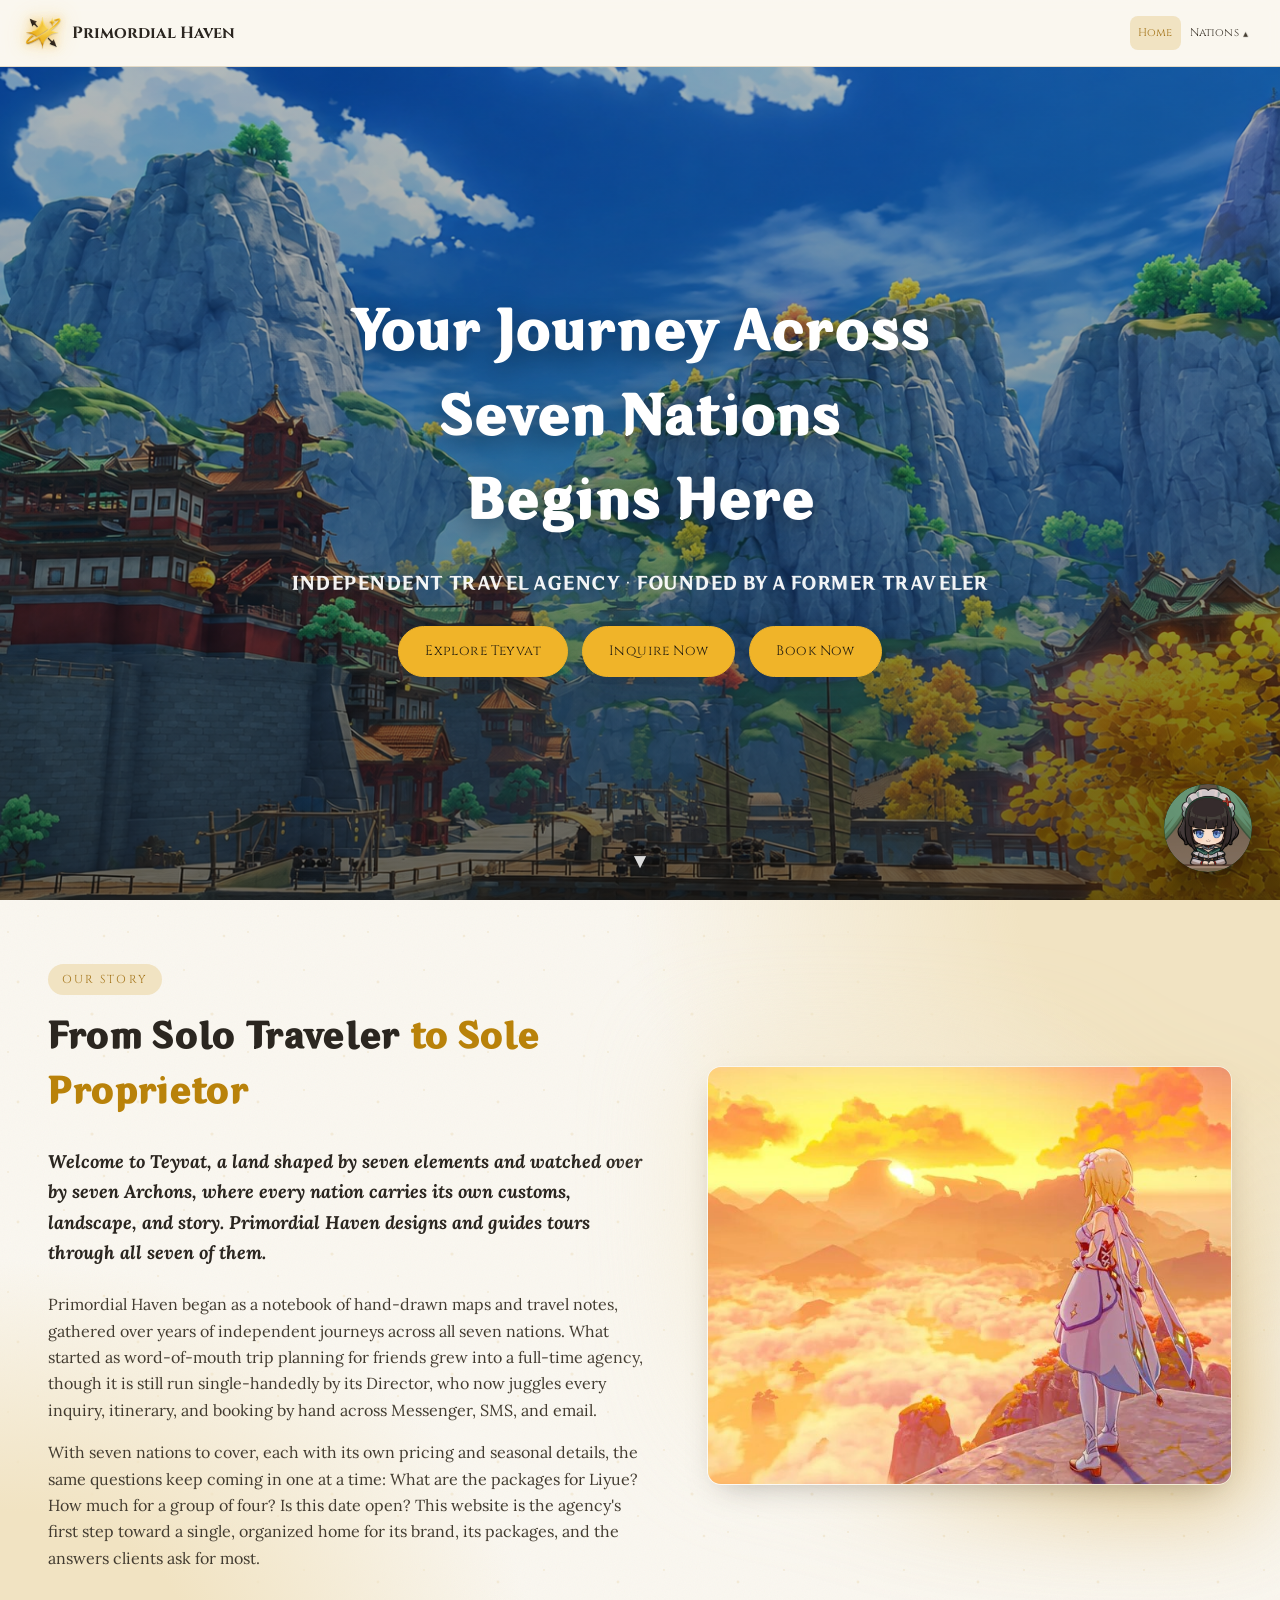
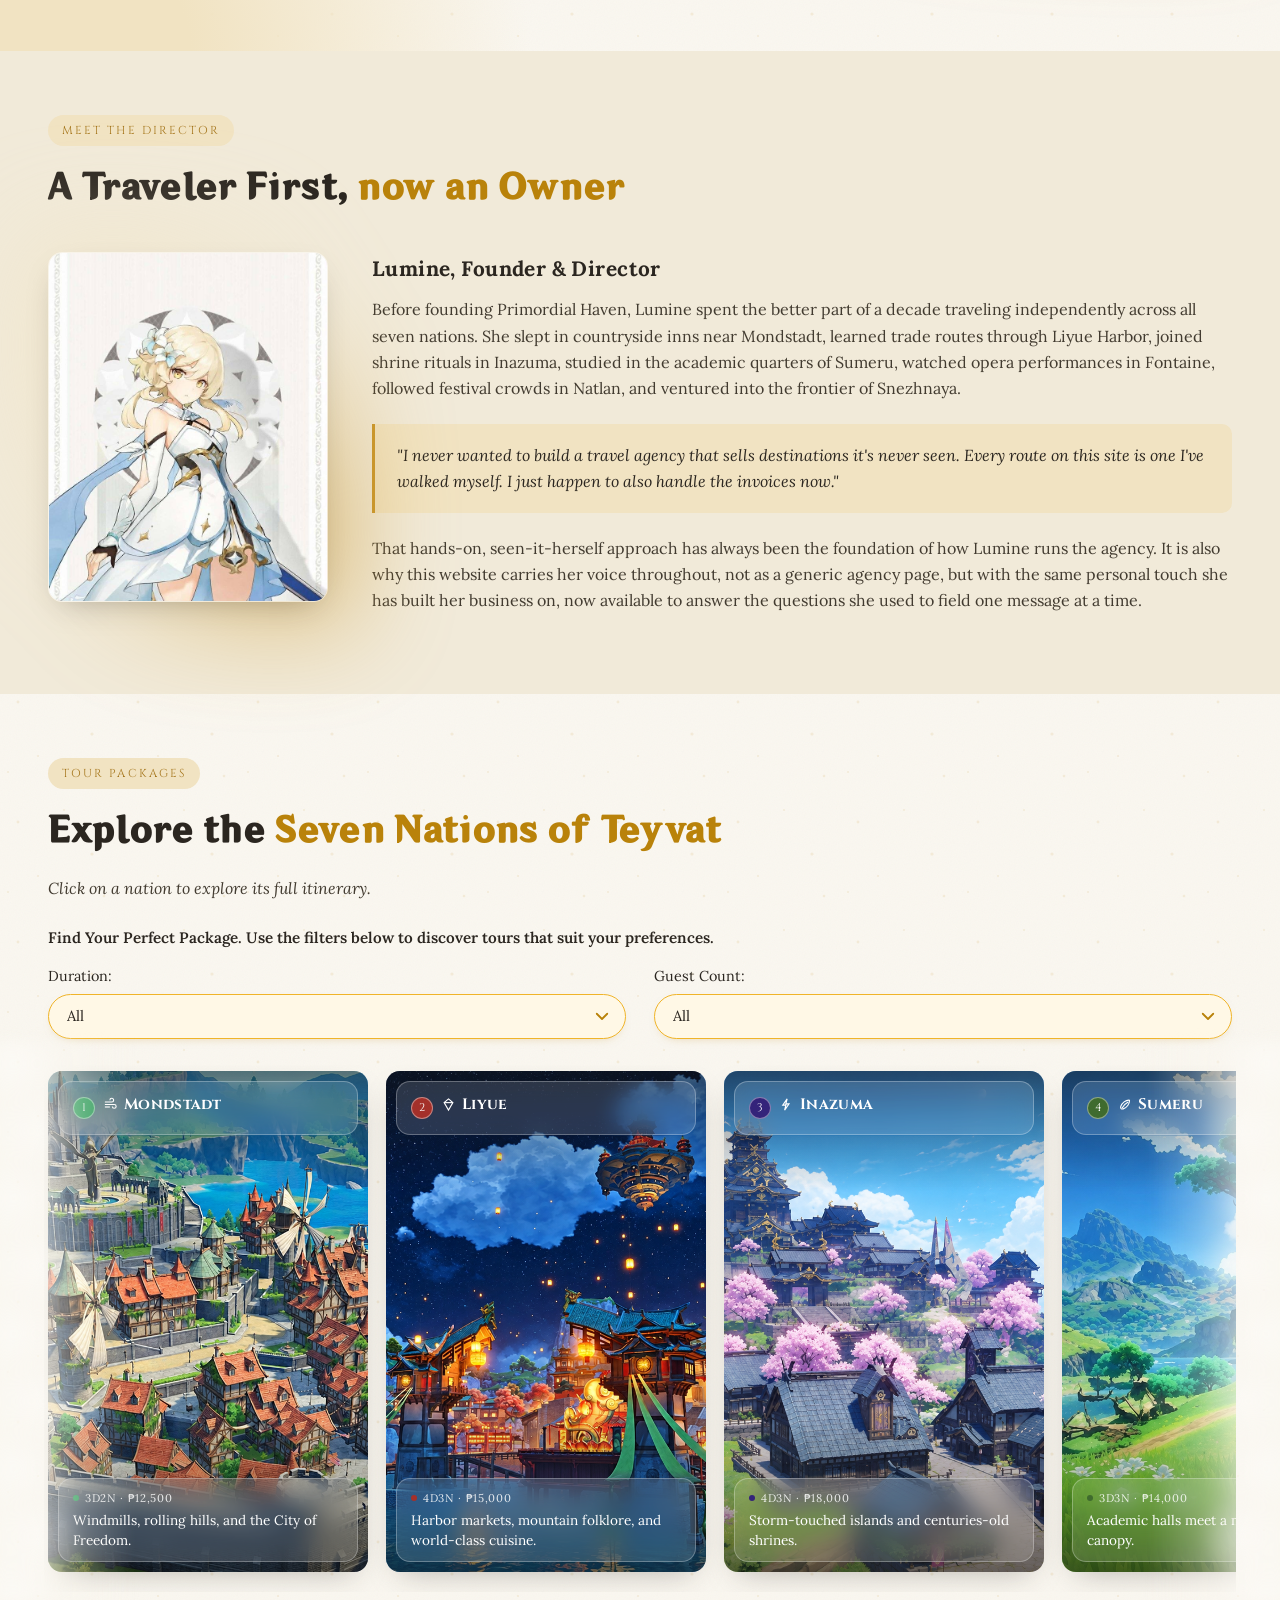
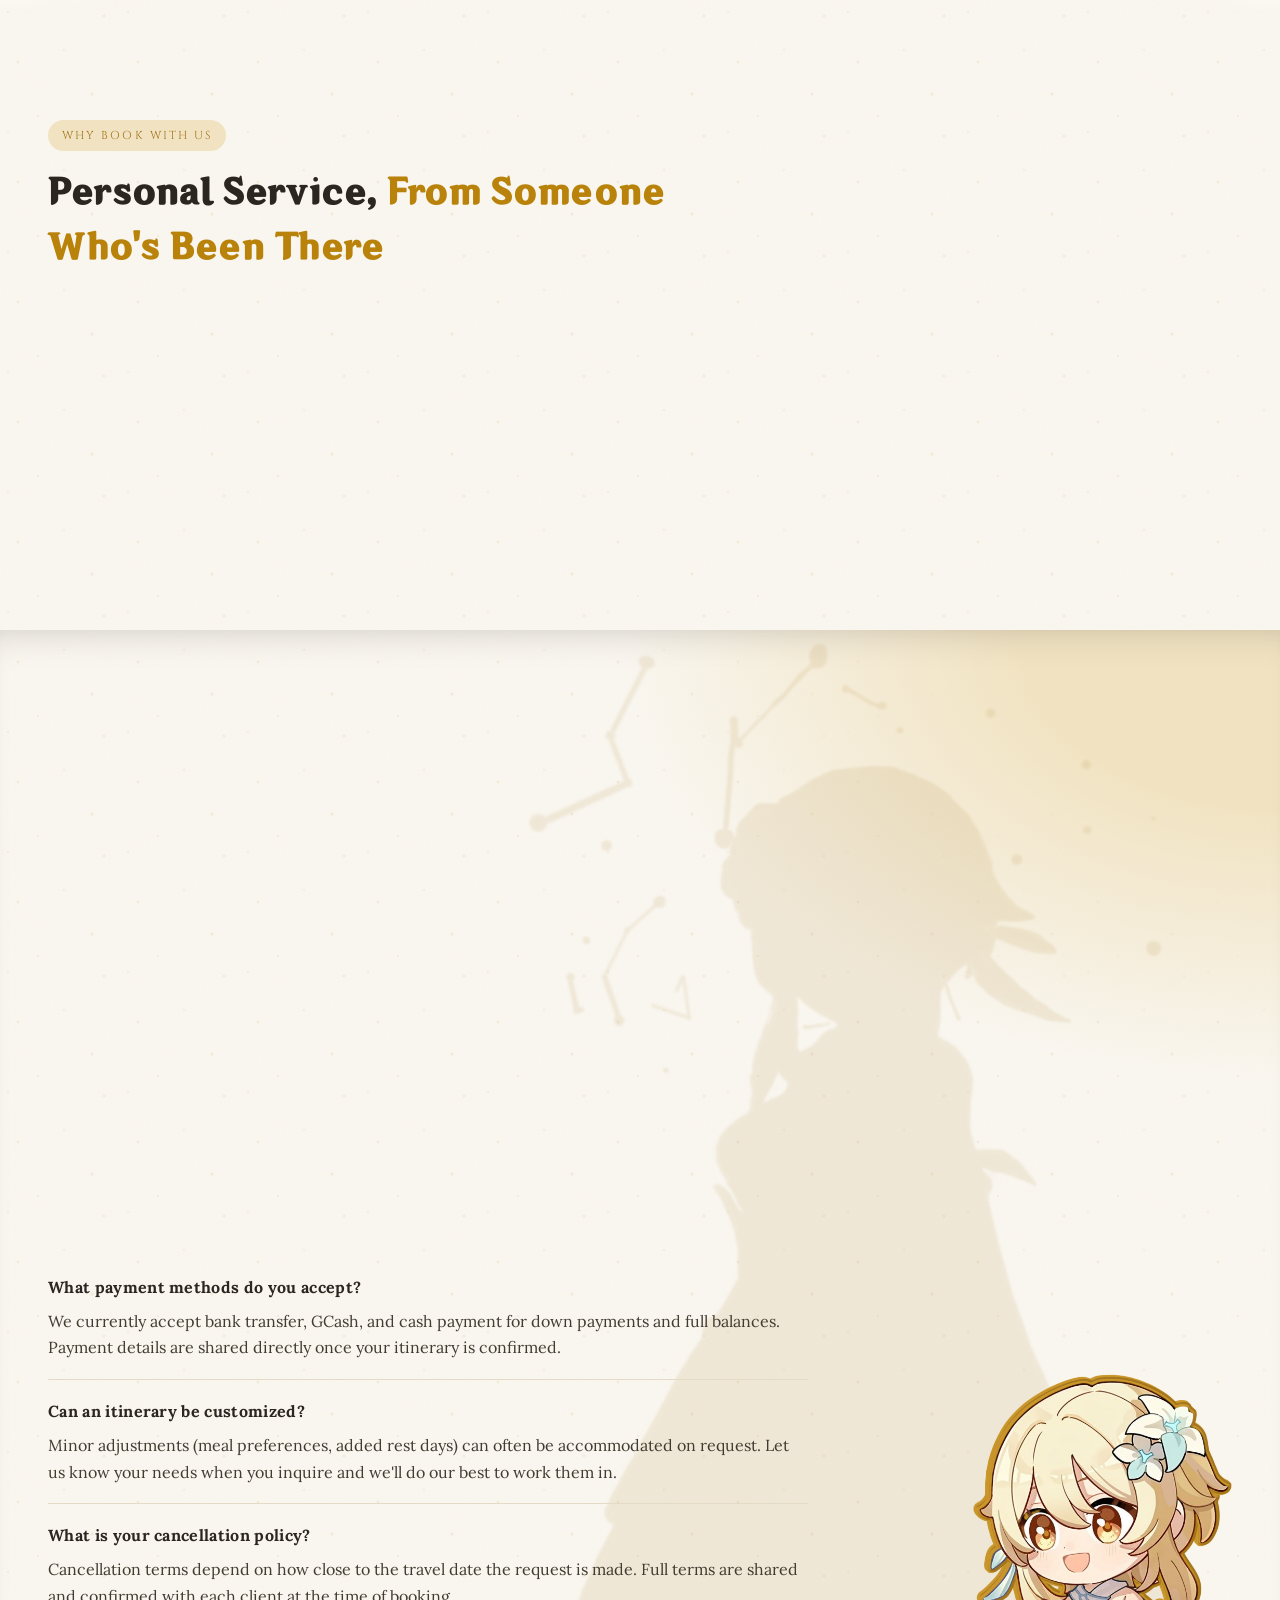
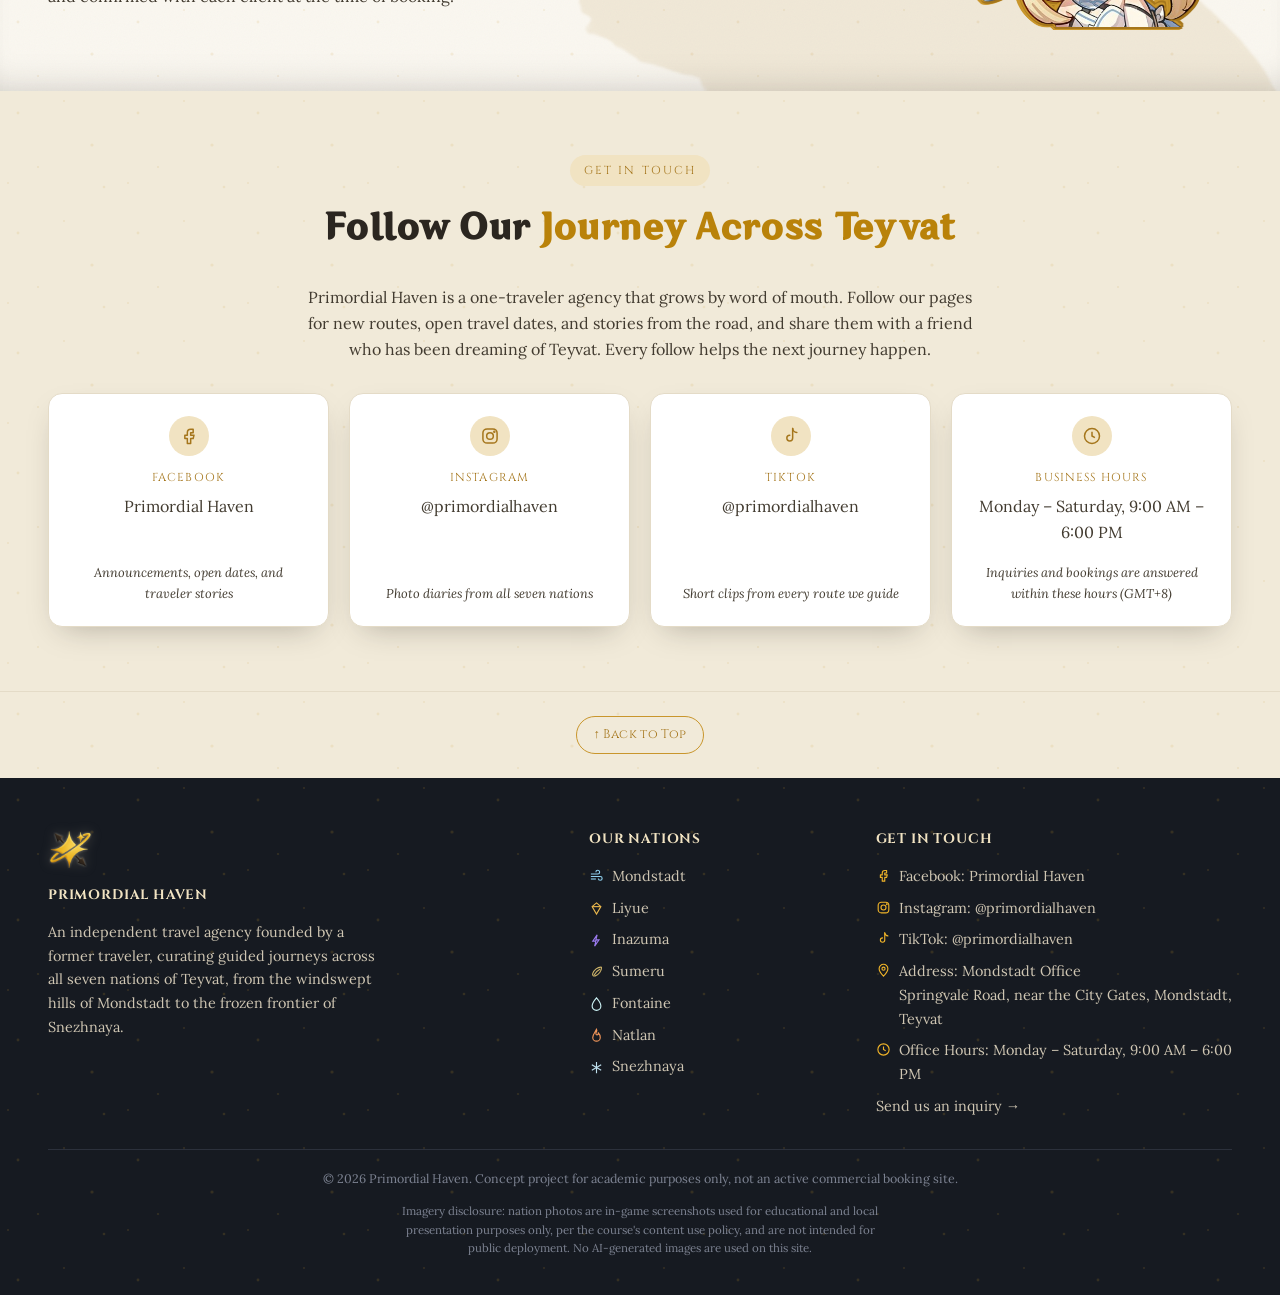
<file: index.html>
<!DOCTYPE html>
<html lang="en">
<head>
<meta charset="UTF-8">
<meta name="viewport" content="width=device-width, initial-scale=1.0">
<title>Home | Primordial Haven</title>
<meta name="description" content="Primordial Haven is an independent travel agency founded by a former traveler, offering guided tours across all seven nations of Teyvat.">
<meta property="og:type" content="website">
<meta property="og:title" content="Home | Primordial Haven">
<meta property="og:description" content="Primordial Haven is an independent travel agency founded by a former traveler, offering guided tours across all seven nations of Teyvat.">
<meta property="og:image" content="assets/img/home-hero.png">
<link rel="icon" type="image/png" href="assets/img/logo-shadow-transparent.png">
<link rel="preconnect" href="https://fonts.googleapis.com">
<link
  href="https://fonts.googleapis.com/css2?family=Cinzel:wght@500;600;700&family=Lora:ital,wght@0,400;0,500;0,600;1,400&display=swap"
  rel="stylesheet">
<link rel="stylesheet" href="assets/css/style.css">
<link rel="stylesheet" href="assets/css/forms.css">
</head>
<body id="top" class="home-page">

  <!-- Logo + navigation bar, same on every page -->
  <header class="site-header">
    <div class="nav-wrap">
      <a href="index.html" class="logo" title="Return to Home">
        <img class="logo-mark" src="assets/img/logo-shadow-transparent.png" alt="Primordial Haven">Primordial Haven</a>
      <nav class="primary-nav">
      <a href="index.html" class="active">Home</a>
      <div class="nav-dropdown">
        <button type="button" class="nav-dropdown-toggle">Nations</button>
        <div class="nav-dropdown-menu">
          <a href="mondstadt.html"><svg class="nation-icon nation-icon-mondstadt" viewBox="0 0 24 24" fill="none" stroke="currentColor" stroke-width="1.8" aria-hidden="true"><title>Anemo (Wind)</title><path d="M3 8h11a3 3 0 1 0-3-3"/><path d="M3 12h15a3 3 0 1 1-3 3"/><path d="M3 16h8"/></svg>Mondstadt</a>
          <a href="liyue.html"><svg class="nation-icon nation-icon-liyue" viewBox="0 0 24 24" fill="none" stroke="currentColor" stroke-width="1.8" aria-hidden="true"><title>Geo (Rock)</title><path d="M12 3l7 6-7 12-7-12z"/><path d="M5 9h14"/></svg>Liyue</a>
          <a href="inazuma.html"><svg class="nation-icon nation-icon-inazuma" viewBox="0 0 24 24" fill="none" stroke="currentColor" stroke-width="1.8" aria-hidden="true"><title>Electro (Lightning)</title><path d="M13 3 6 13h5l-2 8 7-10h-5l2-8z"/></svg>Inazuma</a>
          <a href="sumeru.html"><svg class="nation-icon nation-icon-sumeru" viewBox="0 0 24 24" fill="none" stroke="currentColor" stroke-width="1.8" aria-hidden="true"><title>Dendro (Nature)</title><path d="M19 5C14 5 8 9 6 15c-1 3 1 5 4 4 6-2 10-8 10-13 0-.5-.5-1-1-1Z"/><path d="M8 18c2-4 6-8 10-10"/></svg>Sumeru</a>
          <a href="fontaine.html"><svg class="nation-icon nation-icon-fontaine" viewBox="0 0 24 24" fill="none" stroke="currentColor" stroke-width="1.8" aria-hidden="true"><title>Hydro (Water)</title><path d="M12 3s7 8 7 13a7 7 0 0 1-14 0c0-5 7-13 7-13Z"/></svg>Fontaine</a>
          <a href="natlan.html"><svg class="nation-icon nation-icon-natlan" viewBox="0 0 24 24" fill="none" stroke="currentColor" stroke-width="1.8" aria-hidden="true"><title>Pyro (Fire)</title><path d="M12 2c2 3-1 4-1 7 0 1.5 1 2 2 2 1.5 0 2-1.5 2-3 2 2 3 5 3 7a6 6 0 0 1-12 0c0-5 4-8 6-13Z"/></svg>Natlan</a>
          <a href="snezhnaya.html"><svg class="nation-icon nation-icon-snezhnaya" viewBox="0 0 24 24" fill="none" stroke="currentColor" stroke-width="1.8" aria-hidden="true"><title>Cryo (Ice)</title><path d="M12 3v18M4.5 7.5l15 9M19.5 7.5l-15 9"/></svg>Snezhnaya</a>
        </div>
      </div>
      </nav>
    </div>
  </header>

  <main>
  <!-- Hero: full-width photo with the main headline and two buttons -->
  <section class="hero hero-full">
    <div class="hero-media animate-pan">
      <img src="assets/img/home-hero.png" alt="Scenic view of Teyvat">
    </div>
    <div class="hero-content-full">
      <h1>Your Journey Across Seven Nations Begins Here</h1>
      <p class="lede">Independent Travel Agency &middot; Founded by a Former Traveler</p>
      <div class="btn-row">
        <a href="#nations" class="btn">Explore Teyvat</a>
        <a href="#contact" class="btn btn-outline" data-open-form="inquiry">Inquire Now</a>
        <a href="#book" class="btn btn-book" data-open-form="booking">Book Now</a>
      </div>
    </div>
    <a href="#about" class="scroll-cue" aria-label="Scroll down to learn more">&#9660;</a>
  </section>

   <!-- Our Story: how the agency started and why this site exists -->
  <section class="block story-section" id="about">
    <div class="container story-layout">
      <div class="story-text">
        <div class="section-head">
          <span class="eyebrow">Our Story</span>
          <h2>From Solo Traveler <span class="accent-gold">to Sole Proprietor</span></h2>
        </div>
        <p class="lede-center">Welcome to Teyvat, a land shaped by seven elements and watched
        over by seven Archons, where every nation carries its own customs, landscape, and story.
        Primordial Haven designs and guides tours through all seven of them.</p>
        <div class="story-body">
          <p>Primordial Haven began as a notebook of hand-drawn maps and travel notes,
          gathered over years of independent journeys across all seven nations. What started as
          word-of-mouth trip planning for friends grew into a full-time agency, though it is still
          run single-handedly by its Director, who now juggles every inquiry, itinerary, and
          booking by hand across Messenger, SMS, and email.</p>
          <p>With seven nations to cover, each with its own pricing and seasonal details, the same
          questions keep coming in one at a time: What are the packages for Liyue? How much for a
          group of four? Is this date open? This website is the agency's first step toward a
          single, organized home for its brand, its packages, and the answers clients ask for
          most.</p>
        </div>
      </div>
      <div class="photo-frame-wrap story-photo">
        <div class="photo-frame">
          <img src="assets/img/lumine-horizon.jpg" alt="Lumine looking out over a sea of clouds at sunset" loading="lazy">
        </div>
      </div>
    </div>
  </section>

  <!-- Meet the Director: Lumine's photo and bio -->
  <section class="block alt" id="director">
    <div class="container">
      <div class="section-head">
        <span class="eyebrow">Meet the Director</span>
        <h2 class="nowrap-heading">A Traveler First, <span class="accent-gold">now an Owner</span></h2>
      </div>
      <div class="profile-wrap">
        <div class="photo-frame-wrap">
          <div class="photo-frame portrait">
            <img src="assets/img/founder-portrait.jpg" alt="Lumine, Founder and Director of Primordial Haven" style="object-position:50% 8%;">
          </div>
        </div>
        <div>
          <h3 style="font-family:'Lora',serif;font-size:1.3rem;">Lumine, Founder &amp; Director</h3>
          <p>Before founding Primordial Haven, Lumine spent the better part of a decade
          traveling independently across all seven nations. She slept in countryside inns
          near Mondstadt, learned trade routes through Liyue Harbor, joined shrine rituals in
          Inazuma, studied in the academic quarters of Sumeru, watched opera performances in
          Fontaine, followed festival crowds in Natlan, and ventured into the frontier of
          Snezhnaya.</p>
          <blockquote>"I never wanted to build a travel agency that sells destinations it's never
          seen. Every route on this site is one I've walked myself. I just happen to also
          handle the invoices now."</blockquote>
          <p>That hands-on, seen-it-herself approach has always been the foundation of how Lumine
          runs the agency. It is also why this website carries her voice throughout, not as a
          generic agency page, but with the same personal touch she has built her business on, now
          available to answer the questions she used to field one message at a time.</p>
        </div>
      </div>
    </div>
  </section>

  <!-- Explore the Seven Nations: one card per nation -->
  <section class="block" id="nations">
    <div class="container">
      <div class="section-head">
        <span class="eyebrow">Tour Packages</span>
        <h2 class="nowrap-heading">Explore the <span class="accent-gold">Seven Nations of Teyvat</span></h2>
        <p class="nations-caption">Click on a nation to explore its full itinerary.</p>
      </div>
      <!-- Package filters: narrow the nation cards by duration and group size -->
      <div class="package-filter">
        <p class="package-filter-intro">Find Your Perfect Package. Use the filters below to discover tours that suit your preferences.</p>
        <div class="package-filter-row">
          <div class="filter-field">
            <label for="filter-duration">Duration:</label>
            <select id="filter-duration">
              <option value="all">All</option>
              <option value="3 Days, 2 Nights">3 Days, 2 Nights</option>
              <option value="3 Days, 3 Nights">3 Days, 3 Nights</option>
              <option value="4 Days, 3 Nights">4 Days, 3 Nights</option>
              <option value="5 Days, 4 Nights">5 Days, 4 Nights</option>
            </select>
          </div>
          <div class="filter-field">
            <label for="filter-guests">Guest Count:</label>
            <select id="filter-guests">
              <option value="all">All</option>
              <option value="1-2">1&ndash;2 Guests (Solo or Pair)</option>
              <option value="3-5">3&ndash;5 Guests (Small Group)</option>
              <option value="6-8">6&ndash;8 Guests (Group)</option>
              <option value="9-10">9&ndash;10 Guests (Large Group)</option>
            </select>
          </div>
        </div>
        <p class="package-filter-empty" id="filter-empty" role="status" aria-live="polite" hidden>
          No packages match those filters yet. Try a different duration or guest count, or
          <button type="button" class="filter-reset" id="filter-reset">show all packages</button>.
        </p>
      </div>
      <div class="nations-carousel">
        <div class="nations-track">
          <a id="slide-mondstadt" class="nation-slide" href="mondstadt.html" data-duration="3 Days, 2 Nights" data-min-guests="1" data-max-guests="6" style="background-image:url('assets/img/mondstadt-hero.png');--nc:#2f9e5c;">
            <div class="nation-slide-top">
              <span class="nation-slide-num">1</span>
              <h3><svg class="nation-icon" viewBox="0 0 24 24" fill="none" stroke="currentColor" stroke-width="1.8" aria-hidden="true"><title>Anemo (Wind)</title><path d="M3 8h11a3 3 0 1 0-3-3"/><path d="M3 12h15a3 3 0 1 1-3 3"/><path d="M3 16h8"/></svg>Mondstadt</h3>
            </div>
            <div class="nation-slide-bottom">
              <span class="region">3D2N &middot; &#8369;12,500</span>
              <p>Windmills, rolling hills, and the City of Freedom.</p>
            </div>
          </a>
          <a id="slide-liyue" class="nation-slide" href="liyue.html" data-duration="4 Days, 3 Nights" data-min-guests="4" data-max-guests="8" style="background-image:url('assets/img/liyue-hero.png');--nc:#a4302a;">
            <div class="nation-slide-top">
              <span class="nation-slide-num">2</span>
              <h3><svg class="nation-icon" viewBox="0 0 24 24" fill="none" stroke="currentColor" stroke-width="1.8" aria-hidden="true"><title>Geo (Rock)</title><path d="M12 3l7 6-7 12-7-12z"/><path d="M5 9h14"/></svg>Liyue</h3>
            </div>
            <div class="nation-slide-bottom">
              <span class="region">4D3N &middot; &#8369;15,000</span>
              <p>Harbor markets, mountain folklore, and world-class cuisine.</p>
            </div>
          </a>
          <a id="slide-inazuma" class="nation-slide" href="inazuma.html" data-duration="4 Days, 3 Nights" data-min-guests="4" data-max-guests="6" style="background-image:url('assets/img/inazuma-hero.png');--nc:#34237a;">
            <div class="nation-slide-top">
              <span class="nation-slide-num">3</span>
              <h3><svg class="nation-icon" viewBox="0 0 24 24" fill="none" stroke="currentColor" stroke-width="1.8" aria-hidden="true"><title>Electro (Lightning)</title><path d="M13 3 6 13h5l-2 8 7-10h-5l2-8z"/></svg>Inazuma</h3>
            </div>
            <div class="nation-slide-bottom">
              <span class="region">4D3N &middot; &#8369;18,000</span>
              <p>Storm-touched islands and centuries-old shrines.</p>
            </div>
          </a>
          <a id="slide-sumeru" class="nation-slide" href="sumeru.html" data-duration="3 Days, 3 Nights" data-min-guests="1" data-max-guests="5" style="background-image:url('assets/img/sumeru-hero.png');--nc:#3f6b2e;">
            <div class="nation-slide-top">
              <span class="nation-slide-num">4</span>
              <h3><svg class="nation-icon" viewBox="0 0 24 24" fill="none" stroke="currentColor" stroke-width="1.8" aria-hidden="true"><title>Dendro (Nature)</title><path d="M19 5C14 5 8 9 6 15c-1 3 1 5 4 4 6-2 10-8 10-13 0-.5-.5-1-1-1Z"/><path d="M8 18c2-4 6-8 10-10"/></svg>Sumeru</h3>
            </div>
            <div class="nation-slide-bottom">
              <span class="region">3D3N &middot; &#8369;14,000</span>
              <p>Academic halls meet a mystical rainforest canopy.</p>
            </div>
          </a>
          <a id="slide-fontaine" class="nation-slide" href="fontaine.html" data-duration="5 Days, 4 Nights" data-min-guests="2" data-max-guests="6" style="background-image:url('assets/img/fontaine-hero.png');--nc:#1f9db5;">
            <div class="nation-slide-top">
              <span class="nation-slide-num">5</span>
              <h3><svg class="nation-icon" viewBox="0 0 24 24" fill="none" stroke="currentColor" stroke-width="1.8" aria-hidden="true"><title>Hydro (Water)</title><path d="M12 3s7 8 7 13a7 7 0 0 1-14 0c0-5 7-13 7-13Z"/></svg>Fontaine</h3>
            </div>
            <div class="nation-slide-bottom">
              <span class="region">5D4N &middot; &#8369;20,000</span>
              <p>Canals, courtrooms, and clockwork elegance.</p>
            </div>
          </a>
          <a id="slide-natlan" class="nation-slide" href="natlan.html" data-duration="4 Days, 3 Nights" data-min-guests="4" data-max-guests="10" style="background-image:url('assets/img/natlan-hero.png');--nc:#a8391c;">
            <div class="nation-slide-top">
              <span class="nation-slide-num">6</span>
              <h3><svg class="nation-icon" viewBox="0 0 24 24" fill="none" stroke="currentColor" stroke-width="1.8" aria-hidden="true"><title>Pyro (Fire)</title><path d="M12 2c2 3-1 4-1 7 0 1.5 1 2 2 2 1.5 0 2-1.5 2-3 2 2 3 5 3 7a6 6 0 0 1-12 0c0-5 4-8 6-13Z"/></svg>Natlan</h3>
            </div>
            <div class="nation-slide-bottom">
              <span class="region">4D3N &middot; &#8369;16,500</span>
              <p>Volcanic ridgelines, hot springs, and tribal festivals.</p>
            </div>
          </a>
          <a id="slide-snezhnaya" class="nation-slide" href="snezhnaya.html" data-duration="5 Days, 4 Nights" data-min-guests="2" data-max-guests="6" style="background-image:url('assets/img/snezhnaya-hero.png');--nc:#5b7480;">
            <div class="nation-slide-top">
              <span class="nation-slide-num">7</span>
              <h3><svg class="nation-icon" viewBox="0 0 24 24" fill="none" stroke="currentColor" stroke-width="1.8" aria-hidden="true"><title>Cryo (Ice)</title><path d="M12 3v18M4.5 7.5l15 9M19.5 7.5l-15 9"/></svg>Snezhnaya</h3>
            </div>
            <div class="nation-slide-bottom">
              <span class="region">5D4N &middot; &#8369;22,000</span>
              <p>Frost-bound valleys beneath the aurora.</p>
            </div>
          </a>
        </div>
      </div>
    </div>
  </section>

  <!-- Why Book With Us: 3 plain cards, same style as every other card -->
  <section class="block">
    <div class="container">
      <div class="section-head">
        <span class="eyebrow">Why Book With Us</span>
        <h2>Personal Service, <span class="accent-gold">From Someone Who's Been There</span></h2>
      </div>
      <div class="grid grid-3">
        <div class="card">
          <span class="tag">Firsthand Routes</span>
          <h3>Traveler-Tested Itineraries</h3>
          <p>Every stop on every package has been personally visited and vetted by the Director,
          with no third-party guesswork.</p>
        </div>
        <div class="card">
          <span class="tag">One Point of Contact</span>
          <h3>No Middlemen, No Hand-Offs</h3>
          <p>You work directly with the person planning your trip from your first inquiry to your
          final payment follow-up.</p>
        </div>
        <div class="card">
          <span class="tag">Seven Nations, One Agency</span>
          <h3>Full Coverage of Teyvat</h3>
          <p>Whether it's a weekend in Mondstadt or a five-day expedition to Snezhnaya, every
          region is planned with the same level of care.</p>
        </div>
      </div>
    </div>
  </section>

  <!-- FAQ: general booking questions -->
  <section class="block faq-section" id="faq">
    <div class="container faq-layout">
      <div class="faq-content">
        <div class="section-head">
          <span class="eyebrow">Frequently Asked Questions</span>
          <h2>General <span class="accent-gold">Booking Questions</span></h2>
        </div>
        <div class="faq-item">
          <h4>How do I book a tour?</h4>
          <p>Tap Katheryne in the corner of any page and choose &ldquo;Book a trip&rdquo;, or use the Book This
          Journey button on a nation&rsquo;s page. Enter your dates, group size, and package, and we&rsquo;ll
          confirm availability and next steps, typically within 24 hours.</p>
        </div>
        <div class="faq-item">
          <h4>How much would a package cost for a group of 4?</h4>
          <p>All package prices are listed per person on each nation's page. Multiply the base price
          by your group size for an estimate. For example, the Liyue package (&#8369;15,000 per person)
          would total &#8369;60,000 for a group of 4. Let us know your group size when you inquire and
          we will confirm the exact total.</p>
        </div>
        <div class="faq-item">
          <h4>Is my preferred date available?</h4>
          <p>Availability is confirmed per batch and per nation. Send your preferred travel dates through
          the booking form and we will personally confirm whether a slot is open.</p>
        </div>
        <div class="faq-item">
          <h4>What payment methods do you accept?</h4>
          <p>We currently accept bank transfer, GCash, and cash payment for down payments and full
          balances. Payment details are shared directly once your itinerary is confirmed.</p>
        </div>
        <div class="faq-item">
          <h4>Can an itinerary be customized?</h4>
          <p>Minor adjustments (meal preferences, added rest days) can often be accommodated on
          request. Let us know your needs when you inquire and we'll do our best to work them in.</p>
        </div>
        <div class="faq-item">
          <h4>What is your cancellation policy?</h4>
          <p>Cancellation terms depend on how close to the travel date the request is made. Full
          terms are shared and confirmed with each client at the time of booking.</p>
        </div>
      </div>
      <img class="faq-chibi" src="assets/img/chibis/lumine-home.png"
           alt="Lumine, thinking" loading="lazy">
    </div>
  </section>

  <!-- Get in Touch: follow and support the agency's social pages -->
  <section class="block alt" id="contact">
    <div class="container">
      <div class="section-head">
        <span class="eyebrow">Get In Touch</span>
        <h2>Follow Our <span class="accent-gold">Journey Across Teyvat</span></h2>
      </div>
      <p class="contact-lede">Primordial Haven is a one-traveler agency that grows by word of mouth. Follow our pages
      for new routes, open travel dates, and stories from the road, and share them with a friend who
      has been dreaming of Teyvat. Every follow helps the next journey happen.</p>
      <div class="contact-grid">
        <div class="contact-item">
          <div class="contact-icon" aria-hidden="true">
            <svg viewBox="0 0 24 24" fill="none" stroke="currentColor" stroke-width="1.8" stroke-linecap="round" stroke-linejoin="round"><path d="M14 8h3V4h-3a4 4 0 0 0-4 4v3H7v4h3v6h4v-6h3l1-4h-4V8a0 0 0 0 1 0 0Z"/></svg>
          </div>
          <span class="label">Facebook</span>
          <p>Primordial Haven</p>
          <span class="hint">Announcements, open dates, and traveler stories</span>
        </div>
        <div class="contact-item">
          <div class="contact-icon" aria-hidden="true">
            <svg viewBox="0 0 24 24" fill="none" stroke="currentColor" stroke-width="1.8" stroke-linecap="round" stroke-linejoin="round"><rect x="3.5" y="3.5" width="17" height="17" rx="5"/><circle cx="12" cy="12" r="4"/><circle cx="17.2" cy="6.8" r="0.6" fill="currentColor"/></svg>
          </div>
          <span class="label">Instagram</span>
          <p>@primordialhaven</p>
          <span class="hint">Photo diaries from all seven nations</span>
        </div>
        <div class="contact-item">
          <div class="contact-icon" aria-hidden="true">
            <svg viewBox="0 0 24 24" fill="none" stroke="currentColor" stroke-width="1.8" stroke-linecap="round" stroke-linejoin="round"><path d="M14 3v11.5a3.5 3.5 0 1 1-3.5-3.5"/><path d="M14 3c.4 2.8 2.3 4.6 5 4.8"/></svg>
          </div>
          <span class="label">TikTok</span>
          <p>@primordialhaven</p>
          <span class="hint">Short clips from every route we guide</span>
        </div>
        <div class="contact-item">
          <div class="contact-icon" aria-hidden="true">
            <svg viewBox="0 0 24 24" fill="none" stroke="currentColor" stroke-width="1.8"><circle cx="12" cy="12" r="9"/><path d="M12 7v5l3.5 2"/></svg>
          </div>
          <span class="label">Business Hours</span>
          <p>Monday &ndash; Saturday, 9:00 AM &ndash; 6:00 PM</p>
          <span class="hint">Inquiries and bookings are answered within these hours (GMT+8)</span>
        </div>
      </div>
    </div>
  </section>

  <!-- Bottom of page: back to the top -->
  <nav class="page-nav-section" aria-label="Page navigation">
    <div class="container page-nav page-nav-single">
      <span class="page-nav-home"><a href="#top" class="page-nav-top">&uarr; Back to Top</a></span>
    </div>
  </nav>
  </main>

  <!-- Footer: same on every page -->
  <footer class="site-footer">
    <div class="container">
      <div class="footer-grid">
        <div>
          <img class="footer-logo" src="assets/img/logo-shadow-transparent.png" alt="Primordial Haven">
          <h4>Primordial Haven</h4>
          <p style="color:#cfc6b3;font-size:0.9rem;max-width:38ch;">
            An independent travel agency founded by a former traveler, curating
            guided journeys across all seven nations of Teyvat, from the
            windswept hills of Mondstadt to the frozen frontier of Snezhnaya.
          </p>
        </div>
        <div>
          <h4>Our Nations</h4>
          <ul>
            <li><a href="mondstadt.html"><svg class="nation-icon nation-icon-mondstadt" viewBox="0 0 24 24" fill="none" stroke="currentColor" stroke-width="1.8" aria-hidden="true"><title>Anemo (Wind)</title><path d="M3 8h11a3 3 0 1 0-3-3"/><path d="M3 12h15a3 3 0 1 1-3 3"/><path d="M3 16h8"/></svg>Mondstadt</a></li>
            <li><a href="liyue.html"><svg class="nation-icon nation-icon-liyue" viewBox="0 0 24 24" fill="none" stroke="currentColor" stroke-width="1.8" aria-hidden="true"><title>Geo (Rock)</title><path d="M12 3l7 6-7 12-7-12z"/><path d="M5 9h14"/></svg>Liyue</a></li>
            <li><a href="inazuma.html"><svg class="nation-icon nation-icon-inazuma" viewBox="0 0 24 24" fill="none" stroke="currentColor" stroke-width="1.8" aria-hidden="true"><title>Electro (Lightning)</title><path d="M13 3 6 13h5l-2 8 7-10h-5l2-8z"/></svg>Inazuma</a></li>
            <li><a href="sumeru.html"><svg class="nation-icon nation-icon-sumeru" viewBox="0 0 24 24" fill="none" stroke="currentColor" stroke-width="1.8" aria-hidden="true"><title>Dendro (Nature)</title><path d="M19 5C14 5 8 9 6 15c-1 3 1 5 4 4 6-2 10-8 10-13 0-.5-.5-1-1-1Z"/><path d="M8 18c2-4 6-8 10-10"/></svg>Sumeru</a></li>
            <li><a href="fontaine.html"><svg class="nation-icon nation-icon-fontaine" viewBox="0 0 24 24" fill="none" stroke="currentColor" stroke-width="1.8" aria-hidden="true"><title>Hydro (Water)</title><path d="M12 3s7 8 7 13a7 7 0 0 1-14 0c0-5 7-13 7-13Z"/></svg>Fontaine</a></li>
            <li><a href="natlan.html"><svg class="nation-icon nation-icon-natlan" viewBox="0 0 24 24" fill="none" stroke="currentColor" stroke-width="1.8" aria-hidden="true"><title>Pyro (Fire)</title><path d="M12 2c2 3-1 4-1 7 0 1.5 1 2 2 2 1.5 0 2-1.5 2-3 2 2 3 5 3 7a6 6 0 0 1-12 0c0-5 4-8 6-13Z"/></svg>Natlan</a></li>
            <li><a href="snezhnaya.html"><svg class="nation-icon nation-icon-snezhnaya" viewBox="0 0 24 24" fill="none" stroke="currentColor" stroke-width="1.8" aria-hidden="true"><title>Cryo (Ice)</title><path d="M12 3v18M4.5 7.5l15 9M19.5 7.5l-15 9"/></svg>Snezhnaya</a></li>
          </ul>
        </div>
        <div>
          <h4>Get In Touch</h4>
          <ul>
            <li><a class="footer-contact-link" href="https://www.facebook.com/PrimordialHaven" target="_blank" rel="noopener noreferrer" aria-label="Facebook: Primordial Haven (opens in a new tab)">
              <span class="footer-icon" aria-hidden="true">
                <svg viewBox="0 0 24 24" fill="none" stroke="currentColor" stroke-width="1.8" stroke-linecap="round" stroke-linejoin="round"><path d="M14 8h3V4h-3a4 4 0 0 0-4 4v3H7v4h3v6h4v-6h3l1-4h-4V8a0 0 0 0 1 0 0Z"/></svg>
              </span><span>Facebook: Primordial Haven</span></a></li>
            <li><a class="footer-contact-link" href="https://www.instagram.com/primordialhaven/" target="_blank" rel="noopener noreferrer" aria-label="Instagram: @primordialhaven (opens in a new tab)">
              <span class="footer-icon" aria-hidden="true">
                <svg viewBox="0 0 24 24" fill="none" stroke="currentColor" stroke-width="1.8" stroke-linecap="round" stroke-linejoin="round"><rect x="3.5" y="3.5" width="17" height="17" rx="5"/><circle cx="12" cy="12" r="4"/><circle cx="17.2" cy="6.8" r="0.6" fill="currentColor"/></svg>
              </span><span>Instagram: @primordialhaven</span></a></li>
            <li><a class="footer-contact-link" href="https://www.tiktok.com/@primordialhaven" target="_blank" rel="noopener noreferrer" aria-label="TikTok: @primordialhaven (opens in a new tab)">
              <span class="footer-icon" aria-hidden="true">
                <svg viewBox="0 0 24 24" fill="none" stroke="currentColor" stroke-width="1.8" stroke-linecap="round" stroke-linejoin="round"><path d="M14 3v11.5a3.5 3.5 0 1 1-3.5-3.5"/><path d="M14 3c.4 2.8 2.3 4.6 5 4.8"/></svg>
              </span><span>TikTok: @primordialhaven</span></a></li>
            <li><a class="footer-contact-link" href="index.html#contact">
              <span class="footer-icon" aria-hidden="true">
                <svg viewBox="0 0 24 24" fill="none" stroke="currentColor" stroke-width="1.8"><path d="M12 21s7-7.5 7-12a7 7 0 1 0-14 0c0 4.5 7 12 7 12Z"/><circle cx="12" cy="9" r="2.5"/></svg>
              </span><span>Address: Mondstadt Office<br>Springvale Road, near the City Gates, Mondstadt, Teyvat</span></a></li>
            <li><a class="footer-contact-link" href="index.html#contact">
              <span class="footer-icon" aria-hidden="true">
                <svg viewBox="0 0 24 24" fill="none" stroke="currentColor" stroke-width="1.8"><circle cx="12" cy="12" r="9"/><path d="M12 7v5l3.5 2"/></svg>
              </span><span>Office Hours: Monday &ndash; Saturday, 9:00 AM &ndash; 6:00 PM</span></a></li>
            <li><a href="#inquire" data-open-form="inquiry">Send us an inquiry &rarr;</a></li>
          </ul>
        </div>
      </div>
      <div class="footer-note">
        <span>&copy; 2026 Primordial Haven. Concept project for academic purposes only, not an active commercial booking site.</span>
      </div>
      <p class="disclosure" style="margin-top:14px;">
        Imagery disclosure: nation photos are in-game screenshots used for educational and local
        presentation purposes only, per the course's content use policy, and are not intended for
        public deployment. No AI-generated images are used on this site.
      </p>
    </div>
  </footer>
<script src="assets/js/package-filter.js" defer></script>
<script src="assets/js/packages.js" defer></script>
<script src="assets/js/form-utils.js" defer></script>
<script src="assets/js/form-modal.js" defer></script>
<script src="assets/js/booking-form.js" defer></script>
<script src="assets/js/inquiry-form.js" defer></script>
<script src="assets/js/katheryne.js" defer></script>
<script src="assets/js/motion.js" defer></script>
</body>
</html>
</file>
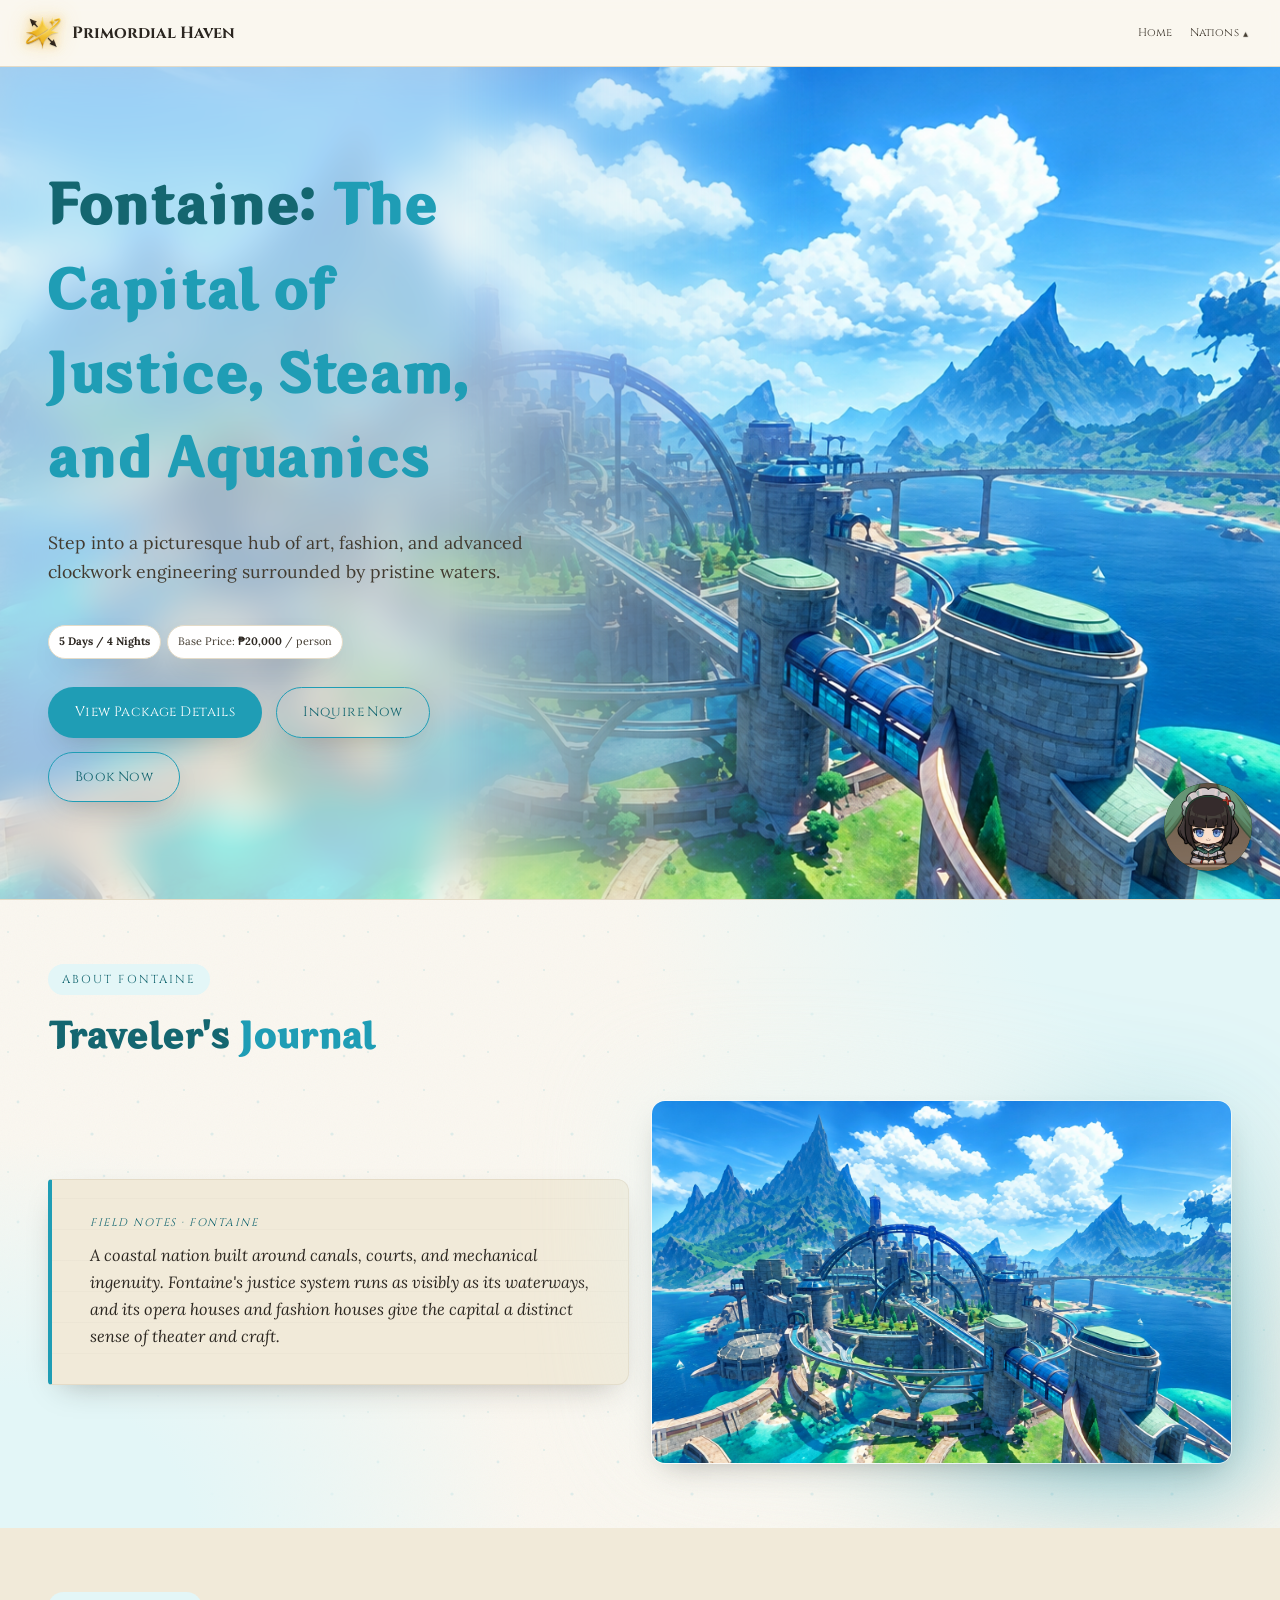
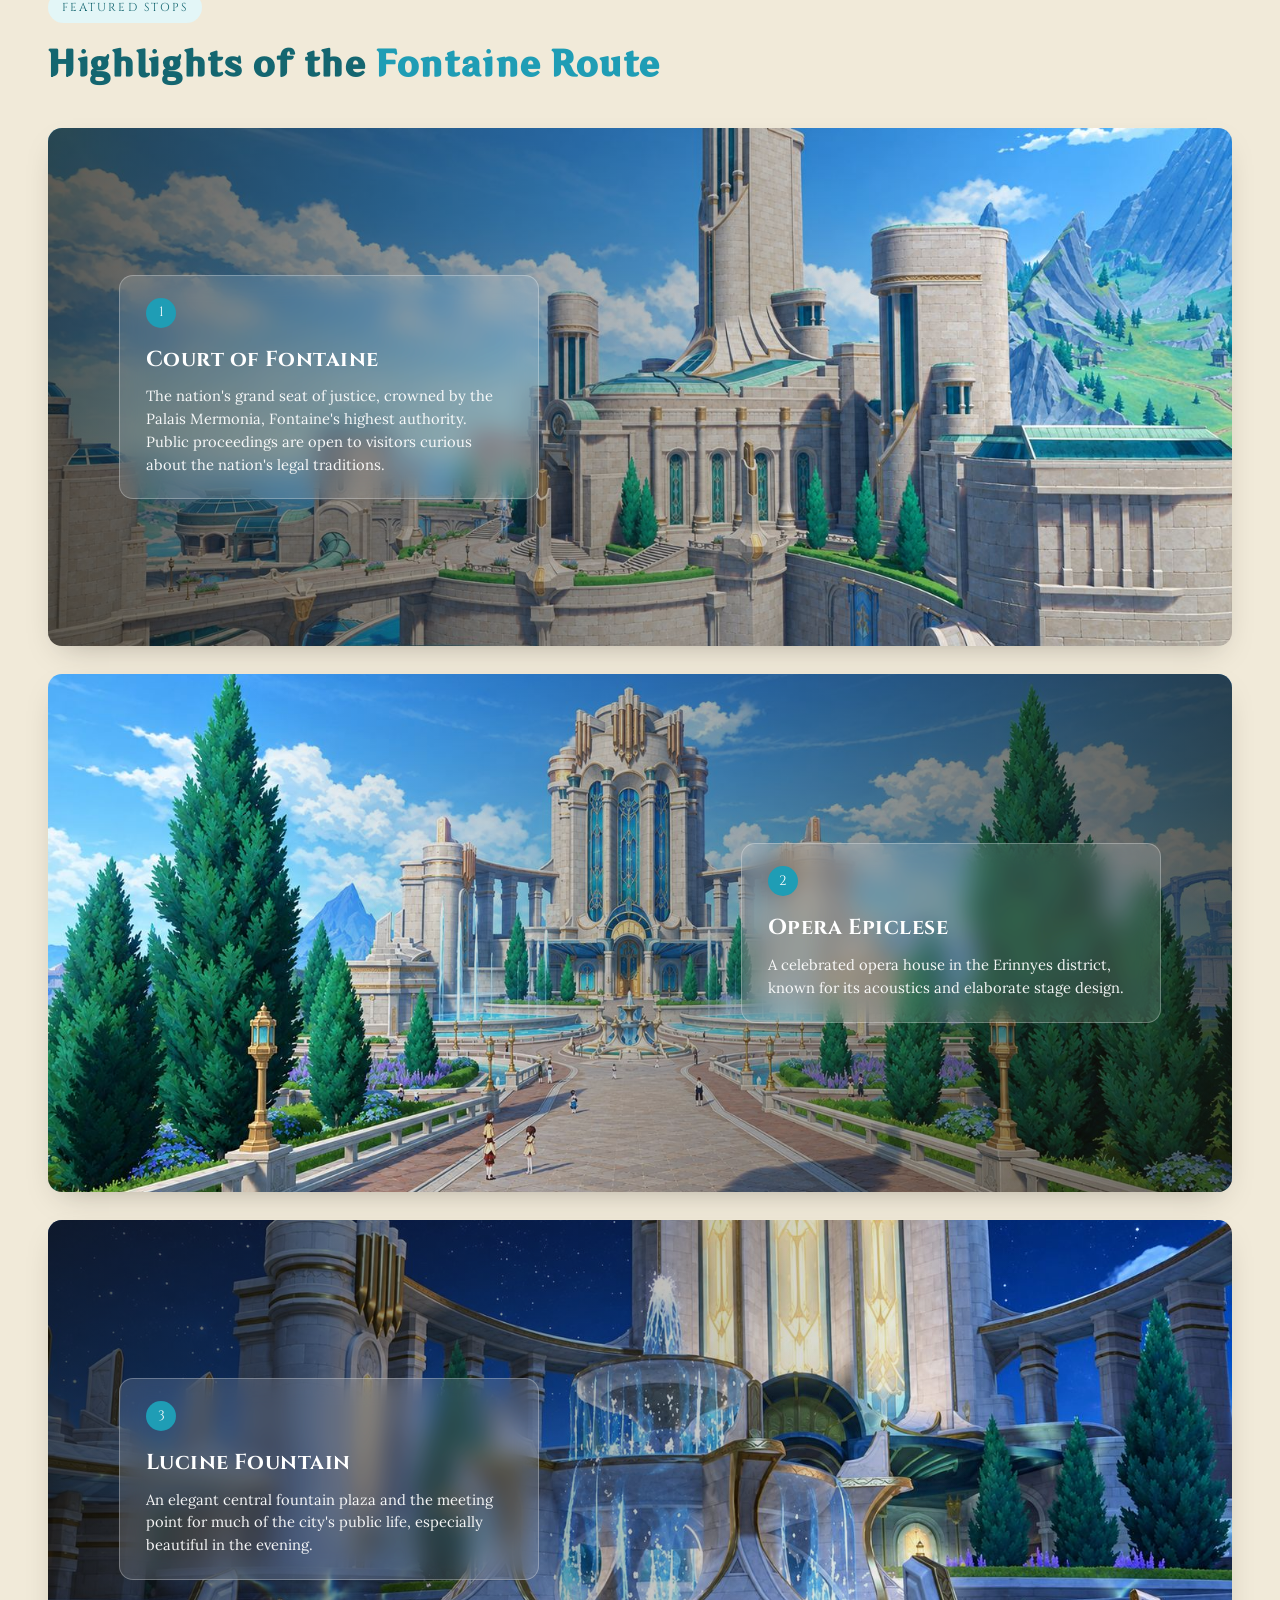
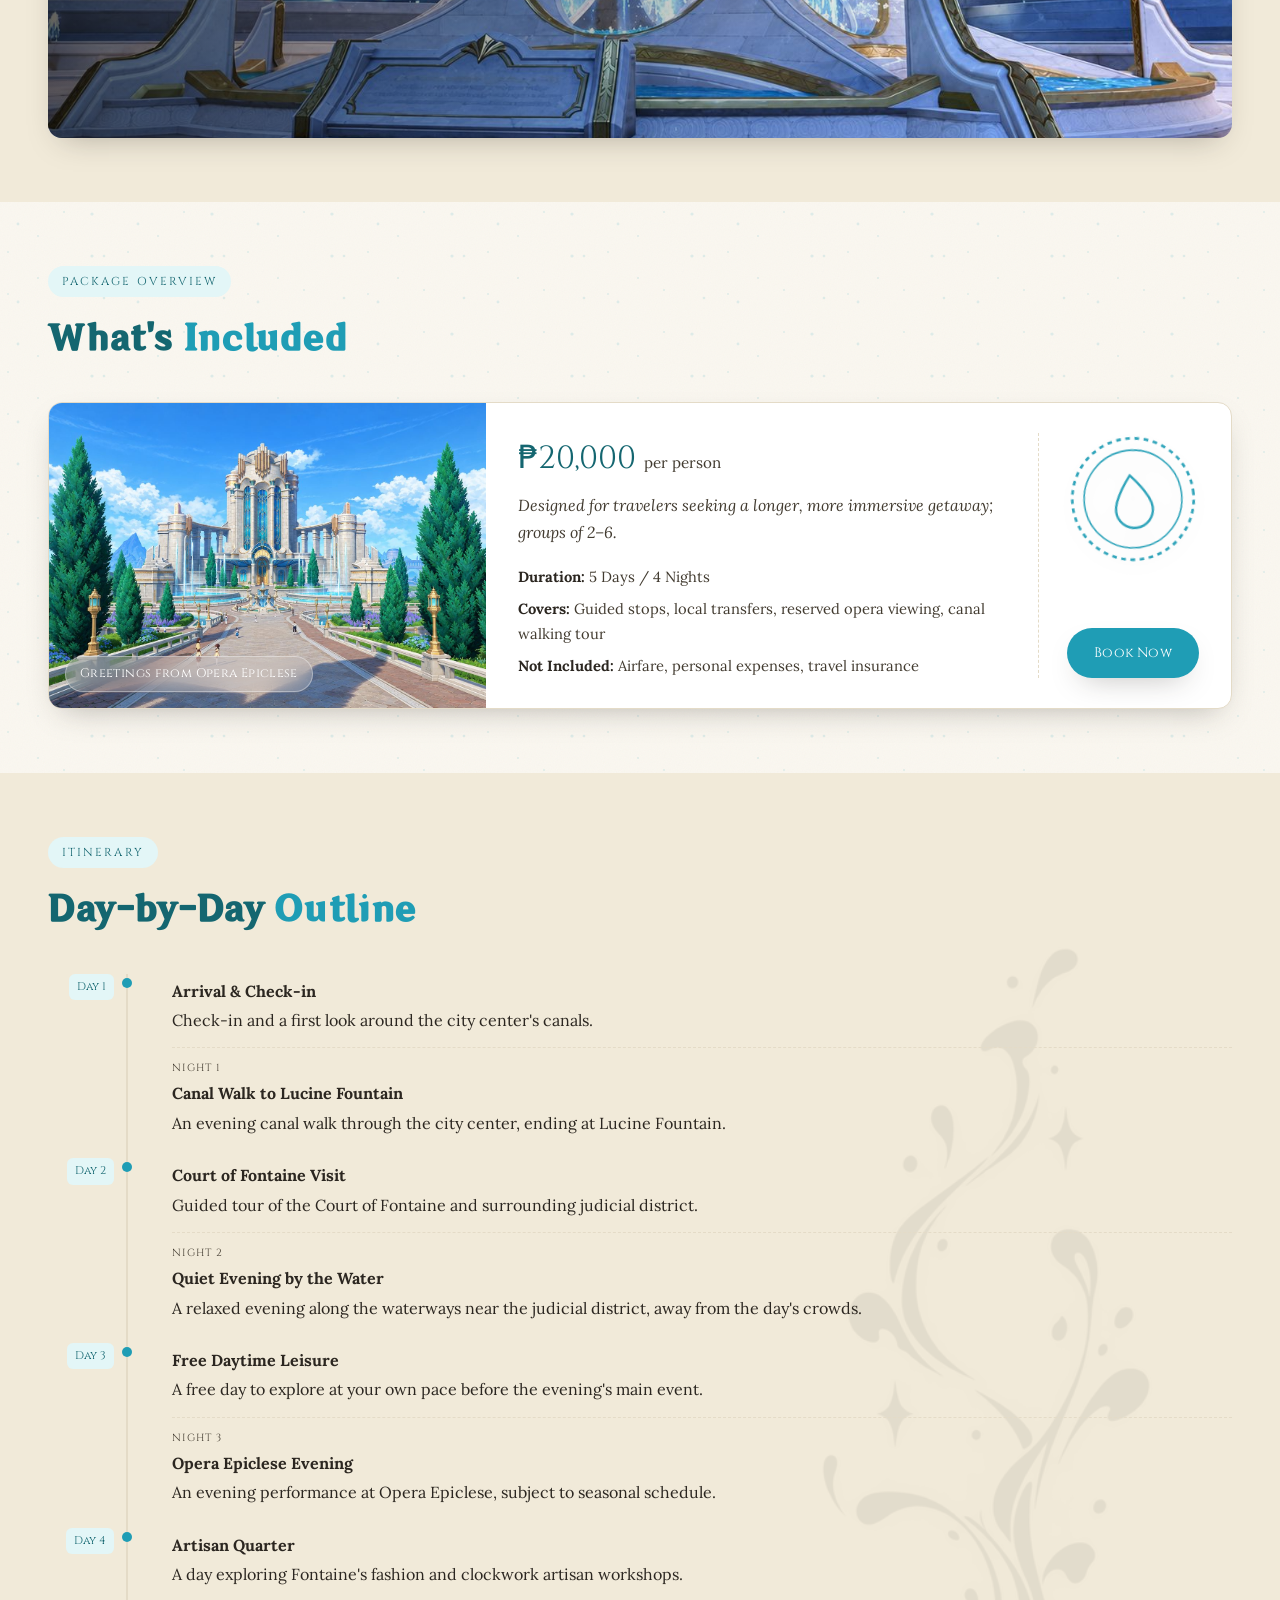
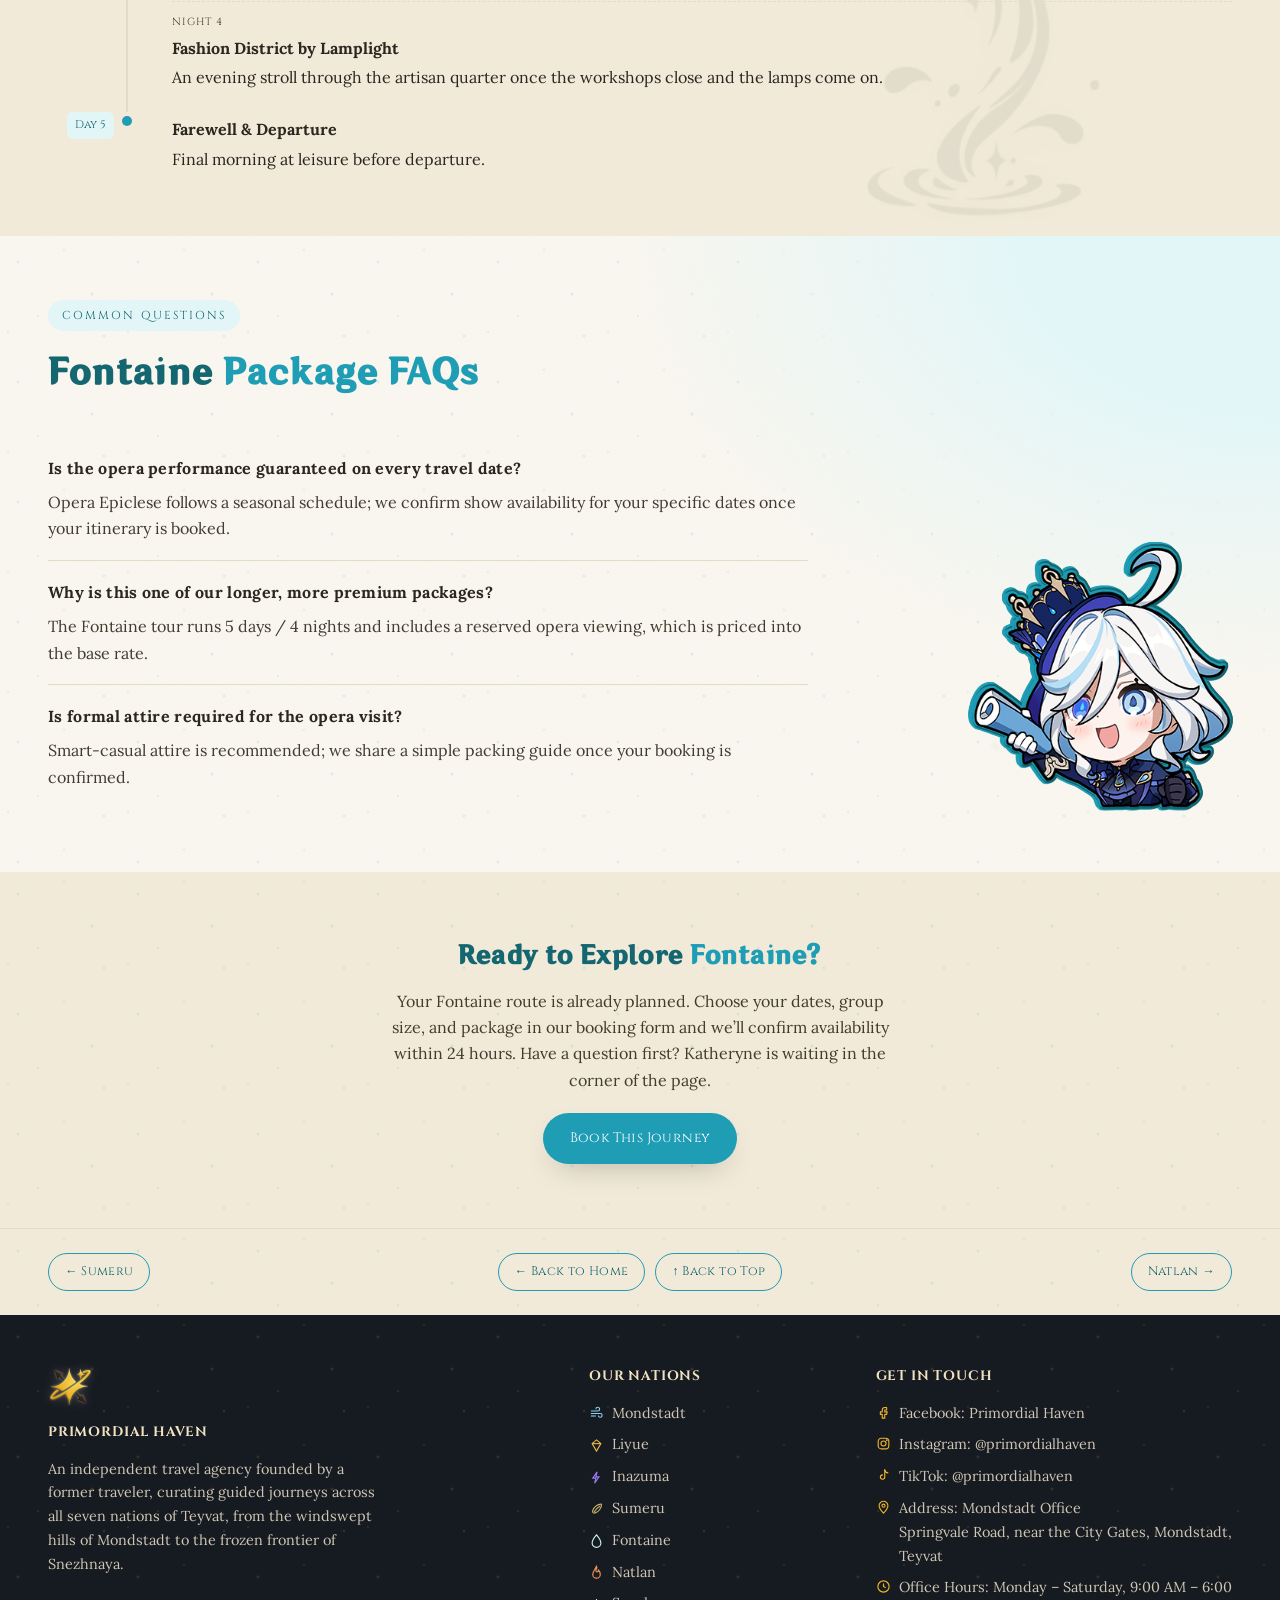
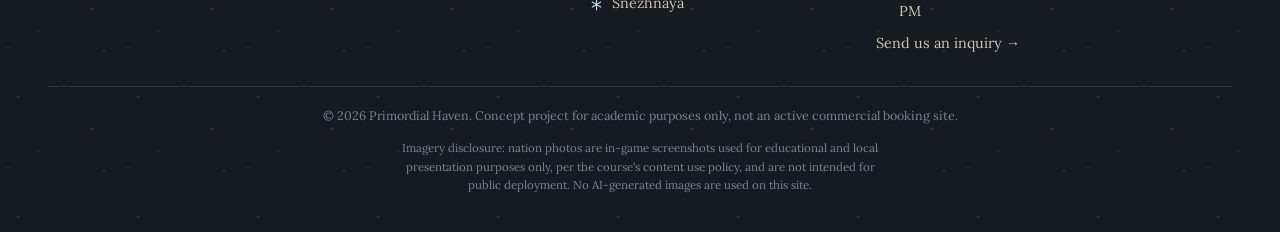
<file: fontaine.html>
<!DOCTYPE html>
<html lang="en">
<head>
<meta charset="UTF-8">
<meta name="viewport" content="width=device-width, initial-scale=1.0">
<title>Fontaine Tour Package | Primordial Haven</title>
<meta name="description" content="Fontaine tour package by Primordial Haven: The Capital of Justice, Steam, and Aquanics. 5 Days / 4 Nights, starting at PHP 20,000 per person.">
<meta property="og:type" content="website">
<meta property="og:title" content="Fontaine Tour Package | Primordial Haven">
<meta property="og:description" content="Fontaine tour package by Primordial Haven: The Capital of Justice, Steam, and Aquanics. 5 Days / 4 Nights, starting at PHP 20,000 per person.">
<meta property="og:image" content="assets/img/fontaine-hero.png">
<link rel="icon" type="image/png" href="assets/img/logo-shadow-transparent.png">
<link rel="preconnect" href="https://fonts.googleapis.com">
<link
  href="https://fonts.googleapis.com/css2?family=Cinzel:wght@500;600;700&family=Lora:ital,wght@0,400;0,500;0,600;1,400&display=swap"
  rel="stylesheet">
<link rel="stylesheet" href="assets/css/style.css">
<link rel="stylesheet" href="assets/css/forms.css">
</head>
<body id="top" data-theme="fontaine">
  <header class="site-header">
    <div class="nav-wrap">
      <a href="index.html" class="logo" title="Return to Home">
        <img class="logo-mark" src="assets/img/logo-shadow-transparent.png" alt="Primordial Haven">Primordial Haven</a>
      <nav class="primary-nav">
      <a href="index.html">Home</a>
      <div class="nav-dropdown">
        <button type="button" class="nav-dropdown-toggle" class="active">Nations</button>
        <div class="nav-dropdown-menu">
          <a href="mondstadt.html"><svg class="nation-icon nation-icon-mondstadt" viewBox="0 0 24 24" fill="none" stroke="currentColor" stroke-width="1.8" aria-hidden="true"><title>Anemo (Wind)</title><path d="M3 8h11a3 3 0 1 0-3-3"/><path d="M3 12h15a3 3 0 1 1-3 3"/><path d="M3 16h8"/></svg>Mondstadt</a>
          <a href="liyue.html"><svg class="nation-icon nation-icon-liyue" viewBox="0 0 24 24" fill="none" stroke="currentColor" stroke-width="1.8" aria-hidden="true"><title>Geo (Rock)</title><path d="M12 3l7 6-7 12-7-12z"/><path d="M5 9h14"/></svg>Liyue</a>
          <a href="inazuma.html"><svg class="nation-icon nation-icon-inazuma" viewBox="0 0 24 24" fill="none" stroke="currentColor" stroke-width="1.8" aria-hidden="true"><title>Electro (Lightning)</title><path d="M13 3 6 13h5l-2 8 7-10h-5l2-8z"/></svg>Inazuma</a>
          <a href="sumeru.html"><svg class="nation-icon nation-icon-sumeru" viewBox="0 0 24 24" fill="none" stroke="currentColor" stroke-width="1.8" aria-hidden="true"><title>Dendro (Nature)</title><path d="M19 5C14 5 8 9 6 15c-1 3 1 5 4 4 6-2 10-8 10-13 0-.5-.5-1-1-1Z"/><path d="M8 18c2-4 6-8 10-10"/></svg>Sumeru</a>
          <a href="fontaine.html" class="active"><svg class="nation-icon nation-icon-fontaine" viewBox="0 0 24 24" fill="none" stroke="currentColor" stroke-width="1.8" aria-hidden="true"><title>Hydro (Water)</title><path d="M12 3s7 8 7 13a7 7 0 0 1-14 0c0-5 7-13 7-13Z"/></svg>Fontaine</a>
          <a href="natlan.html"><svg class="nation-icon nation-icon-natlan" viewBox="0 0 24 24" fill="none" stroke="currentColor" stroke-width="1.8" aria-hidden="true"><title>Pyro (Fire)</title><path d="M12 2c2 3-1 4-1 7 0 1.5 1 2 2 2 1.5 0 2-1.5 2-3 2 2 3 5 3 7a6 6 0 0 1-12 0c0-5 4-8 6-13Z"/></svg>Natlan</a>
          <a href="snezhnaya.html"><svg class="nation-icon nation-icon-snezhnaya" viewBox="0 0 24 24" fill="none" stroke="currentColor" stroke-width="1.8" aria-hidden="true"><title>Cryo (Ice)</title><path d="M12 3v18M4.5 7.5l15 9M19.5 7.5l-15 9"/></svg>Snezhnaya</a>
        </div>
      </div>
      </nav>
    </div>
  </header>

<main>

  <!-- Hero: photo + big heading, first thing you see on the page -->
  <section class="hero hero-split">
    <div class="hero-content">
      <h1>
        <span class="nation-title-a">Fontaine:</span>
        <span class="nation-title-b">The Capital of Justice, Steam, and Aquanics</span>
      </h1>
      <p class="lede">Step into a picturesque hub of art, fashion, and advanced clockwork engineering surrounded
      by pristine waters.</p>
      <div class="hero-meta">
        <span class="pill"><strong>5 Days / 4 Nights</strong></span>
        <span class="pill">Base Price: <strong>&#8369;20,000</strong> / person</span>
      </div>
      <div class="btn-row">
        <a href="#package" class="btn">View Package Details</a>
        <a href="index.html#contact" class="btn btn-outline" data-open-form="inquiry" data-package="fontaine">Inquire Now</a>
        <a href="#book" class="btn btn-outline btn-book" data-open-form="booking" data-package="fontaine">Book Now</a>
      </div>
    </div>
    <div class="hero-media">
      <img class="media-sharp" src="assets/img/fontaine-hero.png" alt="Scenic view of Fontaine, Teyvat">
    </div>
  </section>

  <!-- Traveler's Journal: short lore paragraph next to a photo -->
  <section class="block journal-section">
    <div class="container">
      <div class="section-head">
        <span class="eyebrow">About Fontaine</span>
        <h2>
          <span class="nation-title-a">Traveler's</span>
          <span class="nation-title-b">Journal</span>
        </h2>
      </div>
      <div class="grid grid-2" style="align-items:center;">
        <div class="lore-block">
          <span class="lore-label">Field Notes &middot; Fontaine</span>
          <p>A coastal nation built around canals, courts, and mechanical ingenuity. Fontaine's justice
          system runs as visibly as its waterways, and its opera houses and fashion houses give the
          capital a distinct sense of theater and craft.</p>
        </div>
        <div class="photo-frame-wrap">
          <div class="photo-frame">
            <img src="assets/img/fontaine-hero.png" alt="Scenic view of Fontaine, Teyvat" loading="lazy">
          </div>
        </div>
      </div>
    </div>
  </section>

  <!-- Featured Stops: 3 large cinematic landscape banners, alternating text side -->
  <section class="block alt" id="stops">
    <div class="container">
      <div class="section-head">
        <span class="eyebrow">Featured Stops</span>
        <h2 class="nowrap-heading">
          <span class="nation-title-a">Highlights of the</span>
          <span class="nation-title-b">Fontaine Route</span>
        </h2>
      </div>
      <div class="stop-banner-stack">
        <div class="stop-banner stop-left">
          <img class="stop-banner-img"
               src="assets/img/stops/court-of-fontaine.jpg" alt="Court of Fontaine, Fontaine, Teyvat" loading="lazy">
          <div class="stop-banner-overlay">
            <div class="stop-banner-text">
              <span class="stop-number">1</span>
              <h3>Court of Fontaine</h3>
              <p>The nation's grand seat of justice, crowned by the Palais Mermonia, Fontaine's highest
              authority. Public proceedings are open to visitors curious about the nation's legal
              traditions.</p>
            </div>
          </div>
        </div>
        <div class="stop-banner stop-right">
          <img class="stop-banner-img"
               src="assets/img/stops/opera-epiclese.jpg" alt="Opera Epiclese, Fontaine, Teyvat" loading="lazy">
          <div class="stop-banner-overlay">
            <div class="stop-banner-text">
              <span class="stop-number">2</span>
              <h3>Opera Epiclese</h3>
              <p>A celebrated opera house in the Erinnyes district, known for its acoustics and elaborate
              stage design.</p>
            </div>
          </div>
        </div>
        <div class="stop-banner stop-left">
          <img class="stop-banner-img"
               src="assets/img/stops/lucine-fountain.jpg" alt="Lucine Fountain, Fontaine, Teyvat" loading="lazy">
          <div class="stop-banner-overlay">
            <div class="stop-banner-text">
              <span class="stop-number">3</span>
              <h3>Lucine Fountain</h3>
              <p>An elegant central fountain plaza and the meeting point for much of the city's public life,
              especially beautiful in the evening.</p>
            </div>
          </div>
        </div>
      </div>
    </div>
  </section>

  <!-- Package Overview: what "View Package Details" scrolls to -->
  <section class="block" id="package">
    <div class="container">
      <div class="section-head">
        <span class="eyebrow">Package Overview</span>
        <h2>
          <span class="nation-title-a">What's</span>
          <span class="nation-title-b">Included</span>
        </h2>
      </div>
      <!-- Postcard: a featured-stop photo on the left, the package details as the
           message, and the nation's stamp with Book Now on the right -->
      <div class="price-panel postcard">
        <figure class="postcard-photo">
          <img src="assets/img/stops/opera-epiclese.jpg" alt="Opera Epiclese, Fontaine, Teyvat" loading="lazy">
          <figcaption>Greetings from Opera Epiclese</figcaption>
        </figure>
        <div class="postcard-body">
          <div class="price-info">
            <div>
              <div class="amount">&#8369;20,000 <span>per person</span></div>
              <p>Designed for travelers seeking a longer, more immersive getaway; groups of 2&ndash;6.</p>
            </div>
            <ul class="spec-list">
              <li><strong>Duration:</strong> 5 Days / 4 Nights</li>
              <li><strong>Covers:</strong> Guided stops, local transfers, reserved opera viewing, canal walking tour</li>
              <li><strong>Not Included:</strong> Airfare, personal expenses, travel insurance</li>
            </ul>
          </div>
          <div class="postcard-side">
            <svg class="nation-stamp" viewBox="0 0 100 100" fill="none" stroke="currentColor" aria-hidden="true"><circle cx="50" cy="50" r="46" stroke-width="2" stroke-dasharray="3.5 3.5"/><circle cx="50" cy="50" r="37" stroke-width="1.2"/><g transform="translate(26,26) scale(2)" stroke-width="0.9"><path d="M12 3s7 8 7 13a7 7 0 0 1-14 0c0-5 7-13 7-13Z"/></g></svg>
            <a href="#book=fontaine" class="btn postcard-book" data-open-form="booking" data-package="fontaine">Book Now</a>
          </div>
        </div>
      </div>
    </div>
  </section>

  <!-- Itinerary: day-by-day timeline -->
  <section class="block alt itinerary-section">
      <img class="itinerary-decor itinerary-decor-sm" src="assets/img/bg-elements/fountain-fontaine.webp" alt="" aria-hidden="true" loading="lazy">
    <div class="container">
      <div class="section-head">
        <span class="eyebrow">Itinerary</span>
        <h2>
          <span class="nation-title-a">Day-by-Day</span>
          <span class="nation-title-b">Outline</span>
        </h2>
      </div>
      <ul class="itinerary">
        <li>
          <strong>Arrival &amp; Check-in</strong>
          <span>Check-in and a first look around the city center's canals.</span>
          <div class="night-activity">
            <span class="time-label">Night 1</span>
            <strong>Canal Walk to Lucine Fountain</strong>
            <span>An evening canal walk through the city center, ending at Lucine Fountain.</span>
          </div>
        </li>
        <li>
          <strong>Court of Fontaine Visit</strong>
          <span>Guided tour of the Court of Fontaine and surrounding judicial district.</span>
          <div class="night-activity">
            <span class="time-label">Night 2</span>
            <strong>Quiet Evening by the Water</strong>
            <span>A relaxed evening along the waterways near the judicial district, away from the day's
            crowds.</span>
          </div>
        </li>
        <li>
          <strong>Free Daytime Leisure</strong>
          <span>A free day to explore at your own pace before the evening's main event.</span>
          <div class="night-activity">
            <span class="time-label">Night 3</span>
            <strong>Opera Epiclese Evening</strong>
            <span>An evening performance at Opera Epiclese, subject to seasonal schedule.</span>
          </div>
        </li>
        <li>
          <strong>Artisan Quarter</strong>
          <span>A day exploring Fontaine's fashion and clockwork artisan workshops.</span>
          <div class="night-activity">
            <span class="time-label">Night 4</span>
            <strong>Fashion District by Lamplight</strong>
            <span>An evening stroll through the artisan quarter once the workshops close and the lamps come
            on.</span>
          </div>
        </li>
        <li>
          <strong>Farewell &amp; Departure</strong>
          <span>Final morning at leisure before departure.</span>
        </li>
      </ul>
    </div>
  </section>

  <!-- Common Questions: this nation's own FAQ list -->
  <section class="block faq-section">
    <div class="container faq-layout">
      <div class="faq-content">
        <div class="section-head">
          <span class="eyebrow">Common Questions</span>
          <h2>
            <span class="nation-title-a">Fontaine</span>
            <span class="nation-title-b">Package FAQs</span>
          </h2>
        </div>
        <div class="faq-item">
          <h4>Is the opera performance guaranteed on every travel date?</h4>
          <p>Opera Epiclese follows a seasonal schedule; we confirm show availability for your specific
          dates once your itinerary is booked.</p>
        </div>
        <div class="faq-item">
          <h4>Why is this one of our longer, more premium packages?</h4>
          <p>The Fontaine tour runs 5 days / 4 nights and includes a reserved opera viewing, which is
          priced into the base rate.</p>
        </div>
        <div class="faq-item">
          <h4>Is formal attire required for the opera visit?</h4>
          <p>Smart-casual attire is recommended; we share a simple packing guide once your booking is
          confirmed.</p>
        </div>
      </div>
      <img class="faq-chibi" src="assets/img/chibis/furina-fontaine.png"
           alt="Furina, thinking" loading="lazy">
    </div>
  </section>

  <!-- Closing call-to-action -->
  <section class="block alt">
    <div class="container" style="text-align:center;">
      <h2>
        <span class="nation-title-a">Ready to Explore</span>
        <span class="nation-title-b">Fontaine?</span>
      </h2>
      <p style="max-width:52ch;margin:0 auto 20px;">
        Your Fontaine route is already planned. Choose your dates, group size, and package in our
        booking form and we&rsquo;ll confirm availability within 24 hours. Have a question first? Katheryne
        is waiting in the corner of the page.
      </p>
      <a href="#book=fontaine" class="btn" data-open-form="booking" data-package="fontaine">Book This Journey</a>
    </div>
  </section>

  <!-- Page navigation: back to home, plus the previous/next nation -->
  <nav class="page-nav-section" aria-label="Nation pages">
    <div class="container page-nav">
      <span class="page-nav-prev"><a href="sumeru.html" class="page-nav-link">&larr; Sumeru</a></span>
      <span class="page-nav-home"><a href="index.html">&larr; Back to Home</a><a href="#top" class="page-nav-top">&uarr; Back to Top</a></span>
      <span class="page-nav-next"><a href="natlan.html" class="page-nav-link">Natlan &rarr;</a></span>
    </div>
  </nav>

</main>
  <footer class="site-footer">
    <div class="container">
      <div class="footer-grid">
        <div>
          <img class="footer-logo" src="assets/img/logo-shadow-transparent.png" alt="Primordial Haven">
          <h4>Primordial Haven</h4>
          <p style="color:#cfc6b3;font-size:0.9rem;max-width:38ch;">
            An independent travel agency founded by a former traveler, curating
            guided journeys across all seven nations of Teyvat, from the
            windswept hills of Mondstadt to the frozen frontier of Snezhnaya.
          </p>
        </div>
        <div>
          <h4>Our Nations</h4>
          <ul>
            <li><a href="mondstadt.html"><svg class="nation-icon nation-icon-mondstadt" viewBox="0 0 24 24" fill="none" stroke="currentColor" stroke-width="1.8" aria-hidden="true"><title>Anemo (Wind)</title><path d="M3 8h11a3 3 0 1 0-3-3"/><path d="M3 12h15a3 3 0 1 1-3 3"/><path d="M3 16h8"/></svg>Mondstadt</a></li>
            <li><a href="liyue.html"><svg class="nation-icon nation-icon-liyue" viewBox="0 0 24 24" fill="none" stroke="currentColor" stroke-width="1.8" aria-hidden="true"><title>Geo (Rock)</title><path d="M12 3l7 6-7 12-7-12z"/><path d="M5 9h14"/></svg>Liyue</a></li>
            <li><a href="inazuma.html"><svg class="nation-icon nation-icon-inazuma" viewBox="0 0 24 24" fill="none" stroke="currentColor" stroke-width="1.8" aria-hidden="true"><title>Electro (Lightning)</title><path d="M13 3 6 13h5l-2 8 7-10h-5l2-8z"/></svg>Inazuma</a></li>
            <li><a href="sumeru.html"><svg class="nation-icon nation-icon-sumeru" viewBox="0 0 24 24" fill="none" stroke="currentColor" stroke-width="1.8" aria-hidden="true"><title>Dendro (Nature)</title><path d="M19 5C14 5 8 9 6 15c-1 3 1 5 4 4 6-2 10-8 10-13 0-.5-.5-1-1-1Z"/><path d="M8 18c2-4 6-8 10-10"/></svg>Sumeru</a></li>
            <li><a href="fontaine.html"><svg class="nation-icon nation-icon-fontaine" viewBox="0 0 24 24" fill="none" stroke="currentColor" stroke-width="1.8" aria-hidden="true"><title>Hydro (Water)</title><path d="M12 3s7 8 7 13a7 7 0 0 1-14 0c0-5 7-13 7-13Z"/></svg>Fontaine</a></li>
            <li><a href="natlan.html"><svg class="nation-icon nation-icon-natlan" viewBox="0 0 24 24" fill="none" stroke="currentColor" stroke-width="1.8" aria-hidden="true"><title>Pyro (Fire)</title><path d="M12 2c2 3-1 4-1 7 0 1.5 1 2 2 2 1.5 0 2-1.5 2-3 2 2 3 5 3 7a6 6 0 0 1-12 0c0-5 4-8 6-13Z"/></svg>Natlan</a></li>
            <li><a href="snezhnaya.html"><svg class="nation-icon nation-icon-snezhnaya" viewBox="0 0 24 24" fill="none" stroke="currentColor" stroke-width="1.8" aria-hidden="true"><title>Cryo (Ice)</title><path d="M12 3v18M4.5 7.5l15 9M19.5 7.5l-15 9"/></svg>Snezhnaya</a></li>
          </ul>
        </div>
        <div>
          <h4>Get In Touch</h4>
          <ul>
            <li><a class="footer-contact-link" href="https://www.facebook.com/PrimordialHaven" target="_blank" rel="noopener noreferrer" aria-label="Facebook: Primordial Haven (opens in a new tab)">
              <span class="footer-icon" aria-hidden="true">
                <svg viewBox="0 0 24 24" fill="none" stroke="currentColor" stroke-width="1.8" stroke-linecap="round" stroke-linejoin="round"><path d="M14 8h3V4h-3a4 4 0 0 0-4 4v3H7v4h3v6h4v-6h3l1-4h-4V8a0 0 0 0 1 0 0Z"/></svg>
              </span><span>Facebook: Primordial Haven</span></a></li>
            <li><a class="footer-contact-link" href="https://www.instagram.com/primordialhaven/" target="_blank" rel="noopener noreferrer" aria-label="Instagram: @primordialhaven (opens in a new tab)">
              <span class="footer-icon" aria-hidden="true">
                <svg viewBox="0 0 24 24" fill="none" stroke="currentColor" stroke-width="1.8" stroke-linecap="round" stroke-linejoin="round"><rect x="3.5" y="3.5" width="17" height="17" rx="5"/><circle cx="12" cy="12" r="4"/><circle cx="17.2" cy="6.8" r="0.6" fill="currentColor"/></svg>
              </span><span>Instagram: @primordialhaven</span></a></li>
            <li><a class="footer-contact-link" href="https://www.tiktok.com/@primordialhaven" target="_blank" rel="noopener noreferrer" aria-label="TikTok: @primordialhaven (opens in a new tab)">
              <span class="footer-icon" aria-hidden="true">
                <svg viewBox="0 0 24 24" fill="none" stroke="currentColor" stroke-width="1.8" stroke-linecap="round" stroke-linejoin="round"><path d="M14 3v11.5a3.5 3.5 0 1 1-3.5-3.5"/><path d="M14 3c.4 2.8 2.3 4.6 5 4.8"/></svg>
              </span><span>TikTok: @primordialhaven</span></a></li>
            <li><a class="footer-contact-link" href="index.html#contact">
              <span class="footer-icon" aria-hidden="true">
                <svg viewBox="0 0 24 24" fill="none" stroke="currentColor" stroke-width="1.8"><path d="M12 21s7-7.5 7-12a7 7 0 1 0-14 0c0 4.5 7 12 7 12Z"/><circle cx="12" cy="9" r="2.5"/></svg>
              </span><span>Address: Mondstadt Office<br>Springvale Road, near the City Gates, Mondstadt, Teyvat</span></a></li>
            <li><a class="footer-contact-link" href="index.html#contact">
              <span class="footer-icon" aria-hidden="true">
                <svg viewBox="0 0 24 24" fill="none" stroke="currentColor" stroke-width="1.8"><circle cx="12" cy="12" r="9"/><path d="M12 7v5l3.5 2"/></svg>
              </span><span>Office Hours: Monday &ndash; Saturday, 9:00 AM &ndash; 6:00 PM</span></a></li>
            <li><a href="#inquire" data-open-form="inquiry">Send us an inquiry &rarr;</a></li>
          </ul>
        </div>
      </div>
      <div class="footer-note">
        <span>&copy; 2026 Primordial Haven. Concept project for academic purposes only, not an active commercial booking site.</span>
      </div>
      <p class="disclosure" style="margin-top:14px;">
        Imagery disclosure: nation photos are in-game screenshots used for educational and local
        presentation purposes only, per the course's content use policy, and are not intended for
        public deployment. No AI-generated images are used on this site.
      </p>
    </div>
  </footer>

<script src="assets/js/packages.js" defer></script>
<script src="assets/js/form-utils.js" defer></script>
<script src="assets/js/form-modal.js" defer></script>
<script src="assets/js/booking-form.js" defer></script>
<script src="assets/js/inquiry-form.js" defer></script>
<script src="assets/js/katheryne.js" defer></script>
<script src="assets/js/motion.js" defer></script>
</body>
</html>
</file>
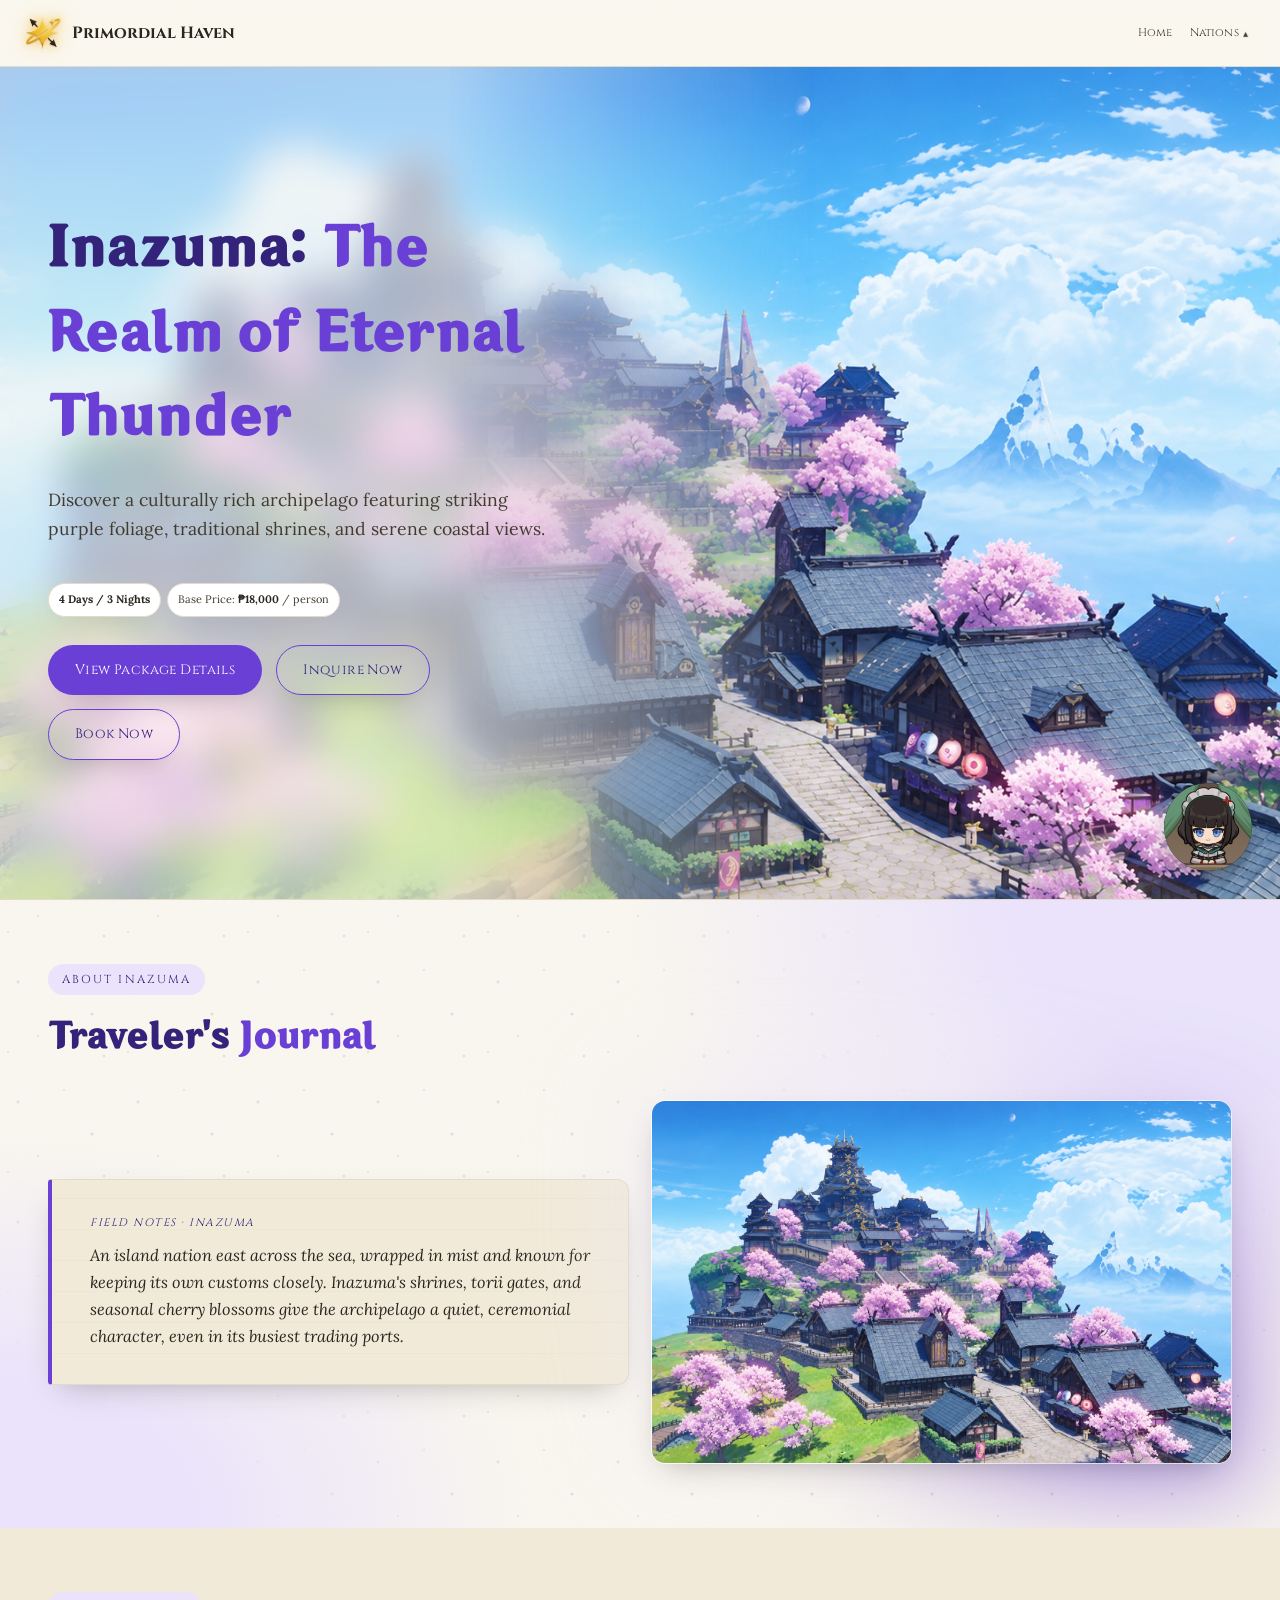
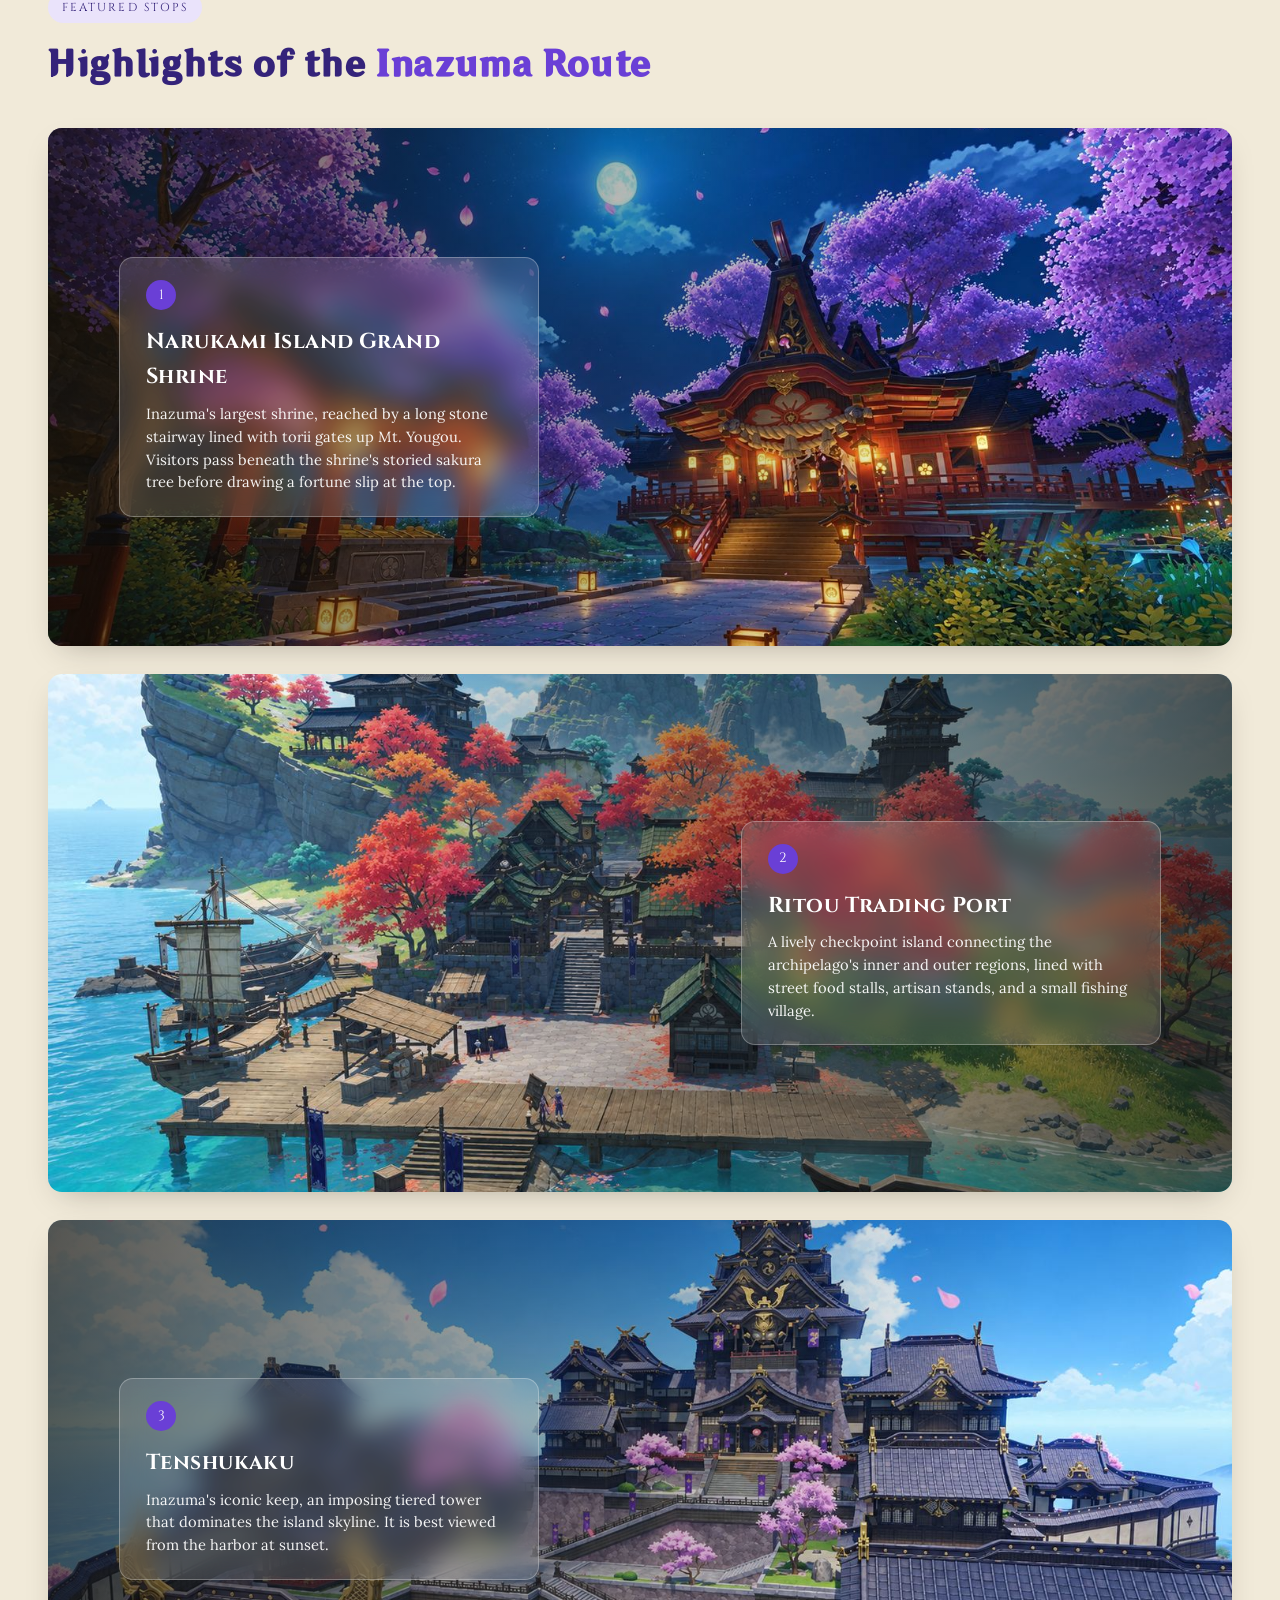
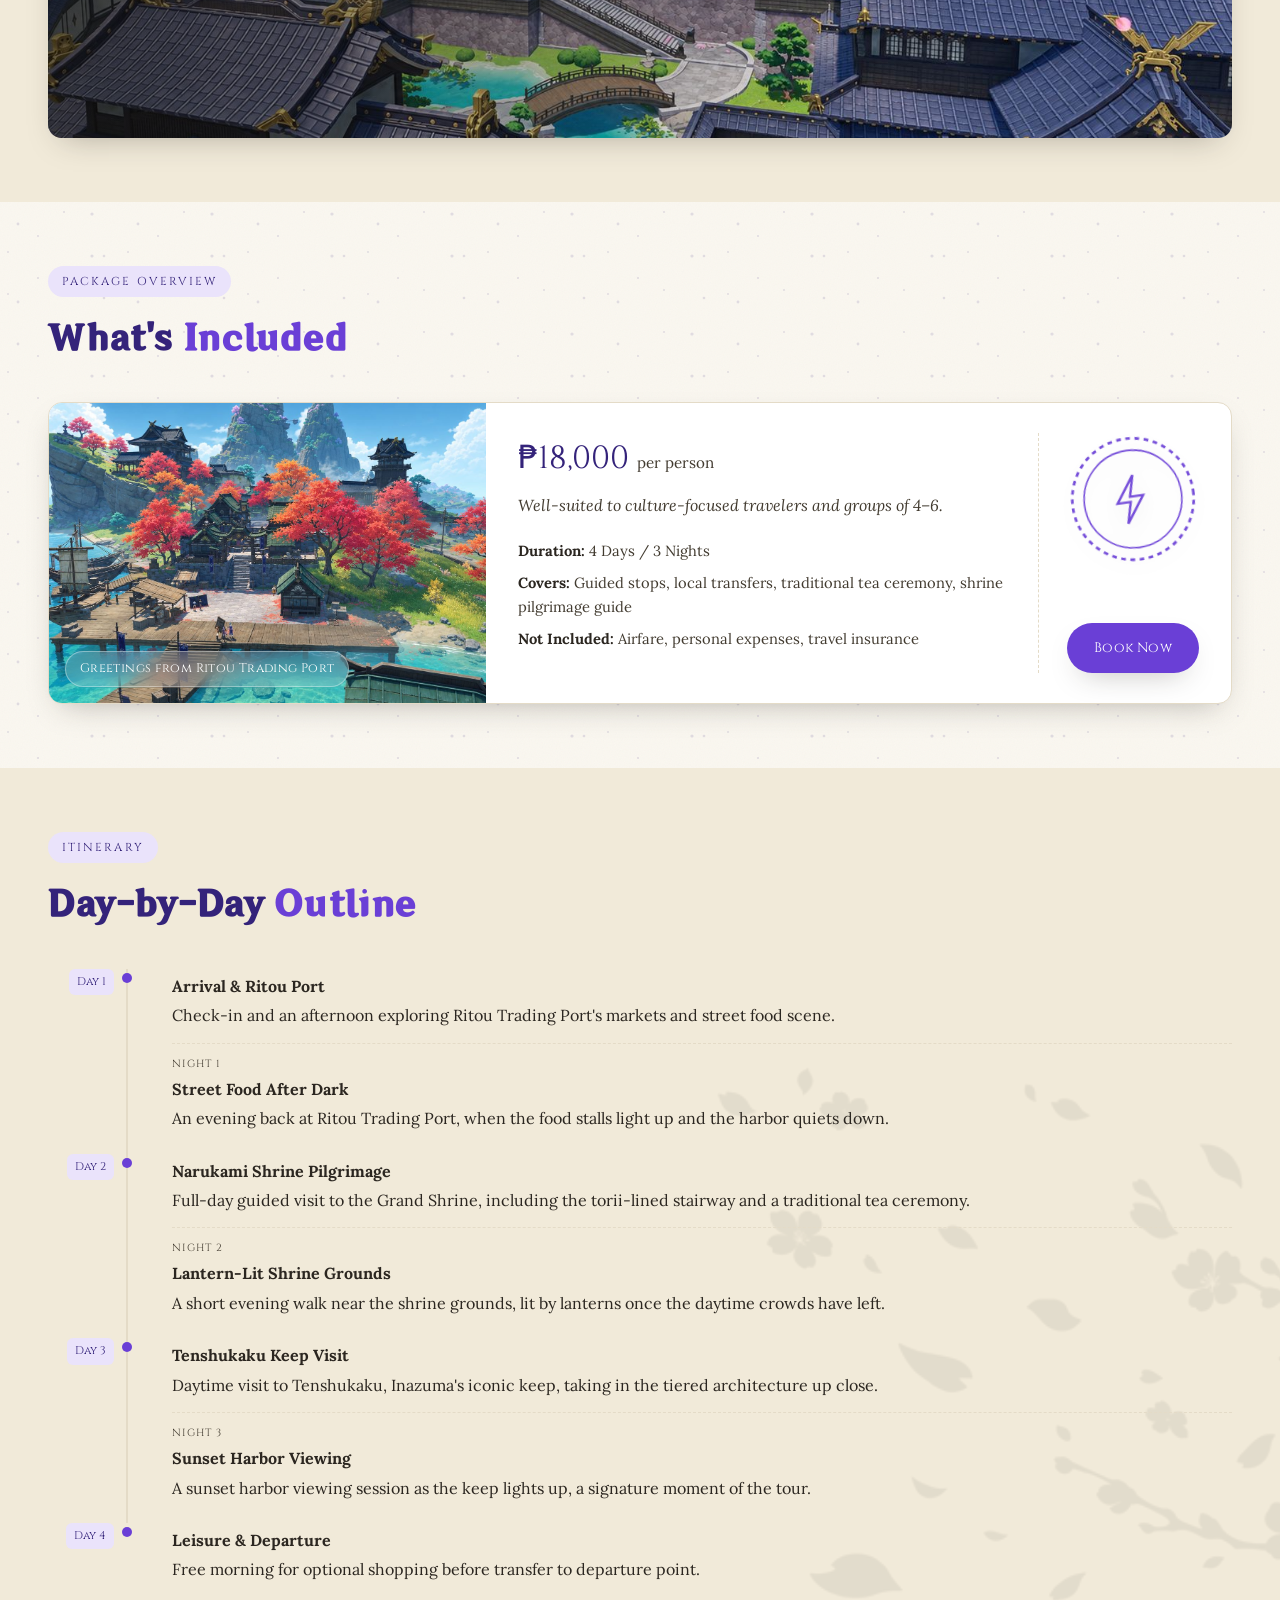
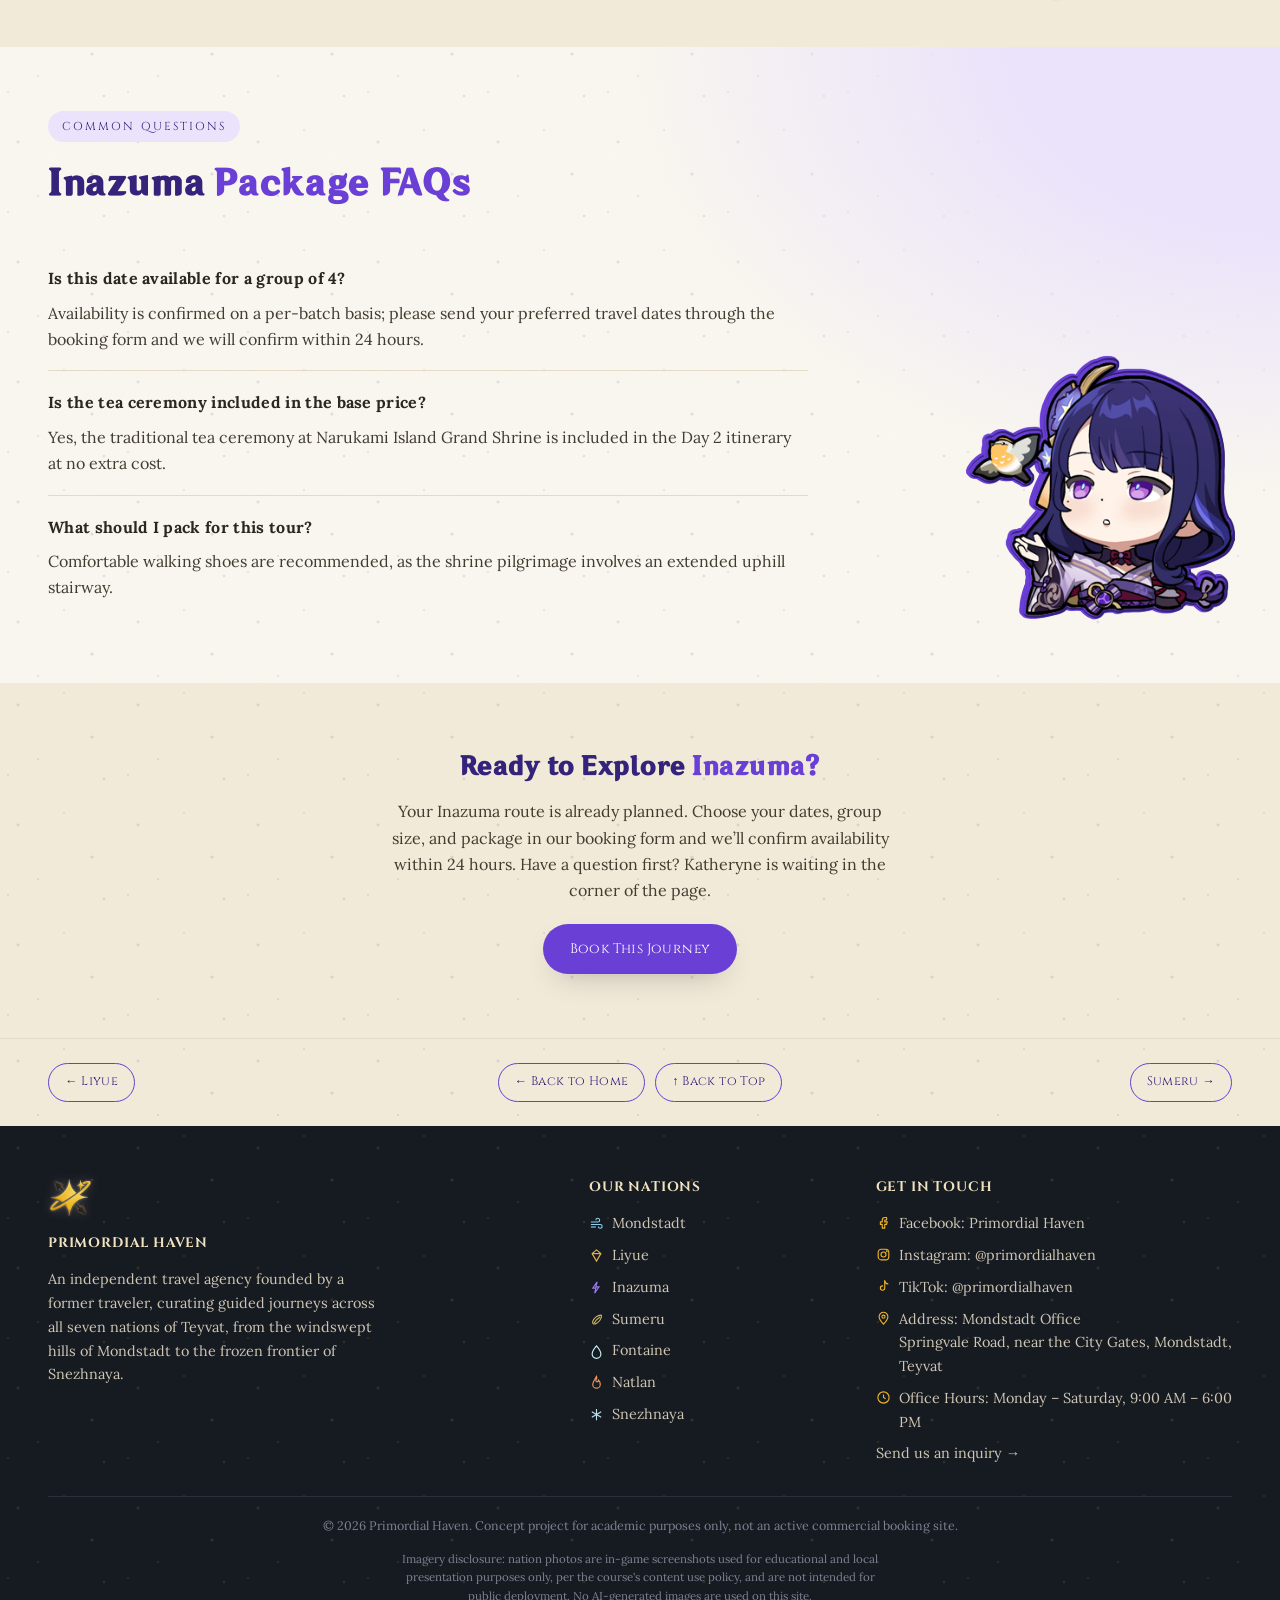
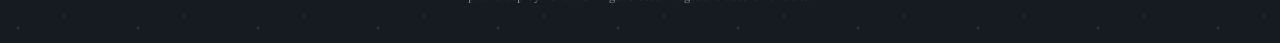
<file: inazuma.html>
<!DOCTYPE html>
<html lang="en">
<head>
<meta charset="UTF-8">
<meta name="viewport" content="width=device-width, initial-scale=1.0">
<title>Inazuma Tour Package | Primordial Haven</title>
<meta name="description" content="Inazuma tour package by Primordial Haven: The Realm of Eternal Thunder. 4 Days / 3 Nights, starting at PHP 18,000 per person.">
<meta property="og:type" content="website">
<meta property="og:title" content="Inazuma Tour Package | Primordial Haven">
<meta property="og:description" content="Inazuma tour package by Primordial Haven: The Realm of Eternal Thunder. 4 Days / 3 Nights, starting at PHP 18,000 per person.">
<meta property="og:image" content="assets/img/inazuma-hero.png">
<link rel="icon" type="image/png" href="assets/img/logo-shadow-transparent.png">
<link rel="preconnect" href="https://fonts.googleapis.com">
<link
  href="https://fonts.googleapis.com/css2?family=Cinzel:wght@500;600;700&family=Lora:ital,wght@0,400;0,500;0,600;1,400&display=swap"
  rel="stylesheet">
<link rel="stylesheet" href="assets/css/style.css">
<link rel="stylesheet" href="assets/css/forms.css">
</head>
<body id="top" data-theme="inazuma">
  <header class="site-header">
    <div class="nav-wrap">
      <a href="index.html" class="logo" title="Return to Home">
        <img class="logo-mark" src="assets/img/logo-shadow-transparent.png" alt="Primordial Haven">Primordial Haven</a>
      <nav class="primary-nav">
      <a href="index.html">Home</a>
      <div class="nav-dropdown">
        <button type="button" class="nav-dropdown-toggle" class="active">Nations</button>
        <div class="nav-dropdown-menu">
          <a href="mondstadt.html"><svg class="nation-icon nation-icon-mondstadt" viewBox="0 0 24 24" fill="none" stroke="currentColor" stroke-width="1.8" aria-hidden="true"><title>Anemo (Wind)</title><path d="M3 8h11a3 3 0 1 0-3-3"/><path d="M3 12h15a3 3 0 1 1-3 3"/><path d="M3 16h8"/></svg>Mondstadt</a>
          <a href="liyue.html"><svg class="nation-icon nation-icon-liyue" viewBox="0 0 24 24" fill="none" stroke="currentColor" stroke-width="1.8" aria-hidden="true"><title>Geo (Rock)</title><path d="M12 3l7 6-7 12-7-12z"/><path d="M5 9h14"/></svg>Liyue</a>
          <a href="inazuma.html" class="active"><svg class="nation-icon nation-icon-inazuma" viewBox="0 0 24 24" fill="none" stroke="currentColor" stroke-width="1.8" aria-hidden="true"><title>Electro (Lightning)</title><path d="M13 3 6 13h5l-2 8 7-10h-5l2-8z"/></svg>Inazuma</a>
          <a href="sumeru.html"><svg class="nation-icon nation-icon-sumeru" viewBox="0 0 24 24" fill="none" stroke="currentColor" stroke-width="1.8" aria-hidden="true"><title>Dendro (Nature)</title><path d="M19 5C14 5 8 9 6 15c-1 3 1 5 4 4 6-2 10-8 10-13 0-.5-.5-1-1-1Z"/><path d="M8 18c2-4 6-8 10-10"/></svg>Sumeru</a>
          <a href="fontaine.html"><svg class="nation-icon nation-icon-fontaine" viewBox="0 0 24 24" fill="none" stroke="currentColor" stroke-width="1.8" aria-hidden="true"><title>Hydro (Water)</title><path d="M12 3s7 8 7 13a7 7 0 0 1-14 0c0-5 7-13 7-13Z"/></svg>Fontaine</a>
          <a href="natlan.html"><svg class="nation-icon nation-icon-natlan" viewBox="0 0 24 24" fill="none" stroke="currentColor" stroke-width="1.8" aria-hidden="true"><title>Pyro (Fire)</title><path d="M12 2c2 3-1 4-1 7 0 1.5 1 2 2 2 1.5 0 2-1.5 2-3 2 2 3 5 3 7a6 6 0 0 1-12 0c0-5 4-8 6-13Z"/></svg>Natlan</a>
          <a href="snezhnaya.html"><svg class="nation-icon nation-icon-snezhnaya" viewBox="0 0 24 24" fill="none" stroke="currentColor" stroke-width="1.8" aria-hidden="true"><title>Cryo (Ice)</title><path d="M12 3v18M4.5 7.5l15 9M19.5 7.5l-15 9"/></svg>Snezhnaya</a>
        </div>
      </div>
      </nav>
    </div>
  </header>

<main>

  <!-- Hero: photo + big heading, first thing you see on the page -->
  <section class="hero hero-split">
    <div class="hero-content">
      <h1>
        <span class="nation-title-a">Inazuma:</span>
        <span class="nation-title-b">The Realm of Eternal Thunder</span>
      </h1>
      <p class="lede">Discover a culturally rich archipelago featuring striking purple foliage, traditional
      shrines, and serene coastal views.</p>
      <div class="hero-meta">
        <span class="pill"><strong>4 Days / 3 Nights</strong></span>
        <span class="pill">Base Price: <strong>&#8369;18,000</strong> / person</span>
      </div>
      <div class="btn-row">
        <a href="#package" class="btn">View Package Details</a>
        <a href="index.html#contact" class="btn btn-outline" data-open-form="inquiry" data-package="inazuma">Inquire Now</a>
        <a href="#book" class="btn btn-outline btn-book" data-open-form="booking" data-package="inazuma">Book Now</a>
      </div>
    </div>
    <div class="hero-media">
      <img class="media-sharp" src="assets/img/inazuma-hero.png" alt="Scenic view of Inazuma, Teyvat">
    </div>
  </section>

  <!-- Traveler's Journal: short lore paragraph next to a photo -->
  <section class="block journal-section">
    <div class="container">
      <div class="section-head">
        <span class="eyebrow">About Inazuma</span>
        <h2>
          <span class="nation-title-a">Traveler's</span>
          <span class="nation-title-b">Journal</span>
        </h2>
      </div>
      <div class="grid grid-2" style="align-items:center;">
        <div class="lore-block">
          <span class="lore-label">Field Notes &middot; Inazuma</span>
          <p>An island nation east across the sea, wrapped in mist and known for keeping its own customs
          closely. Inazuma's shrines, torii gates, and seasonal cherry blossoms give the archipelago a
          quiet, ceremonial character, even in its busiest trading ports.</p>
        </div>
        <div class="photo-frame-wrap">
          <div class="photo-frame">
            <img src="assets/img/inazuma-hero.png" alt="Scenic view of Inazuma, Teyvat" loading="lazy">
          </div>
        </div>
      </div>
    </div>
  </section>

  <!-- Featured Stops: 3 large cinematic landscape banners, alternating text side -->
  <section class="block alt" id="stops">
    <div class="container">
      <div class="section-head">
        <span class="eyebrow">Featured Stops</span>
        <h2 class="nowrap-heading">
          <span class="nation-title-a">Highlights of the</span>
          <span class="nation-title-b">Inazuma Route</span>
        </h2>
      </div>
      <div class="stop-banner-stack">
        <div class="stop-banner stop-left">
          <img class="stop-banner-img"
               src="assets/img/stops/narukami-island.jpg" alt="Narukami Island Grand Shrine, Inazuma, Teyvat" loading="lazy">
          <div class="stop-banner-overlay">
            <div class="stop-banner-text">
              <span class="stop-number">1</span>
              <h3>Narukami Island Grand Shrine</h3>
              <p>Inazuma's largest shrine, reached by a long stone stairway lined with torii gates up Mt.
              Yougou. Visitors pass beneath the shrine's storied sakura tree before drawing a fortune slip
              at the top.</p>
            </div>
          </div>
        </div>
        <div class="stop-banner stop-right">
          <img class="stop-banner-img"
               src="assets/img/stops/ritou-port.jpg" alt="Ritou Trading Port, Inazuma, Teyvat" loading="lazy">
          <div class="stop-banner-overlay">
            <div class="stop-banner-text">
              <span class="stop-number">2</span>
              <h3>Ritou Trading Port</h3>
              <p>A lively checkpoint island connecting the archipelago's inner and outer regions, lined with
              street food stalls, artisan stands, and a small fishing village.</p>
            </div>
          </div>
        </div>
        <div class="stop-banner stop-left">
          <img class="stop-banner-img"
               src="assets/img/stops/tenshukaku.jpg" alt="Tenshukaku, Inazuma, Teyvat" loading="lazy">
          <div class="stop-banner-overlay">
            <div class="stop-banner-text">
              <span class="stop-number">3</span>
              <h3>Tenshukaku</h3>
              <p>Inazuma's iconic keep, an imposing tiered tower that dominates the island skyline. It is
              best viewed from the harbor at sunset.</p>
            </div>
          </div>
        </div>
      </div>
    </div>
  </section>

  <!-- Package Overview: what "View Package Details" scrolls to -->
  <section class="block" id="package">
    <div class="container">
      <div class="section-head">
        <span class="eyebrow">Package Overview</span>
        <h2>
          <span class="nation-title-a">What's</span>
          <span class="nation-title-b">Included</span>
        </h2>
      </div>
      <!-- Postcard: a featured-stop photo on the left, the package details as the
           message, and the nation's stamp with Book Now on the right -->
      <div class="price-panel postcard">
        <figure class="postcard-photo">
          <img src="assets/img/stops/ritou-port.jpg" alt="Ritou Trading Port, Inazuma, Teyvat" loading="lazy">
          <figcaption>Greetings from Ritou Trading Port</figcaption>
        </figure>
        <div class="postcard-body">
          <div class="price-info">
            <div>
              <div class="amount">&#8369;18,000 <span>per person</span></div>
              <p>Well-suited to culture-focused travelers and groups of 4&ndash;6.</p>
            </div>
            <ul class="spec-list">
              <li><strong>Duration:</strong> 4 Days / 3 Nights</li>
              <li><strong>Covers:</strong> Guided stops, local transfers, traditional tea ceremony, shrine pilgrimage guide</li>
              <li><strong>Not Included:</strong> Airfare, personal expenses, travel insurance</li>
            </ul>
          </div>
          <div class="postcard-side">
            <svg class="nation-stamp" viewBox="0 0 100 100" fill="none" stroke="currentColor" aria-hidden="true"><circle cx="50" cy="50" r="46" stroke-width="2" stroke-dasharray="3.5 3.5"/><circle cx="50" cy="50" r="37" stroke-width="1.2"/><g transform="translate(26,26) scale(2)" stroke-width="0.9"><path d="M13 3 6 13h5l-2 8 7-10h-5l2-8z"/></g></svg>
            <a href="#book=inazuma" class="btn postcard-book" data-open-form="booking" data-package="inazuma">Book Now</a>
          </div>
        </div>
      </div>
    </div>
  </section>

  <!-- Itinerary: day-by-day timeline -->
  <section class="block alt itinerary-section">
      <img class="itinerary-decor" src="assets/img/bg-elements/sakura-inazuma.webp" alt="" aria-hidden="true" loading="lazy">
    <div class="container">
      <div class="section-head">
        <span class="eyebrow">Itinerary</span>
        <h2>
          <span class="nation-title-a">Day-by-Day</span>
          <span class="nation-title-b">Outline</span>
        </h2>
      </div>
      <ul class="itinerary">
        <li>
          <strong>Arrival &amp; Ritou Port</strong>
          <span>Check-in and an afternoon exploring Ritou Trading Port's markets and street food scene.</span>
          <div class="night-activity">
            <span class="time-label">Night 1</span>
            <strong>Street Food After Dark</strong>
            <span>An evening back at Ritou Trading Port, when the food stalls light up and the harbor quiets
            down.</span>
          </div>
        </li>
        <li>
          <strong>Narukami Shrine Pilgrimage</strong>
          <span>Full-day guided visit to the Grand Shrine, including the torii-lined stairway and a
          traditional tea ceremony.</span>
          <div class="night-activity">
            <span class="time-label">Night 2</span>
            <strong>Lantern-Lit Shrine Grounds</strong>
            <span>A short evening walk near the shrine grounds, lit by lanterns once the daytime crowds have
            left.</span>
          </div>
        </li>
        <li>
          <strong>Tenshukaku Keep Visit</strong>
          <span>Daytime visit to Tenshukaku, Inazuma's iconic keep, taking in the tiered architecture up
          close.</span>
          <div class="night-activity">
            <span class="time-label">Night 3</span>
            <strong>Sunset Harbor Viewing</strong>
            <span>A sunset harbor viewing session as the keep lights up, a signature moment of the tour.</span>
          </div>
        </li>
        <li>
          <strong>Leisure &amp; Departure</strong>
          <span>Free morning for optional shopping before transfer to departure point.</span>
        </li>
      </ul>
    </div>
  </section>

  <!-- Common Questions: this nation's own FAQ list -->
  <section class="block faq-section">
    <div class="container faq-layout">
      <div class="faq-content">
        <div class="section-head">
          <span class="eyebrow">Common Questions</span>
          <h2>
            <span class="nation-title-a">Inazuma</span>
            <span class="nation-title-b">Package FAQs</span>
          </h2>
        </div>
        <div class="faq-item">
          <h4>Is this date available for a group of 4?</h4>
          <p>Availability is confirmed on a per-batch basis; please send your preferred travel dates
          through the booking form and we will confirm within 24 hours.</p>
        </div>
        <div class="faq-item">
          <h4>Is the tea ceremony included in the base price?</h4>
          <p>Yes, the traditional tea ceremony at Narukami Island Grand Shrine is included in the Day 2
          itinerary at no extra cost.</p>
        </div>
        <div class="faq-item">
          <h4>What should I pack for this tour?</h4>
          <p>Comfortable walking shoes are recommended, as the shrine pilgrimage involves an extended
          uphill stairway.</p>
        </div>
      </div>
      <img class="faq-chibi" src="assets/img/chibis/raiden-inazuma.png"
           alt="the Raiden Shogun, thinking" loading="lazy">
    </div>
  </section>

  <!-- Closing call-to-action -->
  <section class="block alt">
    <div class="container" style="text-align:center;">
      <h2>
        <span class="nation-title-a">Ready to Explore</span>
        <span class="nation-title-b">Inazuma?</span>
      </h2>
      <p style="max-width:52ch;margin:0 auto 20px;">
        Your Inazuma route is already planned. Choose your dates, group size, and package in our
        booking form and we&rsquo;ll confirm availability within 24 hours. Have a question first? Katheryne
        is waiting in the corner of the page.
      </p>
      <a href="#book=inazuma" class="btn" data-open-form="booking" data-package="inazuma">Book This Journey</a>
    </div>
  </section>

  <!-- Page navigation: back to home, plus the previous/next nation -->
  <nav class="page-nav-section" aria-label="Nation pages">
    <div class="container page-nav">
      <span class="page-nav-prev"><a href="liyue.html" class="page-nav-link">&larr; Liyue</a></span>
      <span class="page-nav-home"><a href="index.html">&larr; Back to Home</a><a href="#top" class="page-nav-top">&uarr; Back to Top</a></span>
      <span class="page-nav-next"><a href="sumeru.html" class="page-nav-link">Sumeru &rarr;</a></span>
    </div>
  </nav>

</main>
  <footer class="site-footer">
    <div class="container">
      <div class="footer-grid">
        <div>
          <img class="footer-logo" src="assets/img/logo-shadow-transparent.png" alt="Primordial Haven">
          <h4>Primordial Haven</h4>
          <p style="color:#cfc6b3;font-size:0.9rem;max-width:38ch;">
            An independent travel agency founded by a former traveler, curating
            guided journeys across all seven nations of Teyvat, from the
            windswept hills of Mondstadt to the frozen frontier of Snezhnaya.
          </p>
        </div>
        <div>
          <h4>Our Nations</h4>
          <ul>
            <li><a href="mondstadt.html"><svg class="nation-icon nation-icon-mondstadt" viewBox="0 0 24 24" fill="none" stroke="currentColor" stroke-width="1.8" aria-hidden="true"><title>Anemo (Wind)</title><path d="M3 8h11a3 3 0 1 0-3-3"/><path d="M3 12h15a3 3 0 1 1-3 3"/><path d="M3 16h8"/></svg>Mondstadt</a></li>
            <li><a href="liyue.html"><svg class="nation-icon nation-icon-liyue" viewBox="0 0 24 24" fill="none" stroke="currentColor" stroke-width="1.8" aria-hidden="true"><title>Geo (Rock)</title><path d="M12 3l7 6-7 12-7-12z"/><path d="M5 9h14"/></svg>Liyue</a></li>
            <li><a href="inazuma.html"><svg class="nation-icon nation-icon-inazuma" viewBox="0 0 24 24" fill="none" stroke="currentColor" stroke-width="1.8" aria-hidden="true"><title>Electro (Lightning)</title><path d="M13 3 6 13h5l-2 8 7-10h-5l2-8z"/></svg>Inazuma</a></li>
            <li><a href="sumeru.html"><svg class="nation-icon nation-icon-sumeru" viewBox="0 0 24 24" fill="none" stroke="currentColor" stroke-width="1.8" aria-hidden="true"><title>Dendro (Nature)</title><path d="M19 5C14 5 8 9 6 15c-1 3 1 5 4 4 6-2 10-8 10-13 0-.5-.5-1-1-1Z"/><path d="M8 18c2-4 6-8 10-10"/></svg>Sumeru</a></li>
            <li><a href="fontaine.html"><svg class="nation-icon nation-icon-fontaine" viewBox="0 0 24 24" fill="none" stroke="currentColor" stroke-width="1.8" aria-hidden="true"><title>Hydro (Water)</title><path d="M12 3s7 8 7 13a7 7 0 0 1-14 0c0-5 7-13 7-13Z"/></svg>Fontaine</a></li>
            <li><a href="natlan.html"><svg class="nation-icon nation-icon-natlan" viewBox="0 0 24 24" fill="none" stroke="currentColor" stroke-width="1.8" aria-hidden="true"><title>Pyro (Fire)</title><path d="M12 2c2 3-1 4-1 7 0 1.5 1 2 2 2 1.5 0 2-1.5 2-3 2 2 3 5 3 7a6 6 0 0 1-12 0c0-5 4-8 6-13Z"/></svg>Natlan</a></li>
            <li><a href="snezhnaya.html"><svg class="nation-icon nation-icon-snezhnaya" viewBox="0 0 24 24" fill="none" stroke="currentColor" stroke-width="1.8" aria-hidden="true"><title>Cryo (Ice)</title><path d="M12 3v18M4.5 7.5l15 9M19.5 7.5l-15 9"/></svg>Snezhnaya</a></li>
          </ul>
        </div>
        <div>
          <h4>Get In Touch</h4>
          <ul>
            <li><a class="footer-contact-link" href="https://www.facebook.com/PrimordialHaven" target="_blank" rel="noopener noreferrer" aria-label="Facebook: Primordial Haven (opens in a new tab)">
              <span class="footer-icon" aria-hidden="true">
                <svg viewBox="0 0 24 24" fill="none" stroke="currentColor" stroke-width="1.8" stroke-linecap="round" stroke-linejoin="round"><path d="M14 8h3V4h-3a4 4 0 0 0-4 4v3H7v4h3v6h4v-6h3l1-4h-4V8a0 0 0 0 1 0 0Z"/></svg>
              </span><span>Facebook: Primordial Haven</span></a></li>
            <li><a class="footer-contact-link" href="https://www.instagram.com/primordialhaven/" target="_blank" rel="noopener noreferrer" aria-label="Instagram: @primordialhaven (opens in a new tab)">
              <span class="footer-icon" aria-hidden="true">
                <svg viewBox="0 0 24 24" fill="none" stroke="currentColor" stroke-width="1.8" stroke-linecap="round" stroke-linejoin="round"><rect x="3.5" y="3.5" width="17" height="17" rx="5"/><circle cx="12" cy="12" r="4"/><circle cx="17.2" cy="6.8" r="0.6" fill="currentColor"/></svg>
              </span><span>Instagram: @primordialhaven</span></a></li>
            <li><a class="footer-contact-link" href="https://www.tiktok.com/@primordialhaven" target="_blank" rel="noopener noreferrer" aria-label="TikTok: @primordialhaven (opens in a new tab)">
              <span class="footer-icon" aria-hidden="true">
                <svg viewBox="0 0 24 24" fill="none" stroke="currentColor" stroke-width="1.8" stroke-linecap="round" stroke-linejoin="round"><path d="M14 3v11.5a3.5 3.5 0 1 1-3.5-3.5"/><path d="M14 3c.4 2.8 2.3 4.6 5 4.8"/></svg>
              </span><span>TikTok: @primordialhaven</span></a></li>
            <li><a class="footer-contact-link" href="index.html#contact">
              <span class="footer-icon" aria-hidden="true">
                <svg viewBox="0 0 24 24" fill="none" stroke="currentColor" stroke-width="1.8"><path d="M12 21s7-7.5 7-12a7 7 0 1 0-14 0c0 4.5 7 12 7 12Z"/><circle cx="12" cy="9" r="2.5"/></svg>
              </span><span>Address: Mondstadt Office<br>Springvale Road, near the City Gates, Mondstadt, Teyvat</span></a></li>
            <li><a class="footer-contact-link" href="index.html#contact">
              <span class="footer-icon" aria-hidden="true">
                <svg viewBox="0 0 24 24" fill="none" stroke="currentColor" stroke-width="1.8"><circle cx="12" cy="12" r="9"/><path d="M12 7v5l3.5 2"/></svg>
              </span><span>Office Hours: Monday &ndash; Saturday, 9:00 AM &ndash; 6:00 PM</span></a></li>
            <li><a href="#inquire" data-open-form="inquiry">Send us an inquiry &rarr;</a></li>
          </ul>
        </div>
      </div>
      <div class="footer-note">
        <span>&copy; 2026 Primordial Haven. Concept project for academic purposes only, not an active commercial booking site.</span>
      </div>
      <p class="disclosure" style="margin-top:14px;">
        Imagery disclosure: nation photos are in-game screenshots used for educational and local
        presentation purposes only, per the course's content use policy, and are not intended for
        public deployment. No AI-generated images are used on this site.
      </p>
    </div>
  </footer>

<script src="assets/js/packages.js" defer></script>
<script src="assets/js/form-utils.js" defer></script>
<script src="assets/js/form-modal.js" defer></script>
<script src="assets/js/booking-form.js" defer></script>
<script src="assets/js/inquiry-form.js" defer></script>
<script src="assets/js/katheryne.js" defer></script>
<script src="assets/js/motion.js" defer></script>
</body>
</html>
</file>
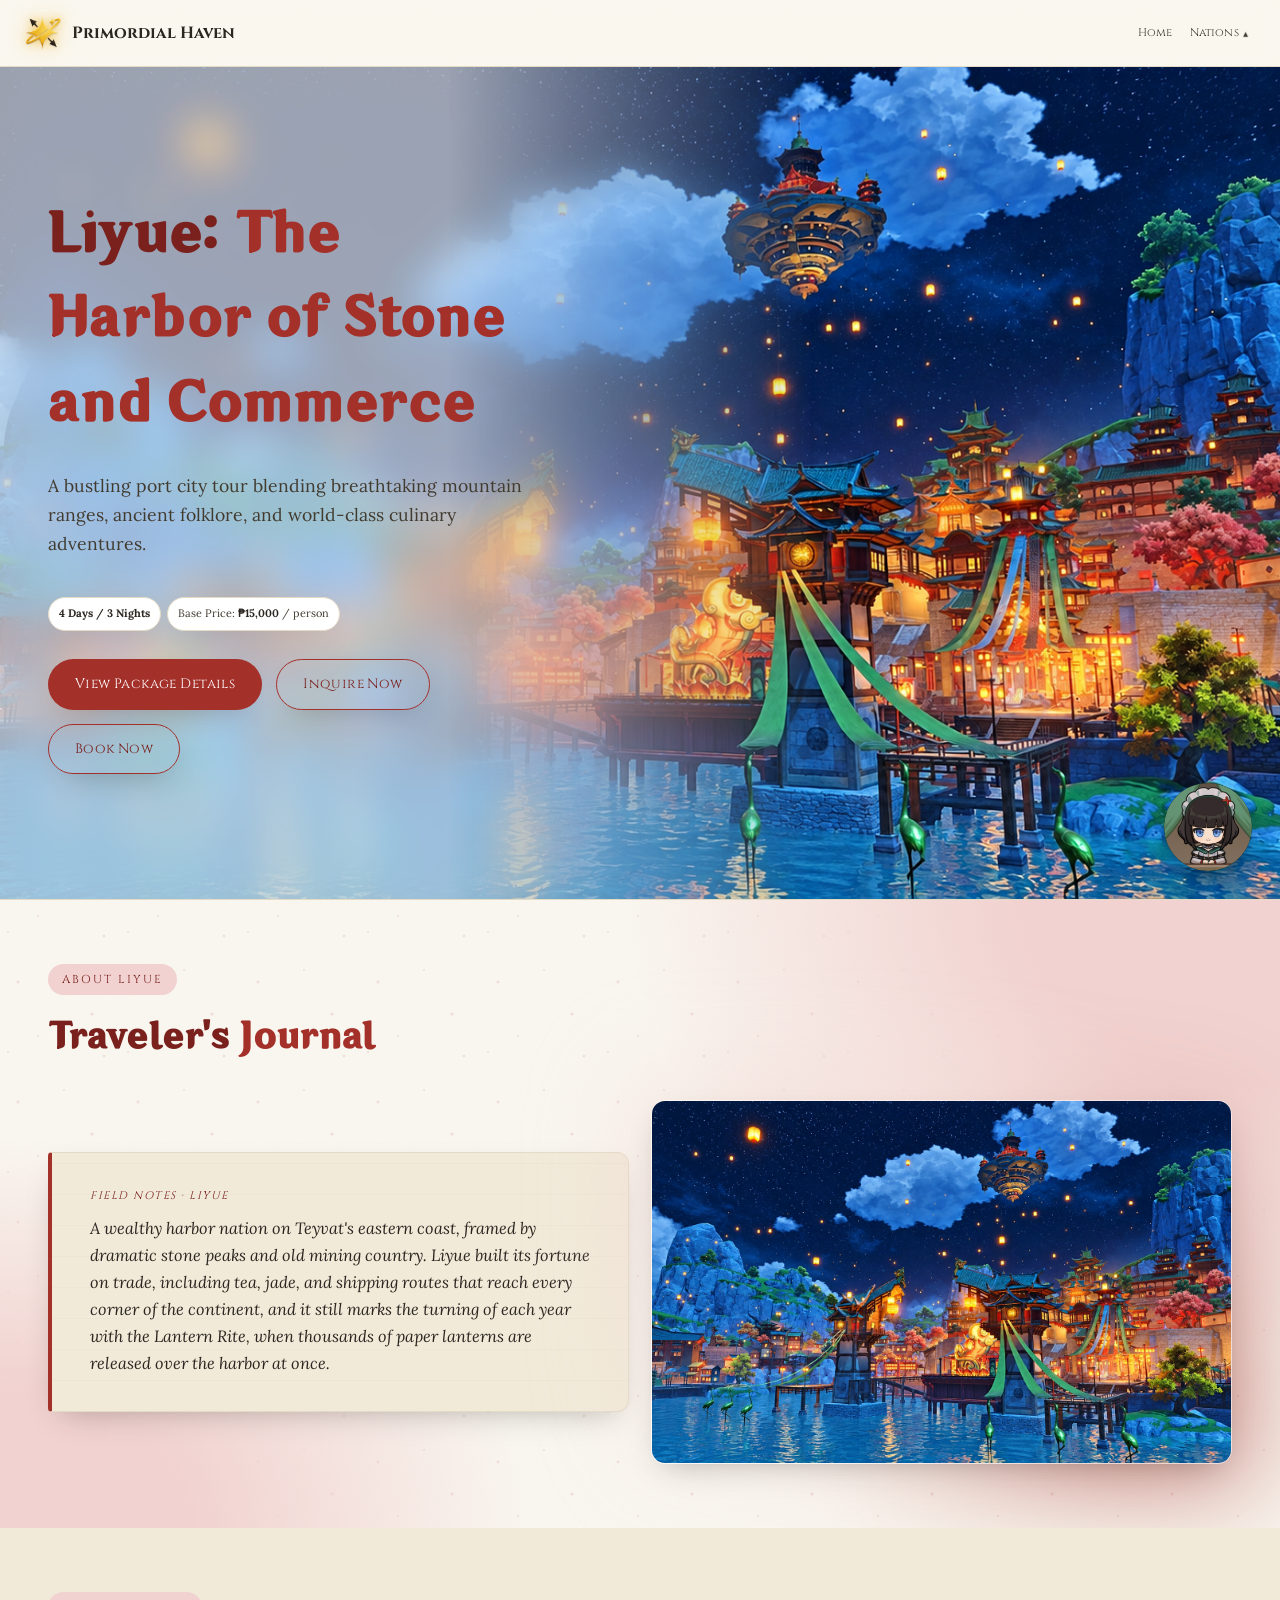
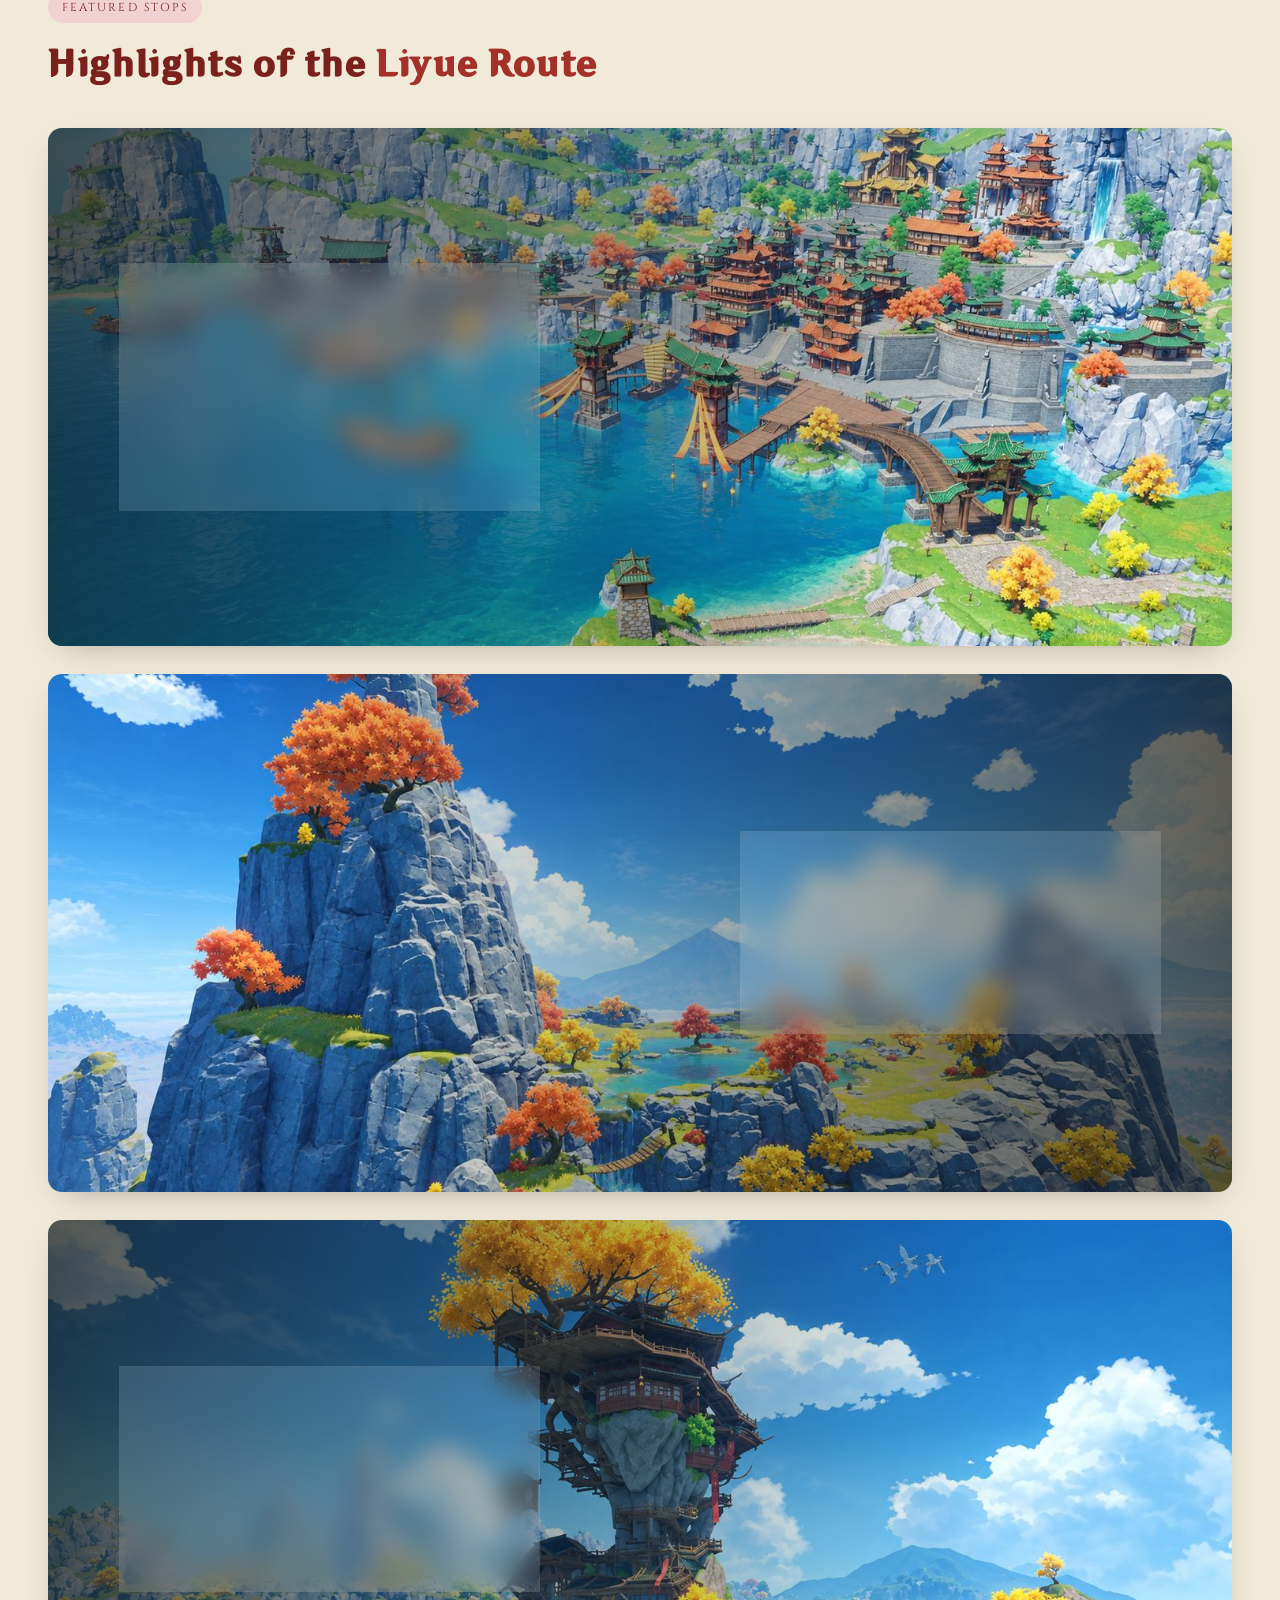
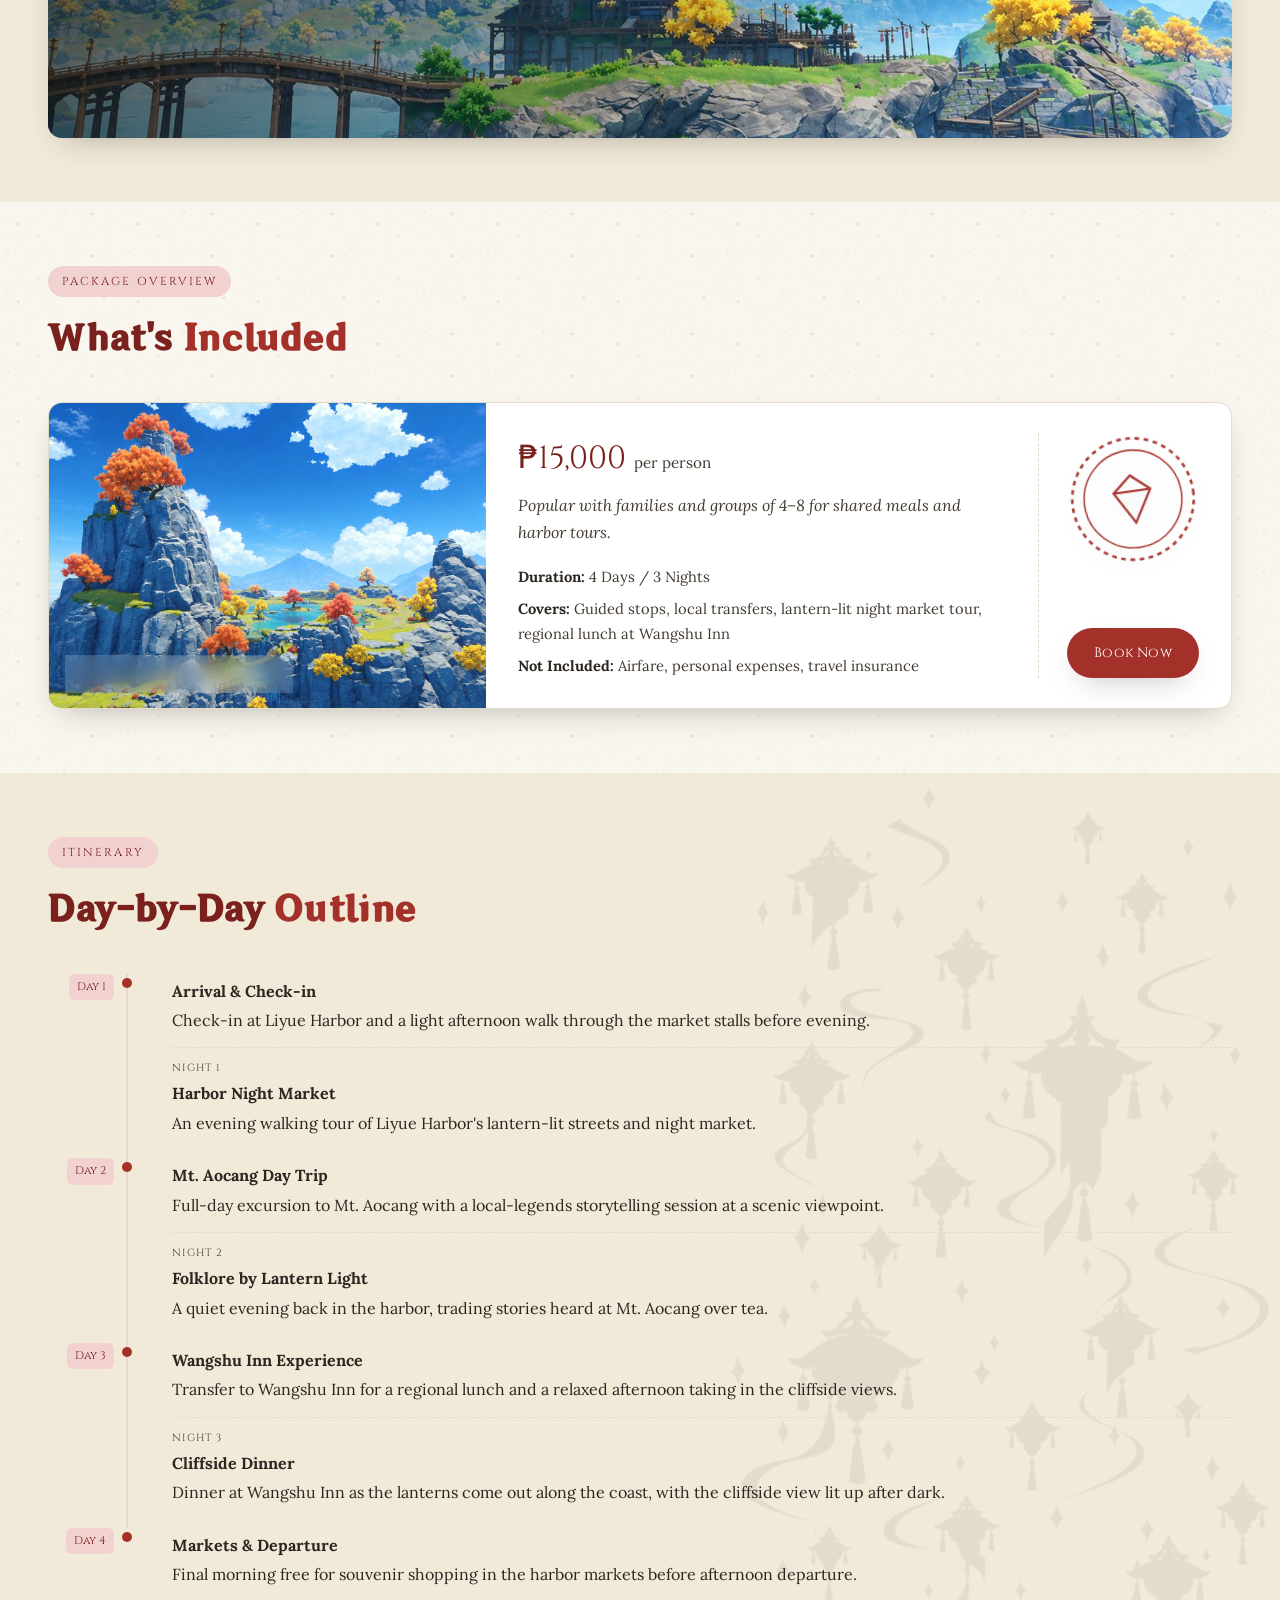
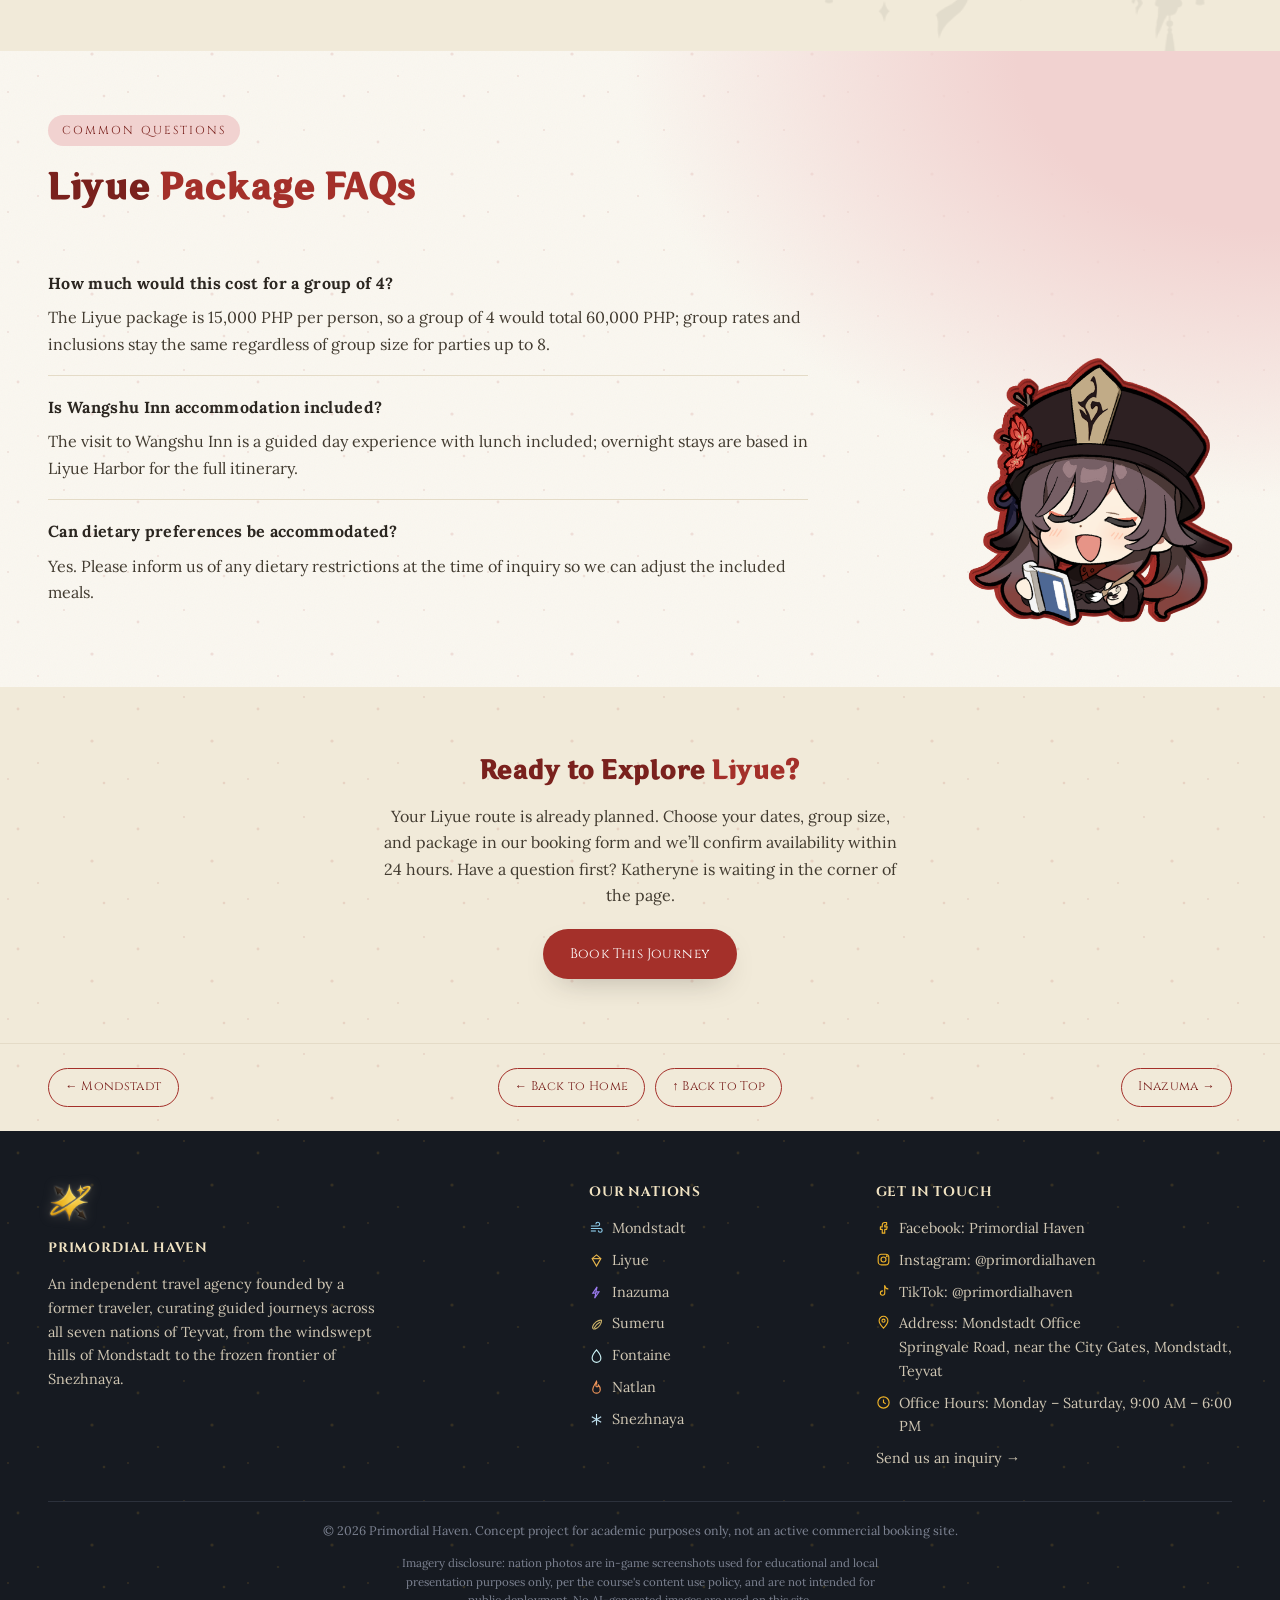
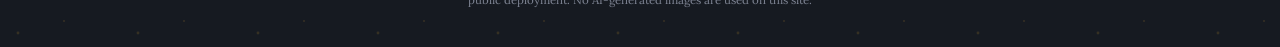
<file: liyue.html>
<!DOCTYPE html>
<html lang="en">
<head>
<meta charset="UTF-8">
<meta name="viewport" content="width=device-width, initial-scale=1.0">
<title>Liyue Tour Package | Primordial Haven</title>
<meta name="description" content="Liyue tour package by Primordial Haven: The Harbor of Stone and Commerce. 4 Days / 3 Nights, starting at PHP 15,000 per person.">
<meta property="og:type" content="website">
<meta property="og:title" content="Liyue Tour Package | Primordial Haven">
<meta property="og:description" content="Liyue tour package by Primordial Haven: The Harbor of Stone and Commerce. 4 Days / 3 Nights, starting at PHP 15,000 per person.">
<meta property="og:image" content="assets/img/liyue-hero.png">
<link rel="icon" type="image/png" href="assets/img/logo-shadow-transparent.png">
<link rel="preconnect" href="https://fonts.googleapis.com">
<link
  href="https://fonts.googleapis.com/css2?family=Cinzel:wght@500;600;700&family=Lora:ital,wght@0,400;0,500;0,600;1,400&display=swap"
  rel="stylesheet">
<link rel="stylesheet" href="assets/css/style.css">
<link rel="stylesheet" href="assets/css/forms.css">
</head>
<body id="top" data-theme="liyue">
  <header class="site-header">
    <div class="nav-wrap">
      <a href="index.html" class="logo" title="Return to Home">
        <img class="logo-mark" src="assets/img/logo-shadow-transparent.png" alt="Primordial Haven">Primordial Haven</a>
      <nav class="primary-nav">
      <a href="index.html">Home</a>
      <div class="nav-dropdown">
        <button type="button" class="nav-dropdown-toggle" class="active">Nations</button>
        <div class="nav-dropdown-menu">
          <a href="mondstadt.html"><svg class="nation-icon nation-icon-mondstadt" viewBox="0 0 24 24" fill="none" stroke="currentColor" stroke-width="1.8" aria-hidden="true"><title>Anemo (Wind)</title><path d="M3 8h11a3 3 0 1 0-3-3"/><path d="M3 12h15a3 3 0 1 1-3 3"/><path d="M3 16h8"/></svg>Mondstadt</a>
          <a href="liyue.html" class="active"><svg class="nation-icon nation-icon-liyue" viewBox="0 0 24 24" fill="none" stroke="currentColor" stroke-width="1.8" aria-hidden="true"><title>Geo (Rock)</title><path d="M12 3l7 6-7 12-7-12z"/><path d="M5 9h14"/></svg>Liyue</a>
          <a href="inazuma.html"><svg class="nation-icon nation-icon-inazuma" viewBox="0 0 24 24" fill="none" stroke="currentColor" stroke-width="1.8" aria-hidden="true"><title>Electro (Lightning)</title><path d="M13 3 6 13h5l-2 8 7-10h-5l2-8z"/></svg>Inazuma</a>
          <a href="sumeru.html"><svg class="nation-icon nation-icon-sumeru" viewBox="0 0 24 24" fill="none" stroke="currentColor" stroke-width="1.8" aria-hidden="true"><title>Dendro (Nature)</title><path d="M19 5C14 5 8 9 6 15c-1 3 1 5 4 4 6-2 10-8 10-13 0-.5-.5-1-1-1Z"/><path d="M8 18c2-4 6-8 10-10"/></svg>Sumeru</a>
          <a href="fontaine.html"><svg class="nation-icon nation-icon-fontaine" viewBox="0 0 24 24" fill="none" stroke="currentColor" stroke-width="1.8" aria-hidden="true"><title>Hydro (Water)</title><path d="M12 3s7 8 7 13a7 7 0 0 1-14 0c0-5 7-13 7-13Z"/></svg>Fontaine</a>
          <a href="natlan.html"><svg class="nation-icon nation-icon-natlan" viewBox="0 0 24 24" fill="none" stroke="currentColor" stroke-width="1.8" aria-hidden="true"><title>Pyro (Fire)</title><path d="M12 2c2 3-1 4-1 7 0 1.5 1 2 2 2 1.5 0 2-1.5 2-3 2 2 3 5 3 7a6 6 0 0 1-12 0c0-5 4-8 6-13Z"/></svg>Natlan</a>
          <a href="snezhnaya.html"><svg class="nation-icon nation-icon-snezhnaya" viewBox="0 0 24 24" fill="none" stroke="currentColor" stroke-width="1.8" aria-hidden="true"><title>Cryo (Ice)</title><path d="M12 3v18M4.5 7.5l15 9M19.5 7.5l-15 9"/></svg>Snezhnaya</a>
        </div>
      </div>
      </nav>
    </div>
  </header>

<main>

  <!-- Hero: photo + big heading, first thing you see on the page -->
  <section class="hero hero-split">
    <div class="hero-content">
      <h1>
        <span class="nation-title-a">Liyue:</span>
        <span class="nation-title-b">The Harbor of Stone and Commerce</span>
      </h1>
      <p class="lede">A bustling port city tour blending breathtaking mountain ranges, ancient folklore, and
      world-class culinary adventures.</p>
      <div class="hero-meta">
        <span class="pill"><strong>4 Days / 3 Nights</strong></span>
        <span class="pill">Base Price: <strong>&#8369;15,000</strong> / person</span>
      </div>
      <div class="btn-row">
        <a href="#package" class="btn">View Package Details</a>
        <a href="index.html#contact" class="btn btn-outline" data-open-form="inquiry" data-package="liyue">Inquire Now</a>
        <a href="#book" class="btn btn-outline btn-book" data-open-form="booking" data-package="liyue">Book Now</a>
      </div>
    </div>
    <div class="hero-media">
      <img class="media-sharp" src="assets/img/liyue-hero.png" alt="Scenic view of Liyue, Teyvat">
    </div>
  </section>

  <!-- Traveler's Journal: short lore paragraph next to a photo -->
  <section class="block journal-section">
    <div class="container">
      <div class="section-head">
        <span class="eyebrow">About Liyue</span>
        <h2>
          <span class="nation-title-a">Traveler's</span>
          <span class="nation-title-b">Journal</span>
        </h2>
      </div>
      <div class="grid grid-2" style="align-items:center;">
        <div class="lore-block">
          <span class="lore-label">Field Notes &middot; Liyue</span>
          <p>A wealthy harbor nation on Teyvat's eastern coast, framed by dramatic stone peaks and old
          mining country. Liyue built its fortune on trade, including tea, jade, and shipping routes
          that reach every corner of the continent, and it still marks the turning of each year with
          the Lantern Rite, when thousands of paper lanterns are released over the harbor at once.</p>
        </div>
        <div class="photo-frame-wrap">
          <div class="photo-frame">
            <img src="assets/img/liyue-hero.png" alt="Scenic view of Liyue, Teyvat" loading="lazy">
          </div>
        </div>
      </div>
    </div>
  </section>

  <!-- Featured Stops: 3 large cinematic landscape banners, alternating text side -->
  <section class="block alt" id="stops">
    <div class="container">
      <div class="section-head">
        <span class="eyebrow">Featured Stops</span>
        <h2 class="nowrap-heading">
          <span class="nation-title-a">Highlights of the</span>
          <span class="nation-title-b">Liyue Route</span>
        </h2>
      </div>
      <div class="stop-banner-stack">
        <div class="stop-banner stop-left">
          <img class="stop-banner-img"
               src="assets/img/stops/liyue-harbor.jpg" alt="Liyue Harbor, Liyue, Teyvat" loading="lazy">
          <div class="stop-banner-overlay">
            <div class="stop-banner-text">
              <span class="stop-number">1</span>
              <h3>Liyue Harbor</h3>
              <p>Teyvat's largest trading harbor, lined with terraced rooftops, lantern-lit streets, and
              stalls selling everything from tea to carved jade. Time your visit with the annual Lantern
              Rite to see thousands of lanterns released over the water at once.</p>
            </div>
          </div>
        </div>
        <div class="stop-banner stop-right">
          <img class="stop-banner-img"
               src="assets/img/stops/mt-aocang.jpg" alt="Mt. Aocang, Liyue, Teyvat" loading="lazy">
          <div class="stop-banner-overlay">
            <div class="stop-banner-text">
              <span class="stop-number">2</span>
              <h3>Mt. Aocang</h3>
              <p>A dramatic mountain range on the city's outskirts, known for scenic overlooks and local
              folklore passed down through generations of traders.</p>
            </div>
          </div>
        </div>
        <div class="stop-banner stop-left">
          <img class="stop-banner-img"
               src="assets/img/stops/wangshu-inn.jpg" alt="Wangshu Inn, Liyue, Teyvat" loading="lazy">
          <div class="stop-banner-overlay">
            <div class="stop-banner-text">
              <span class="stop-number">3</span>
              <h3>Wangshu Inn</h3>
              <p>A multi-tiered inn built atop a stone outcrop in Dihua Marsh, long favored by traveling
              merchants for its cliffside views stretching toward Mt. Qingce and the Jueyun Karst.</p>
            </div>
          </div>
        </div>
      </div>
    </div>
  </section>

  <!-- Package Overview: what "View Package Details" scrolls to -->
  <section class="block" id="package">
    <div class="container">
      <div class="section-head">
        <span class="eyebrow">Package Overview</span>
        <h2>
          <span class="nation-title-a">What's</span>
          <span class="nation-title-b">Included</span>
        </h2>
      </div>
      <!-- Postcard: a featured-stop photo on the left, the package details as the
           message, and the nation's stamp with Book Now on the right -->
      <div class="price-panel postcard">
        <figure class="postcard-photo">
          <img src="assets/img/stops/mt-aocang.jpg" alt="Mt. Aocang, Liyue, Teyvat" loading="lazy">
          <figcaption>Greetings from Mt. Aocang</figcaption>
        </figure>
        <div class="postcard-body">
          <div class="price-info">
            <div>
              <div class="amount">&#8369;15,000 <span>per person</span></div>
              <p>Popular with families and groups of 4&ndash;8 for shared meals and harbor tours.</p>
            </div>
            <ul class="spec-list">
              <li><strong>Duration:</strong> 4 Days / 3 Nights</li>
              <li><strong>Covers:</strong> Guided stops, local transfers, lantern-lit night market tour, regional lunch at Wangshu Inn</li>
              <li><strong>Not Included:</strong> Airfare, personal expenses, travel insurance</li>
            </ul>
          </div>
          <div class="postcard-side">
            <svg class="nation-stamp" viewBox="0 0 100 100" fill="none" stroke="currentColor" aria-hidden="true"><circle cx="50" cy="50" r="46" stroke-width="2" stroke-dasharray="3.5 3.5"/><circle cx="50" cy="50" r="37" stroke-width="1.2"/><g transform="translate(26,26) scale(2)" stroke-width="0.9"><path d="M12 3l7 6-7 12-7-12z"/><path d="M5 9h14"/></g></svg>
            <a href="#book=liyue" class="btn postcard-book" data-open-form="booking" data-package="liyue">Book Now</a>
          </div>
        </div>
      </div>
    </div>
  </section>

  <!-- Itinerary: day-by-day timeline -->
  <section class="block alt itinerary-section">
      <img class="itinerary-decor" src="assets/img/bg-elements/lanterns-liyue.webp" alt="" aria-hidden="true" loading="lazy">
    <div class="container">
      <div class="section-head">
        <span class="eyebrow">Itinerary</span>
        <h2>
          <span class="nation-title-a">Day-by-Day</span>
          <span class="nation-title-b">Outline</span>
        </h2>
      </div>
      <ul class="itinerary">
        <li>
          <strong>Arrival &amp; Check-in</strong>
          <span>Check-in at Liyue Harbor and a light afternoon walk through the market stalls before
          evening.</span>
          <div class="night-activity">
            <span class="time-label">Night 1</span>
            <strong>Harbor Night Market</strong>
            <span>An evening walking tour of Liyue Harbor's lantern-lit streets and night market.</span>
          </div>
        </li>
        <li>
          <strong>Mt. Aocang Day Trip</strong>
          <span>Full-day excursion to Mt. Aocang with a local-legends storytelling session at a scenic
          viewpoint.</span>
          <div class="night-activity">
            <span class="time-label">Night 2</span>
            <strong>Folklore by Lantern Light</strong>
            <span>A quiet evening back in the harbor, trading stories heard at Mt. Aocang over tea.</span>
          </div>
        </li>
        <li>
          <strong>Wangshu Inn Experience</strong>
          <span>Transfer to Wangshu Inn for a regional lunch and a relaxed afternoon taking in the cliffside
          views.</span>
          <div class="night-activity">
            <span class="time-label">Night 3</span>
            <strong>Cliffside Dinner</strong>
            <span>Dinner at Wangshu Inn as the lanterns come out along the coast, with the cliffside view lit
            up after dark.</span>
          </div>
        </li>
        <li>
          <strong>Markets &amp; Departure</strong>
          <span>Final morning free for souvenir shopping in the harbor markets before afternoon departure.</span>
        </li>
      </ul>
    </div>
  </section>

  <!-- Common Questions: this nation's own FAQ list -->
  <section class="block faq-section">
    <div class="container faq-layout">
      <div class="faq-content">
        <div class="section-head">
          <span class="eyebrow">Common Questions</span>
          <h2>
            <span class="nation-title-a">Liyue</span>
            <span class="nation-title-b">Package FAQs</span>
          </h2>
        </div>
        <div class="faq-item">
          <h4>How much would this cost for a group of 4?</h4>
          <p>The Liyue package is 15,000 PHP per person, so a group of 4 would total 60,000 PHP; group
          rates and inclusions stay the same regardless of group size for parties up to 8.</p>
        </div>
        <div class="faq-item">
          <h4>Is Wangshu Inn accommodation included?</h4>
          <p>The visit to Wangshu Inn is a guided day experience with lunch included; overnight stays are
          based in Liyue Harbor for the full itinerary.</p>
        </div>
        <div class="faq-item">
          <h4>Can dietary preferences be accommodated?</h4>
          <p>Yes. Please inform us of any dietary restrictions at the time of inquiry so we can adjust
          the included meals.</p>
        </div>
      </div>
      <img class="faq-chibi" src="assets/img/chibis/hutao-liyue.png"
           alt="Hu Tao, thinking" loading="lazy">
    </div>
  </section>

  <!-- Closing call-to-action -->
  <section class="block alt">
    <div class="container" style="text-align:center;">
      <h2>
        <span class="nation-title-a">Ready to Explore</span>
        <span class="nation-title-b">Liyue?</span>
      </h2>
      <p style="max-width:52ch;margin:0 auto 20px;">
        Your Liyue route is already planned. Choose your dates, group size, and package in our
        booking form and we&rsquo;ll confirm availability within 24 hours. Have a question first? Katheryne
        is waiting in the corner of the page.
      </p>
      <a href="#book=liyue" class="btn" data-open-form="booking" data-package="liyue">Book This Journey</a>
    </div>
  </section>

  <!-- Page navigation: back to home, plus the previous/next nation -->
  <nav class="page-nav-section" aria-label="Nation pages">
    <div class="container page-nav">
      <span class="page-nav-prev"><a href="mondstadt.html" class="page-nav-link">&larr; Mondstadt</a></span>
      <span class="page-nav-home"><a href="index.html">&larr; Back to Home</a><a href="#top" class="page-nav-top">&uarr; Back to Top</a></span>
      <span class="page-nav-next"><a href="inazuma.html" class="page-nav-link">Inazuma &rarr;</a></span>
    </div>
  </nav>

</main>
  <footer class="site-footer">
    <div class="container">
      <div class="footer-grid">
        <div>
          <img class="footer-logo" src="assets/img/logo-shadow-transparent.png" alt="Primordial Haven">
          <h4>Primordial Haven</h4>
          <p style="color:#cfc6b3;font-size:0.9rem;max-width:38ch;">
            An independent travel agency founded by a former traveler, curating
            guided journeys across all seven nations of Teyvat, from the
            windswept hills of Mondstadt to the frozen frontier of Snezhnaya.
          </p>
        </div>
        <div>
          <h4>Our Nations</h4>
          <ul>
            <li><a href="mondstadt.html"><svg class="nation-icon nation-icon-mondstadt" viewBox="0 0 24 24" fill="none" stroke="currentColor" stroke-width="1.8" aria-hidden="true"><title>Anemo (Wind)</title><path d="M3 8h11a3 3 0 1 0-3-3"/><path d="M3 12h15a3 3 0 1 1-3 3"/><path d="M3 16h8"/></svg>Mondstadt</a></li>
            <li><a href="liyue.html"><svg class="nation-icon nation-icon-liyue" viewBox="0 0 24 24" fill="none" stroke="currentColor" stroke-width="1.8" aria-hidden="true"><title>Geo (Rock)</title><path d="M12 3l7 6-7 12-7-12z"/><path d="M5 9h14"/></svg>Liyue</a></li>
            <li><a href="inazuma.html"><svg class="nation-icon nation-icon-inazuma" viewBox="0 0 24 24" fill="none" stroke="currentColor" stroke-width="1.8" aria-hidden="true"><title>Electro (Lightning)</title><path d="M13 3 6 13h5l-2 8 7-10h-5l2-8z"/></svg>Inazuma</a></li>
            <li><a href="sumeru.html"><svg class="nation-icon nation-icon-sumeru" viewBox="0 0 24 24" fill="none" stroke="currentColor" stroke-width="1.8" aria-hidden="true"><title>Dendro (Nature)</title><path d="M19 5C14 5 8 9 6 15c-1 3 1 5 4 4 6-2 10-8 10-13 0-.5-.5-1-1-1Z"/><path d="M8 18c2-4 6-8 10-10"/></svg>Sumeru</a></li>
            <li><a href="fontaine.html"><svg class="nation-icon nation-icon-fontaine" viewBox="0 0 24 24" fill="none" stroke="currentColor" stroke-width="1.8" aria-hidden="true"><title>Hydro (Water)</title><path d="M12 3s7 8 7 13a7 7 0 0 1-14 0c0-5 7-13 7-13Z"/></svg>Fontaine</a></li>
            <li><a href="natlan.html"><svg class="nation-icon nation-icon-natlan" viewBox="0 0 24 24" fill="none" stroke="currentColor" stroke-width="1.8" aria-hidden="true"><title>Pyro (Fire)</title><path d="M12 2c2 3-1 4-1 7 0 1.5 1 2 2 2 1.5 0 2-1.5 2-3 2 2 3 5 3 7a6 6 0 0 1-12 0c0-5 4-8 6-13Z"/></svg>Natlan</a></li>
            <li><a href="snezhnaya.html"><svg class="nation-icon nation-icon-snezhnaya" viewBox="0 0 24 24" fill="none" stroke="currentColor" stroke-width="1.8" aria-hidden="true"><title>Cryo (Ice)</title><path d="M12 3v18M4.5 7.5l15 9M19.5 7.5l-15 9"/></svg>Snezhnaya</a></li>
          </ul>
        </div>
        <div>
          <h4>Get In Touch</h4>
          <ul>
            <li><a class="footer-contact-link" href="https://www.facebook.com/PrimordialHaven" target="_blank" rel="noopener noreferrer" aria-label="Facebook: Primordial Haven (opens in a new tab)">
              <span class="footer-icon" aria-hidden="true">
                <svg viewBox="0 0 24 24" fill="none" stroke="currentColor" stroke-width="1.8" stroke-linecap="round" stroke-linejoin="round"><path d="M14 8h3V4h-3a4 4 0 0 0-4 4v3H7v4h3v6h4v-6h3l1-4h-4V8a0 0 0 0 1 0 0Z"/></svg>
              </span><span>Facebook: Primordial Haven</span></a></li>
            <li><a class="footer-contact-link" href="https://www.instagram.com/primordialhaven/" target="_blank" rel="noopener noreferrer" aria-label="Instagram: @primordialhaven (opens in a new tab)">
              <span class="footer-icon" aria-hidden="true">
                <svg viewBox="0 0 24 24" fill="none" stroke="currentColor" stroke-width="1.8" stroke-linecap="round" stroke-linejoin="round"><rect x="3.5" y="3.5" width="17" height="17" rx="5"/><circle cx="12" cy="12" r="4"/><circle cx="17.2" cy="6.8" r="0.6" fill="currentColor"/></svg>
              </span><span>Instagram: @primordialhaven</span></a></li>
            <li><a class="footer-contact-link" href="https://www.tiktok.com/@primordialhaven" target="_blank" rel="noopener noreferrer" aria-label="TikTok: @primordialhaven (opens in a new tab)">
              <span class="footer-icon" aria-hidden="true">
                <svg viewBox="0 0 24 24" fill="none" stroke="currentColor" stroke-width="1.8" stroke-linecap="round" stroke-linejoin="round"><path d="M14 3v11.5a3.5 3.5 0 1 1-3.5-3.5"/><path d="M14 3c.4 2.8 2.3 4.6 5 4.8"/></svg>
              </span><span>TikTok: @primordialhaven</span></a></li>
            <li><a class="footer-contact-link" href="index.html#contact">
              <span class="footer-icon" aria-hidden="true">
                <svg viewBox="0 0 24 24" fill="none" stroke="currentColor" stroke-width="1.8"><path d="M12 21s7-7.5 7-12a7 7 0 1 0-14 0c0 4.5 7 12 7 12Z"/><circle cx="12" cy="9" r="2.5"/></svg>
              </span><span>Address: Mondstadt Office<br>Springvale Road, near the City Gates, Mondstadt, Teyvat</span></a></li>
            <li><a class="footer-contact-link" href="index.html#contact">
              <span class="footer-icon" aria-hidden="true">
                <svg viewBox="0 0 24 24" fill="none" stroke="currentColor" stroke-width="1.8"><circle cx="12" cy="12" r="9"/><path d="M12 7v5l3.5 2"/></svg>
              </span><span>Office Hours: Monday &ndash; Saturday, 9:00 AM &ndash; 6:00 PM</span></a></li>
            <li><a href="#inquire" data-open-form="inquiry">Send us an inquiry &rarr;</a></li>
          </ul>
        </div>
      </div>
      <div class="footer-note">
        <span>&copy; 2026 Primordial Haven. Concept project for academic purposes only, not an active commercial booking site.</span>
      </div>
      <p class="disclosure" style="margin-top:14px;">
        Imagery disclosure: nation photos are in-game screenshots used for educational and local
        presentation purposes only, per the course's content use policy, and are not intended for
        public deployment. No AI-generated images are used on this site.
      </p>
    </div>
  </footer>

<script src="assets/js/packages.js" defer></script>
<script src="assets/js/form-utils.js" defer></script>
<script src="assets/js/form-modal.js" defer></script>
<script src="assets/js/booking-form.js" defer></script>
<script src="assets/js/inquiry-form.js" defer></script>
<script src="assets/js/katheryne.js" defer></script>
<script src="assets/js/motion.js" defer></script>
</body>
</html>
</file>
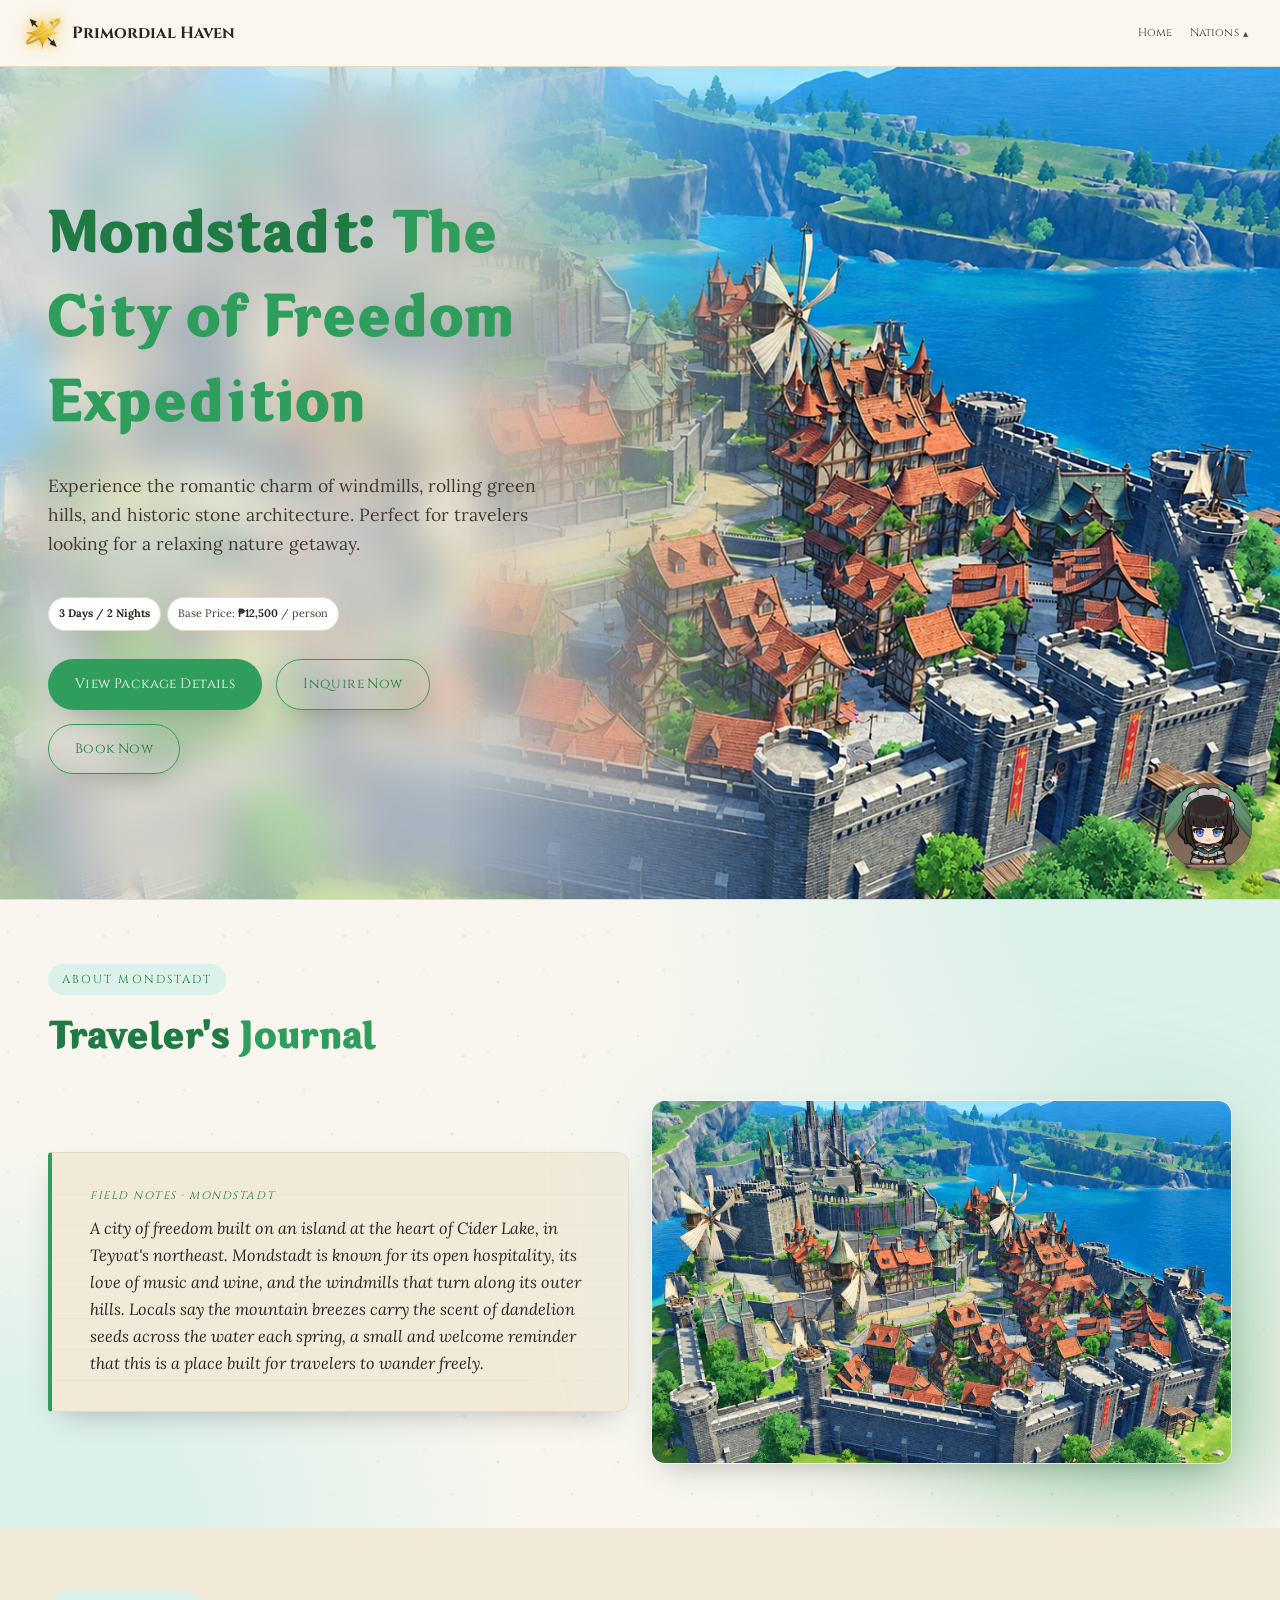
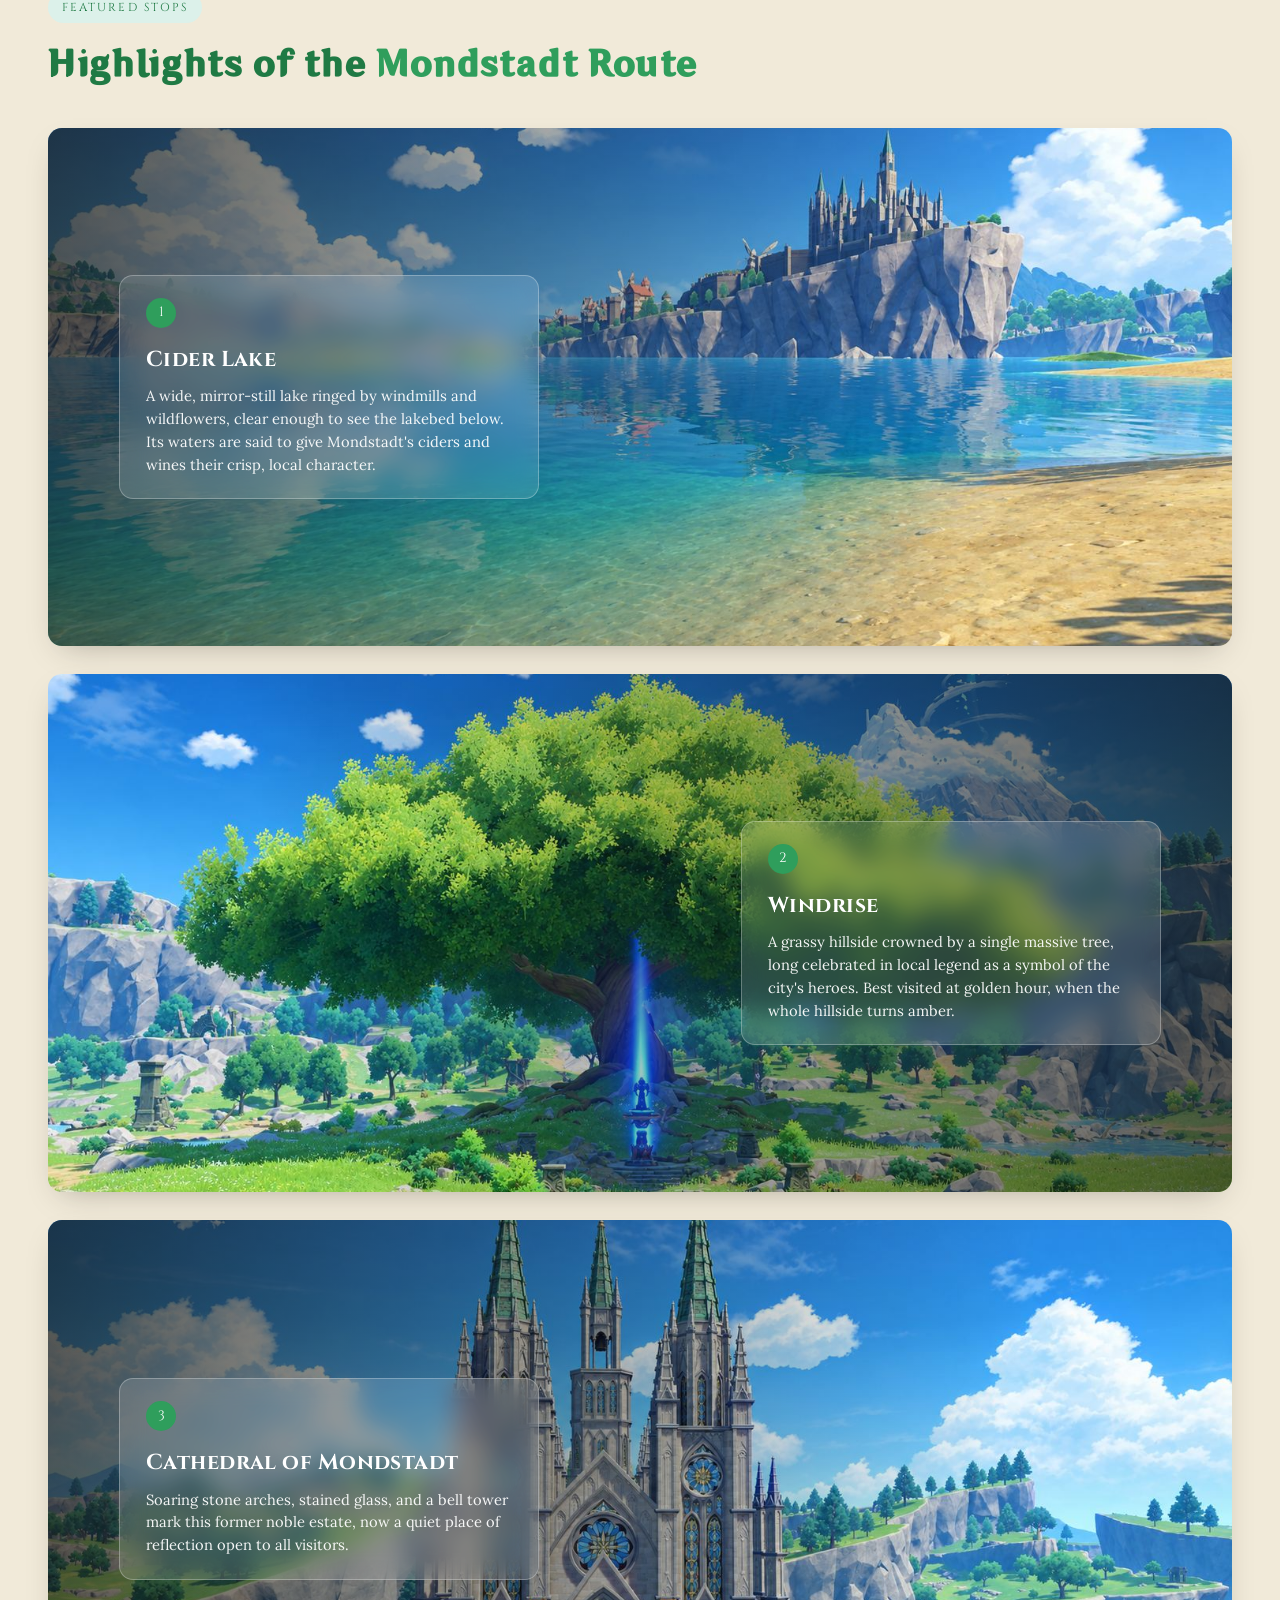
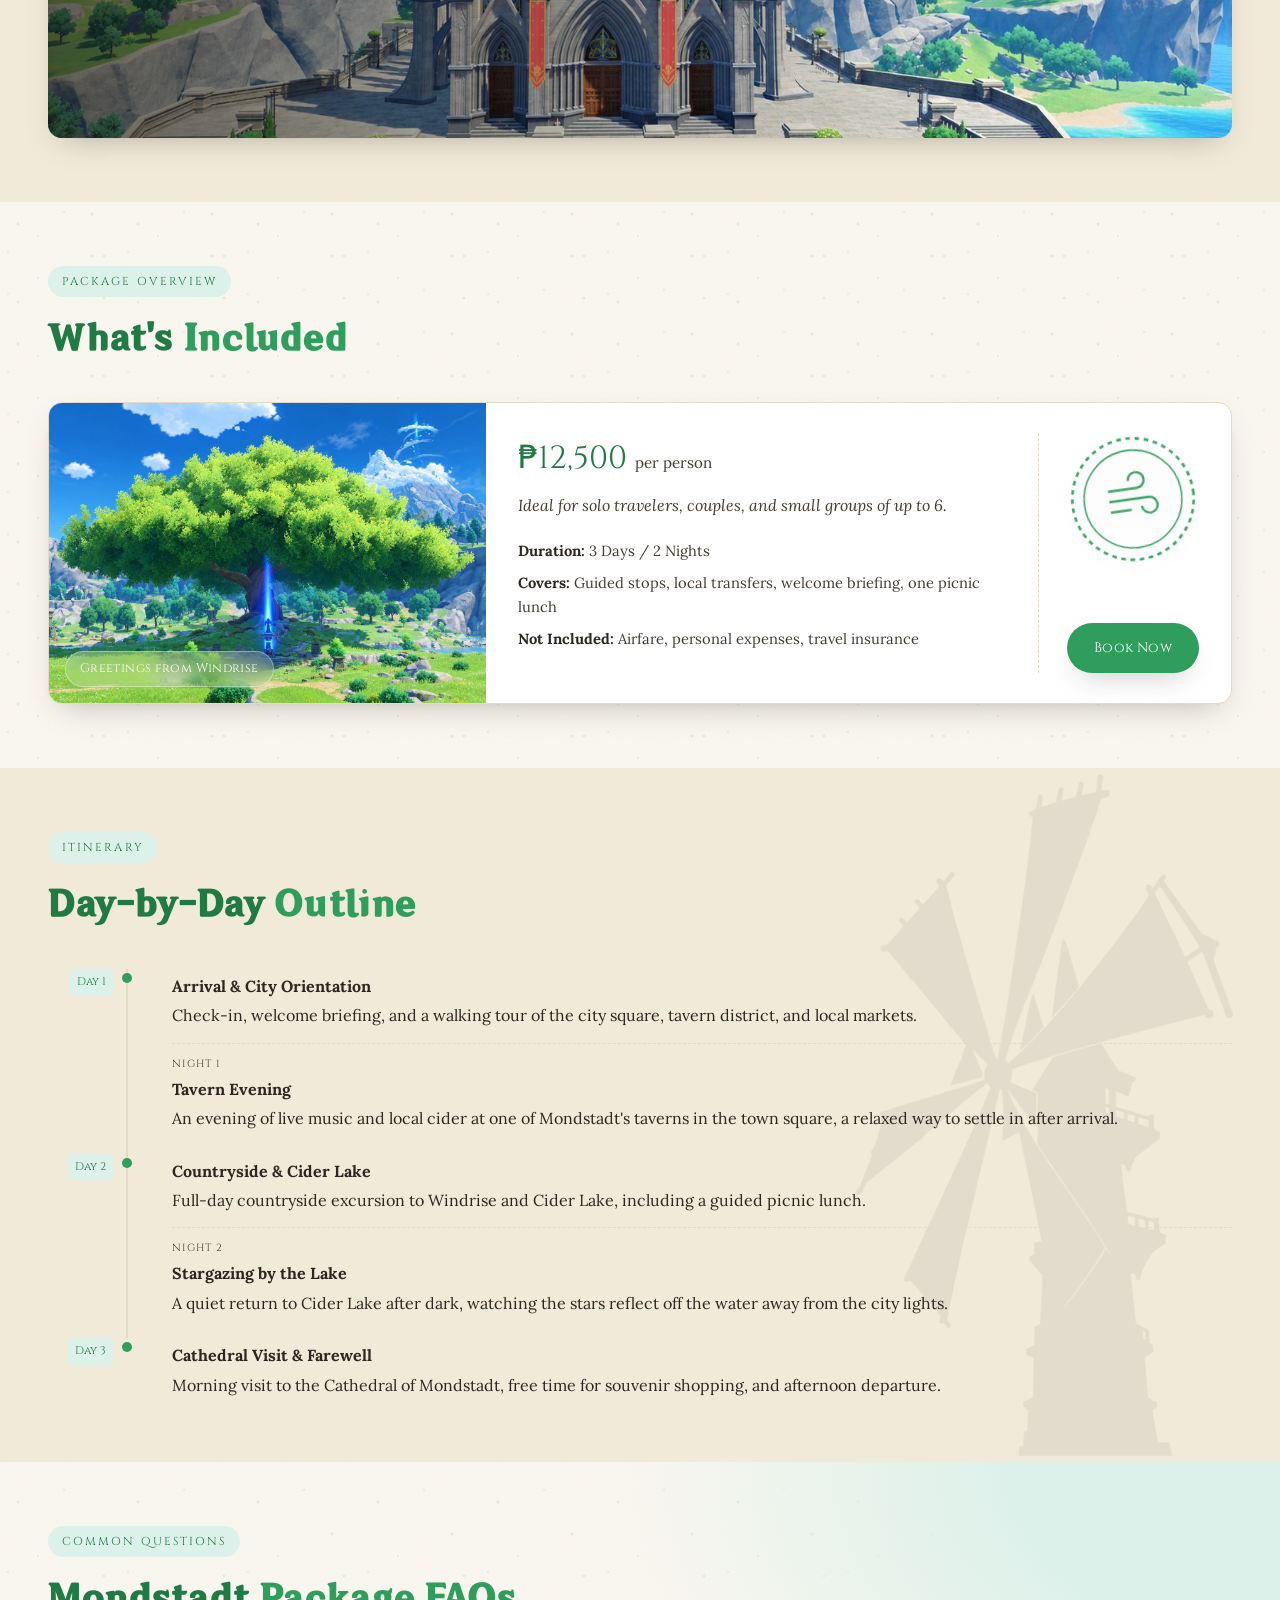
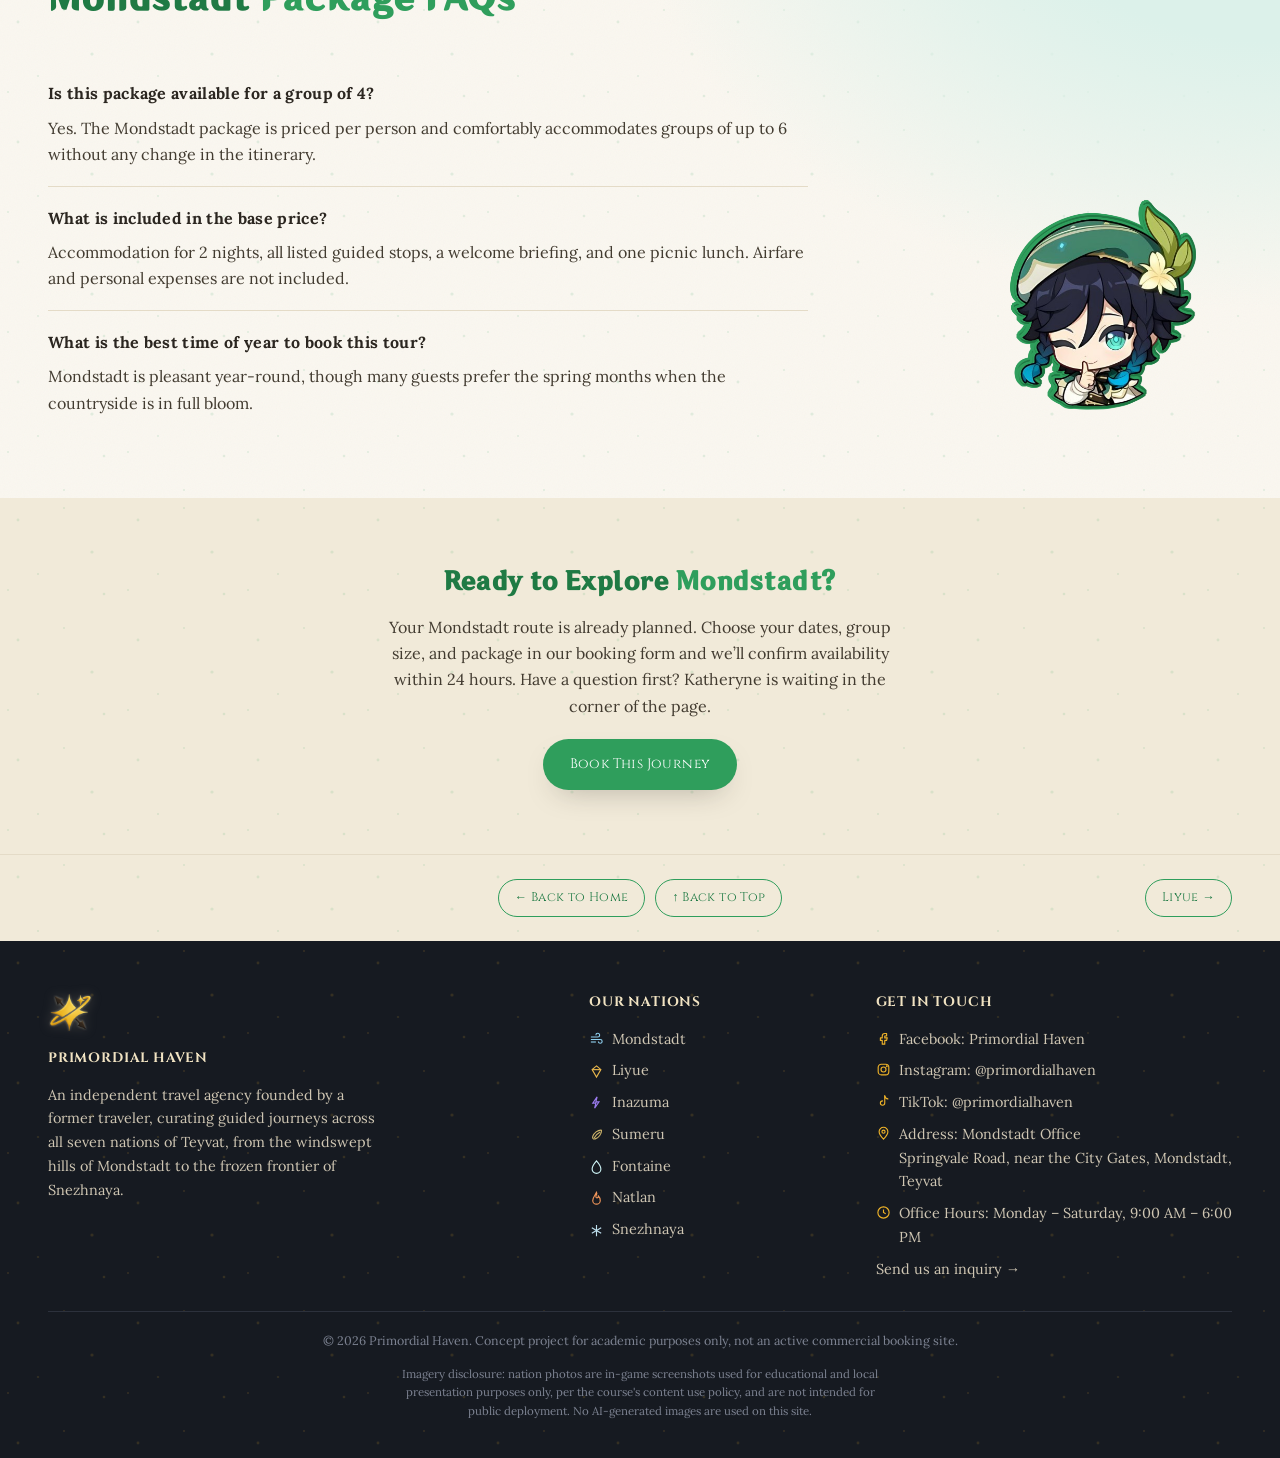
<file: mondstadt.html>
<!DOCTYPE html>
<html lang="en">
<head>
<meta charset="UTF-8">
<meta name="viewport" content="width=device-width, initial-scale=1.0">
<title>Mondstadt Tour Package | Primordial Haven</title>
<meta name="description" content="Mondstadt tour package by Primordial Haven: The City of Freedom Expedition. 3 Days / 2 Nights, starting at PHP 12,500 per person.">
<meta property="og:type" content="website">
<meta property="og:title" content="Mondstadt Tour Package | Primordial Haven">
<meta property="og:description" content="Mondstadt tour package by Primordial Haven: The City of Freedom Expedition. 3 Days / 2 Nights, starting at PHP 12,500 per person.">
<meta property="og:image" content="assets/img/mondstadt-hero.png">
<link rel="icon" type="image/png" href="assets/img/logo-shadow-transparent.png">
<link rel="preconnect" href="https://fonts.googleapis.com">
<link
  href="https://fonts.googleapis.com/css2?family=Cinzel:wght@500;600;700&family=Lora:ital,wght@0,400;0,500;0,600;1,400&display=swap"
  rel="stylesheet">
<link rel="stylesheet" href="assets/css/style.css">
<link rel="stylesheet" href="assets/css/forms.css">
</head>
<body id="top" data-theme="mondstadt">
  <header class="site-header">
    <div class="nav-wrap">
      <a href="index.html" class="logo" title="Return to Home">
        <img class="logo-mark" src="assets/img/logo-shadow-transparent.png" alt="Primordial Haven">Primordial Haven</a>
      <nav class="primary-nav">
      <a href="index.html">Home</a>
      <div class="nav-dropdown">
        <button type="button" class="nav-dropdown-toggle" class="active">Nations</button>
        <div class="nav-dropdown-menu">
          <a href="mondstadt.html" class="active"><svg class="nation-icon nation-icon-mondstadt" viewBox="0 0 24 24" fill="none" stroke="currentColor" stroke-width="1.8" aria-hidden="true"><title>Anemo (Wind)</title><path d="M3 8h11a3 3 0 1 0-3-3"/><path d="M3 12h15a3 3 0 1 1-3 3"/><path d="M3 16h8"/></svg>Mondstadt</a>
          <a href="liyue.html"><svg class="nation-icon nation-icon-liyue" viewBox="0 0 24 24" fill="none" stroke="currentColor" stroke-width="1.8" aria-hidden="true"><title>Geo (Rock)</title><path d="M12 3l7 6-7 12-7-12z"/><path d="M5 9h14"/></svg>Liyue</a>
          <a href="inazuma.html"><svg class="nation-icon nation-icon-inazuma" viewBox="0 0 24 24" fill="none" stroke="currentColor" stroke-width="1.8" aria-hidden="true"><title>Electro (Lightning)</title><path d="M13 3 6 13h5l-2 8 7-10h-5l2-8z"/></svg>Inazuma</a>
          <a href="sumeru.html"><svg class="nation-icon nation-icon-sumeru" viewBox="0 0 24 24" fill="none" stroke="currentColor" stroke-width="1.8" aria-hidden="true"><title>Dendro (Nature)</title><path d="M19 5C14 5 8 9 6 15c-1 3 1 5 4 4 6-2 10-8 10-13 0-.5-.5-1-1-1Z"/><path d="M8 18c2-4 6-8 10-10"/></svg>Sumeru</a>
          <a href="fontaine.html"><svg class="nation-icon nation-icon-fontaine" viewBox="0 0 24 24" fill="none" stroke="currentColor" stroke-width="1.8" aria-hidden="true"><title>Hydro (Water)</title><path d="M12 3s7 8 7 13a7 7 0 0 1-14 0c0-5 7-13 7-13Z"/></svg>Fontaine</a>
          <a href="natlan.html"><svg class="nation-icon nation-icon-natlan" viewBox="0 0 24 24" fill="none" stroke="currentColor" stroke-width="1.8" aria-hidden="true"><title>Pyro (Fire)</title><path d="M12 2c2 3-1 4-1 7 0 1.5 1 2 2 2 1.5 0 2-1.5 2-3 2 2 3 5 3 7a6 6 0 0 1-12 0c0-5 4-8 6-13Z"/></svg>Natlan</a>
          <a href="snezhnaya.html"><svg class="nation-icon nation-icon-snezhnaya" viewBox="0 0 24 24" fill="none" stroke="currentColor" stroke-width="1.8" aria-hidden="true"><title>Cryo (Ice)</title><path d="M12 3v18M4.5 7.5l15 9M19.5 7.5l-15 9"/></svg>Snezhnaya</a>
        </div>
      </div>
      </nav>
    </div>
  </header>

<main>

  <!-- Hero: photo + big heading, first thing you see on the page -->
  <section class="hero hero-split">
    <div class="hero-content">
      <h1>
        <span class="nation-title-a">Mondstadt:</span>
        <span class="nation-title-b">The City of Freedom Expedition</span>
      </h1>
      <p class="lede">Experience the romantic charm of windmills, rolling green hills, and historic stone
      architecture. Perfect for travelers looking for a relaxing nature getaway.</p>
      <div class="hero-meta">
        <span class="pill"><strong>3 Days / 2 Nights</strong></span>
        <span class="pill">Base Price: <strong>&#8369;12,500</strong> / person</span>
      </div>
      <div class="btn-row">
        <a href="#package" class="btn">View Package Details</a>
        <a href="index.html#contact" class="btn btn-outline" data-open-form="inquiry" data-package="mondstadt">Inquire Now</a>
        <a href="#book" class="btn btn-outline btn-book" data-open-form="booking" data-package="mondstadt">Book Now</a>
      </div>
    </div>
    <div class="hero-media">
      <img class="media-sharp" src="assets/img/mondstadt-hero.png" alt="Scenic view of Mondstadt, Teyvat">
    </div>
  </section>

  <!-- Traveler's Journal: short lore paragraph next to a photo -->
  <section class="block journal-section">
    <div class="container">
      <div class="section-head">
        <span class="eyebrow">About Mondstadt</span>
        <h2>
          <span class="nation-title-a">Traveler's</span>
          <span class="nation-title-b">Journal</span>
        </h2>
      </div>
      <div class="grid grid-2" style="align-items:center;">
        <div class="lore-block">
          <span class="lore-label">Field Notes &middot; Mondstadt</span>
          <p>A city of freedom built on an island at the heart of Cider Lake, in Teyvat's northeast.
          Mondstadt is known for its open hospitality, its love of music and wine, and the windmills
          that turn along its outer hills. Locals say the mountain breezes carry the scent of
          dandelion seeds across the water each spring, a small and welcome reminder that this is a
          place built for travelers to wander freely.</p>
        </div>
        <div class="photo-frame-wrap">
          <div class="photo-frame">
            <img src="assets/img/mondstadt-hero.png" alt="Scenic view of Mondstadt, Teyvat" loading="lazy">
          </div>
        </div>
      </div>
    </div>
  </section>

  <!-- Featured Stops: 3 large cinematic landscape banners, alternating text side -->
  <section class="block alt" id="stops">
    <div class="container">
      <div class="section-head">
        <span class="eyebrow">Featured Stops</span>
        <h2 class="nowrap-heading">
          <span class="nation-title-a">Highlights of the</span>
          <span class="nation-title-b">Mondstadt Route</span>
        </h2>
      </div>
      <div class="stop-banner-stack">
        <div class="stop-banner stop-left">
          <img class="stop-banner-img"
               src="assets/img/stops/cider-lake.jpg" alt="Cider Lake, Mondstadt, Teyvat" loading="lazy">
          <div class="stop-banner-overlay">
            <div class="stop-banner-text">
              <span class="stop-number">1</span>
              <h3>Cider Lake</h3>
              <p>A wide, mirror-still lake ringed by windmills and wildflowers, clear enough to see the
              lakebed below. Its waters are said to give Mondstadt's ciders and wines their crisp, local
              character.</p>
            </div>
          </div>
        </div>
        <div class="stop-banner stop-right">
          <img class="stop-banner-img"
               src="assets/img/stops/windrise.jpg" alt="Windrise, Mondstadt, Teyvat" loading="lazy">
          <div class="stop-banner-overlay">
            <div class="stop-banner-text">
              <span class="stop-number">2</span>
              <h3>Windrise</h3>
              <p>A grassy hillside crowned by a single massive tree, long celebrated in local legend as a
              symbol of the city's heroes. Best visited at golden hour, when the whole hillside turns
              amber.</p>
            </div>
          </div>
        </div>
        <div class="stop-banner stop-left">
          <img class="stop-banner-img"
               src="assets/img/stops/cathedral.jpg" alt="Cathedral of Mondstadt, Mondstadt, Teyvat" loading="lazy">
          <div class="stop-banner-overlay">
            <div class="stop-banner-text">
              <span class="stop-number">3</span>
              <h3>Cathedral of Mondstadt</h3>
              <p>Soaring stone arches, stained glass, and a bell tower mark this former noble estate, now a
              quiet place of reflection open to all visitors.</p>
            </div>
          </div>
        </div>
      </div>
    </div>
  </section>

  <!-- Package Overview: what "View Package Details" scrolls to -->
  <section class="block" id="package">
    <div class="container">
      <div class="section-head">
        <span class="eyebrow">Package Overview</span>
        <h2>
          <span class="nation-title-a">What's</span>
          <span class="nation-title-b">Included</span>
        </h2>
      </div>
      <!-- Postcard: a featured-stop photo on the left, the package details as the
           message, and the nation's stamp with Book Now on the right -->
      <div class="price-panel postcard">
        <figure class="postcard-photo">
          <img src="assets/img/stops/windrise.jpg" alt="Windrise, Mondstadt, Teyvat" loading="lazy">
          <figcaption>Greetings from Windrise</figcaption>
        </figure>
        <div class="postcard-body">
          <div class="price-info">
            <div>
              <div class="amount">&#8369;12,500 <span>per person</span></div>
              <p>Ideal for solo travelers, couples, and small groups of up to 6.</p>
            </div>
            <ul class="spec-list">
              <li><strong>Duration:</strong> 3 Days / 2 Nights</li>
              <li><strong>Covers:</strong> Guided stops, local transfers, welcome briefing, one picnic lunch</li>
              <li><strong>Not Included:</strong> Airfare, personal expenses, travel insurance</li>
            </ul>
          </div>
          <div class="postcard-side">
            <svg class="nation-stamp" viewBox="0 0 100 100" fill="none" stroke="currentColor" aria-hidden="true"><circle cx="50" cy="50" r="46" stroke-width="2" stroke-dasharray="3.5 3.5"/><circle cx="50" cy="50" r="37" stroke-width="1.2"/><g transform="translate(26,26) scale(2)" stroke-width="0.9"><path d="M3 8h11a3 3 0 1 0-3-3"/><path d="M3 12h15a3 3 0 1 1-3 3"/><path d="M3 16h8"/></g></svg>
            <a href="#book=mondstadt" class="btn postcard-book" data-open-form="booking" data-package="mondstadt">Book Now</a>
          </div>
        </div>
      </div>
    </div>
  </section>

  <!-- Itinerary: day-by-day timeline -->
  <section class="block alt itinerary-section">
      <img class="itinerary-decor" src="assets/img/bg-elements/windmill-mondstadt.webp" alt="" aria-hidden="true" loading="lazy">
    <div class="container">
      <div class="section-head">
        <span class="eyebrow">Itinerary</span>
        <h2>
          <span class="nation-title-a">Day-by-Day</span>
          <span class="nation-title-b">Outline</span>
        </h2>
      </div>
      <ul class="itinerary">
        <li>
          <strong>Arrival &amp; City Orientation</strong>
          <span>Check-in, welcome briefing, and a walking tour of the city square, tavern district, and
          local markets.</span>
          <div class="night-activity">
            <span class="time-label">Night 1</span>
            <strong>Tavern Evening</strong>
            <span>An evening of live music and local cider at one of Mondstadt's taverns in the town square, a
            relaxed way to settle in after arrival.</span>
          </div>
        </li>
        <li>
          <strong>Countryside &amp; Cider Lake</strong>
          <span>Full-day countryside excursion to Windrise and Cider Lake, including a guided picnic lunch.</span>
          <div class="night-activity">
            <span class="time-label">Night 2</span>
            <strong>Stargazing by the Lake</strong>
            <span>A quiet return to Cider Lake after dark, watching the stars reflect off the water away from
            the city lights.</span>
          </div>
        </li>
        <li>
          <strong>Cathedral Visit &amp; Farewell</strong>
          <span>Morning visit to the Cathedral of Mondstadt, free time for souvenir shopping, and afternoon
          departure.</span>
        </li>
      </ul>
    </div>
  </section>

  <!-- Common Questions: this nation's own FAQ list -->
  <section class="block faq-section">
    <div class="container faq-layout">
      <div class="faq-content">
        <div class="section-head">
          <span class="eyebrow">Common Questions</span>
          <h2>
            <span class="nation-title-a">Mondstadt</span>
            <span class="nation-title-b">Package FAQs</span>
          </h2>
        </div>
        <div class="faq-item">
          <h4>Is this package available for a group of 4?</h4>
          <p>Yes. The Mondstadt package is priced per person and comfortably accommodates groups of up to
          6 without any change in the itinerary.</p>
        </div>
        <div class="faq-item">
          <h4>What is included in the base price?</h4>
          <p>Accommodation for 2 nights, all listed guided stops, a welcome briefing, and one picnic
          lunch. Airfare and personal expenses are not included.</p>
        </div>
        <div class="faq-item">
          <h4>What is the best time of year to book this tour?</h4>
          <p>Mondstadt is pleasant year-round, though many guests prefer the spring months when the
          countryside is in full bloom.</p>
        </div>
      </div>
      <img class="faq-chibi" src="assets/img/chibis/venti-mondstadt.png"
           alt="Venti, thinking" loading="lazy">
    </div>
  </section>

  <!-- Closing call-to-action -->
  <section class="block alt">
    <div class="container" style="text-align:center;">
      <h2>
        <span class="nation-title-a">Ready to Explore</span>
        <span class="nation-title-b">Mondstadt?</span>
      </h2>
      <p style="max-width:52ch;margin:0 auto 20px;">
        Your Mondstadt route is already planned. Choose your dates, group size, and package in our
        booking form and we&rsquo;ll confirm availability within 24 hours. Have a question first? Katheryne
        is waiting in the corner of the page.
      </p>
      <a href="#book=mondstadt" class="btn" data-open-form="booking" data-package="mondstadt">Book This Journey</a>
    </div>
  </section>

  <!-- Page navigation: back to home, plus the previous/next nation -->
  <nav class="page-nav-section" aria-label="Nation pages">
    <div class="container page-nav">
      <span class="page-nav-prev"></span>
      <span class="page-nav-home"><a href="index.html">&larr; Back to Home</a><a href="#top" class="page-nav-top">&uarr; Back to Top</a></span>
      <span class="page-nav-next"><a href="liyue.html" class="page-nav-link">Liyue &rarr;</a></span>
    </div>
  </nav>

</main>
  <footer class="site-footer">
    <div class="container">
      <div class="footer-grid">
        <div>
          <img class="footer-logo" src="assets/img/logo-shadow-transparent.png" alt="Primordial Haven">
          <h4>Primordial Haven</h4>
          <p style="color:#cfc6b3;font-size:0.9rem;max-width:38ch;">
            An independent travel agency founded by a former traveler, curating
            guided journeys across all seven nations of Teyvat, from the
            windswept hills of Mondstadt to the frozen frontier of Snezhnaya.
          </p>
        </div>
        <div>
          <h4>Our Nations</h4>
          <ul>
            <li><a href="mondstadt.html"><svg class="nation-icon nation-icon-mondstadt" viewBox="0 0 24 24" fill="none" stroke="currentColor" stroke-width="1.8" aria-hidden="true"><title>Anemo (Wind)</title><path d="M3 8h11a3 3 0 1 0-3-3"/><path d="M3 12h15a3 3 0 1 1-3 3"/><path d="M3 16h8"/></svg>Mondstadt</a></li>
            <li><a href="liyue.html"><svg class="nation-icon nation-icon-liyue" viewBox="0 0 24 24" fill="none" stroke="currentColor" stroke-width="1.8" aria-hidden="true"><title>Geo (Rock)</title><path d="M12 3l7 6-7 12-7-12z"/><path d="M5 9h14"/></svg>Liyue</a></li>
            <li><a href="inazuma.html"><svg class="nation-icon nation-icon-inazuma" viewBox="0 0 24 24" fill="none" stroke="currentColor" stroke-width="1.8" aria-hidden="true"><title>Electro (Lightning)</title><path d="M13 3 6 13h5l-2 8 7-10h-5l2-8z"/></svg>Inazuma</a></li>
            <li><a href="sumeru.html"><svg class="nation-icon nation-icon-sumeru" viewBox="0 0 24 24" fill="none" stroke="currentColor" stroke-width="1.8" aria-hidden="true"><title>Dendro (Nature)</title><path d="M19 5C14 5 8 9 6 15c-1 3 1 5 4 4 6-2 10-8 10-13 0-.5-.5-1-1-1Z"/><path d="M8 18c2-4 6-8 10-10"/></svg>Sumeru</a></li>
            <li><a href="fontaine.html"><svg class="nation-icon nation-icon-fontaine" viewBox="0 0 24 24" fill="none" stroke="currentColor" stroke-width="1.8" aria-hidden="true"><title>Hydro (Water)</title><path d="M12 3s7 8 7 13a7 7 0 0 1-14 0c0-5 7-13 7-13Z"/></svg>Fontaine</a></li>
            <li><a href="natlan.html"><svg class="nation-icon nation-icon-natlan" viewBox="0 0 24 24" fill="none" stroke="currentColor" stroke-width="1.8" aria-hidden="true"><title>Pyro (Fire)</title><path d="M12 2c2 3-1 4-1 7 0 1.5 1 2 2 2 1.5 0 2-1.5 2-3 2 2 3 5 3 7a6 6 0 0 1-12 0c0-5 4-8 6-13Z"/></svg>Natlan</a></li>
            <li><a href="snezhnaya.html"><svg class="nation-icon nation-icon-snezhnaya" viewBox="0 0 24 24" fill="none" stroke="currentColor" stroke-width="1.8" aria-hidden="true"><title>Cryo (Ice)</title><path d="M12 3v18M4.5 7.5l15 9M19.5 7.5l-15 9"/></svg>Snezhnaya</a></li>
          </ul>
        </div>
        <div>
          <h4>Get In Touch</h4>
          <ul>
            <li><a class="footer-contact-link" href="https://www.facebook.com/PrimordialHaven" target="_blank" rel="noopener noreferrer" aria-label="Facebook: Primordial Haven (opens in a new tab)">
              <span class="footer-icon" aria-hidden="true">
                <svg viewBox="0 0 24 24" fill="none" stroke="currentColor" stroke-width="1.8" stroke-linecap="round" stroke-linejoin="round"><path d="M14 8h3V4h-3a4 4 0 0 0-4 4v3H7v4h3v6h4v-6h3l1-4h-4V8a0 0 0 0 1 0 0Z"/></svg>
              </span><span>Facebook: Primordial Haven</span></a></li>
            <li><a class="footer-contact-link" href="https://www.instagram.com/primordialhaven/" target="_blank" rel="noopener noreferrer" aria-label="Instagram: @primordialhaven (opens in a new tab)">
              <span class="footer-icon" aria-hidden="true">
                <svg viewBox="0 0 24 24" fill="none" stroke="currentColor" stroke-width="1.8" stroke-linecap="round" stroke-linejoin="round"><rect x="3.5" y="3.5" width="17" height="17" rx="5"/><circle cx="12" cy="12" r="4"/><circle cx="17.2" cy="6.8" r="0.6" fill="currentColor"/></svg>
              </span><span>Instagram: @primordialhaven</span></a></li>
            <li><a class="footer-contact-link" href="https://www.tiktok.com/@primordialhaven" target="_blank" rel="noopener noreferrer" aria-label="TikTok: @primordialhaven (opens in a new tab)">
              <span class="footer-icon" aria-hidden="true">
                <svg viewBox="0 0 24 24" fill="none" stroke="currentColor" stroke-width="1.8" stroke-linecap="round" stroke-linejoin="round"><path d="M14 3v11.5a3.5 3.5 0 1 1-3.5-3.5"/><path d="M14 3c.4 2.8 2.3 4.6 5 4.8"/></svg>
              </span><span>TikTok: @primordialhaven</span></a></li>
            <li><a class="footer-contact-link" href="index.html#contact">
              <span class="footer-icon" aria-hidden="true">
                <svg viewBox="0 0 24 24" fill="none" stroke="currentColor" stroke-width="1.8"><path d="M12 21s7-7.5 7-12a7 7 0 1 0-14 0c0 4.5 7 12 7 12Z"/><circle cx="12" cy="9" r="2.5"/></svg>
              </span><span>Address: Mondstadt Office<br>Springvale Road, near the City Gates, Mondstadt, Teyvat</span></a></li>
            <li><a class="footer-contact-link" href="index.html#contact">
              <span class="footer-icon" aria-hidden="true">
                <svg viewBox="0 0 24 24" fill="none" stroke="currentColor" stroke-width="1.8"><circle cx="12" cy="12" r="9"/><path d="M12 7v5l3.5 2"/></svg>
              </span><span>Office Hours: Monday &ndash; Saturday, 9:00 AM &ndash; 6:00 PM</span></a></li>
            <li><a href="#inquire" data-open-form="inquiry">Send us an inquiry &rarr;</a></li>
          </ul>
        </div>
      </div>
      <div class="footer-note">
        <span>&copy; 2026 Primordial Haven. Concept project for academic purposes only, not an active commercial booking site.</span>
      </div>
      <p class="disclosure" style="margin-top:14px;">
        Imagery disclosure: nation photos are in-game screenshots used for educational and local
        presentation purposes only, per the course's content use policy, and are not intended for
        public deployment. No AI-generated images are used on this site.
      </p>
    </div>
  </footer>

<script src="assets/js/packages.js" defer></script>
<script src="assets/js/form-utils.js" defer></script>
<script src="assets/js/form-modal.js" defer></script>
<script src="assets/js/booking-form.js" defer></script>
<script src="assets/js/inquiry-form.js" defer></script>
<script src="assets/js/katheryne.js" defer></script>
<script src="assets/js/motion.js" defer></script>
</body>
</html>
</file>
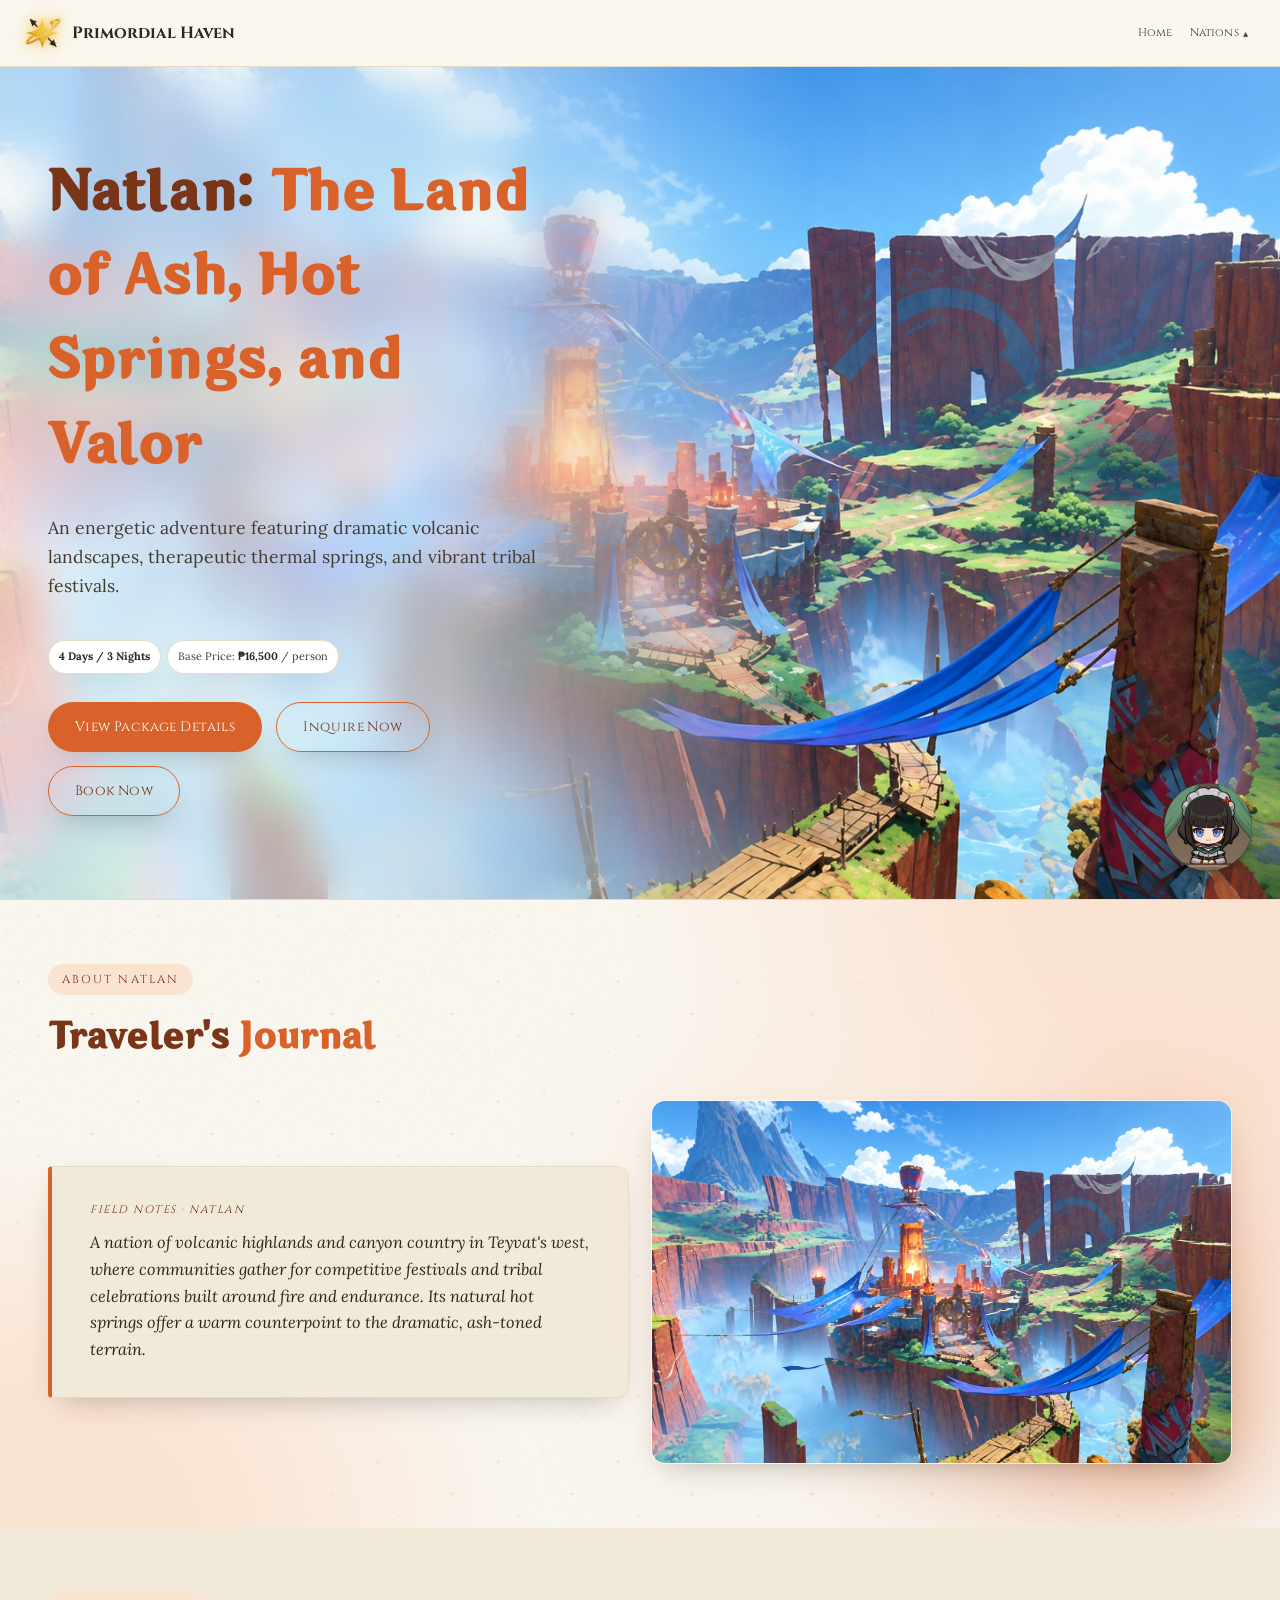
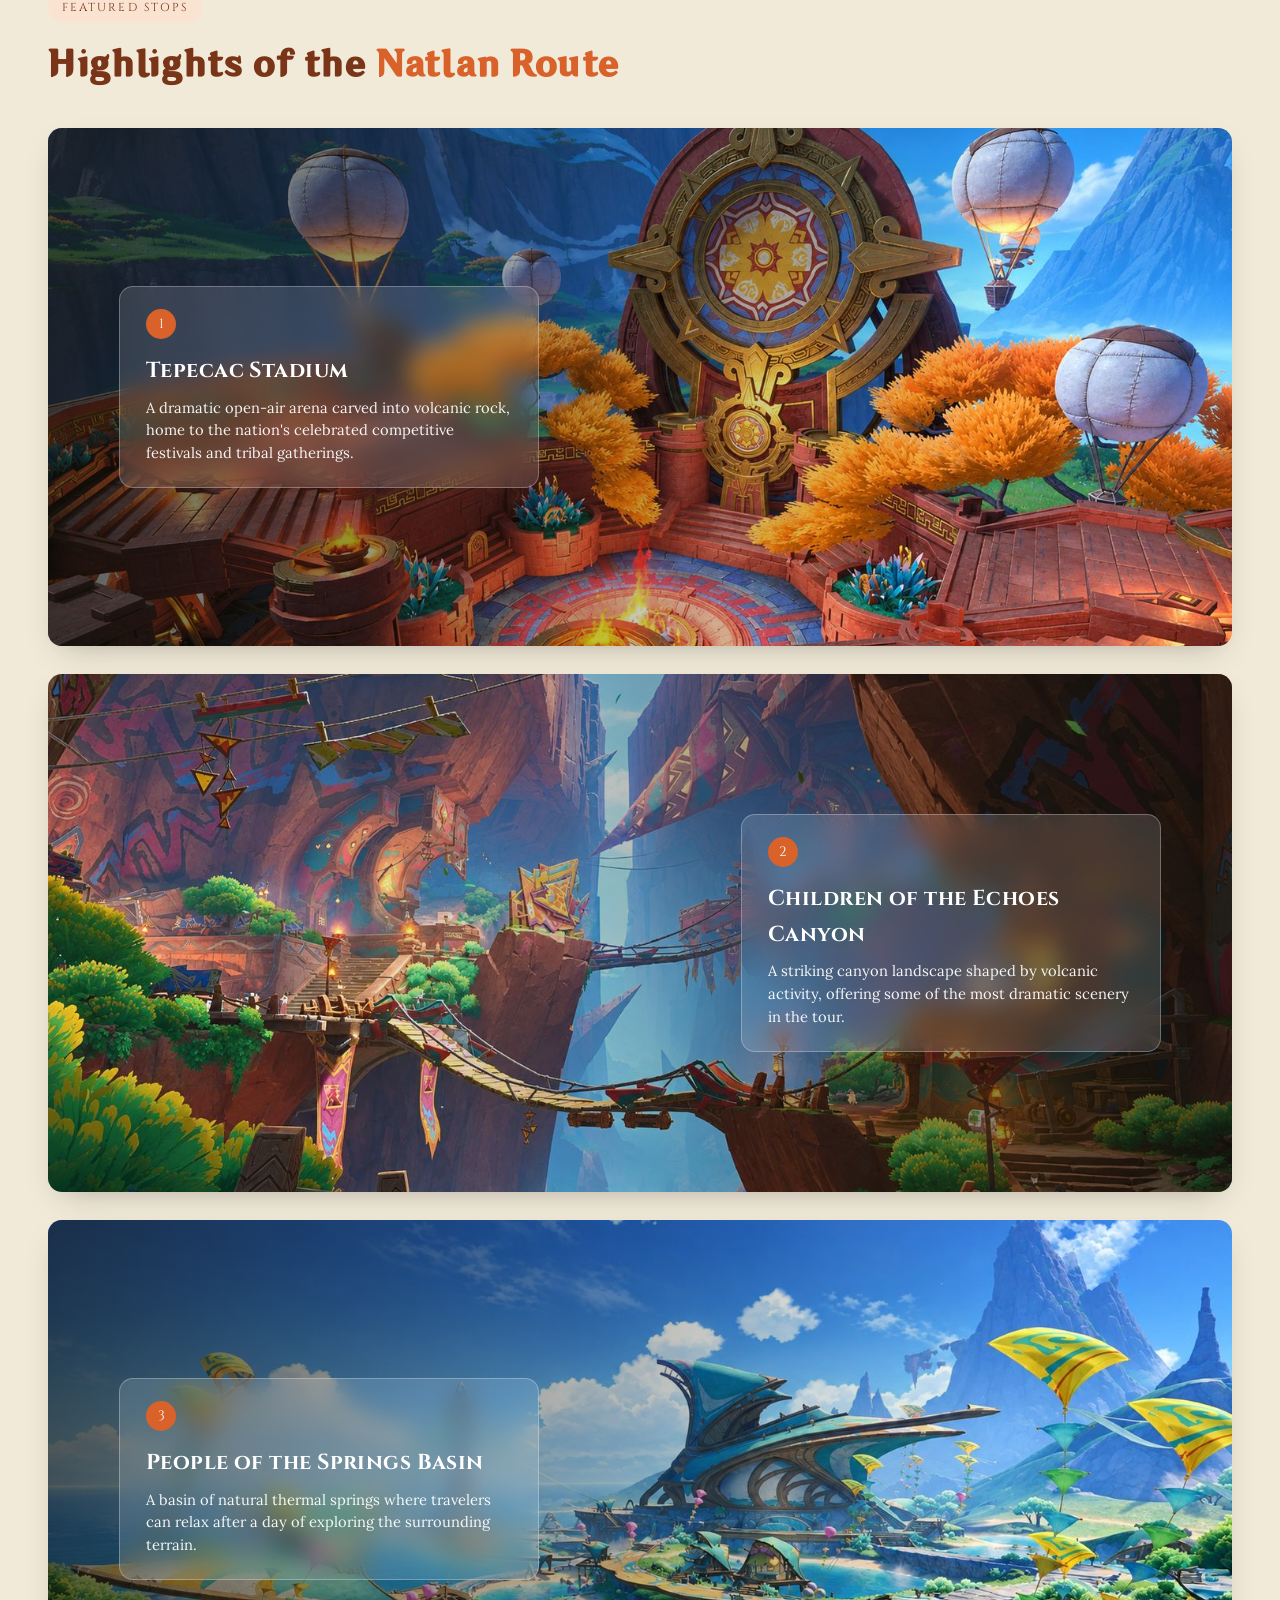
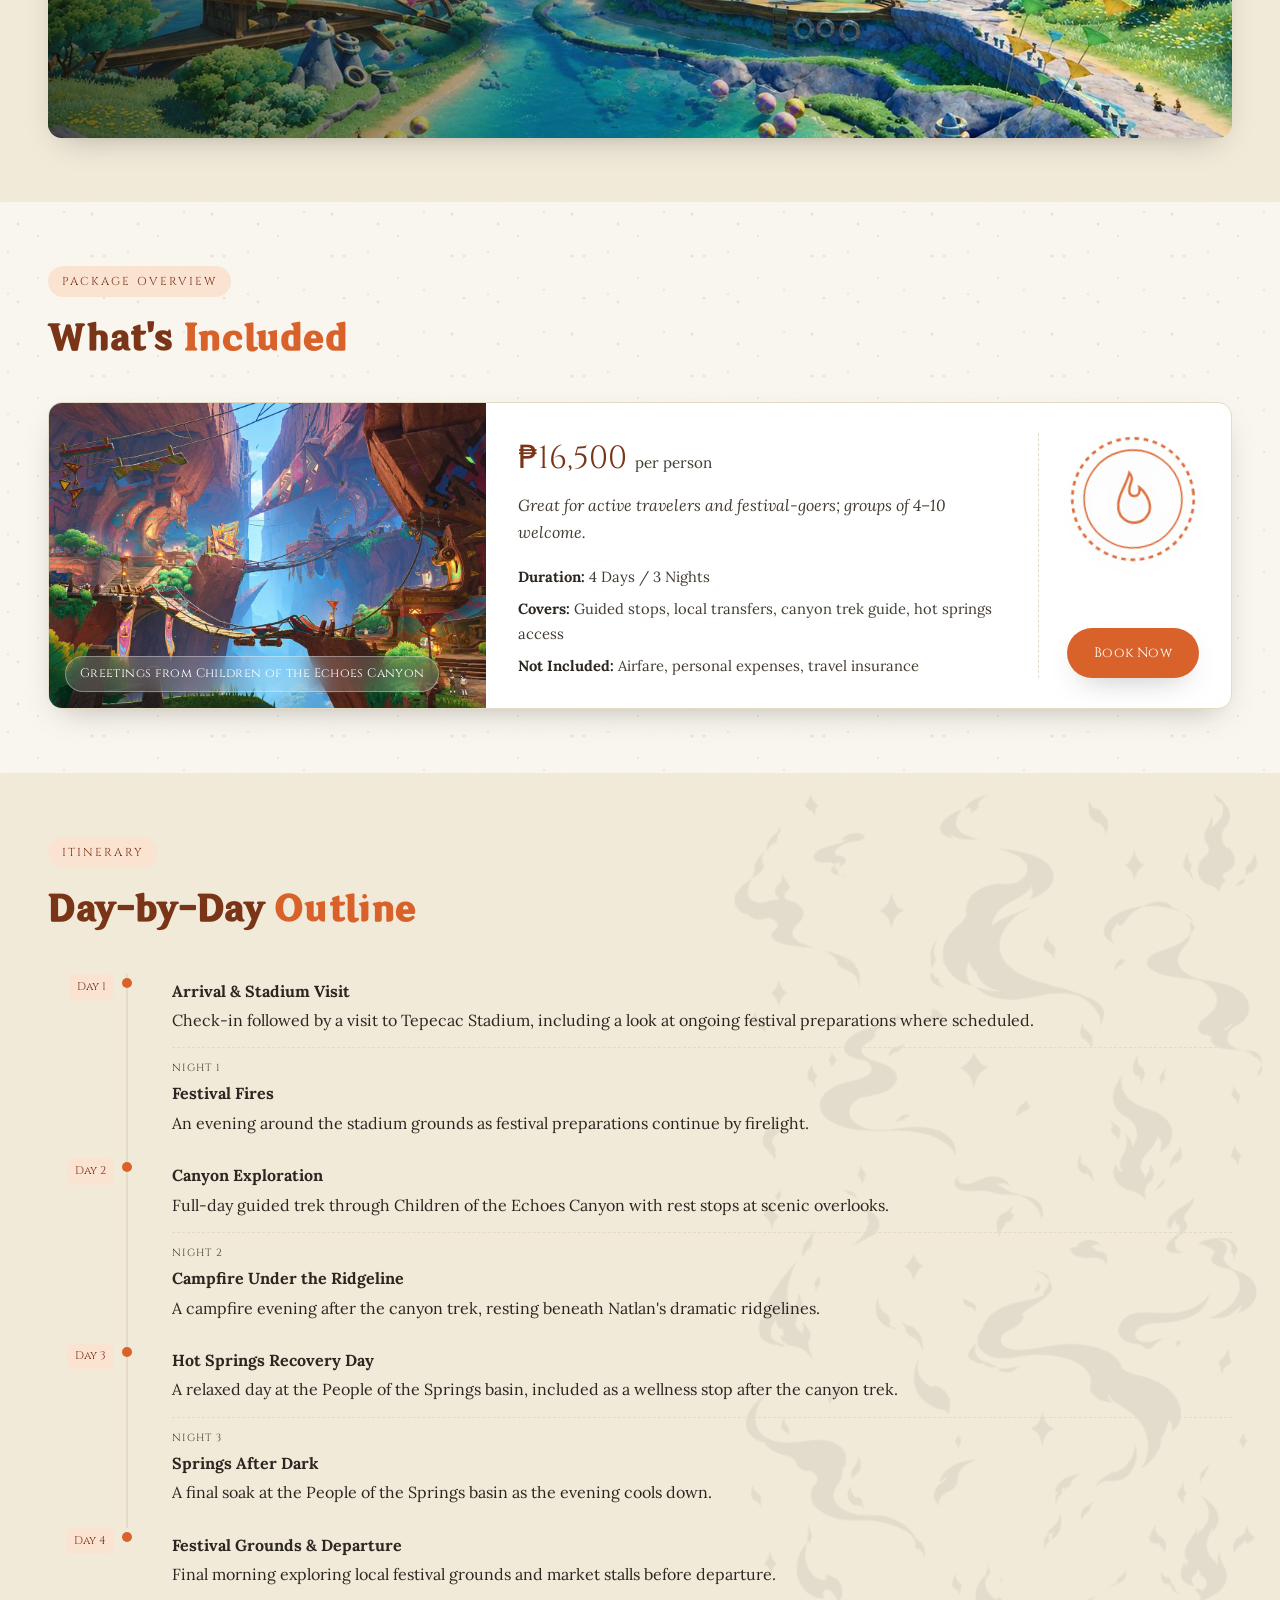
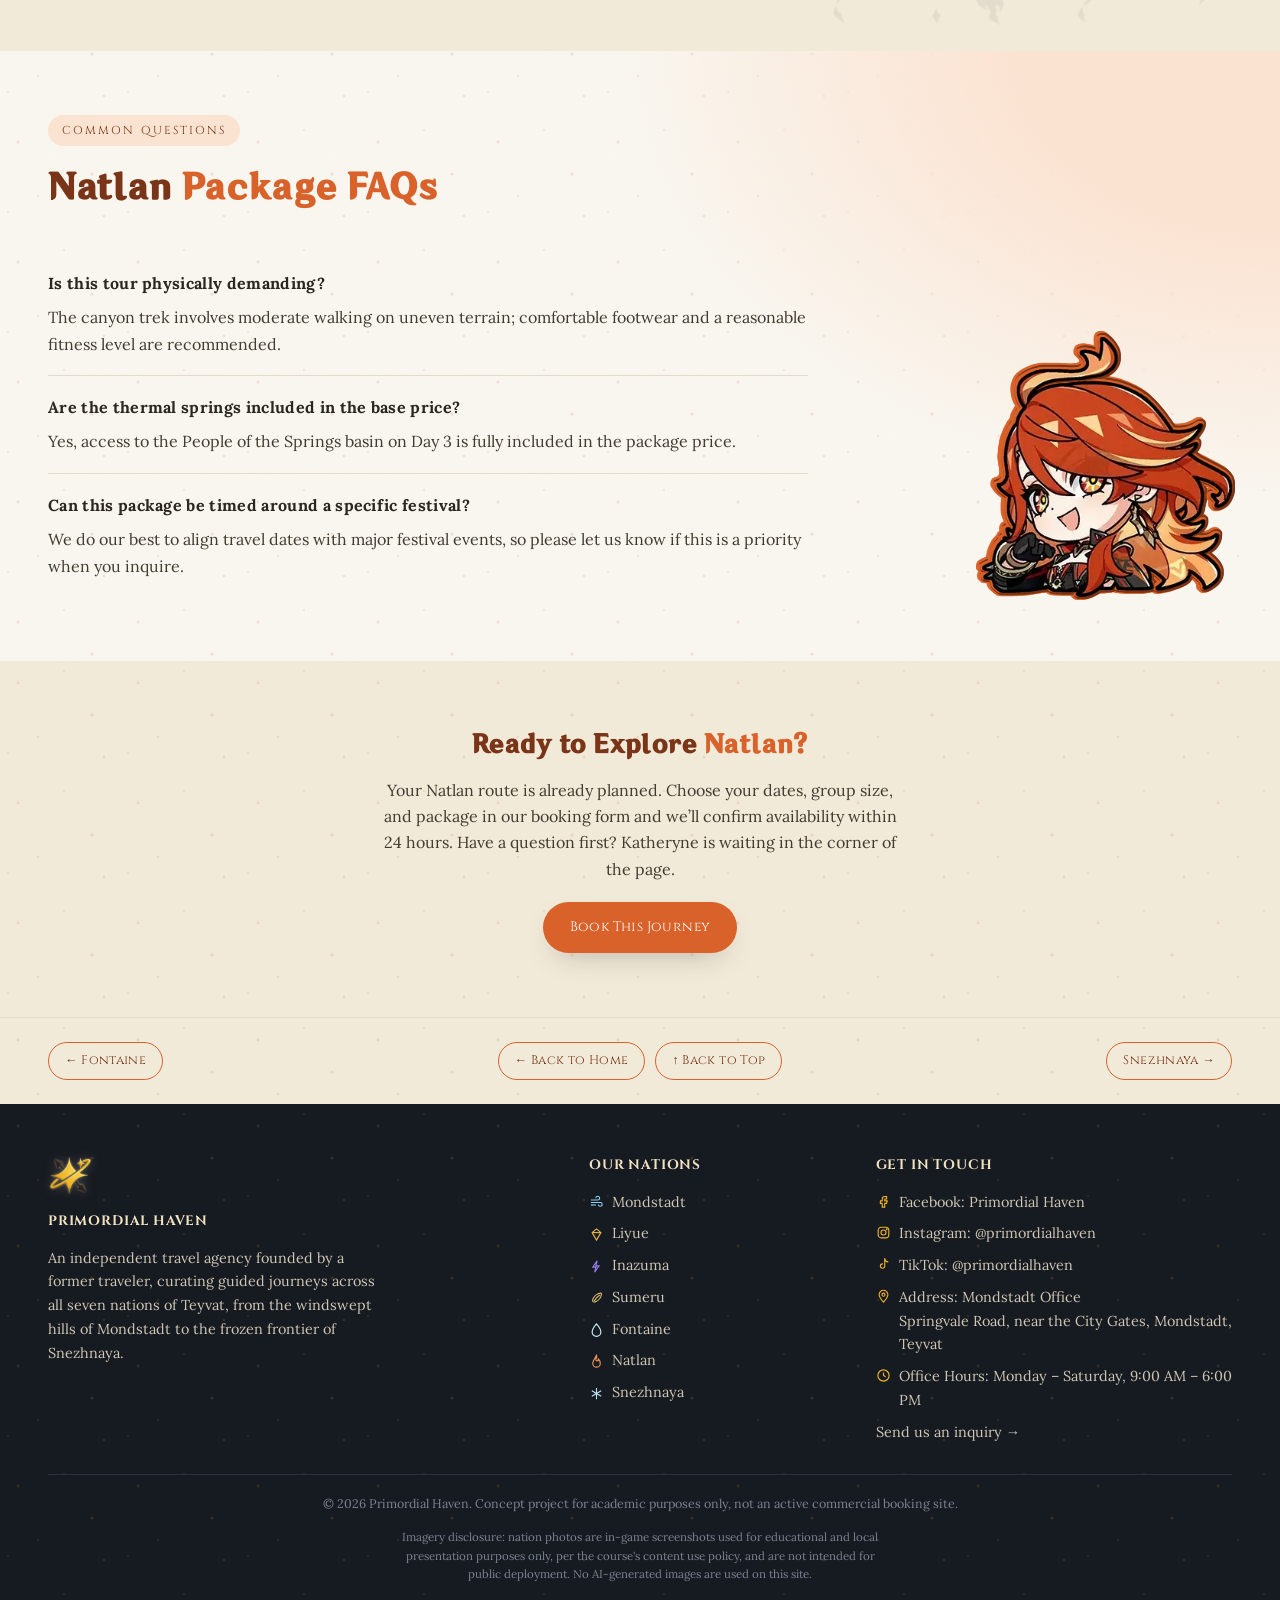
<file: natlan.html>
<!DOCTYPE html>
<html lang="en">
<head>
<meta charset="UTF-8">
<meta name="viewport" content="width=device-width, initial-scale=1.0">
<title>Natlan Tour Package | Primordial Haven</title>
<meta name="description" content="Natlan tour package by Primordial Haven: The Land of Ash, Hot Springs, and Valor. 4 Days / 3 Nights, starting at PHP 16,500 per person.">
<meta property="og:type" content="website">
<meta property="og:title" content="Natlan Tour Package | Primordial Haven">
<meta property="og:description" content="Natlan tour package by Primordial Haven: The Land of Ash, Hot Springs, and Valor. 4 Days / 3 Nights, starting at PHP 16,500 per person.">
<meta property="og:image" content="assets/img/natlan-hero.png">
<link rel="icon" type="image/png" href="assets/img/logo-shadow-transparent.png">
<link rel="preconnect" href="https://fonts.googleapis.com">
<link
  href="https://fonts.googleapis.com/css2?family=Cinzel:wght@500;600;700&family=Lora:ital,wght@0,400;0,500;0,600;1,400&display=swap"
  rel="stylesheet">
<link rel="stylesheet" href="assets/css/style.css">
<link rel="stylesheet" href="assets/css/forms.css">
</head>
<body id="top" data-theme="natlan">
  <header class="site-header">
    <div class="nav-wrap">
      <a href="index.html" class="logo" title="Return to Home">
        <img class="logo-mark" src="assets/img/logo-shadow-transparent.png" alt="Primordial Haven">Primordial Haven</a>
      <nav class="primary-nav">
      <a href="index.html">Home</a>
      <div class="nav-dropdown">
        <button type="button" class="nav-dropdown-toggle" class="active">Nations</button>
        <div class="nav-dropdown-menu">
          <a href="mondstadt.html"><svg class="nation-icon nation-icon-mondstadt" viewBox="0 0 24 24" fill="none" stroke="currentColor" stroke-width="1.8" aria-hidden="true"><title>Anemo (Wind)</title><path d="M3 8h11a3 3 0 1 0-3-3"/><path d="M3 12h15a3 3 0 1 1-3 3"/><path d="M3 16h8"/></svg>Mondstadt</a>
          <a href="liyue.html"><svg class="nation-icon nation-icon-liyue" viewBox="0 0 24 24" fill="none" stroke="currentColor" stroke-width="1.8" aria-hidden="true"><title>Geo (Rock)</title><path d="M12 3l7 6-7 12-7-12z"/><path d="M5 9h14"/></svg>Liyue</a>
          <a href="inazuma.html"><svg class="nation-icon nation-icon-inazuma" viewBox="0 0 24 24" fill="none" stroke="currentColor" stroke-width="1.8" aria-hidden="true"><title>Electro (Lightning)</title><path d="M13 3 6 13h5l-2 8 7-10h-5l2-8z"/></svg>Inazuma</a>
          <a href="sumeru.html"><svg class="nation-icon nation-icon-sumeru" viewBox="0 0 24 24" fill="none" stroke="currentColor" stroke-width="1.8" aria-hidden="true"><title>Dendro (Nature)</title><path d="M19 5C14 5 8 9 6 15c-1 3 1 5 4 4 6-2 10-8 10-13 0-.5-.5-1-1-1Z"/><path d="M8 18c2-4 6-8 10-10"/></svg>Sumeru</a>
          <a href="fontaine.html"><svg class="nation-icon nation-icon-fontaine" viewBox="0 0 24 24" fill="none" stroke="currentColor" stroke-width="1.8" aria-hidden="true"><title>Hydro (Water)</title><path d="M12 3s7 8 7 13a7 7 0 0 1-14 0c0-5 7-13 7-13Z"/></svg>Fontaine</a>
          <a href="natlan.html" class="active"><svg class="nation-icon nation-icon-natlan" viewBox="0 0 24 24" fill="none" stroke="currentColor" stroke-width="1.8" aria-hidden="true"><title>Pyro (Fire)</title><path d="M12 2c2 3-1 4-1 7 0 1.5 1 2 2 2 1.5 0 2-1.5 2-3 2 2 3 5 3 7a6 6 0 0 1-12 0c0-5 4-8 6-13Z"/></svg>Natlan</a>
          <a href="snezhnaya.html"><svg class="nation-icon nation-icon-snezhnaya" viewBox="0 0 24 24" fill="none" stroke="currentColor" stroke-width="1.8" aria-hidden="true"><title>Cryo (Ice)</title><path d="M12 3v18M4.5 7.5l15 9M19.5 7.5l-15 9"/></svg>Snezhnaya</a>
        </div>
      </div>
      </nav>
    </div>
  </header>

<main>

  <!-- Hero: photo + big heading, first thing you see on the page -->
  <section class="hero hero-split">
    <div class="hero-content">
      <h1>
        <span class="nation-title-a">Natlan:</span>
        <span class="nation-title-b">The Land of Ash, Hot Springs, and Valor</span>
      </h1>
      <p class="lede">An energetic adventure featuring dramatic volcanic landscapes, therapeutic thermal springs,
      and vibrant tribal festivals.</p>
      <div class="hero-meta">
        <span class="pill"><strong>4 Days / 3 Nights</strong></span>
        <span class="pill">Base Price: <strong>&#8369;16,500</strong> / person</span>
      </div>
      <div class="btn-row">
        <a href="#package" class="btn">View Package Details</a>
        <a href="index.html#contact" class="btn btn-outline" data-open-form="inquiry" data-package="natlan">Inquire Now</a>
        <a href="#book" class="btn btn-outline btn-book" data-open-form="booking" data-package="natlan">Book Now</a>
      </div>
    </div>
    <div class="hero-media">
      <img class="media-sharp" src="assets/img/natlan-hero.png" alt="Scenic view of Natlan, Teyvat">
    </div>
  </section>

  <!-- Traveler's Journal: short lore paragraph next to a photo -->
  <section class="block journal-section">
    <div class="container">
      <div class="section-head">
        <span class="eyebrow">About Natlan</span>
        <h2>
          <span class="nation-title-a">Traveler's</span>
          <span class="nation-title-b">Journal</span>
        </h2>
      </div>
      <div class="grid grid-2" style="align-items:center;">
        <div class="lore-block">
          <span class="lore-label">Field Notes &middot; Natlan</span>
          <p>A nation of volcanic highlands and canyon country in Teyvat's west, where communities gather
          for competitive festivals and tribal celebrations built around fire and endurance. Its
          natural hot springs offer a warm counterpoint to the dramatic, ash-toned terrain.</p>
        </div>
        <div class="photo-frame-wrap">
          <div class="photo-frame">
            <img src="assets/img/natlan-hero.png" alt="Scenic view of Natlan, Teyvat" loading="lazy">
          </div>
        </div>
      </div>
    </div>
  </section>

  <!-- Featured Stops: 3 large cinematic landscape banners, alternating text side -->
  <section class="block alt" id="stops">
    <div class="container">
      <div class="section-head">
        <span class="eyebrow">Featured Stops</span>
        <h2 class="nowrap-heading">
          <span class="nation-title-a">Highlights of the</span>
          <span class="nation-title-b">Natlan Route</span>
        </h2>
      </div>
      <div class="stop-banner-stack">
        <div class="stop-banner stop-left">
          <img class="stop-banner-img"
               src="assets/img/stops/tepecac-stadium.jpg" alt="Tepecac Stadium, Natlan, Teyvat" loading="lazy">
          <div class="stop-banner-overlay">
            <div class="stop-banner-text">
              <span class="stop-number">1</span>
              <h3>Tepecac Stadium</h3>
              <p>A dramatic open-air arena carved into volcanic rock, home to the nation's celebrated
              competitive festivals and tribal gatherings.</p>
            </div>
          </div>
        </div>
        <div class="stop-banner stop-right">
          <img class="stop-banner-img"
               src="assets/img/stops/children-echoes-canyon.jpg" alt="Children of the Echoes Canyon, Natlan, Teyvat" loading="lazy">
          <div class="stop-banner-overlay">
            <div class="stop-banner-text">
              <span class="stop-number">2</span>
              <h3>Children of the Echoes Canyon</h3>
              <p>A striking canyon landscape shaped by volcanic activity, offering some of the most dramatic
              scenery in the tour.</p>
            </div>
          </div>
        </div>
        <div class="stop-banner stop-left">
          <img class="stop-banner-img"
               src="assets/img/stops/people-springs-basin.jpg" alt="People of the Springs Basin, Natlan, Teyvat" loading="lazy">
          <div class="stop-banner-overlay">
            <div class="stop-banner-text">
              <span class="stop-number">3</span>
              <h3>People of the Springs Basin</h3>
              <p>A basin of natural thermal springs where travelers can relax after a day of exploring the
              surrounding terrain.</p>
            </div>
          </div>
        </div>
      </div>
    </div>
  </section>

  <!-- Package Overview: what "View Package Details" scrolls to -->
  <section class="block" id="package">
    <div class="container">
      <div class="section-head">
        <span class="eyebrow">Package Overview</span>
        <h2>
          <span class="nation-title-a">What's</span>
          <span class="nation-title-b">Included</span>
        </h2>
      </div>
      <!-- Postcard: a featured-stop photo on the left, the package details as the
           message, and the nation's stamp with Book Now on the right -->
      <div class="price-panel postcard">
        <figure class="postcard-photo">
          <img src="assets/img/stops/children-echoes-canyon.jpg" alt="Children of the Echoes Canyon, Natlan, Teyvat" loading="lazy">
          <figcaption>Greetings from Children of the Echoes Canyon</figcaption>
        </figure>
        <div class="postcard-body">
          <div class="price-info">
            <div>
              <div class="amount">&#8369;16,500 <span>per person</span></div>
              <p>Great for active travelers and festival-goers; groups of 4&ndash;10 welcome.</p>
            </div>
            <ul class="spec-list">
              <li><strong>Duration:</strong> 4 Days / 3 Nights</li>
              <li><strong>Covers:</strong> Guided stops, local transfers, canyon trek guide, hot springs access</li>
              <li><strong>Not Included:</strong> Airfare, personal expenses, travel insurance</li>
            </ul>
          </div>
          <div class="postcard-side">
            <svg class="nation-stamp" viewBox="0 0 100 100" fill="none" stroke="currentColor" aria-hidden="true"><circle cx="50" cy="50" r="46" stroke-width="2" stroke-dasharray="3.5 3.5"/><circle cx="50" cy="50" r="37" stroke-width="1.2"/><g transform="translate(26,26) scale(2)" stroke-width="0.9"><path d="M12 2c2 3-1 4-1 7 0 1.5 1 2 2 2 1.5 0 2-1.5 2-3 2 2 3 5 3 7a6 6 0 0 1-12 0c0-5 4-8 6-13Z"/></g></svg>
            <a href="#book=natlan" class="btn postcard-book" data-open-form="booking" data-package="natlan">Book Now</a>
          </div>
        </div>
      </div>
    </div>
  </section>

  <!-- Itinerary: day-by-day timeline -->
  <section class="block alt itinerary-section">
      <img class="itinerary-decor" src="assets/img/bg-elements/fire-natlan.webp" alt="" aria-hidden="true" loading="lazy">
    <div class="container">
      <div class="section-head">
        <span class="eyebrow">Itinerary</span>
        <h2>
          <span class="nation-title-a">Day-by-Day</span>
          <span class="nation-title-b">Outline</span>
        </h2>
      </div>
      <ul class="itinerary">
        <li>
          <strong>Arrival &amp; Stadium Visit</strong>
          <span>Check-in followed by a visit to Tepecac Stadium, including a look at ongoing festival
          preparations where scheduled.</span>
          <div class="night-activity">
            <span class="time-label">Night 1</span>
            <strong>Festival Fires</strong>
            <span>An evening around the stadium grounds as festival preparations continue by firelight.</span>
          </div>
        </li>
        <li>
          <strong>Canyon Exploration</strong>
          <span>Full-day guided trek through Children of the Echoes Canyon with rest stops at scenic
          overlooks.</span>
          <div class="night-activity">
            <span class="time-label">Night 2</span>
            <strong>Campfire Under the Ridgeline</strong>
            <span>A campfire evening after the canyon trek, resting beneath Natlan's dramatic ridgelines.</span>
          </div>
        </li>
        <li>
          <strong>Hot Springs Recovery Day</strong>
          <span>A relaxed day at the People of the Springs basin, included as a wellness stop after the
          canyon trek.</span>
          <div class="night-activity">
            <span class="time-label">Night 3</span>
            <strong>Springs After Dark</strong>
            <span>A final soak at the People of the Springs basin as the evening cools down.</span>
          </div>
        </li>
        <li>
          <strong>Festival Grounds &amp; Departure</strong>
          <span>Final morning exploring local festival grounds and market stalls before departure.</span>
        </li>
      </ul>
    </div>
  </section>

  <!-- Common Questions: this nation's own FAQ list -->
  <section class="block faq-section">
    <div class="container faq-layout">
      <div class="faq-content">
        <div class="section-head">
          <span class="eyebrow">Common Questions</span>
          <h2>
            <span class="nation-title-a">Natlan</span>
            <span class="nation-title-b">Package FAQs</span>
          </h2>
        </div>
        <div class="faq-item">
          <h4>Is this tour physically demanding?</h4>
          <p>The canyon trek involves moderate walking on uneven terrain; comfortable footwear and a
          reasonable fitness level are recommended.</p>
        </div>
        <div class="faq-item">
          <h4>Are the thermal springs included in the base price?</h4>
          <p>Yes, access to the People of the Springs basin on Day 3 is fully included in the package
          price.</p>
        </div>
        <div class="faq-item">
          <h4>Can this package be timed around a specific festival?</h4>
          <p>We do our best to align travel dates with major festival events, so please let us know if
          this is a priority when you inquire.</p>
        </div>
      </div>
      <img class="faq-chibi" src="assets/img/chibis/mavuika-natlan.png"
           alt="Mavuika, thinking" loading="lazy">
    </div>
  </section>

  <!-- Closing call-to-action -->
  <section class="block alt">
    <div class="container" style="text-align:center;">
      <h2>
        <span class="nation-title-a">Ready to Explore</span>
        <span class="nation-title-b">Natlan?</span>
      </h2>
      <p style="max-width:52ch;margin:0 auto 20px;">
        Your Natlan route is already planned. Choose your dates, group size, and package in our
        booking form and we&rsquo;ll confirm availability within 24 hours. Have a question first? Katheryne
        is waiting in the corner of the page.
      </p>
      <a href="#book=natlan" class="btn" data-open-form="booking" data-package="natlan">Book This Journey</a>
    </div>
  </section>

  <!-- Page navigation: back to home, plus the previous/next nation -->
  <nav class="page-nav-section" aria-label="Nation pages">
    <div class="container page-nav">
      <span class="page-nav-prev"><a href="fontaine.html" class="page-nav-link">&larr; Fontaine</a></span>
      <span class="page-nav-home"><a href="index.html">&larr; Back to Home</a><a href="#top" class="page-nav-top">&uarr; Back to Top</a></span>
      <span class="page-nav-next"><a href="snezhnaya.html" class="page-nav-link">Snezhnaya &rarr;</a></span>
    </div>
  </nav>

</main>
  <footer class="site-footer">
    <div class="container">
      <div class="footer-grid">
        <div>
          <img class="footer-logo" src="assets/img/logo-shadow-transparent.png" alt="Primordial Haven">
          <h4>Primordial Haven</h4>
          <p style="color:#cfc6b3;font-size:0.9rem;max-width:38ch;">
            An independent travel agency founded by a former traveler, curating
            guided journeys across all seven nations of Teyvat, from the
            windswept hills of Mondstadt to the frozen frontier of Snezhnaya.
          </p>
        </div>
        <div>
          <h4>Our Nations</h4>
          <ul>
            <li><a href="mondstadt.html"><svg class="nation-icon nation-icon-mondstadt" viewBox="0 0 24 24" fill="none" stroke="currentColor" stroke-width="1.8" aria-hidden="true"><title>Anemo (Wind)</title><path d="M3 8h11a3 3 0 1 0-3-3"/><path d="M3 12h15a3 3 0 1 1-3 3"/><path d="M3 16h8"/></svg>Mondstadt</a></li>
            <li><a href="liyue.html"><svg class="nation-icon nation-icon-liyue" viewBox="0 0 24 24" fill="none" stroke="currentColor" stroke-width="1.8" aria-hidden="true"><title>Geo (Rock)</title><path d="M12 3l7 6-7 12-7-12z"/><path d="M5 9h14"/></svg>Liyue</a></li>
            <li><a href="inazuma.html"><svg class="nation-icon nation-icon-inazuma" viewBox="0 0 24 24" fill="none" stroke="currentColor" stroke-width="1.8" aria-hidden="true"><title>Electro (Lightning)</title><path d="M13 3 6 13h5l-2 8 7-10h-5l2-8z"/></svg>Inazuma</a></li>
            <li><a href="sumeru.html"><svg class="nation-icon nation-icon-sumeru" viewBox="0 0 24 24" fill="none" stroke="currentColor" stroke-width="1.8" aria-hidden="true"><title>Dendro (Nature)</title><path d="M19 5C14 5 8 9 6 15c-1 3 1 5 4 4 6-2 10-8 10-13 0-.5-.5-1-1-1Z"/><path d="M8 18c2-4 6-8 10-10"/></svg>Sumeru</a></li>
            <li><a href="fontaine.html"><svg class="nation-icon nation-icon-fontaine" viewBox="0 0 24 24" fill="none" stroke="currentColor" stroke-width="1.8" aria-hidden="true"><title>Hydro (Water)</title><path d="M12 3s7 8 7 13a7 7 0 0 1-14 0c0-5 7-13 7-13Z"/></svg>Fontaine</a></li>
            <li><a href="natlan.html"><svg class="nation-icon nation-icon-natlan" viewBox="0 0 24 24" fill="none" stroke="currentColor" stroke-width="1.8" aria-hidden="true"><title>Pyro (Fire)</title><path d="M12 2c2 3-1 4-1 7 0 1.5 1 2 2 2 1.5 0 2-1.5 2-3 2 2 3 5 3 7a6 6 0 0 1-12 0c0-5 4-8 6-13Z"/></svg>Natlan</a></li>
            <li><a href="snezhnaya.html"><svg class="nation-icon nation-icon-snezhnaya" viewBox="0 0 24 24" fill="none" stroke="currentColor" stroke-width="1.8" aria-hidden="true"><title>Cryo (Ice)</title><path d="M12 3v18M4.5 7.5l15 9M19.5 7.5l-15 9"/></svg>Snezhnaya</a></li>
          </ul>
        </div>
        <div>
          <h4>Get In Touch</h4>
          <ul>
            <li><a class="footer-contact-link" href="https://www.facebook.com/PrimordialHaven" target="_blank" rel="noopener noreferrer" aria-label="Facebook: Primordial Haven (opens in a new tab)">
              <span class="footer-icon" aria-hidden="true">
                <svg viewBox="0 0 24 24" fill="none" stroke="currentColor" stroke-width="1.8" stroke-linecap="round" stroke-linejoin="round"><path d="M14 8h3V4h-3a4 4 0 0 0-4 4v3H7v4h3v6h4v-6h3l1-4h-4V8a0 0 0 0 1 0 0Z"/></svg>
              </span><span>Facebook: Primordial Haven</span></a></li>
            <li><a class="footer-contact-link" href="https://www.instagram.com/primordialhaven/" target="_blank" rel="noopener noreferrer" aria-label="Instagram: @primordialhaven (opens in a new tab)">
              <span class="footer-icon" aria-hidden="true">
                <svg viewBox="0 0 24 24" fill="none" stroke="currentColor" stroke-width="1.8" stroke-linecap="round" stroke-linejoin="round"><rect x="3.5" y="3.5" width="17" height="17" rx="5"/><circle cx="12" cy="12" r="4"/><circle cx="17.2" cy="6.8" r="0.6" fill="currentColor"/></svg>
              </span><span>Instagram: @primordialhaven</span></a></li>
            <li><a class="footer-contact-link" href="https://www.tiktok.com/@primordialhaven" target="_blank" rel="noopener noreferrer" aria-label="TikTok: @primordialhaven (opens in a new tab)">
              <span class="footer-icon" aria-hidden="true">
                <svg viewBox="0 0 24 24" fill="none" stroke="currentColor" stroke-width="1.8" stroke-linecap="round" stroke-linejoin="round"><path d="M14 3v11.5a3.5 3.5 0 1 1-3.5-3.5"/><path d="M14 3c.4 2.8 2.3 4.6 5 4.8"/></svg>
              </span><span>TikTok: @primordialhaven</span></a></li>
            <li><a class="footer-contact-link" href="index.html#contact">
              <span class="footer-icon" aria-hidden="true">
                <svg viewBox="0 0 24 24" fill="none" stroke="currentColor" stroke-width="1.8"><path d="M12 21s7-7.5 7-12a7 7 0 1 0-14 0c0 4.5 7 12 7 12Z"/><circle cx="12" cy="9" r="2.5"/></svg>
              </span><span>Address: Mondstadt Office<br>Springvale Road, near the City Gates, Mondstadt, Teyvat</span></a></li>
            <li><a class="footer-contact-link" href="index.html#contact">
              <span class="footer-icon" aria-hidden="true">
                <svg viewBox="0 0 24 24" fill="none" stroke="currentColor" stroke-width="1.8"><circle cx="12" cy="12" r="9"/><path d="M12 7v5l3.5 2"/></svg>
              </span><span>Office Hours: Monday &ndash; Saturday, 9:00 AM &ndash; 6:00 PM</span></a></li>
            <li><a href="#inquire" data-open-form="inquiry">Send us an inquiry &rarr;</a></li>
          </ul>
        </div>
      </div>
      <div class="footer-note">
        <span>&copy; 2026 Primordial Haven. Concept project for academic purposes only, not an active commercial booking site.</span>
      </div>
      <p class="disclosure" style="margin-top:14px;">
        Imagery disclosure: nation photos are in-game screenshots used for educational and local
        presentation purposes only, per the course's content use policy, and are not intended for
        public deployment. No AI-generated images are used on this site.
      </p>
    </div>
  </footer>

<script src="assets/js/packages.js" defer></script>
<script src="assets/js/form-utils.js" defer></script>
<script src="assets/js/form-modal.js" defer></script>
<script src="assets/js/booking-form.js" defer></script>
<script src="assets/js/inquiry-form.js" defer></script>
<script src="assets/js/katheryne.js" defer></script>
<script src="assets/js/motion.js" defer></script>
</body>
</html>
</file>
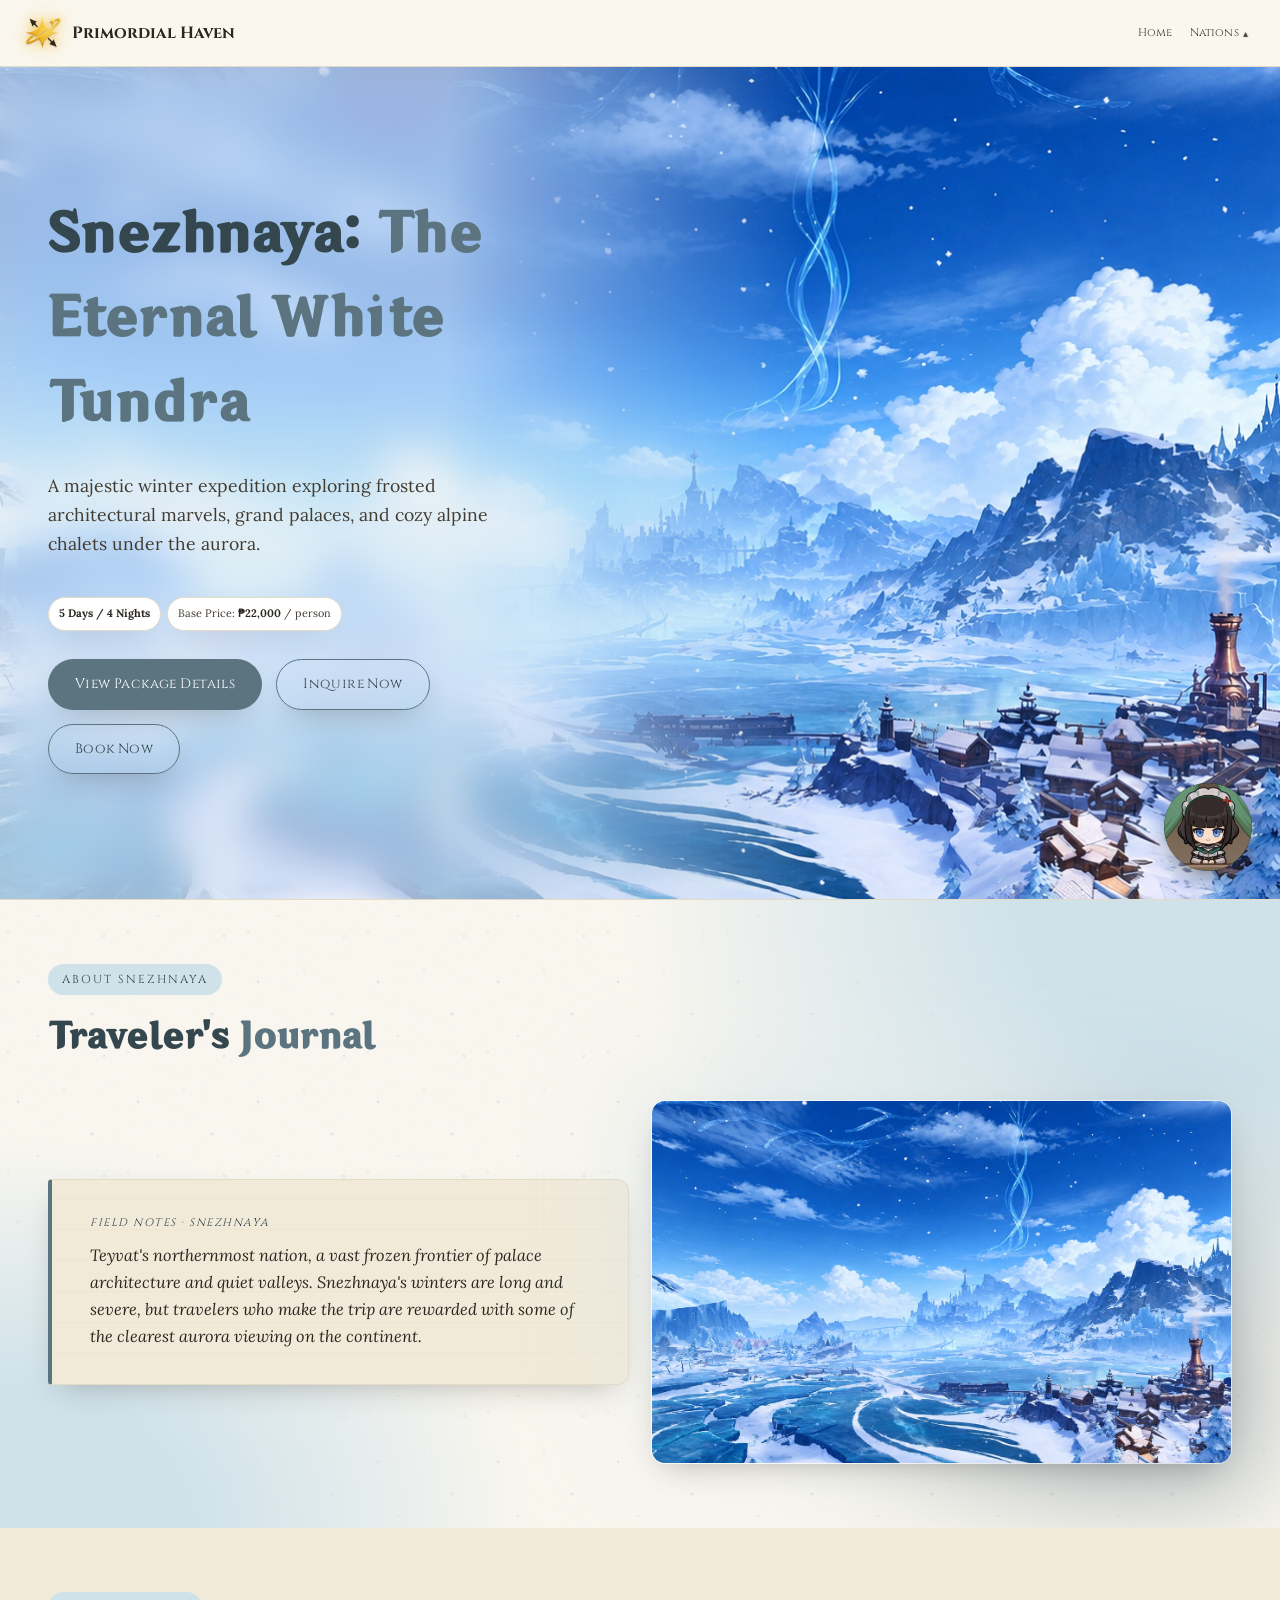
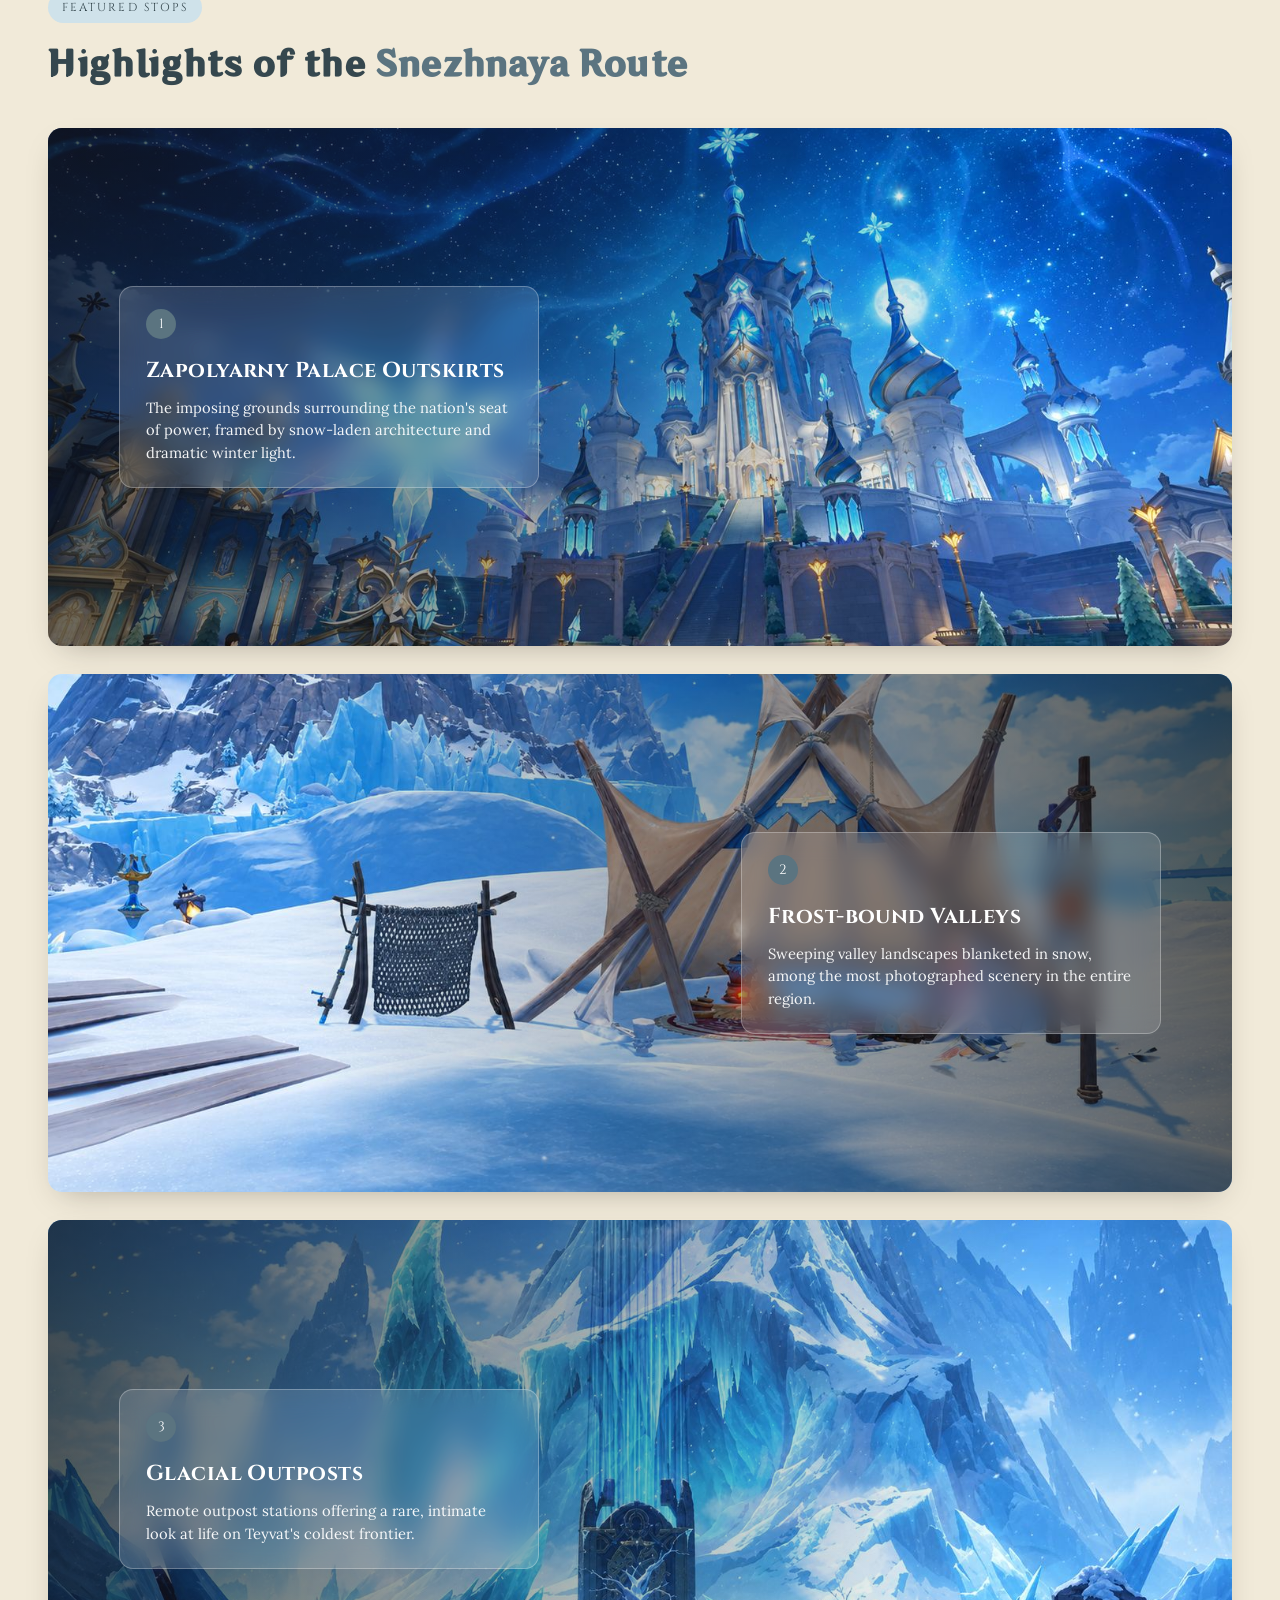
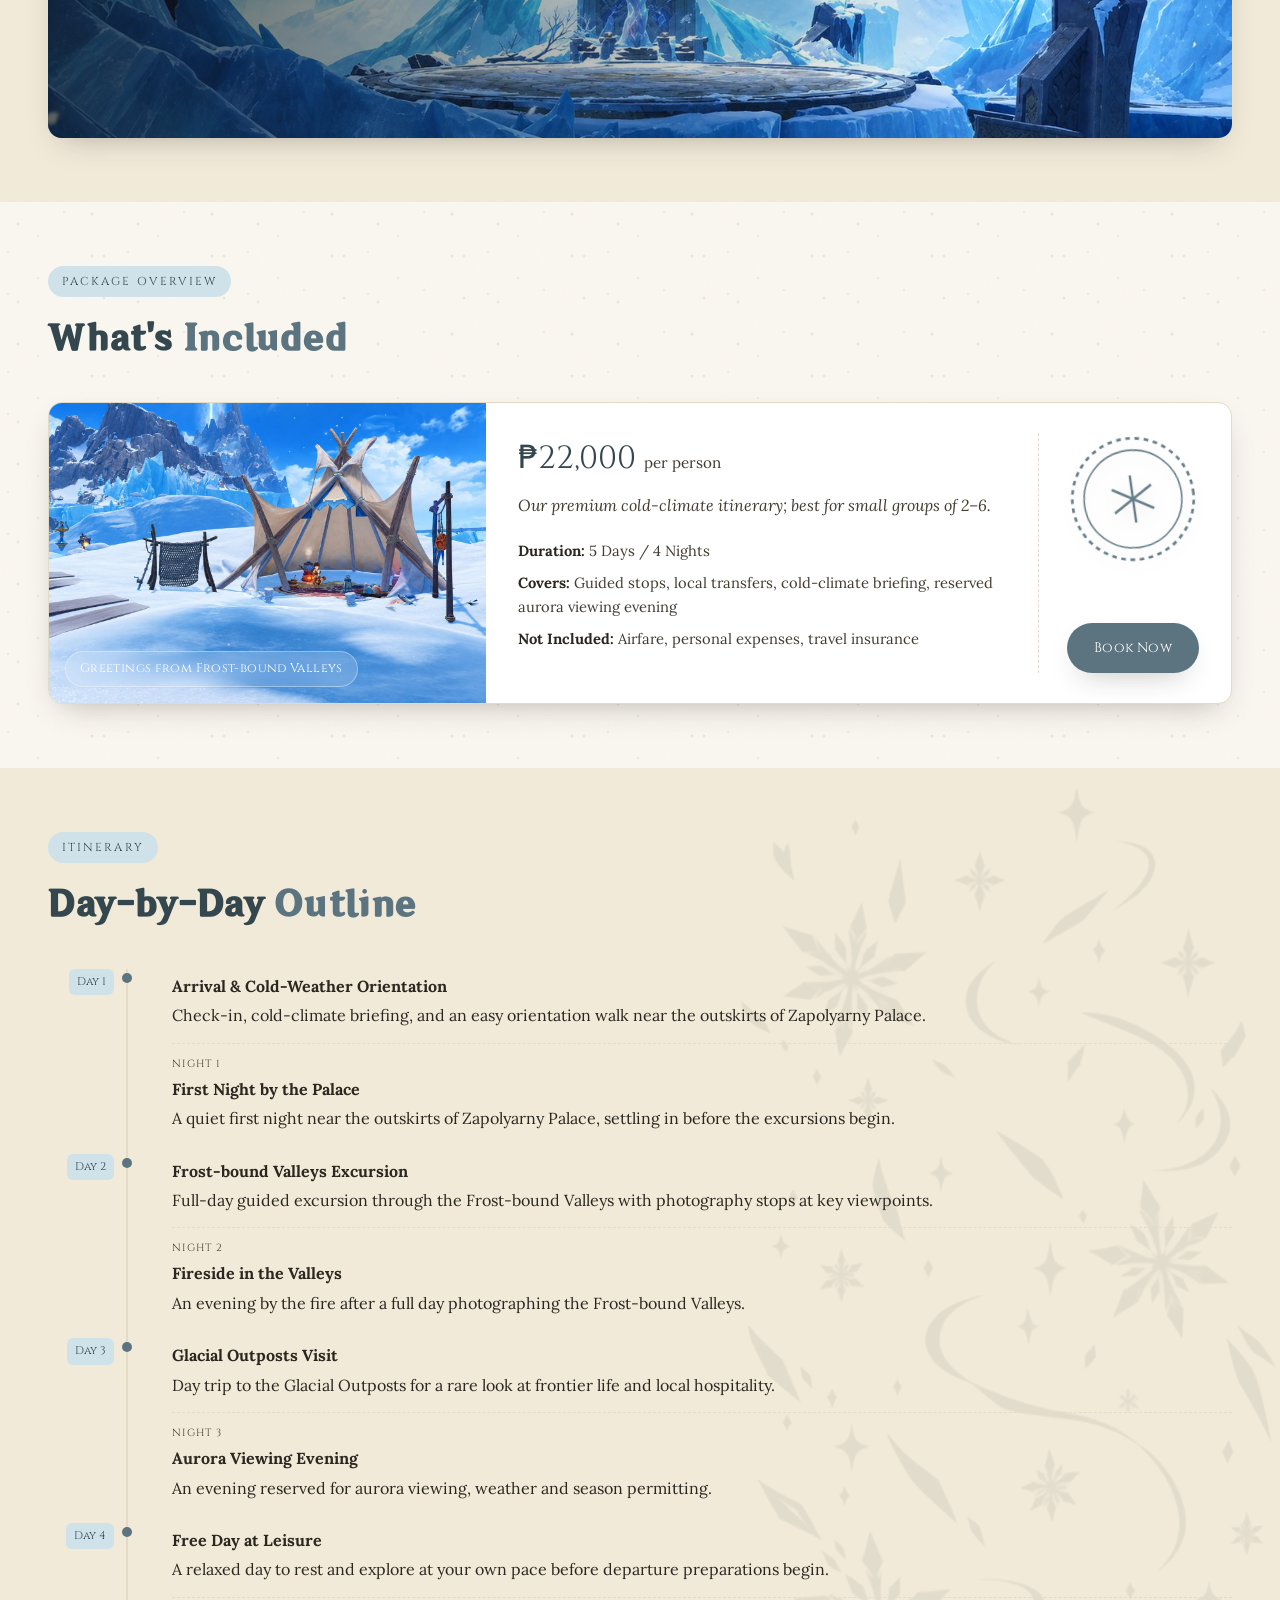
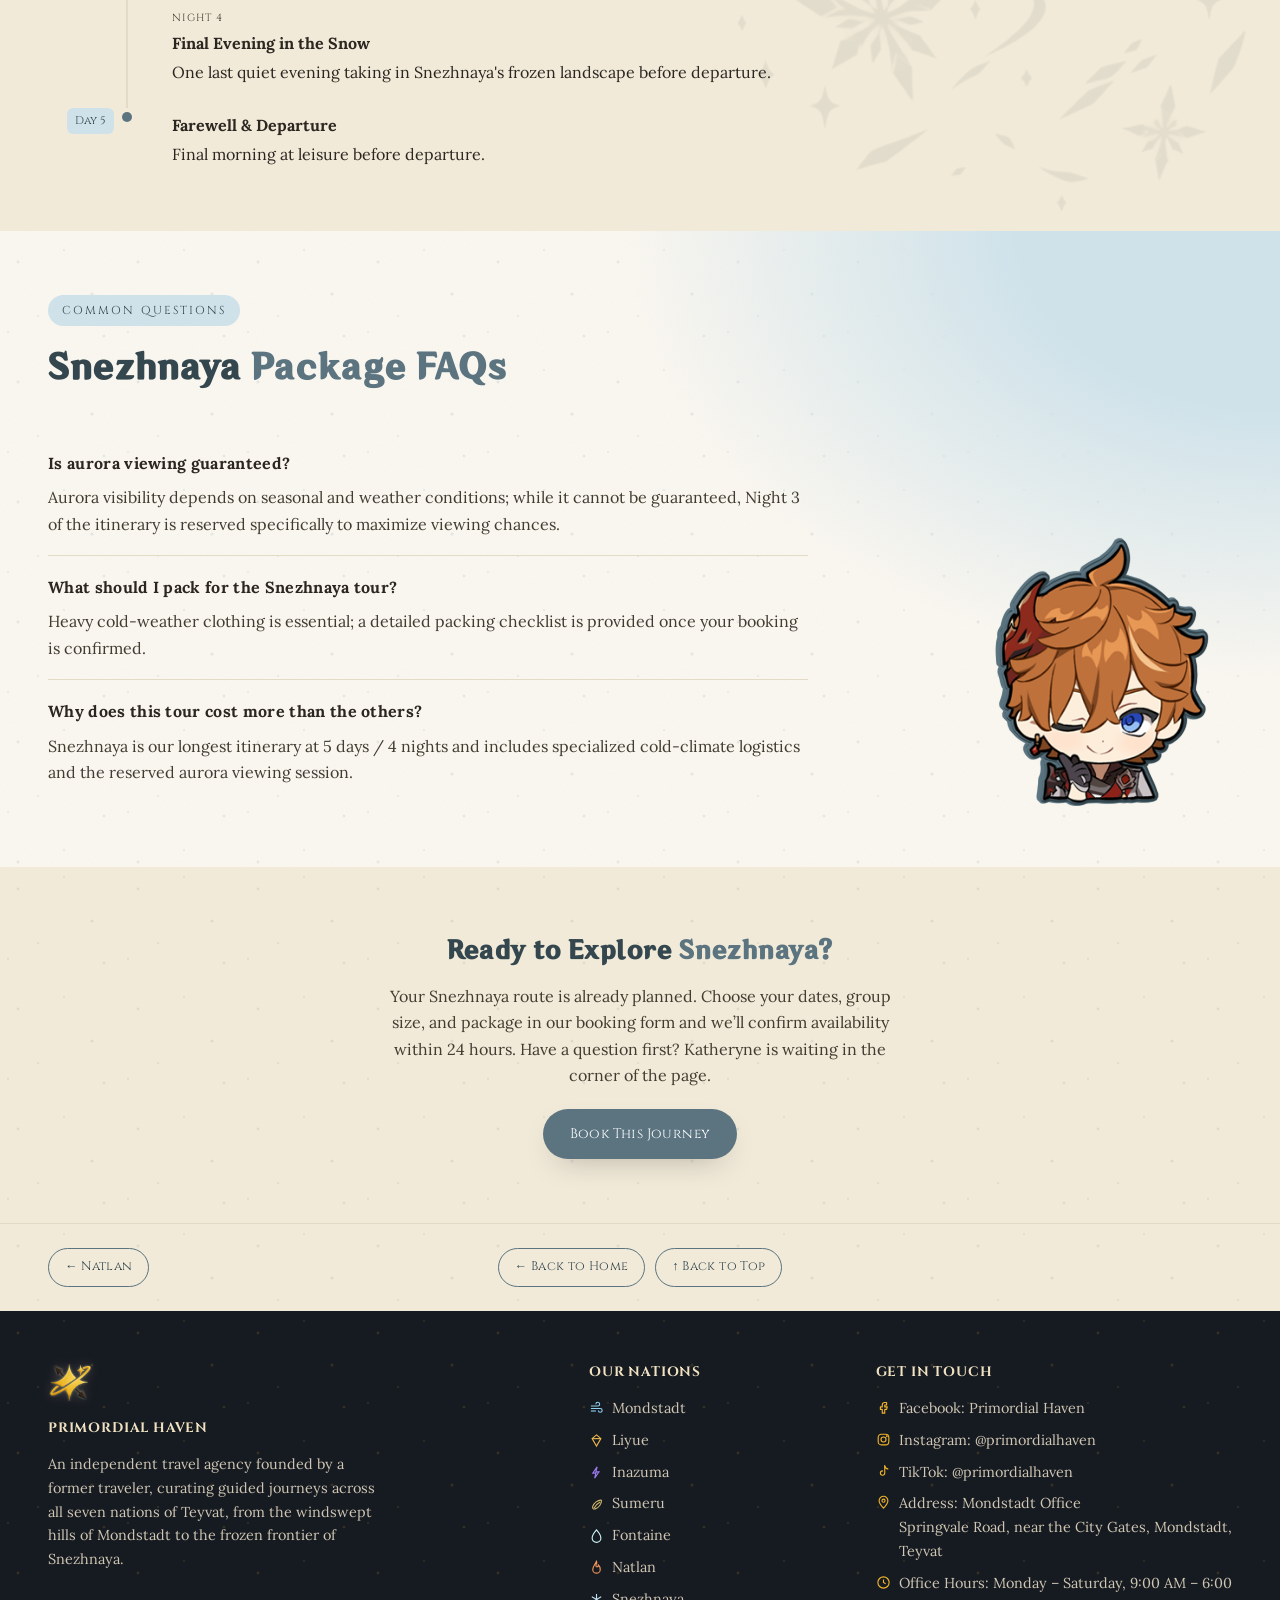
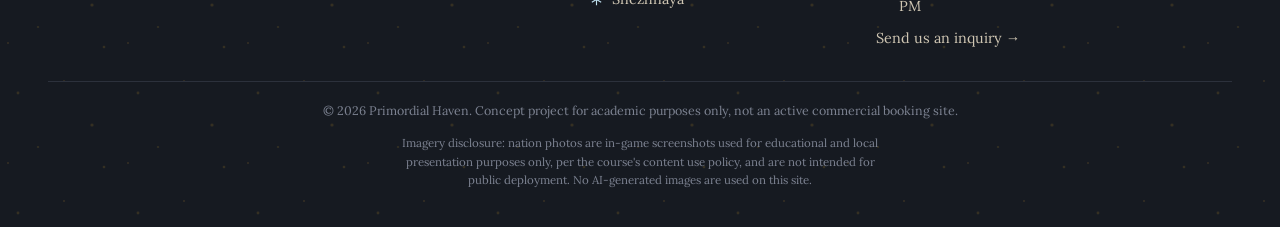
<file: snezhnaya.html>
<!DOCTYPE html>
<html lang="en">
<head>
<meta charset="UTF-8">
<meta name="viewport" content="width=device-width, initial-scale=1.0">
<title>Snezhnaya Tour Package | Primordial Haven</title>
<meta name="description" content="Snezhnaya tour package by Primordial Haven: The Eternal White Tundra. 5 Days / 4 Nights, starting at PHP 22,000 per person.">
<meta property="og:type" content="website">
<meta property="og:title" content="Snezhnaya Tour Package | Primordial Haven">
<meta property="og:description" content="Snezhnaya tour package by Primordial Haven: The Eternal White Tundra. 5 Days / 4 Nights, starting at PHP 22,000 per person.">
<meta property="og:image" content="assets/img/snezhnaya-hero.png">
<link rel="icon" type="image/png" href="assets/img/logo-shadow-transparent.png">
<link rel="preconnect" href="https://fonts.googleapis.com">
<link
  href="https://fonts.googleapis.com/css2?family=Cinzel:wght@500;600;700&family=Lora:ital,wght@0,400;0,500;0,600;1,400&display=swap"
  rel="stylesheet">
<link rel="stylesheet" href="assets/css/style.css">
<link rel="stylesheet" href="assets/css/forms.css">
</head>
<body id="top" data-theme="snezhnaya">
  <header class="site-header">
    <div class="nav-wrap">
      <a href="index.html" class="logo" title="Return to Home">
        <img class="logo-mark" src="assets/img/logo-shadow-transparent.png" alt="Primordial Haven">Primordial Haven</a>
      <nav class="primary-nav">
      <a href="index.html">Home</a>
      <div class="nav-dropdown">
        <button type="button" class="nav-dropdown-toggle" class="active">Nations</button>
        <div class="nav-dropdown-menu">
          <a href="mondstadt.html"><svg class="nation-icon nation-icon-mondstadt" viewBox="0 0 24 24" fill="none" stroke="currentColor" stroke-width="1.8" aria-hidden="true"><title>Anemo (Wind)</title><path d="M3 8h11a3 3 0 1 0-3-3"/><path d="M3 12h15a3 3 0 1 1-3 3"/><path d="M3 16h8"/></svg>Mondstadt</a>
          <a href="liyue.html"><svg class="nation-icon nation-icon-liyue" viewBox="0 0 24 24" fill="none" stroke="currentColor" stroke-width="1.8" aria-hidden="true"><title>Geo (Rock)</title><path d="M12 3l7 6-7 12-7-12z"/><path d="M5 9h14"/></svg>Liyue</a>
          <a href="inazuma.html"><svg class="nation-icon nation-icon-inazuma" viewBox="0 0 24 24" fill="none" stroke="currentColor" stroke-width="1.8" aria-hidden="true"><title>Electro (Lightning)</title><path d="M13 3 6 13h5l-2 8 7-10h-5l2-8z"/></svg>Inazuma</a>
          <a href="sumeru.html"><svg class="nation-icon nation-icon-sumeru" viewBox="0 0 24 24" fill="none" stroke="currentColor" stroke-width="1.8" aria-hidden="true"><title>Dendro (Nature)</title><path d="M19 5C14 5 8 9 6 15c-1 3 1 5 4 4 6-2 10-8 10-13 0-.5-.5-1-1-1Z"/><path d="M8 18c2-4 6-8 10-10"/></svg>Sumeru</a>
          <a href="fontaine.html"><svg class="nation-icon nation-icon-fontaine" viewBox="0 0 24 24" fill="none" stroke="currentColor" stroke-width="1.8" aria-hidden="true"><title>Hydro (Water)</title><path d="M12 3s7 8 7 13a7 7 0 0 1-14 0c0-5 7-13 7-13Z"/></svg>Fontaine</a>
          <a href="natlan.html"><svg class="nation-icon nation-icon-natlan" viewBox="0 0 24 24" fill="none" stroke="currentColor" stroke-width="1.8" aria-hidden="true"><title>Pyro (Fire)</title><path d="M12 2c2 3-1 4-1 7 0 1.5 1 2 2 2 1.5 0 2-1.5 2-3 2 2 3 5 3 7a6 6 0 0 1-12 0c0-5 4-8 6-13Z"/></svg>Natlan</a>
          <a href="snezhnaya.html" class="active"><svg class="nation-icon nation-icon-snezhnaya" viewBox="0 0 24 24" fill="none" stroke="currentColor" stroke-width="1.8" aria-hidden="true"><title>Cryo (Ice)</title><path d="M12 3v18M4.5 7.5l15 9M19.5 7.5l-15 9"/></svg>Snezhnaya</a>
        </div>
      </div>
      </nav>
    </div>
  </header>

<main>

  <!-- Hero: photo + big heading, first thing you see on the page -->
  <section class="hero hero-split">
    <div class="hero-content">
      <h1>
        <span class="nation-title-a">Snezhnaya:</span>
        <span class="nation-title-b">The Eternal White Tundra</span>
      </h1>
      <p class="lede">A majestic winter expedition exploring frosted architectural marvels, grand palaces, and
      cozy alpine chalets under the aurora.</p>
      <div class="hero-meta">
        <span class="pill"><strong>5 Days / 4 Nights</strong></span>
        <span class="pill">Base Price: <strong>&#8369;22,000</strong> / person</span>
      </div>
      <div class="btn-row">
        <a href="#package" class="btn">View Package Details</a>
        <a href="index.html#contact" class="btn btn-outline" data-open-form="inquiry" data-package="snezhnaya">Inquire Now</a>
        <a href="#book" class="btn btn-outline btn-book" data-open-form="booking" data-package="snezhnaya">Book Now</a>
      </div>
    </div>
    <div class="hero-media">
      <img class="media-sharp" src="assets/img/snezhnaya-hero.png" alt="Scenic view of Snezhnaya, Teyvat">
    </div>
  </section>

  <!-- Traveler's Journal: short lore paragraph next to a photo -->
  <section class="block journal-section">
    <div class="container">
      <div class="section-head">
        <span class="eyebrow">About Snezhnaya</span>
        <h2>
          <span class="nation-title-a">Traveler's</span>
          <span class="nation-title-b">Journal</span>
        </h2>
      </div>
      <div class="grid grid-2" style="align-items:center;">
        <div class="lore-block">
          <span class="lore-label">Field Notes &middot; Snezhnaya</span>
          <p>Teyvat's northernmost nation, a vast frozen frontier of palace architecture and quiet
          valleys. Snezhnaya's winters are long and severe, but travelers who make the trip are
          rewarded with some of the clearest aurora viewing on the continent.</p>
        </div>
        <div class="photo-frame-wrap">
          <div class="photo-frame">
            <img src="assets/img/snezhnaya-hero.png" alt="Scenic view of Snezhnaya, Teyvat" loading="lazy">
          </div>
        </div>
      </div>
    </div>
  </section>

  <!-- Featured Stops: 3 large cinematic landscape banners, alternating text side -->
  <section class="block alt" id="stops">
    <div class="container">
      <div class="section-head">
        <span class="eyebrow">Featured Stops</span>
        <h2 class="nowrap-heading">
          <span class="nation-title-a">Highlights of the</span>
          <span class="nation-title-b">Snezhnaya Route</span>
        </h2>
      </div>
      <div class="stop-banner-stack">
        <div class="stop-banner stop-left">
          <img class="stop-banner-img"
               src="assets/img/stops/zapolyarny-palace.jpg" alt="Zapolyarny Palace Outskirts, Snezhnaya, Teyvat" loading="lazy">
          <div class="stop-banner-overlay">
            <div class="stop-banner-text">
              <span class="stop-number">1</span>
              <h3>Zapolyarny Palace Outskirts</h3>
              <p>The imposing grounds surrounding the nation's seat of power, framed by snow-laden
              architecture and dramatic winter light.</p>
            </div>
          </div>
        </div>
        <div class="stop-banner stop-right">
          <img class="stop-banner-img"
               src="assets/img/stops/frost-bound-valleys.jpg" alt="Frost-bound Valleys, Snezhnaya, Teyvat" loading="lazy">
          <div class="stop-banner-overlay">
            <div class="stop-banner-text">
              <span class="stop-number">2</span>
              <h3>Frost-bound Valleys</h3>
              <p>Sweeping valley landscapes blanketed in snow, among the most photographed scenery in the
              entire region.</p>
            </div>
          </div>
        </div>
        <div class="stop-banner stop-left">
          <img class="stop-banner-img"
               src="assets/img/stops/glacial-outposts.jpg" alt="Glacial Outposts, Snezhnaya, Teyvat" loading="lazy">
          <div class="stop-banner-overlay">
            <div class="stop-banner-text">
              <span class="stop-number">3</span>
              <h3>Glacial Outposts</h3>
              <p>Remote outpost stations offering a rare, intimate look at life on Teyvat's coldest frontier.</p>
            </div>
          </div>
        </div>
      </div>
    </div>
  </section>

  <!-- Package Overview: what "View Package Details" scrolls to -->
  <section class="block" id="package">
    <div class="container">
      <div class="section-head">
        <span class="eyebrow">Package Overview</span>
        <h2>
          <span class="nation-title-a">What's</span>
          <span class="nation-title-b">Included</span>
        </h2>
      </div>
      <!-- Postcard: a featured-stop photo on the left, the package details as the
           message, and the nation's stamp with Book Now on the right -->
      <div class="price-panel postcard">
        <figure class="postcard-photo">
          <img src="assets/img/stops/frost-bound-valleys.jpg" alt="Frost-bound Valleys, Snezhnaya, Teyvat" loading="lazy">
          <figcaption>Greetings from Frost-bound Valleys</figcaption>
        </figure>
        <div class="postcard-body">
          <div class="price-info">
            <div>
              <div class="amount">&#8369;22,000 <span>per person</span></div>
              <p>Our premium cold-climate itinerary; best for small groups of 2&ndash;6.</p>
            </div>
            <ul class="spec-list">
              <li><strong>Duration:</strong> 5 Days / 4 Nights</li>
              <li><strong>Covers:</strong> Guided stops, local transfers, cold-climate briefing, reserved aurora viewing evening</li>
              <li><strong>Not Included:</strong> Airfare, personal expenses, travel insurance</li>
            </ul>
          </div>
          <div class="postcard-side">
            <svg class="nation-stamp" viewBox="0 0 100 100" fill="none" stroke="currentColor" aria-hidden="true"><circle cx="50" cy="50" r="46" stroke-width="2" stroke-dasharray="3.5 3.5"/><circle cx="50" cy="50" r="37" stroke-width="1.2"/><g transform="translate(26,26) scale(2)" stroke-width="0.9"><path d="M12 3v18M4.5 7.5l15 9M19.5 7.5l-15 9"/></g></svg>
            <a href="#book=snezhnaya" class="btn postcard-book" data-open-form="booking" data-package="snezhnaya">Book Now</a>
          </div>
        </div>
      </div>
    </div>
  </section>

  <!-- Itinerary: day-by-day timeline -->
  <section class="block alt itinerary-section">
      <img class="itinerary-decor" src="assets/img/bg-elements/snow-snezhnaya.webp" alt="" aria-hidden="true" loading="lazy">
    <div class="container">
      <div class="section-head">
        <span class="eyebrow">Itinerary</span>
        <h2>
          <span class="nation-title-a">Day-by-Day</span>
          <span class="nation-title-b">Outline</span>
        </h2>
      </div>
      <ul class="itinerary">
        <li>
          <strong>Arrival &amp; Cold-Weather Orientation</strong>
          <span>Check-in, cold-climate briefing, and an easy orientation walk near the outskirts of
          Zapolyarny Palace.</span>
          <div class="night-activity">
            <span class="time-label">Night 1</span>
            <strong>First Night by the Palace</strong>
            <span>A quiet first night near the outskirts of Zapolyarny Palace, settling in before the
            excursions begin.</span>
          </div>
        </li>
        <li>
          <strong>Frost-bound Valleys Excursion</strong>
          <span>Full-day guided excursion through the Frost-bound Valleys with photography stops at key
          viewpoints.</span>
          <div class="night-activity">
            <span class="time-label">Night 2</span>
            <strong>Fireside in the Valleys</strong>
            <span>An evening by the fire after a full day photographing the Frost-bound Valleys.</span>
          </div>
        </li>
        <li>
          <strong>Glacial Outposts Visit</strong>
          <span>Day trip to the Glacial Outposts for a rare look at frontier life and local hospitality.</span>
          <div class="night-activity">
            <span class="time-label">Night 3</span>
            <strong>Aurora Viewing Evening</strong>
            <span>An evening reserved for aurora viewing, weather and season permitting.</span>
          </div>
        </li>
        <li>
          <strong>Free Day at Leisure</strong>
          <span>A relaxed day to rest and explore at your own pace before departure preparations begin.</span>
          <div class="night-activity">
            <span class="time-label">Night 4</span>
            <strong>Final Evening in the Snow</strong>
            <span>One last quiet evening taking in Snezhnaya's frozen landscape before departure.</span>
          </div>
        </li>
        <li>
          <strong>Farewell &amp; Departure</strong>
          <span>Final morning at leisure before departure.</span>
        </li>
      </ul>
    </div>
  </section>

  <!-- Common Questions: this nation's own FAQ list -->
  <section class="block faq-section">
    <div class="container faq-layout">
      <div class="faq-content">
        <div class="section-head">
          <span class="eyebrow">Common Questions</span>
          <h2>
            <span class="nation-title-a">Snezhnaya</span>
            <span class="nation-title-b">Package FAQs</span>
          </h2>
        </div>
        <div class="faq-item">
          <h4>Is aurora viewing guaranteed?</h4>
          <p>Aurora visibility depends on seasonal and weather conditions; while it cannot be guaranteed,
          Night 3 of the itinerary is reserved specifically to maximize viewing chances.</p>
        </div>
        <div class="faq-item">
          <h4>What should I pack for the Snezhnaya tour?</h4>
          <p>Heavy cold-weather clothing is essential; a detailed packing checklist is provided once your
          booking is confirmed.</p>
        </div>
        <div class="faq-item">
          <h4>Why does this tour cost more than the others?</h4>
          <p>Snezhnaya is our longest itinerary at 5 days / 4 nights and includes specialized
          cold-climate logistics and the reserved aurora viewing session.</p>
        </div>
      </div>
      <img class="faq-chibi" src="assets/img/chibis/childe-snezhnaya.png"
           alt="Childe, thinking" loading="lazy">
    </div>
  </section>

  <!-- Closing call-to-action -->
  <section class="block alt">
    <div class="container" style="text-align:center;">
      <h2>
        <span class="nation-title-a">Ready to Explore</span>
        <span class="nation-title-b">Snezhnaya?</span>
      </h2>
      <p style="max-width:52ch;margin:0 auto 20px;">
        Your Snezhnaya route is already planned. Choose your dates, group size, and package in our
        booking form and we&rsquo;ll confirm availability within 24 hours. Have a question first? Katheryne
        is waiting in the corner of the page.
      </p>
      <a href="#book=snezhnaya" class="btn" data-open-form="booking" data-package="snezhnaya">Book This Journey</a>
    </div>
  </section>

  <!-- Page navigation: back to home, plus the previous/next nation -->
  <nav class="page-nav-section" aria-label="Nation pages">
    <div class="container page-nav">
      <span class="page-nav-prev"><a href="natlan.html" class="page-nav-link">&larr; Natlan</a></span>
      <span class="page-nav-home"><a href="index.html">&larr; Back to Home</a><a href="#top" class="page-nav-top">&uarr; Back to Top</a></span>
      <span class="page-nav-next"></span>
    </div>
  </nav>

</main>
  <footer class="site-footer">
    <div class="container">
      <div class="footer-grid">
        <div>
          <img class="footer-logo" src="assets/img/logo-shadow-transparent.png" alt="Primordial Haven">
          <h4>Primordial Haven</h4>
          <p style="color:#cfc6b3;font-size:0.9rem;max-width:38ch;">
            An independent travel agency founded by a former traveler, curating
            guided journeys across all seven nations of Teyvat, from the
            windswept hills of Mondstadt to the frozen frontier of Snezhnaya.
          </p>
        </div>
        <div>
          <h4>Our Nations</h4>
          <ul>
            <li><a href="mondstadt.html"><svg class="nation-icon nation-icon-mondstadt" viewBox="0 0 24 24" fill="none" stroke="currentColor" stroke-width="1.8" aria-hidden="true"><title>Anemo (Wind)</title><path d="M3 8h11a3 3 0 1 0-3-3"/><path d="M3 12h15a3 3 0 1 1-3 3"/><path d="M3 16h8"/></svg>Mondstadt</a></li>
            <li><a href="liyue.html"><svg class="nation-icon nation-icon-liyue" viewBox="0 0 24 24" fill="none" stroke="currentColor" stroke-width="1.8" aria-hidden="true"><title>Geo (Rock)</title><path d="M12 3l7 6-7 12-7-12z"/><path d="M5 9h14"/></svg>Liyue</a></li>
            <li><a href="inazuma.html"><svg class="nation-icon nation-icon-inazuma" viewBox="0 0 24 24" fill="none" stroke="currentColor" stroke-width="1.8" aria-hidden="true"><title>Electro (Lightning)</title><path d="M13 3 6 13h5l-2 8 7-10h-5l2-8z"/></svg>Inazuma</a></li>
            <li><a href="sumeru.html"><svg class="nation-icon nation-icon-sumeru" viewBox="0 0 24 24" fill="none" stroke="currentColor" stroke-width="1.8" aria-hidden="true"><title>Dendro (Nature)</title><path d="M19 5C14 5 8 9 6 15c-1 3 1 5 4 4 6-2 10-8 10-13 0-.5-.5-1-1-1Z"/><path d="M8 18c2-4 6-8 10-10"/></svg>Sumeru</a></li>
            <li><a href="fontaine.html"><svg class="nation-icon nation-icon-fontaine" viewBox="0 0 24 24" fill="none" stroke="currentColor" stroke-width="1.8" aria-hidden="true"><title>Hydro (Water)</title><path d="M12 3s7 8 7 13a7 7 0 0 1-14 0c0-5 7-13 7-13Z"/></svg>Fontaine</a></li>
            <li><a href="natlan.html"><svg class="nation-icon nation-icon-natlan" viewBox="0 0 24 24" fill="none" stroke="currentColor" stroke-width="1.8" aria-hidden="true"><title>Pyro (Fire)</title><path d="M12 2c2 3-1 4-1 7 0 1.5 1 2 2 2 1.5 0 2-1.5 2-3 2 2 3 5 3 7a6 6 0 0 1-12 0c0-5 4-8 6-13Z"/></svg>Natlan</a></li>
            <li><a href="snezhnaya.html"><svg class="nation-icon nation-icon-snezhnaya" viewBox="0 0 24 24" fill="none" stroke="currentColor" stroke-width="1.8" aria-hidden="true"><title>Cryo (Ice)</title><path d="M12 3v18M4.5 7.5l15 9M19.5 7.5l-15 9"/></svg>Snezhnaya</a></li>
          </ul>
        </div>
        <div>
          <h4>Get In Touch</h4>
          <ul>
            <li><a class="footer-contact-link" href="https://www.facebook.com/PrimordialHaven" target="_blank" rel="noopener noreferrer" aria-label="Facebook: Primordial Haven (opens in a new tab)">
              <span class="footer-icon" aria-hidden="true">
                <svg viewBox="0 0 24 24" fill="none" stroke="currentColor" stroke-width="1.8" stroke-linecap="round" stroke-linejoin="round"><path d="M14 8h3V4h-3a4 4 0 0 0-4 4v3H7v4h3v6h4v-6h3l1-4h-4V8a0 0 0 0 1 0 0Z"/></svg>
              </span><span>Facebook: Primordial Haven</span></a></li>
            <li><a class="footer-contact-link" href="https://www.instagram.com/primordialhaven/" target="_blank" rel="noopener noreferrer" aria-label="Instagram: @primordialhaven (opens in a new tab)">
              <span class="footer-icon" aria-hidden="true">
                <svg viewBox="0 0 24 24" fill="none" stroke="currentColor" stroke-width="1.8" stroke-linecap="round" stroke-linejoin="round"><rect x="3.5" y="3.5" width="17" height="17" rx="5"/><circle cx="12" cy="12" r="4"/><circle cx="17.2" cy="6.8" r="0.6" fill="currentColor"/></svg>
              </span><span>Instagram: @primordialhaven</span></a></li>
            <li><a class="footer-contact-link" href="https://www.tiktok.com/@primordialhaven" target="_blank" rel="noopener noreferrer" aria-label="TikTok: @primordialhaven (opens in a new tab)">
              <span class="footer-icon" aria-hidden="true">
                <svg viewBox="0 0 24 24" fill="none" stroke="currentColor" stroke-width="1.8" stroke-linecap="round" stroke-linejoin="round"><path d="M14 3v11.5a3.5 3.5 0 1 1-3.5-3.5"/><path d="M14 3c.4 2.8 2.3 4.6 5 4.8"/></svg>
              </span><span>TikTok: @primordialhaven</span></a></li>
            <li><a class="footer-contact-link" href="index.html#contact">
              <span class="footer-icon" aria-hidden="true">
                <svg viewBox="0 0 24 24" fill="none" stroke="currentColor" stroke-width="1.8"><path d="M12 21s7-7.5 7-12a7 7 0 1 0-14 0c0 4.5 7 12 7 12Z"/><circle cx="12" cy="9" r="2.5"/></svg>
              </span><span>Address: Mondstadt Office<br>Springvale Road, near the City Gates, Mondstadt, Teyvat</span></a></li>
            <li><a class="footer-contact-link" href="index.html#contact">
              <span class="footer-icon" aria-hidden="true">
                <svg viewBox="0 0 24 24" fill="none" stroke="currentColor" stroke-width="1.8"><circle cx="12" cy="12" r="9"/><path d="M12 7v5l3.5 2"/></svg>
              </span><span>Office Hours: Monday &ndash; Saturday, 9:00 AM &ndash; 6:00 PM</span></a></li>
            <li><a href="#inquire" data-open-form="inquiry">Send us an inquiry &rarr;</a></li>
          </ul>
        </div>
      </div>
      <div class="footer-note">
        <span>&copy; 2026 Primordial Haven. Concept project for academic purposes only, not an active commercial booking site.</span>
      </div>
      <p class="disclosure" style="margin-top:14px;">
        Imagery disclosure: nation photos are in-game screenshots used for educational and local
        presentation purposes only, per the course's content use policy, and are not intended for
        public deployment. No AI-generated images are used on this site.
      </p>
    </div>
  </footer>

<script src="assets/js/packages.js" defer></script>
<script src="assets/js/form-utils.js" defer></script>
<script src="assets/js/form-modal.js" defer></script>
<script src="assets/js/booking-form.js" defer></script>
<script src="assets/js/inquiry-form.js" defer></script>
<script src="assets/js/katheryne.js" defer></script>
<script src="assets/js/motion.js" defer></script>
</body>
</html>
</file>
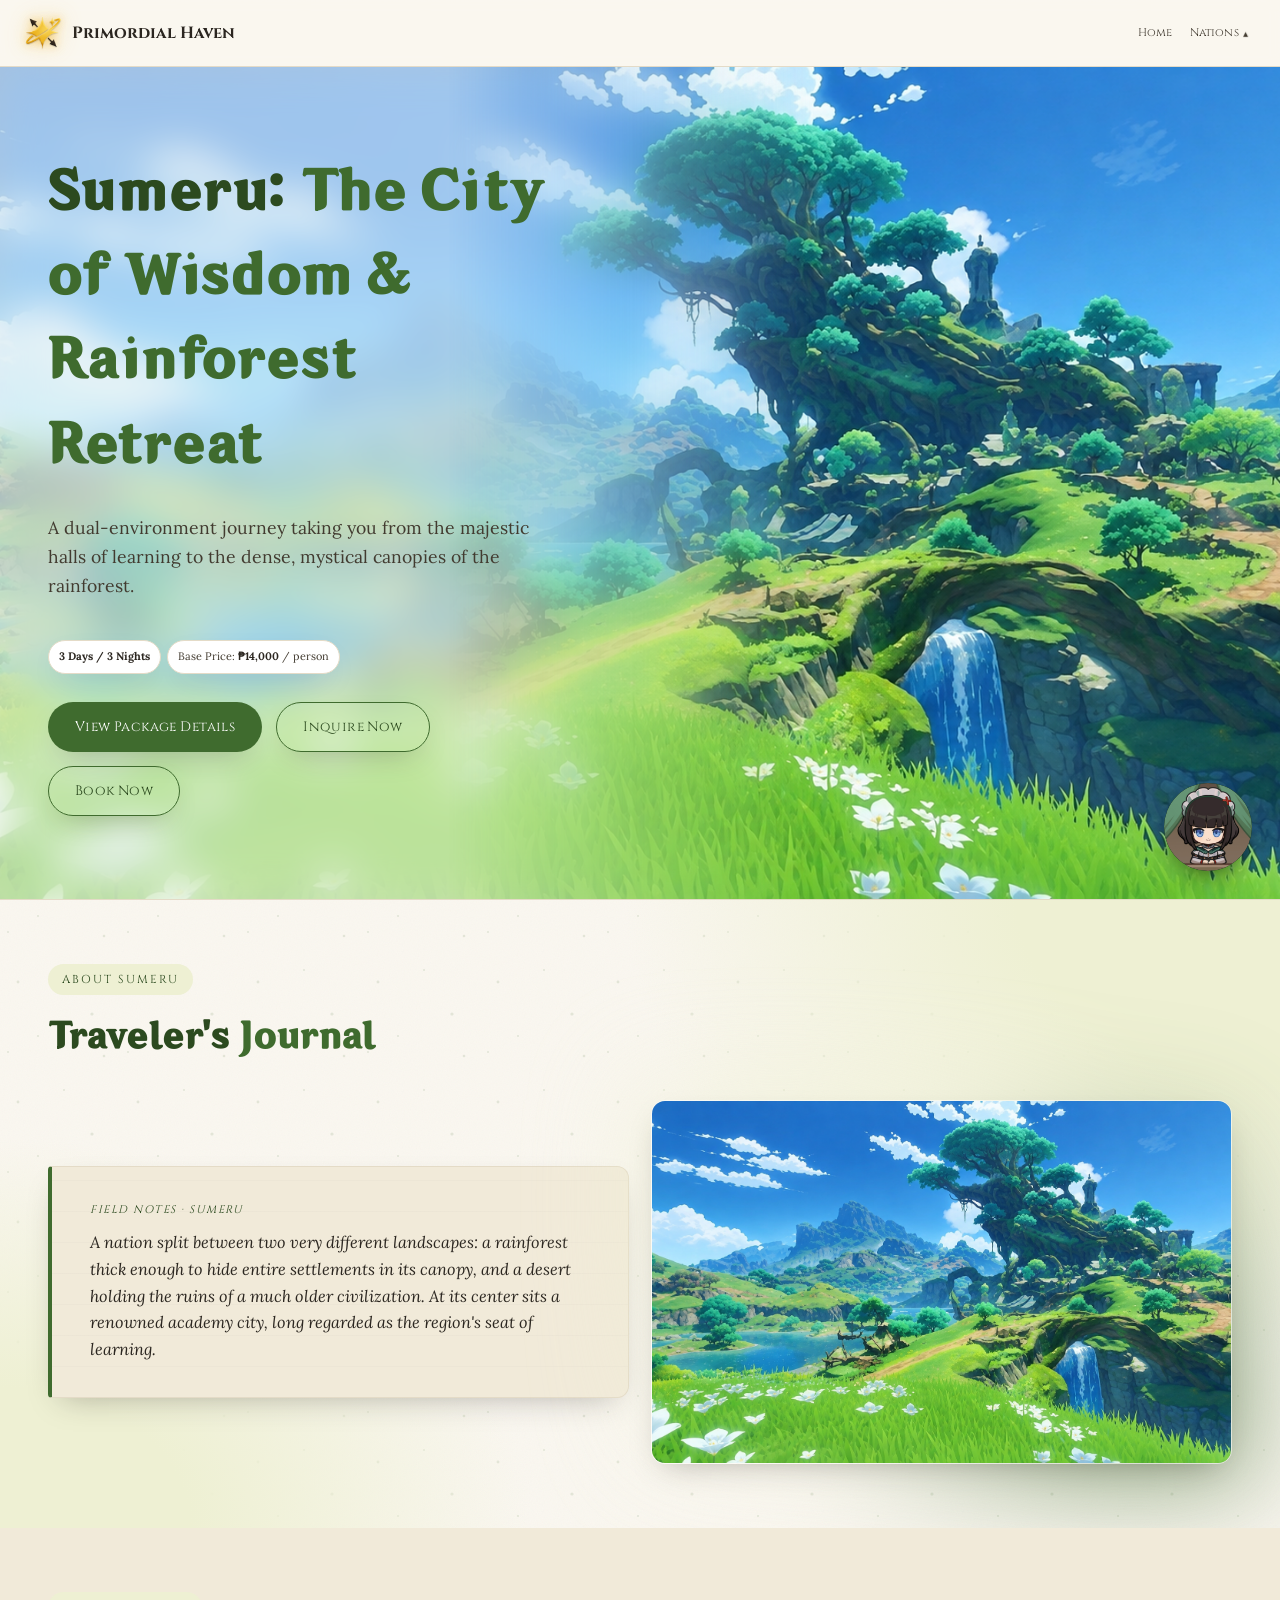
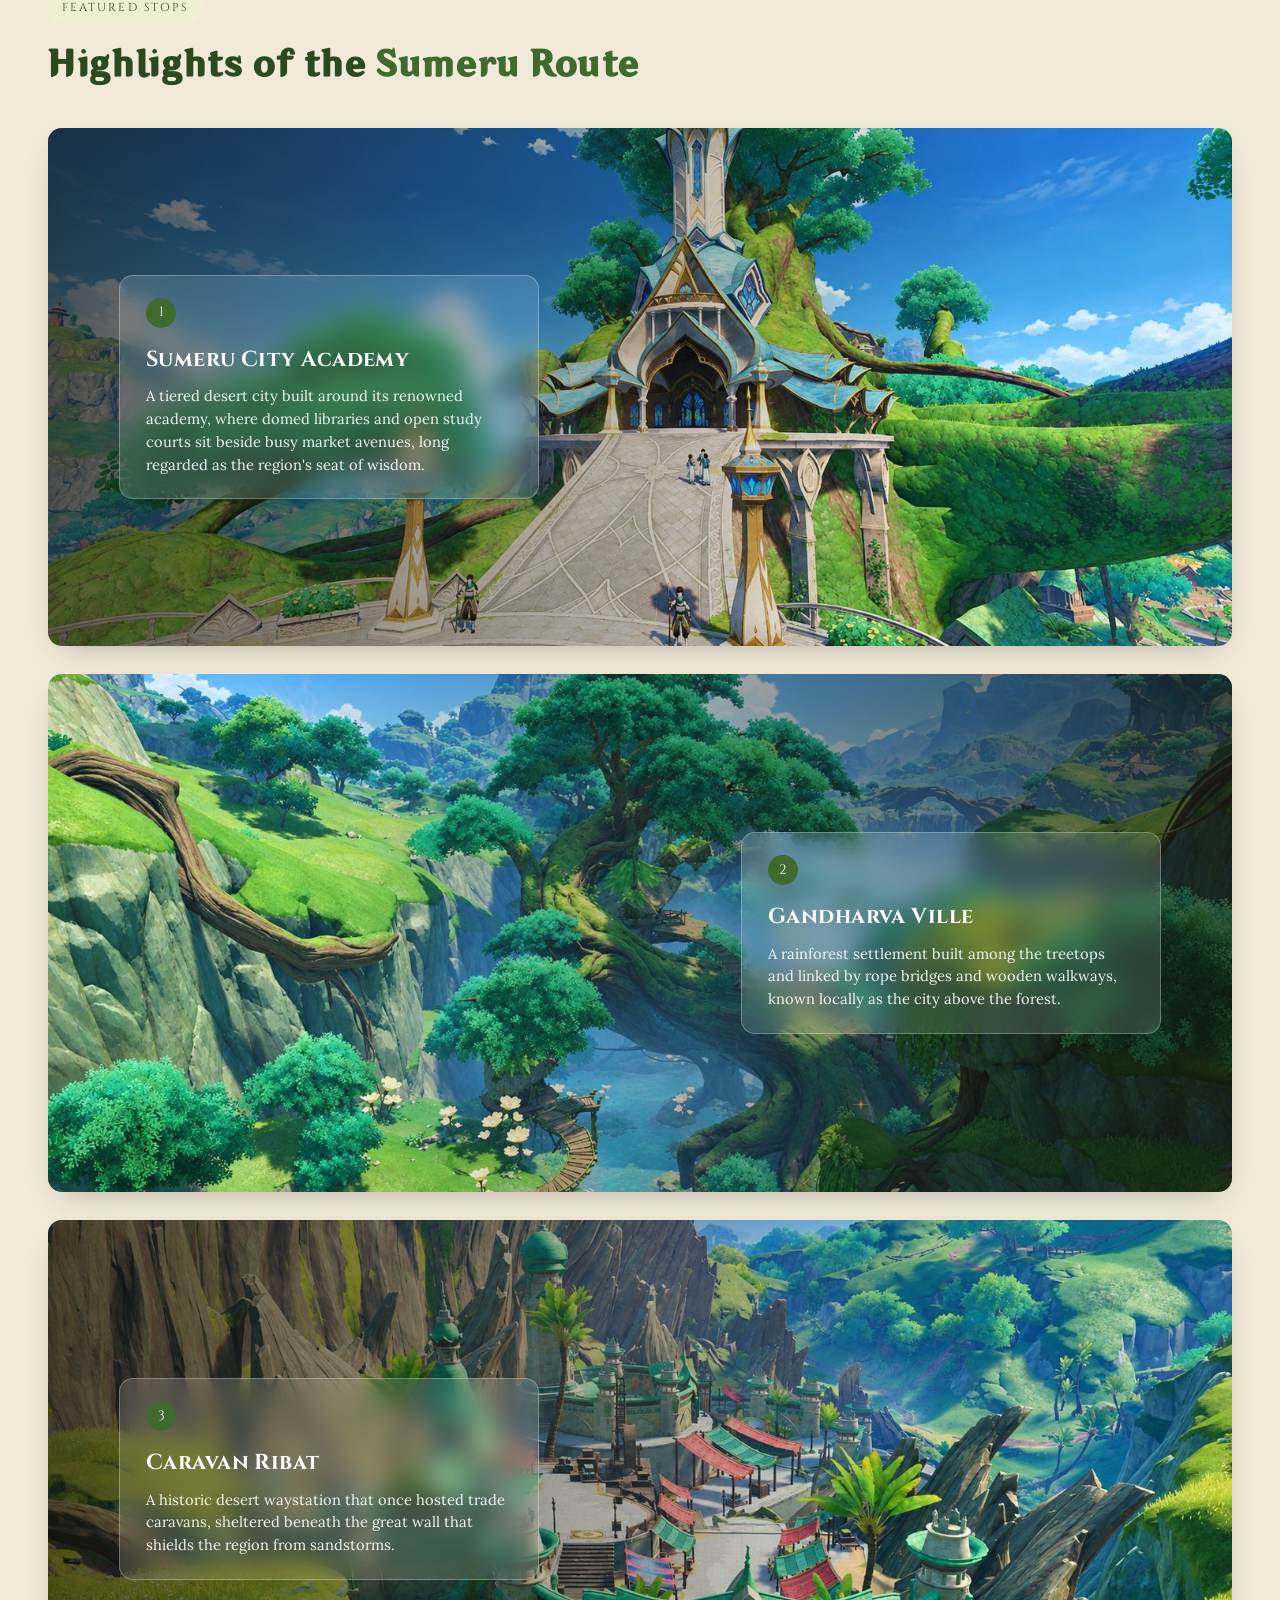
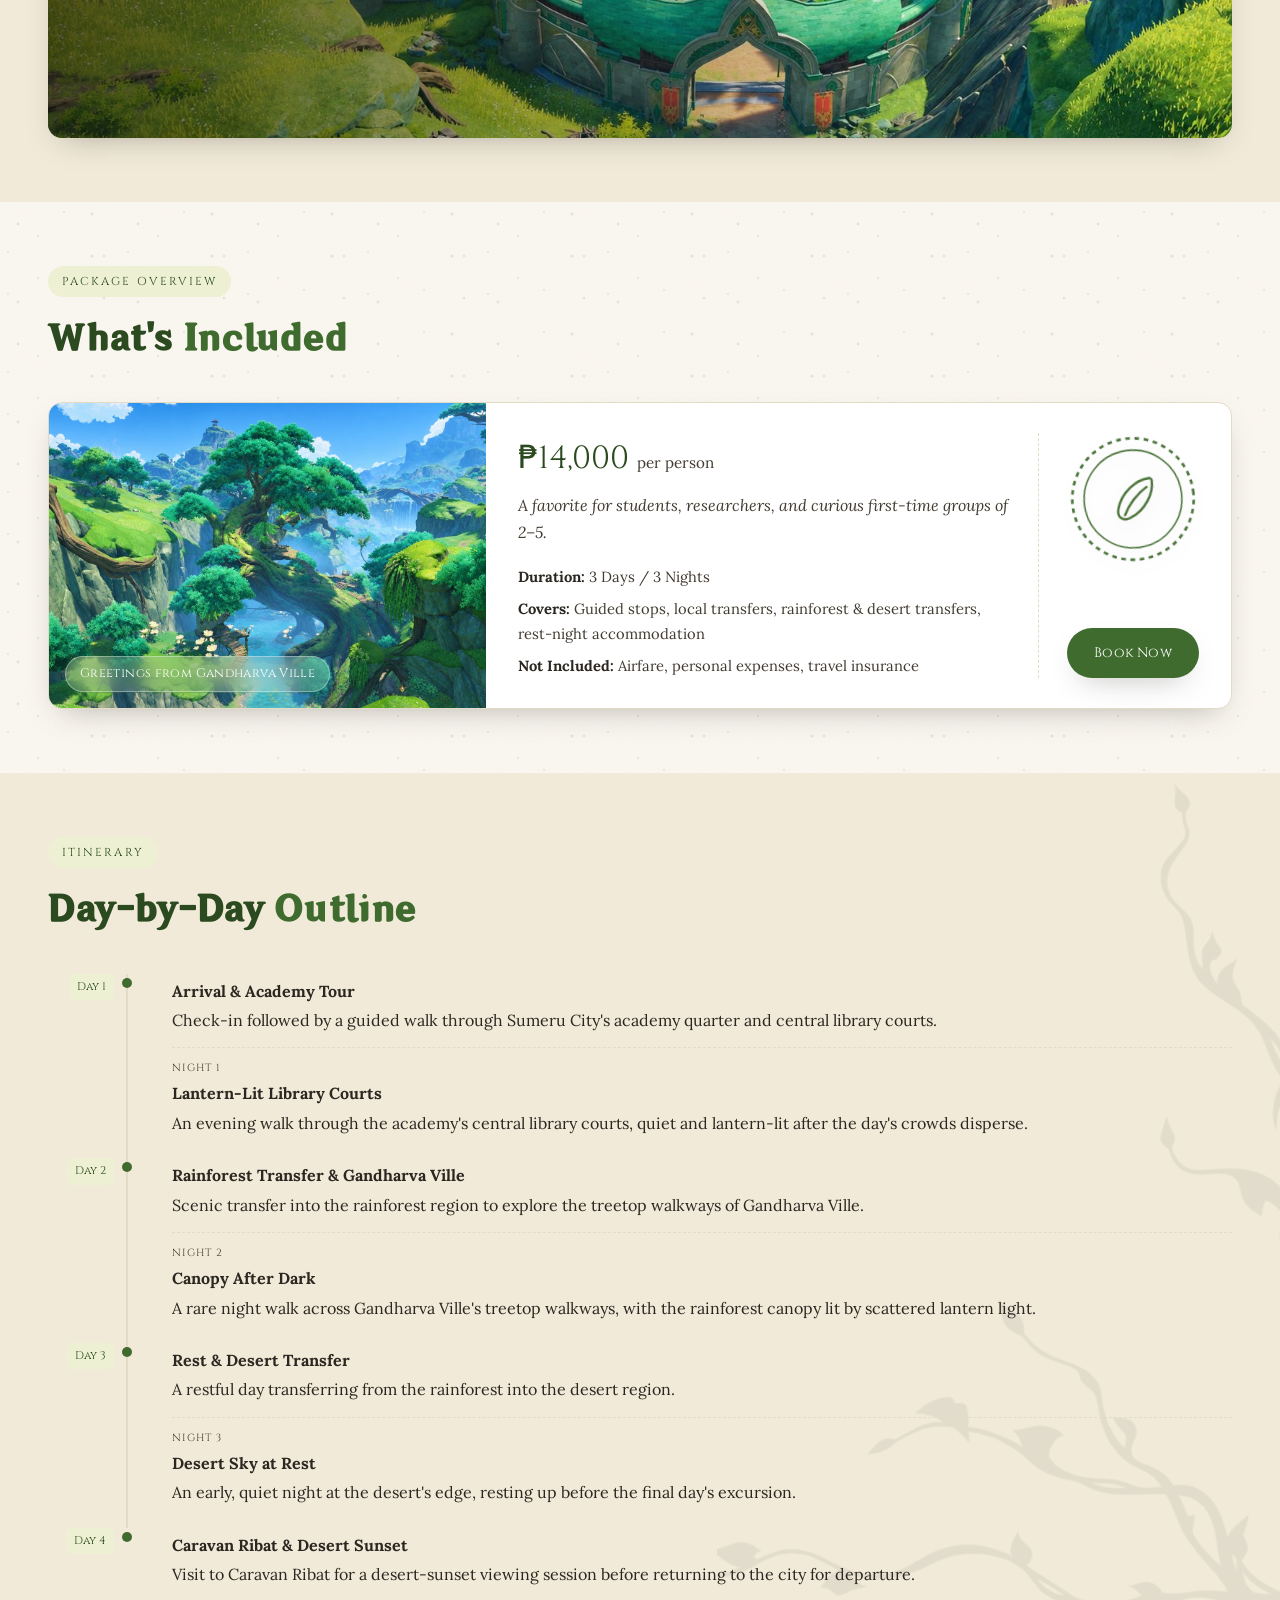
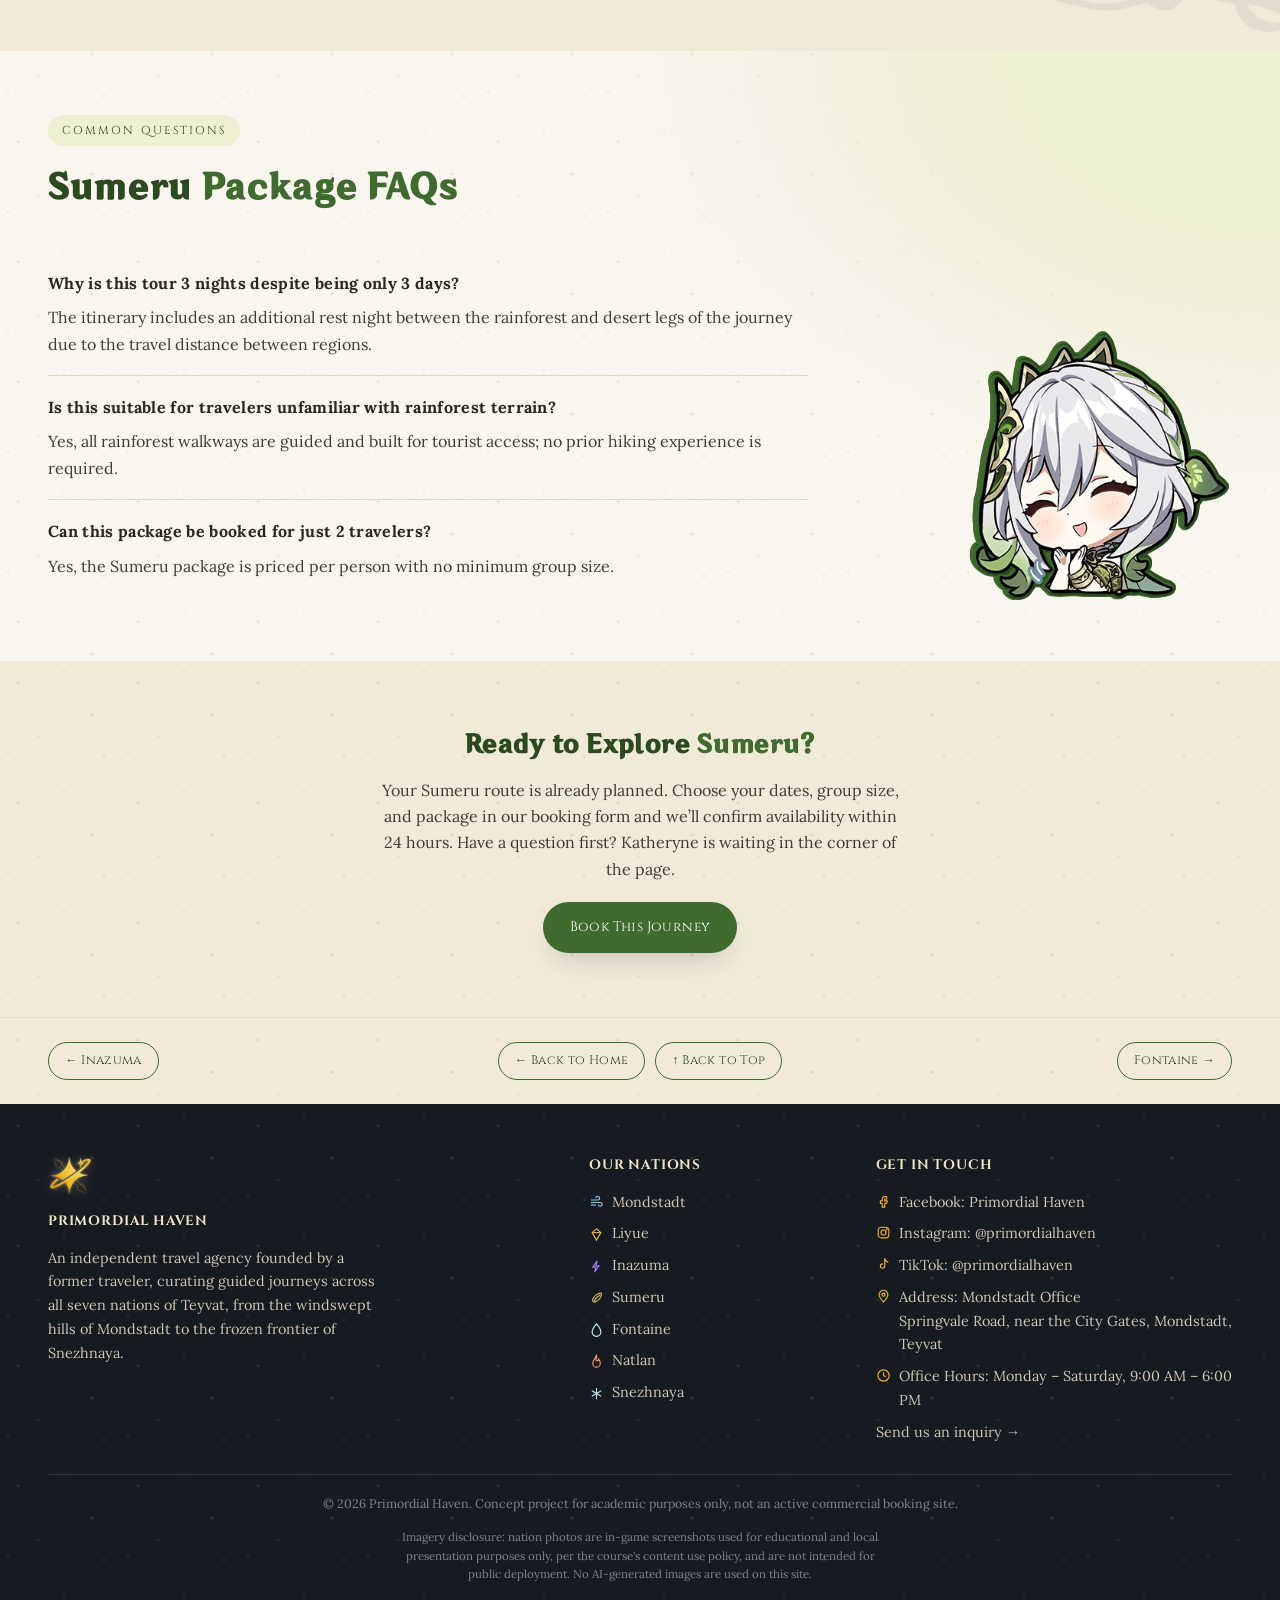
<file: sumeru.html>
<!DOCTYPE html>
<html lang="en">
<head>
<meta charset="UTF-8">
<meta name="viewport" content="width=device-width, initial-scale=1.0">
<title>Sumeru Tour Package | Primordial Haven</title>
<meta name="description" content="Sumeru tour package by Primordial Haven: The City of Wisdom & Rainforest Retreat. 3 Days / 3 Nights, starting at PHP 14,000 per person.">
<meta property="og:type" content="website">
<meta property="og:title" content="Sumeru Tour Package | Primordial Haven">
<meta property="og:description" content="Sumeru tour package by Primordial Haven: The City of Wisdom & Rainforest Retreat. 3 Days / 3 Nights, starting at PHP 14,000 per person.">
<meta property="og:image" content="assets/img/sumeru-hero.png">
<link rel="icon" type="image/png" href="assets/img/logo-shadow-transparent.png">
<link rel="preconnect" href="https://fonts.googleapis.com">
<link
  href="https://fonts.googleapis.com/css2?family=Cinzel:wght@500;600;700&family=Lora:ital,wght@0,400;0,500;0,600;1,400&display=swap"
  rel="stylesheet">
<link rel="stylesheet" href="assets/css/style.css">
<link rel="stylesheet" href="assets/css/forms.css">
</head>
<body id="top" data-theme="sumeru">
  <header class="site-header">
    <div class="nav-wrap">
      <a href="index.html" class="logo" title="Return to Home">
        <img class="logo-mark" src="assets/img/logo-shadow-transparent.png" alt="Primordial Haven">Primordial Haven</a>
      <nav class="primary-nav">
      <a href="index.html">Home</a>
      <div class="nav-dropdown">
        <button type="button" class="nav-dropdown-toggle" class="active">Nations</button>
        <div class="nav-dropdown-menu">
          <a href="mondstadt.html"><svg class="nation-icon nation-icon-mondstadt" viewBox="0 0 24 24" fill="none" stroke="currentColor" stroke-width="1.8" aria-hidden="true"><title>Anemo (Wind)</title><path d="M3 8h11a3 3 0 1 0-3-3"/><path d="M3 12h15a3 3 0 1 1-3 3"/><path d="M3 16h8"/></svg>Mondstadt</a>
          <a href="liyue.html"><svg class="nation-icon nation-icon-liyue" viewBox="0 0 24 24" fill="none" stroke="currentColor" stroke-width="1.8" aria-hidden="true"><title>Geo (Rock)</title><path d="M12 3l7 6-7 12-7-12z"/><path d="M5 9h14"/></svg>Liyue</a>
          <a href="inazuma.html"><svg class="nation-icon nation-icon-inazuma" viewBox="0 0 24 24" fill="none" stroke="currentColor" stroke-width="1.8" aria-hidden="true"><title>Electro (Lightning)</title><path d="M13 3 6 13h5l-2 8 7-10h-5l2-8z"/></svg>Inazuma</a>
          <a href="sumeru.html" class="active"><svg class="nation-icon nation-icon-sumeru" viewBox="0 0 24 24" fill="none" stroke="currentColor" stroke-width="1.8" aria-hidden="true"><title>Dendro (Nature)</title><path d="M19 5C14 5 8 9 6 15c-1 3 1 5 4 4 6-2 10-8 10-13 0-.5-.5-1-1-1Z"/><path d="M8 18c2-4 6-8 10-10"/></svg>Sumeru</a>
          <a href="fontaine.html"><svg class="nation-icon nation-icon-fontaine" viewBox="0 0 24 24" fill="none" stroke="currentColor" stroke-width="1.8" aria-hidden="true"><title>Hydro (Water)</title><path d="M12 3s7 8 7 13a7 7 0 0 1-14 0c0-5 7-13 7-13Z"/></svg>Fontaine</a>
          <a href="natlan.html"><svg class="nation-icon nation-icon-natlan" viewBox="0 0 24 24" fill="none" stroke="currentColor" stroke-width="1.8" aria-hidden="true"><title>Pyro (Fire)</title><path d="M12 2c2 3-1 4-1 7 0 1.5 1 2 2 2 1.5 0 2-1.5 2-3 2 2 3 5 3 7a6 6 0 0 1-12 0c0-5 4-8 6-13Z"/></svg>Natlan</a>
          <a href="snezhnaya.html"><svg class="nation-icon nation-icon-snezhnaya" viewBox="0 0 24 24" fill="none" stroke="currentColor" stroke-width="1.8" aria-hidden="true"><title>Cryo (Ice)</title><path d="M12 3v18M4.5 7.5l15 9M19.5 7.5l-15 9"/></svg>Snezhnaya</a>
        </div>
      </div>
      </nav>
    </div>
  </header>

<main>

  <!-- Hero: photo + big heading, first thing you see on the page -->
  <section class="hero hero-split">
    <div class="hero-content">
      <h1>
        <span class="nation-title-a">Sumeru:</span>
        <span class="nation-title-b">The City of Wisdom & Rainforest Retreat</span>
      </h1>
      <p class="lede">A dual-environment journey taking you from the majestic halls of learning to the dense,
      mystical canopies of the rainforest.</p>
      <div class="hero-meta">
        <span class="pill"><strong>3 Days / 3 Nights</strong></span>
        <span class="pill">Base Price: <strong>&#8369;14,000</strong> / person</span>
      </div>
      <div class="btn-row">
        <a href="#package" class="btn">View Package Details</a>
        <a href="index.html#contact" class="btn btn-outline" data-open-form="inquiry" data-package="sumeru">Inquire Now</a>
        <a href="#book" class="btn btn-outline btn-book" data-open-form="booking" data-package="sumeru">Book Now</a>
      </div>
    </div>
    <div class="hero-media">
      <img class="media-sharp" src="assets/img/sumeru-hero.png" alt="Scenic view of Sumeru, Teyvat">
    </div>
  </section>

  <!-- Traveler's Journal: short lore paragraph next to a photo -->
  <section class="block journal-section">
    <div class="container">
      <div class="section-head">
        <span class="eyebrow">About Sumeru</span>
        <h2>
          <span class="nation-title-a">Traveler's</span>
          <span class="nation-title-b">Journal</span>
        </h2>
      </div>
      <div class="grid grid-2" style="align-items:center;">
        <div class="lore-block">
          <span class="lore-label">Field Notes &middot; Sumeru</span>
          <p>A nation split between two very different landscapes: a rainforest thick enough to hide
          entire settlements in its canopy, and a desert holding the ruins of a much older
          civilization. At its center sits a renowned academy city, long regarded as the region's seat
          of learning.</p>
        </div>
        <div class="photo-frame-wrap">
          <div class="photo-frame">
            <img src="assets/img/sumeru-hero.png" alt="Scenic view of Sumeru, Teyvat" loading="lazy">
          </div>
        </div>
      </div>
    </div>
  </section>

  <!-- Featured Stops: 3 large cinematic landscape banners, alternating text side -->
  <section class="block alt" id="stops">
    <div class="container">
      <div class="section-head">
        <span class="eyebrow">Featured Stops</span>
        <h2 class="nowrap-heading">
          <span class="nation-title-a">Highlights of the</span>
          <span class="nation-title-b">Sumeru Route</span>
        </h2>
      </div>
      <div class="stop-banner-stack">
        <div class="stop-banner stop-left">
          <img class="stop-banner-img"
               src="assets/img/stops/sumeru-academy.jpg" alt="Sumeru City Academy, Sumeru, Teyvat" loading="lazy">
          <div class="stop-banner-overlay">
            <div class="stop-banner-text">
              <span class="stop-number">1</span>
              <h3>Sumeru City Academy</h3>
              <p>A tiered desert city built around its renowned academy, where domed libraries and open study
              courts sit beside busy market avenues, long regarded as the region's seat of wisdom.</p>
            </div>
          </div>
        </div>
        <div class="stop-banner stop-right">
          <img class="stop-banner-img"
               src="assets/img/stops/gandharva-ville.jpg" alt="Gandharva Ville, Sumeru, Teyvat" loading="lazy">
          <div class="stop-banner-overlay">
            <div class="stop-banner-text">
              <span class="stop-number">2</span>
              <h3>Gandharva Ville</h3>
              <p>A rainforest settlement built among the treetops and linked by rope bridges and wooden
              walkways, known locally as the city above the forest.</p>
            </div>
          </div>
        </div>
        <div class="stop-banner stop-left">
          <img class="stop-banner-img"
               src="assets/img/stops/caravan-ribat.jpg" alt="Caravan Ribat, Sumeru, Teyvat" loading="lazy">
          <div class="stop-banner-overlay">
            <div class="stop-banner-text">
              <span class="stop-number">3</span>
              <h3>Caravan Ribat</h3>
              <p>A historic desert waystation that once hosted trade caravans, sheltered beneath the great
              wall that shields the region from sandstorms.</p>
            </div>
          </div>
        </div>
      </div>
    </div>
  </section>

  <!-- Package Overview: what "View Package Details" scrolls to -->
  <section class="block" id="package">
    <div class="container">
      <div class="section-head">
        <span class="eyebrow">Package Overview</span>
        <h2>
          <span class="nation-title-a">What's</span>
          <span class="nation-title-b">Included</span>
        </h2>
      </div>
      <!-- Postcard: a featured-stop photo on the left, the package details as the
           message, and the nation's stamp with Book Now on the right -->
      <div class="price-panel postcard">
        <figure class="postcard-photo">
          <img src="assets/img/stops/gandharva-ville.jpg" alt="Gandharva Ville, Sumeru, Teyvat" loading="lazy">
          <figcaption>Greetings from Gandharva Ville</figcaption>
        </figure>
        <div class="postcard-body">
          <div class="price-info">
            <div>
              <div class="amount">&#8369;14,000 <span>per person</span></div>
              <p>A favorite for students, researchers, and curious first-time groups of 2&ndash;5.</p>
            </div>
            <ul class="spec-list">
              <li><strong>Duration:</strong> 3 Days / 3 Nights</li>
              <li><strong>Covers:</strong> Guided stops, local transfers, rainforest &amp; desert transfers, rest-night accommodation</li>
              <li><strong>Not Included:</strong> Airfare, personal expenses, travel insurance</li>
            </ul>
          </div>
          <div class="postcard-side">
            <svg class="nation-stamp" viewBox="0 0 100 100" fill="none" stroke="currentColor" aria-hidden="true"><circle cx="50" cy="50" r="46" stroke-width="2" stroke-dasharray="3.5 3.5"/><circle cx="50" cy="50" r="37" stroke-width="1.2"/><g transform="translate(26,26) scale(2)" stroke-width="0.9"><path d="M19 5C14 5 8 9 6 15c-1 3 1 5 4 4 6-2 10-8 10-13 0-.5-.5-1-1-1Z"/><path d="M8 18c2-4 6-8 10-10"/></g></svg>
            <a href="#book=sumeru" class="btn postcard-book" data-open-form="booking" data-package="sumeru">Book Now</a>
          </div>
        </div>
      </div>
    </div>
  </section>

  <!-- Itinerary: day-by-day timeline -->
  <section class="block alt itinerary-section">
      <img class="itinerary-decor" src="assets/img/bg-elements/vines-sumeru.webp" alt="" aria-hidden="true" loading="lazy">
    <div class="container">
      <div class="section-head">
        <span class="eyebrow">Itinerary</span>
        <h2>
          <span class="nation-title-a">Day-by-Day</span>
          <span class="nation-title-b">Outline</span>
        </h2>
      </div>
      <ul class="itinerary">
        <li>
          <strong>Arrival &amp; Academy Tour</strong>
          <span>Check-in followed by a guided walk through Sumeru City's academy quarter and central library
          courts.</span>
          <div class="night-activity">
            <span class="time-label">Night 1</span>
            <strong>Lantern-Lit Library Courts</strong>
            <span>An evening walk through the academy's central library courts, quiet and lantern-lit after
            the day's crowds disperse.</span>
          </div>
        </li>
        <li>
          <strong>Rainforest Transfer &amp; Gandharva Ville</strong>
          <span>Scenic transfer into the rainforest region to explore the treetop walkways of Gandharva
          Ville.</span>
          <div class="night-activity">
            <span class="time-label">Night 2</span>
            <strong>Canopy After Dark</strong>
            <span>A rare night walk across Gandharva Ville's treetop walkways, with the rainforest canopy lit
            by scattered lantern light.</span>
          </div>
        </li>
        <li>
          <strong>Rest &amp; Desert Transfer</strong>
          <span>A restful day transferring from the rainforest into the desert region.</span>
          <div class="night-activity">
            <span class="time-label">Night 3</span>
            <strong>Desert Sky at Rest</strong>
            <span>An early, quiet night at the desert's edge, resting up before the final day's excursion.</span>
          </div>
        </li>
        <li>
          <strong>Caravan Ribat &amp; Desert Sunset</strong>
          <span>Visit to Caravan Ribat for a desert-sunset viewing session before returning to the city for
          departure.</span>
        </li>
      </ul>
    </div>
  </section>

  <!-- Common Questions: this nation's own FAQ list -->
  <section class="block faq-section">
    <div class="container faq-layout">
      <div class="faq-content">
        <div class="section-head">
          <span class="eyebrow">Common Questions</span>
          <h2>
            <span class="nation-title-a">Sumeru</span>
            <span class="nation-title-b">Package FAQs</span>
          </h2>
        </div>
        <div class="faq-item">
          <h4>Why is this tour 3 nights despite being only 3 days?</h4>
          <p>The itinerary includes an additional rest night between the rainforest and desert legs of
          the journey due to the travel distance between regions.</p>
        </div>
        <div class="faq-item">
          <h4>Is this suitable for travelers unfamiliar with rainforest terrain?</h4>
          <p>Yes, all rainforest walkways are guided and built for tourist access; no prior hiking
          experience is required.</p>
        </div>
        <div class="faq-item">
          <h4>Can this package be booked for just 2 travelers?</h4>
          <p>Yes, the Sumeru package is priced per person with no minimum group size.</p>
        </div>
      </div>
      <img class="faq-chibi" src="assets/img/chibis/nahida-sumeru.png"
           alt="Nahida, thinking" loading="lazy">
    </div>
  </section>

  <!-- Closing call-to-action -->
  <section class="block alt">
    <div class="container" style="text-align:center;">
      <h2>
        <span class="nation-title-a">Ready to Explore</span>
        <span class="nation-title-b">Sumeru?</span>
      </h2>
      <p style="max-width:52ch;margin:0 auto 20px;">
        Your Sumeru route is already planned. Choose your dates, group size, and package in our
        booking form and we&rsquo;ll confirm availability within 24 hours. Have a question first? Katheryne
        is waiting in the corner of the page.
      </p>
      <a href="#book=sumeru" class="btn" data-open-form="booking" data-package="sumeru">Book This Journey</a>
    </div>
  </section>

  <!-- Page navigation: back to home, plus the previous/next nation -->
  <nav class="page-nav-section" aria-label="Nation pages">
    <div class="container page-nav">
      <span class="page-nav-prev"><a href="inazuma.html" class="page-nav-link">&larr; Inazuma</a></span>
      <span class="page-nav-home"><a href="index.html">&larr; Back to Home</a><a href="#top" class="page-nav-top">&uarr; Back to Top</a></span>
      <span class="page-nav-next"><a href="fontaine.html" class="page-nav-link">Fontaine &rarr;</a></span>
    </div>
  </nav>

</main>
  <footer class="site-footer">
    <div class="container">
      <div class="footer-grid">
        <div>
          <img class="footer-logo" src="assets/img/logo-shadow-transparent.png" alt="Primordial Haven">
          <h4>Primordial Haven</h4>
          <p style="color:#cfc6b3;font-size:0.9rem;max-width:38ch;">
            An independent travel agency founded by a former traveler, curating
            guided journeys across all seven nations of Teyvat, from the
            windswept hills of Mondstadt to the frozen frontier of Snezhnaya.
          </p>
        </div>
        <div>
          <h4>Our Nations</h4>
          <ul>
            <li><a href="mondstadt.html"><svg class="nation-icon nation-icon-mondstadt" viewBox="0 0 24 24" fill="none" stroke="currentColor" stroke-width="1.8" aria-hidden="true"><title>Anemo (Wind)</title><path d="M3 8h11a3 3 0 1 0-3-3"/><path d="M3 12h15a3 3 0 1 1-3 3"/><path d="M3 16h8"/></svg>Mondstadt</a></li>
            <li><a href="liyue.html"><svg class="nation-icon nation-icon-liyue" viewBox="0 0 24 24" fill="none" stroke="currentColor" stroke-width="1.8" aria-hidden="true"><title>Geo (Rock)</title><path d="M12 3l7 6-7 12-7-12z"/><path d="M5 9h14"/></svg>Liyue</a></li>
            <li><a href="inazuma.html"><svg class="nation-icon nation-icon-inazuma" viewBox="0 0 24 24" fill="none" stroke="currentColor" stroke-width="1.8" aria-hidden="true"><title>Electro (Lightning)</title><path d="M13 3 6 13h5l-2 8 7-10h-5l2-8z"/></svg>Inazuma</a></li>
            <li><a href="sumeru.html"><svg class="nation-icon nation-icon-sumeru" viewBox="0 0 24 24" fill="none" stroke="currentColor" stroke-width="1.8" aria-hidden="true"><title>Dendro (Nature)</title><path d="M19 5C14 5 8 9 6 15c-1 3 1 5 4 4 6-2 10-8 10-13 0-.5-.5-1-1-1Z"/><path d="M8 18c2-4 6-8 10-10"/></svg>Sumeru</a></li>
            <li><a href="fontaine.html"><svg class="nation-icon nation-icon-fontaine" viewBox="0 0 24 24" fill="none" stroke="currentColor" stroke-width="1.8" aria-hidden="true"><title>Hydro (Water)</title><path d="M12 3s7 8 7 13a7 7 0 0 1-14 0c0-5 7-13 7-13Z"/></svg>Fontaine</a></li>
            <li><a href="natlan.html"><svg class="nation-icon nation-icon-natlan" viewBox="0 0 24 24" fill="none" stroke="currentColor" stroke-width="1.8" aria-hidden="true"><title>Pyro (Fire)</title><path d="M12 2c2 3-1 4-1 7 0 1.5 1 2 2 2 1.5 0 2-1.5 2-3 2 2 3 5 3 7a6 6 0 0 1-12 0c0-5 4-8 6-13Z"/></svg>Natlan</a></li>
            <li><a href="snezhnaya.html"><svg class="nation-icon nation-icon-snezhnaya" viewBox="0 0 24 24" fill="none" stroke="currentColor" stroke-width="1.8" aria-hidden="true"><title>Cryo (Ice)</title><path d="M12 3v18M4.5 7.5l15 9M19.5 7.5l-15 9"/></svg>Snezhnaya</a></li>
          </ul>
        </div>
        <div>
          <h4>Get In Touch</h4>
          <ul>
            <li><a class="footer-contact-link" href="https://www.facebook.com/PrimordialHaven" target="_blank" rel="noopener noreferrer" aria-label="Facebook: Primordial Haven (opens in a new tab)">
              <span class="footer-icon" aria-hidden="true">
                <svg viewBox="0 0 24 24" fill="none" stroke="currentColor" stroke-width="1.8" stroke-linecap="round" stroke-linejoin="round"><path d="M14 8h3V4h-3a4 4 0 0 0-4 4v3H7v4h3v6h4v-6h3l1-4h-4V8a0 0 0 0 1 0 0Z"/></svg>
              </span><span>Facebook: Primordial Haven</span></a></li>
            <li><a class="footer-contact-link" href="https://www.instagram.com/primordialhaven/" target="_blank" rel="noopener noreferrer" aria-label="Instagram: @primordialhaven (opens in a new tab)">
              <span class="footer-icon" aria-hidden="true">
                <svg viewBox="0 0 24 24" fill="none" stroke="currentColor" stroke-width="1.8" stroke-linecap="round" stroke-linejoin="round"><rect x="3.5" y="3.5" width="17" height="17" rx="5"/><circle cx="12" cy="12" r="4"/><circle cx="17.2" cy="6.8" r="0.6" fill="currentColor"/></svg>
              </span><span>Instagram: @primordialhaven</span></a></li>
            <li><a class="footer-contact-link" href="https://www.tiktok.com/@primordialhaven" target="_blank" rel="noopener noreferrer" aria-label="TikTok: @primordialhaven (opens in a new tab)">
              <span class="footer-icon" aria-hidden="true">
                <svg viewBox="0 0 24 24" fill="none" stroke="currentColor" stroke-width="1.8" stroke-linecap="round" stroke-linejoin="round"><path d="M14 3v11.5a3.5 3.5 0 1 1-3.5-3.5"/><path d="M14 3c.4 2.8 2.3 4.6 5 4.8"/></svg>
              </span><span>TikTok: @primordialhaven</span></a></li>
            <li><a class="footer-contact-link" href="index.html#contact">
              <span class="footer-icon" aria-hidden="true">
                <svg viewBox="0 0 24 24" fill="none" stroke="currentColor" stroke-width="1.8"><path d="M12 21s7-7.5 7-12a7 7 0 1 0-14 0c0 4.5 7 12 7 12Z"/><circle cx="12" cy="9" r="2.5"/></svg>
              </span><span>Address: Mondstadt Office<br>Springvale Road, near the City Gates, Mondstadt, Teyvat</span></a></li>
            <li><a class="footer-contact-link" href="index.html#contact">
              <span class="footer-icon" aria-hidden="true">
                <svg viewBox="0 0 24 24" fill="none" stroke="currentColor" stroke-width="1.8"><circle cx="12" cy="12" r="9"/><path d="M12 7v5l3.5 2"/></svg>
              </span><span>Office Hours: Monday &ndash; Saturday, 9:00 AM &ndash; 6:00 PM</span></a></li>
            <li><a href="#inquire" data-open-form="inquiry">Send us an inquiry &rarr;</a></li>
          </ul>
        </div>
      </div>
      <div class="footer-note">
        <span>&copy; 2026 Primordial Haven. Concept project for academic purposes only, not an active commercial booking site.</span>
      </div>
      <p class="disclosure" style="margin-top:14px;">
        Imagery disclosure: nation photos are in-game screenshots used for educational and local
        presentation purposes only, per the course's content use policy, and are not intended for
        public deployment. No AI-generated images are used on this site.
      </p>
    </div>
  </footer>

<script src="assets/js/packages.js" defer></script>
<script src="assets/js/form-utils.js" defer></script>
<script src="assets/js/form-modal.js" defer></script>
<script src="assets/js/booking-form.js" defer></script>
<script src="assets/js/inquiry-form.js" defer></script>
<script src="assets/js/katheryne.js" defer></script>
<script src="assets/js/motion.js" defer></script>
</body>
</html>
</file>
<file: assets/css/style.css>
/* ---------- 1. Colors and basic page setup ---------- */

/* Colors and sizes used everywhere, defined once here as variables. */
:root {
  --ink: #2b2620;           /* main text color */
  --ink-soft: #423b30;      /* softer/secondary text color */
  --paper: #faf7f0;         /* main page background (cream) */
  --paper-alt: #f1ead9;     /* slightly darker cream, for alternating sections */
  --card: #ffffff;          /* white card background */
  --line: #e4dbc7;          /* light border color */
  --brand: #f0b429;         /* main gold brand color (buttons, logo) */
  --brand-dark: #b9820a;    /* darker gold, for hover states and text */
  --accent: #c9962c;        /* gets overridden per-nation below */
  --accent-soft: #f1e3c2;
  --accent-dark: #a5761c;
  --charcoal: #2e333d;      /* dark navy used on "dark" cards and the footer */
  --charcoal-soft: #c9ccd3;
  --shadow: 0 12px 30px -14px rgba(43, 38, 32, 0.35);
  --radius: 14px;           /* standard rounded-corner size */
  --maxw: 1320px;           /* max width of page content (wider, so the left and right margins stay small) */
  /* A few sparse, minimal dots (not an icon or logo) used to keep flat
     background areas from reading as totally empty. */
  --pattern: url("data:image/svg+xml,%3Csvg xmlns='http://www.w3.org/2000/svg' width='120' height='120'%3E%3Cg fill='%23c9962c' opacity='0.13'%3E%3Ccircle cx='18' cy='22' r='1.4'/%3E%3Ccircle cx='64' cy='10' r='1'/%3E%3Ccircle cx='92' cy='54' r='1.6'/%3E%3Ccircle cx='38' cy='76' r='1.1'/%3E%3Ccircle cx='104' cy='96' r='1.3'/%3E%3Ccircle cx='8' cy='92' r='1'/%3E%3C/g%3E%3C/svg%3E");
}

/* Each nation's own colors — only active on that nation's own page. */

/* Mondstadt — Sky Blue & Emerald Green (medieval-Europe inspiration) */
body[data-theme="mondstadt"] {
  --accent: #2f9e5c;
  --accent-soft: #dcf1ea;
  --accent-dark: #1f7a44;
  --nc-a: #8fd0ef;
  --nc-b: #2f9e5c;
  /* A few sparse dots in this nation's own color. */
  --pattern: url("data:image/svg+xml,%3Csvg xmlns='http://www.w3.org/2000/svg' width='120' height='120'%3E%3Cg fill='%232f9e5c' opacity='0.13'%3E%3Ccircle cx='18' cy='22' r='1.4'/%3E%3Ccircle cx='64' cy='10' r='1'/%3E%3Ccircle cx='92' cy='54' r='1.6'/%3E%3Ccircle cx='38' cy='76' r='1.1'/%3E%3Ccircle cx='104' cy='96' r='1.3'/%3E%3Ccircle cx='8' cy='92' r='1'/%3E%3C/g%3E%3C/svg%3E");
}

/* Liyue — Gold & Red (ancient-China inspiration) */
body[data-theme="liyue"] {
  --accent: #a4302a;
  --accent-soft: #f1d2d0;
  --accent-dark: #7a211d;
  --nc-a: #e8b64c;
  --nc-b: #a4302a;
  /* A few sparse dots in this nation's own color. */
  --pattern: url("data:image/svg+xml,%3Csvg xmlns='http://www.w3.org/2000/svg' width='120' height='120'%3E%3Cg fill='%23a4302a' opacity='0.13'%3E%3Ccircle cx='18' cy='22' r='1.4'/%3E%3Ccircle cx='64' cy='10' r='1'/%3E%3Ccircle cx='92' cy='54' r='1.6'/%3E%3Ccircle cx='38' cy='76' r='1.1'/%3E%3Ccircle cx='104' cy='96' r='1.3'/%3E%3Ccircle cx='8' cy='92' r='1'/%3E%3C/g%3E%3C/svg%3E");
}

/* Inazuma — Electric Violet & Deep Indigo (feudal-Japan inspiration) */
body[data-theme="inazuma"] {
  --accent: #6a3fd6;
  --accent-soft: #eae3fb;
  --accent-dark: #34237a;
  --nc-a: #9b7bef;
  --nc-b: #34237a;
  /* A few sparse dots in this nation's own color. */
  --pattern: url("data:image/svg+xml,%3Csvg xmlns='http://www.w3.org/2000/svg' width='120' height='120'%3E%3Cg fill='%2334237a' opacity='0.13'%3E%3Ccircle cx='18' cy='22' r='1.4'/%3E%3Ccircle cx='64' cy='10' r='1'/%3E%3Ccircle cx='92' cy='54' r='1.6'/%3E%3Ccircle cx='38' cy='76' r='1.1'/%3E%3Ccircle cx='104' cy='96' r='1.3'/%3E%3Ccircle cx='8' cy='92' r='1'/%3E%3C/g%3E%3C/svg%3E");
}

/* Sumeru — Gold & Dark Green (Middle East / ancient India-Egypt) */
body[data-theme="sumeru"] {
  --accent: #3f6b2e;
  --accent-soft: #eef0d3;
  --accent-dark: #2c4a1f;
  --nc-a: #cdb46a;
  --nc-b: #3f6b2e;
  /* A few sparse dots in this nation's own color. */
  --pattern: url("data:image/svg+xml,%3Csvg xmlns='http://www.w3.org/2000/svg' width='120' height='120'%3E%3Cg fill='%233f6b2e' opacity='0.13'%3E%3Ccircle cx='18' cy='22' r='1.4'/%3E%3Ccircle cx='64' cy='10' r='1'/%3E%3Ccircle cx='92' cy='54' r='1.6'/%3E%3Ccircle cx='38' cy='76' r='1.1'/%3E%3Ccircle cx='104' cy='96' r='1.3'/%3E%3Ccircle cx='8' cy='92' r='1'/%3E%3C/g%3E%3C/svg%3E");
}

/* Fontaine — Aqua Blue & Clean White (Victorian-France inspiration) */
body[data-theme="fontaine"] {
  --accent: #1f9db5;
  --accent-soft: #e3f6f7;
  --accent-dark: #146670;
  --nc-a: #cdf4f7;
  --nc-b: #1f9db5;
  /* A few sparse dots in this nation's own color. */
  --pattern: url("data:image/svg+xml,%3Csvg xmlns='http://www.w3.org/2000/svg' width='120' height='120'%3E%3Cg fill='%231f9db5' opacity='0.13'%3E%3Ccircle cx='18' cy='22' r='1.4'/%3E%3Ccircle cx='64' cy='10' r='1'/%3E%3Ccircle cx='92' cy='54' r='1.6'/%3E%3Ccircle cx='38' cy='76' r='1.1'/%3E%3Ccircle cx='104' cy='96' r='1.3'/%3E%3Ccircle cx='8' cy='92' r='1'/%3E%3C/g%3E%3C/svg%3E");
}

/* Natlan — Sunset Orange & Volcanic Charcoal (tribal inspiration) */
body[data-theme="natlan"] {
  --accent: #d9622b;
  --accent-soft: #fbe3d2;
  --accent-dark: #7a3418;
  --nc-a: #f2965a;
  --nc-b: #a8391c;
  /* A few sparse dots in this nation's own color. */
  --pattern: url("data:image/svg+xml,%3Csvg xmlns='http://www.w3.org/2000/svg' width='120' height='120'%3E%3Cg fill='%23a8391c' opacity='0.13'%3E%3Ccircle cx='18' cy='22' r='1.4'/%3E%3Ccircle cx='64' cy='10' r='1'/%3E%3Ccircle cx='92' cy='54' r='1.6'/%3E%3Ccircle cx='38' cy='76' r='1.1'/%3E%3Ccircle cx='104' cy='96' r='1.3'/%3E%3Ccircle cx='8' cy='92' r='1'/%3E%3C/g%3E%3C/svg%3E");
}

/* Snezhnaya — Ice White & Slate Gray (Russia / Siberia inspiration) */
body[data-theme="snezhnaya"] {
  --accent: #5b7480;
  --accent-soft: #cfe2ea;
  --accent-dark: #35474e;
  --nc-a: #bfe0ee;
  --nc-b: #5b7480;
  /* A few sparse dots in this nation's own color. */
  --pattern: url("data:image/svg+xml,%3Csvg xmlns='http://www.w3.org/2000/svg' width='120' height='120'%3E%3Cg fill='%235b7480' opacity='0.13'%3E%3Ccircle cx='18' cy='22' r='1.4'/%3E%3Ccircle cx='64' cy='10' r='1'/%3E%3Ccircle cx='92' cy='54' r='1.6'/%3E%3Ccircle cx='38' cy='76' r='1.1'/%3E%3Ccircle cx='104' cy='96' r='1.3'/%3E%3Ccircle cx='8' cy='92' r='1'/%3E%3C/g%3E%3C/svg%3E");
}

/* Make padding/border not add extra width, so sizes stay predictable. */
* {
  box-sizing: border-box;
}

/* Smooth scrolling when a link jumps to another part of the same page. */
html {
  scroll-behavior: smooth;
}

body {
  margin: 0;
  font-family: "Lora", Georgia, "Times New Roman", serif;
  color: var(--ink);
  line-height: 1.65;
  /* Faint grain texture, then var(--pattern) — the compass mark on the
     homepage, or that nation's own element pattern on its page. */
  background:
    url("data:image/svg+xml,%3Csvg xmlns='http://www.w3.org/2000/svg' width='140' height='140'%3E%3Cfilter id='n'%3E%3CfeTurbulence type='fractalNoise' baseFrequency='0.85' numOctaves='2' stitchTiles='stitch'/%3E%3C/filter%3E%3Crect width='100%25' height='100%25' filter='url(%23n)' opacity='0.035'/%3E%3C/svg%3E"),
    var(--pattern),
    var(--paper);
}

/* Genshin Impact display font, loaded from the local .ttf below and used
   only for h1/h2 major section headings. Body text, buttons, nav, and
   smaller headings (h3/h4) keep the site's existing fonts. */
@font-face {
  font-family: "Genshin Impact";
  src: url("../fonts/zh-cn.ttf") format("truetype");
  font-weight: normal;
  font-style: normal;
  font-display: swap;
}

h1, h2, h3, h4, .brand-word {
  font-family: "Cinzel", "Times New Roman", serif;
  letter-spacing: 0.02em;
  color: var(--ink);
  margin: 0 0 0.5em;
}

/* Major section headings only; preserves the color/spacing/margin above. */
h1, h2 {
  font-family: "Genshin Impact", "Cinzel", "Times New Roman", serif;
}

p {
  margin: 0 0 1em;
  color: var(--ink-soft);
}

a {
  color: var(--accent-dark);
}

img {
  max-width: 100%;
  display: block;
}

/* Centers page content and stops it from getting too wide on big screens. */
.container {
  max-width: var(--maxw);
  margin: 0 auto;
  padding: 0 24px;
}

/* Small rounded label used above headings, e.g. "OUR STORY". */
.eyebrow {
  display: inline-block;
  font-family: "Cinzel", serif;
  font-size: 0.72rem;
  letter-spacing: 0.18em;
  text-transform: uppercase;
  color: var(--accent-dark);
  background: var(--accent-soft);
  padding: 6px 14px;
  border-radius: 999px;
  margin-bottom: 14px;
}

/* ---------- 2. Header / navigation bar ---------- */

.site-header {
  position: sticky;
  top: 0;
  z-index: 50;
  background: rgba(250, 247, 240, 0.94);
  backdrop-filter: blur(6px);
  border-bottom: 1px solid var(--line);
}

.nav-wrap {
  display: flex;
  align-items: center;
  justify-content: space-between;
  padding: 14px 24px;
  max-width: var(--maxw);
  margin: 0 auto;
  gap: 20px;
}

.logo {
  display: flex;
  align-items: center;
  gap: 10px;
  font-family: "Cinzel", serif;
  font-weight: 700;
  font-size: 1.02rem;
  text-decoration: none;
  color: var(--ink);
  white-space: nowrap;
}

/* The Primordial Haven emblem next to the site name. */
.logo-mark {
  height: 38px;
  width: auto;
  flex-shrink: 0;
  filter: drop-shadow(0 0 5px rgba(240, 180, 41, 0.75)) drop-shadow(0 0 11px rgba(240, 180, 41, 0.4));
  transition: filter 0.2s;
}

.logo:hover .logo-mark {
  filter: drop-shadow(0 0 8px rgba(240, 180, 41, 0.9)) drop-shadow(0 0 16px rgba(240, 180, 41, 0.55));
}

nav.primary-nav {
  display: flex;
  flex-wrap: wrap;
  gap: 2px 1px;
  justify-content: flex-end;
}

nav.primary-nav a {
  text-decoration: none;
  font-family: "Cinzel", serif;
  font-size: 0.7rem;
  letter-spacing: 0.015em;
  color: var(--ink-soft);
  padding: 8px 8px;
  border-radius: 8px;
  transition: background 0.15s, color 0.15s;
}

nav.primary-nav a:hover {
  background: var(--paper-alt);
  color: var(--ink);
}

/* Highlights whichever page link matches the page you're on. */
nav.primary-nav a.active {
  color: var(--accent-dark);
  background: var(--accent-soft);
}

/* "Nations" dropdown: CSS-only, no JavaScript. Opens on hover, and on
   click/tap via :focus-within once the toggle button is focused; closes
   again once focus or the pointer leaves the whole dropdown. */
.nav-dropdown {
  position: relative;
}

.nav-dropdown-toggle {
  font: inherit;
  background: none;
  border: none;
  cursor: pointer;
  text-decoration: none;
  font-family: "Cinzel", serif;
  font-size: 0.7rem;
  letter-spacing: 0.015em;
  color: var(--ink-soft);
  padding: 8px 8px;
  border-radius: 8px;
  transition: background 0.15s, color 0.15s;
}

/* Triangle points up by default, flips to point down while the
   "Nations" menu is open (hover or click/tap). */
.nav-dropdown-toggle::after {
  content: "\25BE";
  display: inline-block;
  margin-left: 4px;
  font-size: 0.6rem;
  transition: transform 0.15s ease;
  transform: rotate(180deg);
}

.nav-dropdown:hover .nav-dropdown-toggle::after,
.nav-dropdown:focus-within .nav-dropdown-toggle::after {
  transform: rotate(0deg);
}

.nav-dropdown-toggle:hover,
.nav-dropdown:focus-within .nav-dropdown-toggle {
  background: var(--paper-alt);
  color: var(--ink);
}

.nav-dropdown-toggle.active {
  color: var(--accent-dark);
  background: var(--accent-soft);
}

.nav-dropdown-menu {
  position: absolute;
  top: 100%;
  left: 0;
  margin-top: 6px;
  display: none;
  flex-direction: column;
  gap: 2px;
  min-width: 170px;
  padding: 8px;
  background: var(--card);
  border: 1px solid var(--line);
  border-radius: var(--radius);
  box-shadow: var(--shadow);
  z-index: 60;
}

.nav-dropdown:hover .nav-dropdown-menu,
.nav-dropdown:focus-within .nav-dropdown-menu {
  display: flex;
}

.nav-dropdown-menu a {
  display: flex;
  align-items: center;
  gap: 8px;
  text-decoration: none;
  font-family: "Cinzel", serif;
  font-size: 0.75rem;
  letter-spacing: 0.015em;
  color: var(--ink-soft);
  padding: 8px 10px;
  border-radius: 8px;
  transition: background 0.15s, color 0.15s;
}

/* Each nation's classical element (wind/rock/lightning/nature/water/
   fire/ice) as a small icon. */
.nation-icon {
  width: 15px;
  height: 15px;
  flex-shrink: 0;
}

/* Colored with that nation's own palette (the same hue used for its
   card, theme accent, and page). On the homepage cards this is already
   handled by the card's own currentColor; these set it explicitly for
   the nav dropdown and footer, which aren't inside a themed page. */
.nation-icon-mondstadt { color: #2f9e5c; }
.nation-icon-liyue     { color: #a4302a; }
.nation-icon-inazuma   { color: #34237a; }
.nation-icon-sumeru    { color: #3f6b2e; }
.nation-icon-fontaine  { color: #1f9db5; }
.nation-icon-natlan    { color: #a8391c; }
.nation-icon-snezhnaya { color: #5b7480; }

/* Lighter tone of each nation's palette so the icon stays visible
   against the footer's dark background. */
footer.site-footer .nation-icon-mondstadt { color: #8fd0ef; }
footer.site-footer .nation-icon-liyue     { color: #e8b64c; }
footer.site-footer .nation-icon-inazuma   { color: #9b7bef; }
footer.site-footer .nation-icon-sumeru    { color: #cdb46a; }
footer.site-footer .nation-icon-fontaine  { color: #cdf4f7; }
footer.site-footer .nation-icon-natlan    { color: #f2965a; }
footer.site-footer .nation-icon-snezhnaya { color: #bfe0ee; }

.nav-dropdown-menu a:hover {
  background: var(--paper-alt);
  color: var(--ink);
}

.nav-dropdown-menu a.active {
  color: var(--accent-dark);
  background: var(--accent-soft);
}

/* ---------- 3. Hero sections ---------- */

/* Base hero look shared by every page (soft gradient background). */
.hero {
  position: relative;
  padding: 90px 24px 70px;
  background:
    radial-gradient(1200px 500px at 10% -10%, var(--accent-soft), transparent 60%),
    radial-gradient(900px 500px at 100% 0%, var(--paper-alt), transparent 55%),
    var(--paper);
  border-bottom: 1px solid var(--line);
  overflow: hidden;
}

/* Nation-page hero: full-bleed photo, with a frosted glass panel over
   the title so the photo stays sharp everywhere else. */
.hero-split {
  position: relative;
  display: grid;
  grid-template-columns: minmax(320px, 1fr) 1.15fr;
  align-items: stretch;
  min-height: 540px;
  padding: 0;
  background: var(--paper);
  border-bottom: 1px solid var(--line);
  overflow: hidden;
}

/* The photo fills the whole hero, both columns, behind everything. */
.hero-split .hero-media {
  position: absolute;
  inset: 0;
  z-index: 0;
}

.hero-split .hero-media .media-sharp {
  width: 100%;
  height: 100%;
  object-fit: cover;
  display: block;
}

.hero-split .hero-media.animate-pan .media-sharp {
  animation: heroPan 22s ease-in-out infinite alternate;
}

/* Slow zoom + pan, so a still photo feels like it's gently moving. */
@keyframes heroPan {
  0%   { transform: scale(1.08) translate(0, 0); }
  100% { transform: scale(1.18) translate(-2%, -1%); }
}

/* Frosted glass card holding the title, sitting over the left side of
   the photo. The rest of the photo stays uncovered and sharp. */
.hero-split .hero-content {
  position: relative;
  z-index: 2;
  display: flex;
  flex-direction: column;
  justify-content: center;
  padding: 64px 48px;
}

/* The frosted glass sits on its own layer, wider than the text column,
   and fades out gradually instead of stopping at a hard edge. */
.hero-split .hero-content::before {
  content: "";
  position: absolute;
  inset: 0;
  right: -220px;
  z-index: -1;
  background: rgba(250, 247, 240, 0.62);
  backdrop-filter: blur(20px) saturate(1.3);
  -webkit-backdrop-filter: blur(20px) saturate(1.3);
  mask-image: linear-gradient(to right, #000 0%, #000 55%, transparent 100%);
  -webkit-mask-image: linear-gradient(to right, #000 0%, #000 55%, transparent 100%);
}

@media (max-width: 860px) {
  .hero-split .hero-content::before {
    display: none;
  }
  /* On narrow screens, stack the sharp photo above a plain text block
     instead of overlapping them with a glass panel. */
  .hero-split {
    grid-template-columns: 1fr;
  }
  .hero-split .hero-media {
    position: relative;
    inset: auto;
    min-height: 260px;
    order: -1;
  }
  .hero-split .hero-content {
    padding: 40px 24px;
    background: var(--paper);
    backdrop-filter: none;
    -webkit-backdrop-filter: none;
    border-right: none;
  }
}

/* Homepage hero: full-width photo, header stays the same as other pages. */
.hero-full {
  position: relative;
  min-height: 640px;
  display: flex;
  align-items: center;
  justify-content: center;
  overflow: hidden;
  padding: 0;
  border-bottom: none;
}

.hero-full .hero-media {
  position: absolute;
  inset: 0;
}

.hero-full .hero-media img {
  width: 100%;
  height: 100%;
  object-fit: cover;
  display: block;
}

.hero-full .hero-media.animate-pan img {
  animation: heroPan 24s ease-in-out infinite alternate;
}

/* Dark gradient over the photo so the white headline stays readable. */
.hero-full .hero-media::after {
  content: "";
  position: absolute;
  inset: 0;
  background: linear-gradient(180deg, rgba(15, 13, 8, 0.28) 0%, rgba(15, 13, 8, 0.4) 55%, rgba(15, 13, 8, 0.62) 100%);
}

.hero-full .hero-content-full {
  position: relative;
  z-index: 2;
  text-align: center;
  max-width: 780px;
  /* Flex items default to min-width: auto, which was letting the
     non-wrapping button row force this wider than the viewport. */
  min-width: 0;
  margin: 0 auto;
  padding: 120px 24px;
  color: #fff;
}

.hero-full h1 {
  color: #fff;
  font-size: clamp(2.3rem, 5vw, 3.4rem);
  text-shadow: 0 6px 28px rgba(0, 0, 0, 0.45);
  /* .hero h1 (shared with the nation pages) caps this at max-width: 16ch;
     center that narrowed box instead of letting it sit flush left. */
  margin-left: auto;
  margin-right: auto;
}

.hero-full .lede {
  color: rgba(255, 255, 255, 0.94);
  max-width: 90vw;
  margin-left: auto;
  margin-right: auto;
  font-family: "Genshin Impact", "Cinzel", serif;
  font-size: clamp(0.6rem, 2.1vw, 0.92rem);
  letter-spacing: 0.03em;
  text-transform: uppercase;
  white-space: nowrap;
}

@media (max-width: 600px) {
  /* Too long to stay on one line at phone widths; wrap instead of
     overflowing past the edge of the screen. */
  .hero-full .lede {
    white-space: normal;
  }
}

.hero-full .btn-row {
  justify-content: center;
}

.hero-full .btn,
.hero-full .btn-outline {
  background: var(--brand);
  color: #2a2210;
  border-color: var(--brand);
}

.hero-full .btn:hover,
.hero-full .btn-outline:hover {
  background: var(--brand-dark);
  border-color: var(--brand-dark);
}

/* Bouncing arrow hinting there's more content below the hero. */
.scroll-cue {
  position: absolute;
  bottom: 22px;
  left: 50%;
  transform: translateX(-50%);
  z-index: 2;
  color: #fff;
  font-size: 1.3rem;
  text-decoration: none;
  opacity: 0.85;
  animation: scrollCueBounce 2.2s ease-in-out infinite;
}

.scroll-cue:hover {
  opacity: 1;
}

@keyframes scrollCueBounce {
  0%, 100% { transform: translateX(-50%) translateY(0); }
  50%      { transform: translateX(-50%) translateY(8px); }
}

.hero-inner {
  max-width: var(--maxw);
  margin: 0 auto;
}

.hero h1 {
  font-size: clamp(2.1rem, 4vw, 3.2rem);
  max-width: 16ch;
}

/* Two-tone nation title, using that nation's own light/dark accent pair. */
.nation-title-a {
  color: var(--accent-dark);
}

.nation-title-b {
  color: var(--accent);
}

.hero .lede {
  font-size: 1.1rem;
  max-width: 56ch;
}

.hero-meta {
  display: flex;
  flex-wrap: wrap;
  gap: 12px;
  margin-top: 22px;
}

/* Keeps the 3 nation-hero chips on a single row instead of wrapping. */
@media (min-width: 861px) {
  .hero-split .hero-meta {
    flex-wrap: nowrap;
    gap: 6px;
  }
  .hero-split .hero-meta .pill {
    padding: 7px 10px;
    font-size: 0.68rem;
    white-space: nowrap;
  }
}

/* ---------- 4. Buttons and small UI bits ---------- */

/* Small rounded chip, used for duration/price/package-code in the hero. */
.pill {
  background: var(--card);
  border: 1px solid var(--line);
  border-radius: 999px;
  padding: 8px 16px;
  font-size: 0.85rem;
  color: var(--ink-soft);
  box-shadow: var(--shadow);
}

.pill strong {
  color: var(--ink);
}

.btn {
  display: inline-block;
  font-family: "Cinzel", serif;
  font-size: 0.85rem;
  letter-spacing: 0.03em;
  text-decoration: none;
  padding: 13px 26px;
  border-radius: 999px;
  background: var(--accent);
  color: #fff;
  box-shadow: var(--shadow);
  border: 1px solid transparent;
  transition: transform 0.15s, box-shadow 0.15s;
}

.btn:hover {
  transform: translateY(-2px);
}

.btn-outline {
  background: transparent;
  color: var(--accent-dark);
  border: 1px solid var(--accent);
}

.btn-row {
  display: flex;
  gap: 14px;
  flex-wrap: wrap;
  margin-top: 28px;
}

/* Visible outline for keyboard users tabbing through the page. */
a:focus-visible,
button:focus-visible {
  outline: 3px solid var(--accent-dark);
  outline-offset: 2px;
  border-radius: 4px;
}

.btn:focus-visible,
.btn-outline:focus-visible {
  outline: 3px solid var(--ink);
  outline-offset: 3px;
}

nav.primary-nav a:focus-visible {
  outline-offset: -2px;
}

.hero-full .btn:focus-visible,
.hero-full .btn-outline:focus-visible {
  outline-color: #fff;
}

/* Gold color for the second half of a two-tone heading. */
.accent-gold {
  color: var(--brand-dark);
}

/* ---------- 5. Page sections and grids ---------- */

section.block {
  padding: 64px 24px;
  position: relative;
  /* Keeps the sticky header from covering a section when a link jumps to it. */
  scroll-margin-top: 84px;
}

section.block.alt {
  background: var(--paper-alt);
}

/* Package Overview gets a second layer of the same dotted pattern
   stacked on top of the page's own, so its dots read more clearly
   than the faint base texture everywhere else. */
#package {
  background: var(--pattern);
}

.section-head {
  max-width: 62ch;
  margin-bottom: 36px;
  position: relative;
}

.section-head h2 {
  font-size: clamp(1.6rem, 3vw, 2.1rem);
}

/* Centers this one intro paragraph instead of following the left edge. */
.lede-center {
    max-width: 68ch;
    margin: -10px 0 36px;
    text-align: justify;
    font-size: 1.25rem;
    font-weight: 700;
    font-style: italic;
    color: var(--ink);
}

.story-body {
    max-width: 70ch;
    margin: 0;
    text-align: justify; /* Changed from center */
}

/* Keeps this one heading on a single line at every screen size. */
/* Keeps a heading on a single line at every screen size. */
.nowrap-heading {
  font-size: clamp(1.05rem, 4vw, 2.1rem);
  white-space: nowrap;
}

/* Too long to fit one line at phone widths; wrap instead of pushing
   the page wider than the screen. */
@media (max-width: 480px) {
  .nowrap-heading {
    white-space: normal;
  }
}

#nations .section-head,
#director .section-head,
#stops .section-head {
  max-width: none;
}

/* Soft blurred color blob behind a heading, only where .with-glow is added. */
.section-head.with-glow::before {
  content: "";
  position: absolute;
  top: -60px;
  left: -40px;
  width: 220px;
  height: 220px;
  background: radial-gradient(circle, var(--accent-soft), transparent 65%);
  filter: blur(30px);
  opacity: 0.8;
  z-index: -1;
}

/* A larger, more visible soft color wash across the whole Journal and
   FAQ sections — same idea as .with-glow above and the hero's own
   gradients, just bigger. Plain color only (no shapes, no icons), and
   automatically that nation's own tint via var(--accent-soft). */
.journal-section,
.faq-section,
.story-section {
  position: relative;
}

.journal-section::before,
.faq-section::before,
.story-section::before {
  content: "";
  position: absolute;
  inset: 0;
  background: radial-gradient(820px 560px at 100% 0%, var(--accent-soft) 0%, var(--accent-soft) 32%, transparent 80%);
  pointer-events: none;
  z-index: -1;
}

/* The Journal and Our Story sections keep the second, lower-left wash;
   the FAQ section only gets the top-right one. */
.journal-section::before,
.story-section::before {
  background:
    radial-gradient(820px 560px at 100% 0%, var(--accent-soft) 0%, var(--accent-soft) 32%, transparent 80%),
    radial-gradient(680px 500px at 0% 100%, var(--accent-soft) 0%, var(--accent-soft) 28%, transparent 78%);
}

.grid {
  display: grid;
  gap: 22px;
}

.grid-3 {
  grid-template-columns: repeat(auto-fit, minmax(240px, 1fr));
}

.grid-2 {
  grid-template-columns: repeat(auto-fit, minmax(280px, 1fr));
}

/* Horizontal scroll-snap carousel, so a tall card per nation can scroll
   into view (CSS only — no JS — the dots below are plain anchor links
   to each card's id, and the browser's native anchor scroll brings it
   into view, including scrolling this track sideways). */
.nations-track {
  display: flex;
  gap: 18px;
  overflow-x: auto;
  scroll-snap-type: x mandatory;
  scroll-padding-left: 4px;
  padding: 6px 4px 20px;
  margin: 0 -4px;
}

.nations-track::-webkit-scrollbar {
  height: 6px;
}

.nations-track::-webkit-scrollbar-thumb {
  background: var(--line);
  border-radius: 999px;
}

/* ---------- 6. Cards ---------- */

/* Plain light card (white background). */
.card {
  background: var(--card);
  border: 1px solid var(--line);
  border-radius: var(--radius);
  padding: 26px;
  box-shadow: var(--shadow);
  transition: transform 0.18s, box-shadow 0.18s;
}

.card:hover {
  transform: translateY(-3px);
  box-shadow: 0 18px 34px -16px rgba(43, 38, 32, 0.4);
}

.card h3 {
  font-size: 1.05rem;
  margin-bottom: 10px;
}

.card .tag {
  display: inline-block;
  font-size: 0.68rem;
  letter-spacing: 0.08em;
  text-transform: uppercase;
  color: var(--accent-dark);
  background: var(--accent-soft);
  padding: 4px 10px;
  border-radius: 999px;
  margin-bottom: 12px;
}

/* "Why Book With Us" cards use the plain .card style above too. */

/* Small numbered circle used above each "Featured Stop" card. */
.stop-number {
  width: 30px;
  height: 30px;
  border-radius: 50%;
  background: var(--accent);
  color: #fff;
  display: flex;
  align-items: center;
  justify-content: center;
  font-family: "Cinzel", serif;
  font-size: 0.85rem;
  margin-bottom: 14px;
}

/* Featured Stops: large cinematic landscape banners, stacked, with the
   photo as background and a glassmorphism text panel over one side.
   Text side alternates left/right/left across the three stops. */
.stop-banner-stack {
  display: flex;
  flex-direction: column;
  gap: 28px;
}

.stop-banner {
  position: relative;
  border-radius: var(--radius);
  overflow: hidden;
  aspect-ratio: 16 / 7;
  box-shadow: var(--shadow);
  isolation: isolate;
}

.stop-banner-img {
  position: absolute;
  inset: 0;
  width: 100%;
  height: 100%;
  object-fit: cover;
  transition: transform 0.6s ease;
}

.stop-banner:hover .stop-banner-img {
  transform: scale(1.045);
}

.stop-banner-overlay {
  position: absolute;
  inset: 0;
  display: flex;
  align-items: center;
  padding: 6%;
}

.stop-left .stop-banner-overlay {
  justify-content: flex-start;
  background: linear-gradient(100deg, rgba(20, 16, 8, 0.7) 0%, rgba(20, 16, 8, 0.28) 48%, rgba(20, 16, 8, 0) 78%);
}

.stop-right .stop-banner-overlay {
  justify-content: flex-end;
  background: linear-gradient(260deg, rgba(20, 16, 8, 0.7) 0%, rgba(20, 16, 8, 0.28) 48%, rgba(20, 16, 8, 0) 78%);
}

.stop-banner-text {
  max-width: 420px;
  background: rgba(255, 255, 255, 0.14);
  backdrop-filter: blur(12px) saturate(1.2);
  -webkit-backdrop-filter: blur(12px) saturate(1.2);
  border: 1px solid rgba(255, 255, 255, 0.28);
  border-radius: var(--radius);
  padding: 22px 26px;
}

.stop-banner-text h3 {
  margin: 0 0 8px;
  font-size: 1.35rem;
  color: #fff;
}

.stop-banner-text p {
  margin: 0;
  font-size: 0.92rem;
  line-height: 1.55;
  color: rgba(255, 255, 255, 0.94);
}

@media (max-width: 720px) {
  .stop-banner {
    aspect-ratio: 4 / 5;
  }
  .stop-left .stop-banner-overlay,
  .stop-right .stop-banner-overlay {
    justify-content: flex-end;
    align-items: flex-end;
    background: linear-gradient(0deg, rgba(20, 16, 8, 0.75) 0%, rgba(20, 16, 8, 0.3) 45%, rgba(20, 16, 8, 0) 75%);
  }
  .stop-banner-text {
    max-width: 100%;
  }
}

/* A sharp photo sitting on top of a soft, blurred color glow. */
.photo-frame-wrap {
  position: relative;
  isolation: isolate; /* keeps the glow from bleeding into nearby content */
}

.photo-frame-wrap::before {
  content: "";
  position: absolute;
  inset: -32px;
  background:
    radial-gradient(circle at 25% 30%, var(--accent-soft), transparent 60%),
    radial-gradient(circle at 80% 75%, var(--accent), transparent 55%);
  filter: blur(48px);
  opacity: 0.6;
  z-index: -1;
}

.photo-frame {
  border-radius: var(--radius);
  overflow: hidden;
  box-shadow: var(--shadow);
  aspect-ratio: 16 / 10;
  border: 1px solid rgba(255, 255, 255, 0.5);
  transition: box-shadow 0.2s, transform 0.2s;
}

.photo-frame img {
  width: 100%;
  height: 100%;
  object-fit: cover;
  display: block;
  transition: transform 0.4s ease;
}

/* Gentle zoom-in on the photo when hovering the card around it. */
.photo-frame-wrap:hover .photo-frame img {
  transform: scale(1.05);
}

/* Taller, portrait-shaped version, used for the director's photo. */
.photo-frame.portrait {
  aspect-ratio: 4 / 5;
}

/* "Traveler's Journal" text block, styled like a parchment page. */
.lore-block {
  position: relative;
  background:
    repeating-linear-gradient(0deg, transparent, transparent 30px, rgba(43, 38, 32, 0.045) 31px),
    var(--paper-alt);
  border: 1px solid var(--line);
  border-left: 4px solid var(--accent);
  border-radius: 4px 12px 12px 4px;
  padding: 34px 38px;
  box-shadow: var(--shadow);
}

.lore-block .lore-label {
  display: block;
  font-family: "Cinzel", serif;
  font-style: italic;
  font-size: 0.68rem;
  letter-spacing: 0.14em;
  text-transform: uppercase;
  color: var(--accent-dark);
  margin-bottom: 10px;
}

.lore-block p {
  font-style: italic;
  color: var(--ink);
  margin: 0;
  font-size: 1.02rem;
}

/* ---------- 7. Package price panel, itinerary, FAQ ---------- */

.price-panel {
  position: relative;
  background: var(--card);
  border: 1px solid var(--line);
  border-radius: var(--radius);
  /* Extra right padding reserves the stamp's own lane, so the text
     never has to share width with it (no forced re-wrapping) and the
     stamp never has to crowd into whatever the text is doing. */
  padding: 30px 230px 30px 32px;
  box-shadow: var(--shadow);
}

.price-info {
  display: flex;
  flex-direction: column;
  gap: 20px;
}

.price-info > div > p {
  margin: 6px 0 0;
}

.price-panel .amount {
  font-family: "Cinzel", serif;
  font-size: 2rem;
  color: var(--accent-dark);
}

.price-panel .amount span {
  font-size: 0.95rem;
  color: var(--ink-soft);
  font-family: "Lora", serif;
}

.spec-list {
  list-style: none;
  padding: 0;
  margin: 0;
  display: grid;
  gap: 8px;
}

.spec-list li {
  font-size: 0.92rem;
  color: var(--ink-soft);
}

.spec-list strong {
  color: var(--ink);
}

/* Circular "stamp" badge in the price panel — a visual mark of that
   nation's element, like a wax seal or postage stamp. Positioned out of
   normal flow and vertically centered in the card's right side, so it
   never affects how the price text wraps or lays out on the left. */
.nation-stamp {
  position: absolute;
  top: 50%;
  right: 30px;
  transform: translateY(-50%);
  width: 200px;
  height: 200px;
  color: var(--accent);
  opacity: 0.92;
  filter: drop-shadow(0 6px 14px rgba(0, 0, 0, 0.14));
}

@media (max-width: 680px) {
  .price-panel {
    padding: 30px 32px;
  }

  .nation-stamp {
    position: static;
    transform: none;
    width: 155px;
    height: 155px;
    margin: 20px auto 0;
  }
}

/* Itinerary section: a tall silhouette motif filling the whole right
   edge of the block, behind the content, as visible background texture. */
.itinerary-section {
  position: relative;
  overflow: hidden;
}

.itinerary-section > .container {
  position: relative;
  z-index: 1;
}

.itinerary-decor {
  position: absolute;
  top: 0;
  right: 0;
  height: 100%;
  width: 44%;
  object-fit: cover;
  object-position: center;
  filter: brightness(0);
  opacity: 0.06;
  pointer-events: none;
  z-index: 0;
}

/* Fontaine's fountain silhouette is a much taller/denser shape than the
   other nations' art, so it reads as oversized at the shared decor
   height. Anchor it to the bottom-right corner and show the whole
   uncropped photo (object-fit: contain instead of cover); opacity stays
   the same as every other nation's decor. */
.itinerary-decor.itinerary-decor-sm {
  top: auto;
  bottom: 0;
  right: 0;
  width: 66%;
  height: 86%;
  object-fit: contain;
  object-position: bottom right;
}

@media (max-width: 560px) {
  .itinerary-decor {
    width: 62%;
  }

  .itinerary-decor.itinerary-decor-sm {
    width: 82%;
    height: 66%;
  }
}

/* Day-by-day itinerary, styled like a timeline with a "Day N" tag each line. */
.itinerary {
  list-style: none;
  /* Room on the left for the "Day N" tags, which sit left of the line. */
  padding: 0 0 0 64px;
  margin: 0;
  counter-reset: day;
}

.itinerary li {
  counter-increment: day;
  position: relative;
  padding: 4px 0 22px 44px;
  border-left: 2px solid var(--line);
  margin-left: 14px;
}

.itinerary li:last-child {
  border-color: transparent;
  padding-bottom: 0;
}

.itinerary li::before {
  content: "Day " counter(day);
  position: absolute;
  left: -14px;
  top: 0;
  transform: translateX(-100%);
  font-family: "Cinzel", serif;
  font-size: 0.7rem;
  color: var(--accent-dark);
  background: var(--accent-soft);
  padding: 4px 8px;
  border-radius: 6px;
  white-space: nowrap;
}

.itinerary li::after {
  content: "";
  position: absolute;
  left: -6px;
  top: 4px;
  width: 10px;
  height: 10px;
  border-radius: 50%;
  background: var(--accent);
}

.itinerary strong {
  color: var(--ink);
  display: block;
  margin-bottom: 3px;
}

/* Small "Day" / "Night" label above each half of a day's entry. */
.itinerary .time-label {
  display: block;
  font-family: "Cinzel", serif;
  font-size: 0.65rem;
  letter-spacing: 0.1em;
  text-transform: uppercase;
  color: var(--accent-dark);
  margin-bottom: 3px;
}

/* The night half of a day, set off from the day half above it. */
.itinerary .night-activity {
  margin-top: 14px;
  padding-top: 12px;
  border-top: 1px dashed var(--line);
}
.itinerary .night-activity .time-label {
  color: var(--ink-soft);
}

/* FAQ section: the question list keeps a readable width and sits flush
   left (matching every other section on the page), with the chibi
   mascot filling the space beside it instead of the block looking
   centered/narrow. */
.faq-layout {
  display: flex;
  align-items: flex-end;
  justify-content: space-between;
  gap: 28px;
}

.faq-content {
  flex: 1 1 560px;
  min-width: 0;
  max-width: 760px;
}

/* A thin colored outline hugging the chibi's own silhouette, built from
   stacked zero-blur drop-shadows around every direction (a flat glow
   would blur past the art's edges; this reads as a cartoon-sticker
   stroke instead). Alternates the nation's light/dark accent pair, the
   same two colors used by the heading text just above it. */
.faq-chibi {
  flex: 0 0 auto;
  width: 260px;
  height: auto;
  align-self: flex-end;
  pointer-events: none;
  filter:
    drop-shadow(1.6px 0 0.4px var(--accent-dark))
    drop-shadow(-1.6px 0 0.4px var(--accent))
    drop-shadow(0 1.6px 0.4px var(--accent-dark))
    drop-shadow(0 -1.6px 0.4px var(--accent))
    drop-shadow(1.1px 1.1px 0.4px var(--accent-dark))
    drop-shadow(-1.1px 1.1px 0.4px var(--accent))
    drop-shadow(1.1px -1.1px 0.4px var(--accent-dark))
    drop-shadow(-1.1px -1.1px 0.4px var(--accent));
}

@media (max-width: 760px) {
  .faq-layout {
    flex-direction: column-reverse;
    align-items: center;
    justify-content: flex-start;
    text-align: center;
  }
  .faq-content {
    max-width: 100%;
    text-align: left;
  }
  .faq-chibi {
    width: 180px;
  }
}

.faq-item {
  border-bottom: 1px solid var(--line);
  padding: 18px 0;
}

.faq-item:last-child {
  border-bottom: none;
}

.faq-item h4 {
  font-size: 1rem;
  margin-bottom: 8px;
  color: var(--ink);
  font-family: "Lora", serif;
  font-weight: 700;
}

.faq-item p {
  margin: 0;
}

/* ---------- 8. Nation cards (homepage "Explore the Seven Nations") ---------- */

/* Tall photo card: the nation's hero photo fills the whole card, with
   a glassmorphism strip pinned at the top (number + name) and another
   pinned at the bottom (duration/price + a one-line description). */
.nation-slide {
  position: relative;
  flex: 0 0 320px;
  aspect-ratio: 3 / 4.7;
  border-radius: var(--radius);
  overflow: hidden;
  scroll-snap-align: start;
  background-size: cover;
  background-position: center;
  box-shadow: var(--shadow);
  text-decoration: none;
  transition: transform 0.2s, box-shadow 0.2s;
}

.nation-slide:hover {
  transform: translateY(-4px);
  box-shadow: 0 20px 38px -16px rgba(43, 38, 32, 0.4);
}

.nation-slide:focus-visible {
  outline: 3px solid var(--accent-dark);
  outline-offset: 3px;
}

/* Darkens just the top and bottom of the photo so the creamy glass
   panels stay readable, without dimming the photo itself in the middle
   (same two-layer approach as the Featured Stops banners). */
.nation-slide::before {
  content: "";
  position: absolute;
  inset: 0;
  background:
    linear-gradient(to bottom, rgba(20, 16, 8, 0.55) 0%, rgba(20, 16, 8, 0) 24%),
    linear-gradient(to top, rgba(20, 16, 8, 0.6) 0%, rgba(20, 16, 8, 0) 32%);
  pointer-events: none;
}

/* Floating creamy glass chips, same treatment as .stop-banner-text. */
.nation-slide-top,
.nation-slide-bottom {
  position: absolute;
  left: 10px;
  right: 10px;
  background: rgba(255, 255, 255, 0.14);
  backdrop-filter: blur(12px) saturate(1.2);
  -webkit-backdrop-filter: blur(12px) saturate(1.2);
  border: 1px solid rgba(255, 255, 255, 0.28);
  border-radius: var(--radius);
  padding: 10px 14px;
  color: #fff;
}

.nation-slide-top {
  top: 10px;
  display: flex;
  align-items: center;
  gap: 8px;
}

.nation-slide-bottom {
  bottom: 10px;
}

/* Filled with that nation's own color (--nc, set inline per card) so
   the badge reads as a mark of identity, not just a generic counter. */
.nation-slide-num {
  display: flex;
  align-items: center;
  justify-content: center;
  width: 22px;
  height: 22px;
  flex-shrink: 0;
  border-radius: 50%;
  background: var(--nc, rgba(255, 255, 255, 0.22));
  border: 1px solid rgba(255, 255, 255, 0.4);
  font-family: "Cinzel", serif;
  font-size: 0.7rem;
}

.nation-slide-top h3 {
  display: flex;
  align-items: center;
  gap: 6px;
  font-size: 0.95rem;
  color: #fff;
}

.nation-slide-bottom .region {
  display: flex;
  align-items: center;
  gap: 6px;
  font-size: 0.7rem;
  letter-spacing: 0.06em;
  text-transform: uppercase;
  color: rgba(255, 255, 255, 0.85);
}

/* Small colored dot next to the duration/price line, same touch the
   old homepage cards used, tying the price line back to that nation's
   own color. */
.nation-slide-bottom .region::before {
  content: "";
  width: 6px;
  height: 6px;
  border-radius: 50%;
  background: var(--nc, #fff);
  flex-shrink: 0;
}

.nation-slide-bottom p {
  margin: 4px 0 0;
  font-size: 0.85rem;
  line-height: 1.45;
  color: #fff;
}

/* Caption under the section heading, telling visitors the cards scroll
   and are clickable. */
.nations-caption {
  margin-top: 6px;
  font-style: italic;
  color: var(--ink-soft);
}

@media (max-width: 480px) {
  .nation-slide {
    flex-basis: 84vw;
  }
}

/* Bottom-of-page nav: back to home, centered, with the previous/next
   nation (in catalog order) on either side. A 3-column grid keeps
   "Back to Home" dead-center even when one side has no link (first
   or last nation). */
.page-nav-section {
  padding: 24px 24px;
  border-top: 1px solid var(--line);
  /* Same background as the "Ready to Explore" section right above it,
     so the two read as one continuous block. */
  background: var(--paper-alt);
}

.page-nav {
  display: grid;
  grid-template-columns: 1fr auto 1fr;
  align-items: center;
  gap: 12px;
}

.page-nav-prev {
  justify-self: start;
}

.page-nav-next {
  justify-self: end;
}

.page-nav-home {
  justify-self: center;
}

.page-nav a {
  display: inline-block;
  font-family: "Cinzel", serif;
  font-size: 0.78rem;
  letter-spacing: 0.03em;
  text-decoration: none;
  color: var(--accent-dark);
  /* Same fill as the "Ready to Explore" section right above, so these
     buttons read as a continuation of it rather than a new block. */
  background: var(--paper-alt);
  padding: 8px 16px;
  border-radius: 999px;
  border: 1px solid var(--accent);
  transition: background 0.15s, border-color 0.15s;
}

.page-nav a:hover {
  background: var(--accent);
  color: #fff;
  border-color: var(--accent);
}

@media (max-width: 560px) {
  .page-nav {
    grid-template-columns: 1fr;
    justify-items: center;
    gap: 10px;
  }
  .page-nav-prev,
  .page-nav-next {
    justify-self: center;
  }
}

/* ---------- 9. Director profile, contact cards, footer ---------- */

.profile-wrap {
  display: grid;
  grid-template-columns: 280px 1fr;
  gap: 44px;
  align-items: start;
}

@media (max-width: 720px) {
  .profile-wrap {
    grid-template-columns: 1fr;
    max-width: 320px;
    margin: 0 auto;
  }
}

.profile-wrap .photo-frame-wrap {
  margin: 0 auto;
  width: 100%;
}

blockquote {
  margin: 22px 0;
  padding: 18px 22px;
  border-left: 3px solid var(--accent);
  background: var(--accent-soft);
  border-radius: 0 10px 10px 0;
  font-style: italic;
  color: var(--ink);
}

.contact-lede {
  max-width: 68ch;
  margin: -8px 0 28px;
  color: var(--ink-soft);
}

.contact-grid {
  display: grid;
  grid-template-columns: repeat(auto-fit, minmax(220px, 1fr));
  gap: 20px;
}

/* Contact card: same plain white card style used everywhere else. */
.contact-item {
  background: var(--card);
  border: 1px solid var(--line);
  border-radius: var(--radius);
  padding: 22px;
  box-shadow: var(--shadow);
  transition: transform 0.18s, box-shadow 0.18s;
  min-width: 0;
  display: flex;
  flex-direction: column;
}

.contact-item:hover {
  transform: translateY(-3px);
  box-shadow: 0 18px 34px -16px rgba(43, 38, 32, 0.4);
}

/* Round icon badge above each contact method. */
.contact-icon {
  width: 40px;
  height: 40px;
  border-radius: 50%;
  background: var(--accent-soft);
  color: var(--accent-dark);
  display: flex;
  align-items: center;
  justify-content: center;
  margin-bottom: 12px;
}

.contact-icon svg {
  width: 20px;
  height: 20px;
}

.contact-item .label {
  display: block;
  margin-bottom: 6px;
  font-family: "Cinzel", serif;
  font-size: 0.72rem;
  letter-spacing: 0.1em;
  text-transform: uppercase;
  color: var(--accent-dark);
}

.contact-item p {
  margin: 0 0 8px;
  overflow-wrap: break-word;
}

/* Helper line, pinned to the bottom so short and long cards line up. */
.contact-item .hint {
  display: block;
  margin-top: auto;
  padding-top: 8px;
  font-size: 0.8rem;
  color: var(--ink-soft);
  font-style: italic;
}

.back-link {
  display: inline-flex;
  align-items: center;
  gap: 6px;
  font-family: "Cinzel", serif;
  font-size: 0.78rem;
  text-decoration: none;
  color: var(--ink-soft);
  margin-bottom: 18px;
}

.back-link:hover {
  color: var(--accent-dark);
}

footer.site-footer {
  /* A faint scattered-star pattern, fitting the footer's dark "night
     sky" tone — brand-wide, not tied to any one nation. */
  background:
    url("data:image/svg+xml,%3Csvg xmlns='http://www.w3.org/2000/svg' width='120' height='120'%3E%3Cg fill='%23f0b429' opacity='0.14'%3E%3Ccircle cx='18' cy='22' r='1.4'/%3E%3Ccircle cx='64' cy='10' r='1'/%3E%3Ccircle cx='92' cy='54' r='1.6'/%3E%3Ccircle cx='38' cy='76' r='1.1'/%3E%3Ccircle cx='104' cy='96' r='1.3'/%3E%3Ccircle cx='8' cy='92' r='1'/%3E%3C/g%3E%3C/svg%3E"),
    #161a21;
  color: #c7cbd4;
  padding: 50px 24px 26px;
}

footer.site-footer .container {
  max-width: var(--maxw);
}

footer.site-footer h4 {
  color: #f1e3c2;
  font-size: 0.85rem;
  letter-spacing: 0.06em;
  text-transform: uppercase;
  margin-bottom: 14px;
}

/* Footer copy of the header emblem, in its own gold and brown colors.
   A soft cream glow keeps the dark arrows visible on the dark footer. */
.footer-logo {
  display: block;
  height: 44px;
  width: auto;
  filter: drop-shadow(0 0 1px rgba(241, 227, 194, 0.55)) drop-shadow(0 0 6px rgba(241, 227, 194, 0.25));
  margin-bottom: 12px;
}

.footer-grid {
  display: grid;
  grid-template-columns: 2fr 1fr 1.4fr;
  gap: 32px;
  padding-bottom: 30px;
  border-bottom: 1px solid #2c313c;
}

@media (max-width: 720px) {
  .footer-grid {
    grid-template-columns: 1fr;
  }
}

footer.site-footer a {
  color: #cfc6b3;
  text-decoration: none;
  font-size: 0.9rem;
}

footer.site-footer a:hover {
  color: #f1e3c2;
}

/* Lines up the element icon with the nation name in the "Our Nations" list. */
footer.site-footer ul a {
  display: inline-flex;
  align-items: center;
  gap: 8px;
}

footer.site-footer ul {
  list-style: none;
  padding: 0;
  margin: 0;
  display: grid;
  gap: 8px;
}

footer.site-footer li {
  display: flex;
  align-items: flex-start;
  gap: 8px;
}

.footer-icon {
  display: inline-flex;
  width: 15px;
  height: 15px;
  margin-top: 3px;
  flex-shrink: 0;
  color: var(--brand);
}

.footer-icon svg {
  width: 100%;
  height: 100%;
}

.footer-note {
  padding-top: 18px;
  font-size: 0.78rem;
  color: #7c8291;
  display: flex;
  flex-wrap: wrap;
  gap: 8px 24px;
  justify-content: space-between;
}

.disclosure {
  font-size: 0.72rem;
  color: #7c8291;
  max-width: 70ch;
  line-height: 1.6;
}

/* ---------- 10. Small screens and printing ---------- */

@media (max-width: 640px) {
  .nav-wrap {
    flex-direction: column;
    align-items: flex-start;
  }
  nav.primary-nav {
    justify-content: flex-start;
  }
}

/* ---------- 11. Tour Packages filters (homepage) ---------- */

.package-filter {
  margin: -12px 0 26px;
}

.package-filter-intro {
  font-weight: 600;
  font-size: 0.95rem;
  color: var(--ink);
  margin-bottom: 14px;
}

/* Duration on the left, Guest Count on the right. */
.package-filter-row {
  display: grid;
  grid-template-columns: repeat(2, minmax(0, 1fr));
  gap: 14px 28px;
}

.filter-field label {
  display: block;
  font-size: 0.9rem;
  color: var(--ink);
  margin-bottom: 6px;
}

.filter-field select {
  width: 100%;
  -webkit-appearance: none;
  appearance: none;
  font: inherit;
  font-size: 0.92rem;
  color: var(--ink);
  /* Brand gold: pale gold fill, gold border, dark-gold chevron. */
  background:
    url("data:image/svg+xml,%3Csvg xmlns='http://www.w3.org/2000/svg' viewBox='0 0 24 24' fill='none' stroke='%23b9820a' stroke-width='2.4' stroke-linecap='round' stroke-linejoin='round'%3E%3Cpath d='m5 9 7 7 7-7'/%3E%3C/svg%3E")
      no-repeat right 14px center / 18px,
    #fff8e6;
  border: 1.5px solid var(--brand);
  border-radius: 999px;
  padding: 9px 44px 9px 18px;
  box-shadow: 0 4px 12px -8px rgba(185, 130, 10, 0.55);
  cursor: pointer;
  transition: border-color 0.15s, background-color 0.15s, box-shadow 0.15s;
}

.filter-field select:hover {
  background-color: #fdefc4;
  border-color: var(--brand-dark);
}

.filter-field select:focus-visible {
  outline: none;
  border-color: var(--brand-dark);
  box-shadow: 0 0 0 3px rgba(240, 180, 41, 0.45);
}

.filter-field select option {
  background: #fffdf6;
  color: var(--ink);
}

.package-filter-empty {
  margin: 18px 0 0;
  padding: 16px 20px;
  background: var(--card);
  border: 1px dashed var(--line);
  border-radius: var(--radius);
  font-style: italic;
  color: var(--ink-soft);
}

.filter-reset {
  font: inherit;
  font-style: italic;
  color: var(--brand-dark);
  background: none;
  border: none;
  padding: 0;
  text-decoration: underline;
  cursor: pointer;
}

/* Cards (and the whole track) hidden by the filter. */
.nation-slide[hidden],
.nations-track[hidden] {
  display: none !important;
}

/* ---------- 12. Katheryne floating icon (home + nation pages) ---------- */

/* The widget: a round icon that sits at the bottom-right of the hero.
   katheryne.js moves it to <body> and adds .is-docked once the hero
   scrolls away, so it stays at the bottom-right of the screen. */
.kath {
  position: absolute;
  right: 28px;
  bottom: 28px;
  z-index: 45;
  width: 88px;
  height: 88px;
}

.kath.is-docked {
  position: fixed;
  right: 24px;
  bottom: 24px;
}

.kath.kath-pop {
  animation: kathPop 0.3s ease;
}

@keyframes kathPop {
  from { opacity: 0; transform: translateY(10px) scale(0.92); }
  to   { opacity: 1; transform: none; }
}

.kath-launcher {
  display: block;
  width: 100%;
  height: 100%;
  padding: 0;
  border: none;
  border-radius: 50%;
  background: #1d3a24;
  cursor: pointer;
  overflow: hidden;
  box-shadow: 0 10px 24px -8px rgba(0, 0, 0, 0.6);
  transition: transform 0.2s, box-shadow 0.2s;
}

.kath-launcher img {
  width: 100%;
  height: 100%;
  object-fit: cover;
  border-radius: 50%;
}

.kath-launcher:hover {
  transform: scale(1.06);
  box-shadow: 0 14px 30px -8px rgba(0, 0, 0, 0.65);
}

/* Hover tooltip, to the left of the icon (only while nothing else is open). */
.kath-tooltip {
  position: absolute;
  right: calc(100% + 12px);
  top: 50%;
  width: max-content;
  max-width: min(240px, calc(100vw - 140px));
  padding: 8px 12px;
  border-radius: 10px;
  background: var(--charcoal);
  color: #fff;
  font-size: 0.8rem;
  line-height: 1.35;
  box-shadow: var(--shadow);
  pointer-events: none;
  opacity: 0;
  visibility: hidden;
  transform: translate(6px, -50%);
  transition: opacity 0.18s ease, transform 0.18s ease, visibility 0.18s;
}

/* Small arrow pointing at Katheryne. */
.kath-tooltip::after {
  content: "";
  position: absolute;
  left: 100%;
  top: 50%;
  transform: translateY(-50%);
  border: 6px solid transparent;
  border-left-color: var(--charcoal);
}

.kath[data-state="idle"] .kath-launcher:hover + .kath-tooltip,
.kath[data-state="idle"] .kath-launcher:focus-visible + .kath-tooltip {
  opacity: 1;
  visibility: visible;
  transform: translate(0, -50%);
}

/* Touch screens have no hover; don't leave the tooltip stuck after a tap. */
@media (hover: none) {
  .kath[data-state="idle"] .kath-launcher:hover + .kath-tooltip {
    opacity: 0;
    visibility: hidden;
  }
}

.kath-launcher:focus-visible {
  outline: 3px solid #fff;
  outline-offset: 3px;
  border-radius: 50%;
}

/* State 2: speech bubble to the left of the icon. */
.kath-bubble {
  position: absolute;
  right: calc(100% + 16px);
  top: 50%;
  width: max-content;
  max-width: min(320px, calc(100vw - 150px));
  padding: 16px 40px 16px 22px;
  background: #d9d9d9;
  border-radius: 24px;
  box-shadow: var(--shadow);
  cursor: pointer;
  opacity: 0;
  visibility: hidden;
  transform: translate(10px, -50%);
  transition: opacity 0.3s ease, transform 0.3s ease, visibility 0.3s;
}

.kath[data-state="bubble"] .kath-bubble {
  opacity: 1;
  visibility: visible;
  transform: translate(0, -50%);
}

.kath-bubble-title {
  margin: 0 0 4px;
  font-family: "Lora", Georgia, serif;
  font-size: 1rem;
  font-weight: 600;
  line-height: 1.3;
  color: var(--ink);
}

.kath-bubble-sub {
  margin: 0;
  font-size: 0.8rem;
  line-height: 1.3;
  color: var(--ink-soft);
}

.kath-bubble-close {
  position: absolute;
  top: 8px;
  right: 10px;
  width: 24px;
  height: 24px;
  padding: 0;
  border: none;
  border-radius: 50%;
  background: transparent;
  color: var(--ink-soft);
  font-size: 1.1rem;
  line-height: 1;
  cursor: pointer;
}

.kath-bubble-close:hover {
  background: rgba(0, 0, 0, 0.08);
  color: var(--ink);
}

/* State 3: two buttons stacked above the icon. */
.kath-actions {
  position: absolute;
  right: 0;
  bottom: calc(100% + 14px);
  display: flex;
  flex-direction: column;
  align-items: flex-end;
  gap: 12px;
  opacity: 0;
  visibility: hidden;
  transform: translateY(10px);
  transition: opacity 0.25s ease, transform 0.25s ease, visibility 0.25s;
}

.kath[data-state="menu"] .kath-actions {
  opacity: 1;
  visibility: visible;
  transform: none;
}

.kath-action {
  display: block;
  text-decoration: none;
  min-width: 210px;
  padding: 14px 26px;
  border: none;
  border-radius: 20px;
  font-family: "Cinzel", serif;
  font-size: 0.95rem;
  letter-spacing: 0.02em;
  text-align: left;
  color: var(--ink);
  cursor: pointer;
  box-shadow: var(--shadow);
  transition: transform 0.15s, background-color 0.15s;
}

.kath-action:hover {
  transform: translateY(-2px);
}

.kath-action-inquiry {
  background: #d9d9d9;
}

.kath-action-inquiry:hover {
  background: #cccccc;
}

/* Same gold as the "Explore Teyvat" button. */
.kath-action-book {
  background: var(--brand);
  color: #2a2210;
}

.kath-action-book:hover {
  background: var(--brand-dark);
}

@media (prefers-reduced-motion: reduce) {
  .kath,
  .kath * {
    animation: none !important;
    transition: none !important;
  }
}

/* ---------- 13. Responsive: tablets and phones ---------- */

/* Tablets */
@media (max-width: 860px) {
  section.block {
    padding: 56px 20px;
  }
  .footer-grid {
    grid-template-columns: 1fr 1fr;
  }
  .footer-grid > div:first-child {
    grid-column: 1 / -1;
  }
}

@media (max-width: 720px) {
  .footer-grid {
    grid-template-columns: 1fr;
  }
  .profile-wrap {
    max-width: 420px;
  }
}

/* Phones (roughly 360-480px) */
@media (max-width: 640px) {
  .nav-wrap {
    padding: 10px 16px;
    gap: 6px;
  }
  nav.primary-nav {
    width: 100%;
  }
  /* Keep the Nations menu inside the screen. */
  .nav-dropdown-menu {
    max-width: calc(100vw - 32px);
  }
  .hero-full {
    min-height: 560px;
  }
  .hero-full .hero-content-full {
    padding: 90px 18px 110px;
  }
  .package-filter-row {
    grid-template-columns: 1fr;
  }
  .kath {
    width: 64px;
    height: 64px;
    right: 16px;
    bottom: 16px;
  }
  .kath.is-docked {
    right: 14px;
    bottom: 14px;
  }
  .kath-bubble {
    right: calc(100% + 10px);
    max-width: calc(100vw - 64px - 14px - 10px - 24px);
    padding: 12px 32px 12px 16px;
    border-radius: 18px;
  }
  .kath-bubble-title {
    font-size: 0.88rem;
  }
  .kath-bubble-sub {
    font-size: 0.74rem;
  }
  .kath-action {
    min-width: 180px;
    padding: 12px 20px;
    font-size: 0.85rem;
    border-radius: 16px;
  }
}

@media (max-width: 480px) {
  section.block {
    padding: 44px 6px;
  }
  .container {
    padding: 0 12px;
  }
  .site-footer {
    padding-left: 18px;
    padding-right: 18px;
  }
  .footer-note {
    flex-direction: column;
  }
  .card {
    padding: 22px;
  }
  .lede-center {
    font-size: 1.08rem;
  }
  .lore-block {
    padding: 26px 22px;
  }
  .price-panel {
    padding: 24px 20px;
  }
  .price-panel .amount {
    font-size: 1.7rem;
  }
  .stop-banner {
    aspect-ratio: auto;
    min-height: 420px;
  }
  .stop-banner-overlay {
    padding: 16px;
  }
  .stop-banner-text {
    padding: 18px 18px;
  }
  .hero-split .hero-content {
    padding: 32px 18px;
  }
  .faq-chibi {
    width: 150px;
  }
  /* The soft glow behind photos is pulled in so it stays inside the
     narrower phone margins instead of widening the page. */
  .photo-frame-wrap::before {
    inset: -14px;
  }
}

/* Strips photos/nav/decoration when printed, so it's just readable text. */
@media print {
  body {
    background: #fff;
  }
  .site-header,
  .kath,
  .scroll-cue,
  .btn-row,
  footer.site-footer {
    display: none;
  }
  .hero,
  .hero-full,
  .hero-split {
    min-height: auto;
  }
  .hero-full .hero-media,
  .hero-split .hero-media,
  .hero .hero-bg,
  .hero .hero-scrim {
    display: none;
  }
  .hero-full .hero-content-full,
  .hero-split .hero-content {
    color: var(--ink);
    position: static;
    padding: 20px 0;
  }
  .hero-full h1,
  .hero-full .lede {
    color: var(--ink);
    text-shadow: none;
  }
  section.block {
    padding: 20px 0;
  }
  .card,
  .nation-slide,
  .lore-block,
  .price-panel,
  .photo-frame-wrap::before {
    box-shadow: none !important;
    -webkit-print-color-adjust: exact;
    print-color-adjust: exact;
  }
  a {
    color: var(--ink);
    text-decoration: underline;
  }
}

/* ---------- 14. Full-screen hero banners ----------*/ 
:root {
  --header-h: 67px;
}

@media (max-width: 640px) {
  :root {
    --header-h: 100px; /* the menu stacks under the logo on phones */
  }
}

@media screen {
  .hero-full,
  .hero-split {
    min-height: calc(100vh - var(--header-h));
  }
  @supports (height: 100svh) {
    .hero-full,
    .hero-split {
      /* svh = the screen height with phone browser toolbars showing */
      min-height: calc(100svh - var(--header-h));
    }
  }
}

/* Phones/tablets: on nation pages the photo stacks above the title.
   Let the photo take up whatever space the text doesn't need. */
@media screen and (max-width: 860px) {
  .hero-split {
    display: flex;
    flex-direction: column;
  }
  .hero-split .hero-media {
    flex: 1 1 260px;
  }
  .hero-split .hero-media .media-sharp {
    position: absolute;
    inset: 0;
  }
}
/* ---------- 14. Page motion (assets/js/motion.js) ---------- */

/* Arrival: the page fades in and the content settles upward slightly. */
body {
  animation: pageFadeIn 0.4s ease backwards;
}

main {
  animation: pageRise 0.5s ease backwards;
}

@keyframes pageFadeIn {
  from { opacity: 0; }
  to   { opacity: 1; }
}

@keyframes pageRise {
  from { transform: translateY(10px); }
  to   { transform: none; }
}

/* Leaving for another page of the site: a quick fade out. */
html.page-leaving body {
  opacity: 0;
  transition: opacity 0.2s ease;
}

/* Scroll reveal: added by motion.js, removed again once in place. */
.reveal {
  opacity: 0;
  transform: translateY(22px);
  transition: opacity 0.6s ease, transform 0.6s cubic-bezier(0.22, 0.61, 0.36, 1);
}

.reveal.is-visible {
  opacity: 1;
  transform: none;
}

@media (prefers-reduced-motion: reduce) {
  body,
  main {
    animation: none;
  }
  html.page-leaving body {
    opacity: 1;
  }
  .reveal {
    opacity: 1;
    transform: none;
    transition: none;
  }
}

/* ---------- 15. Get in Touch: centered layout (homepage) ---------- */

#contact .section-head {
  max-width: none;
  margin-left: auto;
  margin-right: auto;
  text-align: center;
}

#contact .contact-lede {
  margin: -8px auto 30px;
  text-align: center;
}

#contact .contact-item {
  align-items: center;
  text-align: center;
}

/* ---------- 16. Phones: logo and menu share one row ---------- */

@media (max-width: 640px) {
  :root {
    --header-h: 58px;
  }
  .nav-wrap {
    flex-direction: row;
    align-items: center;
    justify-content: space-between;
    padding: 10px 14px;
    gap: 8px;
  }
  .logo {
    min-width: 0;
    gap: 7px;
    font-size: 0.86rem;
  }
  .logo-mark {
    height: 30px;
  }
  nav.primary-nav {
    width: auto;
    flex-wrap: nowrap;
    flex-shrink: 0;
    justify-content: flex-end;
  }
  nav.primary-nav a,
  .nav-dropdown-toggle {
    padding: 8px 7px;
  }
  /* The Nations menu opens toward the left so it stays on screen. */
  .nav-dropdown-menu {
    left: auto;
    right: 0;
  }
}

@media (max-width: 380px) {
  .nav-wrap {
    padding: 8px 10px;
    gap: 4px;
  }
  .logo {
    font-size: 0.76rem;
    gap: 5px;
  }
  .logo-mark {
    height: 26px;
  }
  nav.primary-nav a,
  .nav-dropdown-toggle {
    padding: 7px 5px;
    font-size: 0.64rem;
  }
}

/* ---------- 17. Footer: copyright and disclosure centered ---------- */

.footer-note {
  justify-content: center;
  text-align: center;
}

footer.site-footer .disclosure {
  margin-left: auto;
  margin-right: auto;
  text-align: center;
}

/* ---------- 18. Footer: clickable Get In Touch links ---------- */

footer.site-footer ul a.footer-contact-link {
  display: flex;
  align-items: flex-start;
  gap: 8px;
  transition: color 0.15s;
}

footer.site-footer ul a.footer-contact-link:hover span:not(.footer-icon),
footer.site-footer ul a.footer-contact-link:focus-visible span:not(.footer-icon) {
  color: #f1e3c2;
  text-decoration: underline;
  text-underline-offset: 3px;
}

footer.site-footer ul a.footer-contact-link:hover .footer-icon {
  color: #ffd166;
}

/* ---------- 19. Dotted background on the last section before the footer ---------- */

/* These sections use the darker cream, which hid the page's dots.
   Layer the same dotted pattern on top of that cream. */
main > section.block.alt:last-of-type,
.page-nav-section {
  background: var(--pattern), var(--paper-alt);
}

/* ---------- 21. Book Now button (first sections) ---------- */

/* The hero's Book Now uses the plain .btn style, so it takes the page's own
   colors: the nation's palette on nation pages, gold on the home page. */

/* ---------- 22. Back to Top (last section before the footer) ---------- */

/* Nation pages: "Back to Home" and "Back to Top" sit together in the middle. */
.page-nav-home {
  display: flex;
  flex-wrap: wrap;
  justify-content: center;
  gap: 10px;
}

/* Home page: only "Back to Top", centered. */
.page-nav-single {
  grid-template-columns: 1fr;
  justify-items: center;
}

/* ---------- 23. Tour Packages: faded cloudy left and right edges (homepage) ---------- */

/* A soft, misty fade runs down the whole left and right side of the nation
   cards: the page's cream color at the outer edge fading to clear, with
   faint cloud puffs along the full height. Clicks pass through it, so every
   card stays clickable underneath. */
#nations {
  overflow-x: clip; /* the fade may reach past the screen edge on phones */
}

.nations-carousel {
  position: relative;
}

.nations-carousel::before,
.nations-carousel::after {
  content: "";
  position: absolute;
  top: -24px;
  bottom: -12px;
  width: 140px;
  z-index: 2;
  pointer-events: none;
  background:
    radial-gradient(ellipse 70px 64px at 18% 4%, rgba(255, 255, 255, 0.35) 0%, rgba(255, 255, 255, 0) 70%),
    radial-gradient(ellipse 70px 64px at 30% 16%, rgba(255, 255, 255, 0.35) 0%, rgba(255, 255, 255, 0) 70%),
    radial-gradient(ellipse 70px 64px at 18% 28%, rgba(255, 255, 255, 0.35) 0%, rgba(255, 255, 255, 0) 70%),
    radial-gradient(ellipse 70px 64px at 30% 40%, rgba(255, 255, 255, 0.35) 0%, rgba(255, 255, 255, 0) 70%),
    radial-gradient(ellipse 70px 64px at 18% 52%, rgba(255, 255, 255, 0.35) 0%, rgba(255, 255, 255, 0) 70%),
    radial-gradient(ellipse 70px 64px at 30% 64%, rgba(255, 255, 255, 0.35) 0%, rgba(255, 255, 255, 0) 70%),
    radial-gradient(ellipse 70px 64px at 18% 76%, rgba(255, 255, 255, 0.35) 0%, rgba(255, 255, 255, 0) 70%),
    radial-gradient(ellipse 70px 64px at 30% 88%, rgba(255, 255, 255, 0.35) 0%, rgba(255, 255, 255, 0) 70%),
    radial-gradient(ellipse 70px 64px at 18% 98%, rgba(255, 255, 255, 0.35) 0%, rgba(255, 255, 255, 0) 70%),
    linear-gradient(to right, rgba(250, 247, 240, 0.9) 0%, rgba(250, 247, 240, 0.6) 35%, rgba(250, 247, 240, 0.25) 65%, rgba(250, 247, 240, 0) 100%);
  filter: blur(6px);
  animation: cloudDrift 10s ease-in-out infinite alternate;
}

.nations-carousel::before {
  left: -56px;
}

/* The right side is the same misty edge, mirrored. */
.nations-carousel::after {
  right: -56px;
  transform: scaleX(-1);
  animation-name: cloudDriftRight;
  animation-delay: -5s;
}

@keyframes cloudDrift {
  from { translate: -4px 0; }
  to   { translate: 4px -3px; }
}

@keyframes cloudDriftRight {
  from { translate: 4px 0; }
  to   { translate: -4px -3px; }
}

/* Hidden with the cards when the filter finds nothing. */
.nations-carousel:has(.nations-track[hidden])::before,
.nations-carousel:has(.nations-track[hidden])::after {
  display: none;
}

@media (max-width: 640px) {
  .nations-carousel::before,
  .nations-carousel::after {
    width: 80px;
  }
  .nations-carousel::before { left: -36px; }
  .nations-carousel::after { right: -36px; }
}

@media (prefers-reduced-motion: reduce) {
  .nations-carousel::before,
  .nations-carousel::after {
    animation: none;
  }
}

/* ---------- 24. Our Story: text left, photo right (homepage) ---------- */

.story-layout {
  display: grid;
  grid-template-columns: minmax(0, 1.15fr) minmax(0, 1fr);
  gap: 56px;
  align-items: center;
}

/* Text follows the left edge here instead of being centered. */
.story-layout .lede-center,
.story-layout .story-body {
  text-align: left;
  margin-left: 0;
  margin-right: 0;
}

.story-layout .lede-center {
  margin-bottom: 24px;
  font-size: 1.15rem;
}

/* Cropped from the left so Lumine and the sun stay in frame. */
.story-photo .photo-frame {
  aspect-ratio: 5 / 4;
}

.story-photo .photo-frame img {
  object-position: 80% center;
  transform-origin: 80% 100%; /* hover zoom never cuts off her feet */
}

@media (max-width: 860px) {
  .story-layout {
    grid-template-columns: 1fr;
    gap: 36px;
  }
  /* Full, uncropped photo below the text. */
  .story-photo {
    max-width: 560px;
    margin: 0 auto;
    width: 100%;
  }
  .story-photo .photo-frame {
    aspect-ratio: 869 / 527;
  }
}

/* ---------- 25. FAQ: soft depth + Lumine shadow (homepage) ---------- */

.home-page .faq-section {
  overflow: hidden; /* keeps the silhouette from widening the page */
  box-shadow:
    inset 0 28px 40px -34px rgba(43, 38, 32, 0.28),
    inset 0 -28px 40px -34px rgba(43, 38, 32, 0.28);
}

/* lumine-bg.png as a full-height gold silhouette on the right, like the
   windmill behind the nation itineraries. */
.home-page .faq-section::after {
  content: "";
  position: absolute;
  top: 0;
  bottom: 0;
  right: -40px; /* bleeds slightly off the right edge */
  aspect-ratio: 586 / 777;
  background: url("../img/lumine-bg.png") no-repeat right bottom / contain;
  /* Turns the image into a flat silhouette in --accent-dark (#a5761c). */
  filter: brightness(0) invert(94%) sepia(14%) saturate(5123%) hue-rotate(327deg) brightness(63%) contrast(109%);
  opacity: 0.11;
  pointer-events: none;
  z-index: -1;
}

@media (max-width: 760px) {
  .home-page .faq-section::after {
    top: auto;
    right: 0;
    width: 90%;
    opacity: 0.08;
  }
}
/* Phones: tighter itinerary spacing so the timeline text keeps its width. */
@media (max-width: 560px) {
  .itinerary {
    padding-left: 56px;
  }
  .itinerary li {
    margin-left: 6px;
    padding-left: 26px;
  }
}

/* ---------- 24. Package Overview as a postcard (nation pages) ---------- */

/* Left: a featured-stop photo. Middle: the package details, written like a
   postcard's message. Right, behind a dashed postcard divider: the nation's
   stamp at the top and Book Now at the bottom. */
.price-panel.postcard {
  display: grid;
  grid-template-columns: minmax(0, 0.85fr) minmax(0, 1.45fr);
  padding: 0;
  overflow: hidden;
}

.postcard-photo {
  position: relative;
  margin: 0;
  min-height: 300px;
}

.postcard-photo img {
  position: absolute;
  inset: 0;
  width: 100%;
  height: 100%;
  object-fit: cover;
}

/* "Greetings from …" label, in the same frosted glass as the Featured Stops. */
.postcard-photo figcaption {
  position: absolute;
  left: 16px;
  bottom: 16px;
  padding: 7px 14px;
  border-radius: 999px;
  font-family: "Cinzel", serif;
  font-size: 0.78rem;
  letter-spacing: 0.03em;
  color: #fff;
  background: rgba(255, 255, 255, 0.16);
  border: 1px solid rgba(255, 255, 255, 0.35);
  -webkit-backdrop-filter: blur(10px);
  backdrop-filter: blur(10px);
}

.postcard-body {
  display: grid;
  grid-template-columns: minmax(0, 1fr) auto;
  gap: 0 28px;
  padding: 30px 32px;
}

/* The short note reads like a handwritten line on a postcard. */
.postcard .price-info > div > p {
  font-style: italic;
}

.postcard-side {
  display: flex;
  flex-direction: column;
  align-items: flex-end;
  justify-content: space-between;
  gap: 18px;
  padding-left: 28px;
  border-left: 1px dashed var(--line);
}

/* The stamp sits in the corner like postage, slightly tilted. */
.postcard .nation-stamp {
  position: static;
  transform: rotate(-8deg);
  width: 132px;
  height: 132px;
  margin: 0;
}

.postcard-book {
  white-space: nowrap;
}

/* Tablets: the photo becomes a wide strip above the postcard. */
@media (max-width: 860px) {
  .price-panel.postcard {
    grid-template-columns: minmax(0, 1fr);
  }
  .postcard-photo {
    min-height: 0;
    aspect-ratio: 16 / 7;
  }
}

/* Phones: the stamp and Book Now move below the details, side by side. */
@media (max-width: 560px) {
  .price-panel.postcard {
    padding: 0;
  }
  .postcard-photo {
    aspect-ratio: 16 / 9;
  }
  .postcard-body {
    grid-template-columns: minmax(0, 1fr);
    padding: 22px 20px;
  }
  .postcard-side {
    flex-direction: row;
    align-items: center;
    padding: 18px 0 0;
    margin-top: 18px;
    border-left: 0;
    border-top: 1px dashed var(--line);
  }
  .postcard .nation-stamp {
    width: 92px;
    height: 92px;
  }
}

/* ---------- 25. Nations menu always fully on screen ---------- */

/* The Nations button sits near the right edge of the header, so its menu
   opens toward the left (right edges lined up) on every screen size,
   instead of hanging off the right side of the screen. */
.nav-dropdown-menu {
  left: auto;
  right: 0;
}
</file>
<file: assets/css/forms.css>
/* Primordial Haven — shared form styles (Booking form now, Inquiry form next).
   Loaded after style.css, so it reuses the site's fonts and color variables.
   Every form opens inside the same pop-up (.form-modal, from
   assets/js/form-modal.js) over a blurred view of the current page.
   Building the Inquiry form: reuse .form-card, .form-head, .form-close,
   .form-body, .field*, .pill-input, .pill-btn* and .form-actions*; only
   form-specific layout (like .field-row-package) is unique to a form. */

:root {
  --form-card-bg: #f0f0f0;        /* light gray card, from the design */
  --form-field-bg: #fff8c2;       /* pale yellow pill fields, from the design */
  --form-field-border: #6b6455;
  --form-field-shadow: 0 3px 4px rgba(43, 38, 32, 0.32);
  --form-error: #b3261e;
  --form-gap: 12px;
}

/* ---------- Pop-up modal ---------- */

/* Covers the whole screen with a light dark tint plus a blur, so the
   current page stays visible but soft behind the form. It scrolls on its
   own if a form is taller than the screen. */
.form-modal {
  position: fixed;
  inset: 0;
  z-index: 200;
  display: flex;
  padding: 24px 20px;
  overflow-y: auto;
  overscroll-behavior: contain;
  background: rgba(22, 26, 33, 0.38);
  -webkit-backdrop-filter: blur(7px);
  backdrop-filter: blur(7px);
  animation: formModalFade 0.2s ease;
}

.form-modal[hidden] {
  display: none;
}

/* Centers the card; margin:auto keeps tall cards scrollable from the top. */
.form-modal-dialog {
  margin: auto;
  width: 100%;
  display: flex;
  justify-content: center;
  animation: formModalRise 0.25s ease;
}

/* One wrapper per form; only the open form's wrapper is shown. */
.form-modal-content {
  display: contents;
}

.form-modal-content[hidden] {
  display: none;
}

.form-modal-dialog:focus {
  outline: none;
}

@keyframes formModalFade {
  from { opacity: 0; }
  to   { opacity: 1; }
}

@keyframes formModalRise {
  from { opacity: 0; transform: translateY(14px) scale(0.98); }
  to   { opacity: 1; transform: none; }
}

@media (prefers-reduced-motion: reduce) {
  .form-modal,
  .form-modal-dialog {
    animation: none;
  }
}

/* Stops the page behind from scrolling while a form is open. */
html.form-modal-open,
html.form-modal-open body {
  overflow: hidden;
}

/* ---------- Card ---------- */

.form-card {
  width: 100%;
  max-width: 600px;
  background: var(--form-card-bg);
  border-radius: 18px;
  padding: 22px 32px 26px;
  position: relative;
  box-shadow: 0 24px 60px -24px rgba(0, 0, 0, 0.55);
}

/* Round X in the top-right corner of every form card. */
.form-close {
  position: absolute;
  top: 10px;
  right: 10px;
  width: 32px;
  height: 32px;
  display: flex;
  align-items: center;
  justify-content: center;
  padding: 0;
  border: none;
  border-radius: 50%;
  background: transparent;
  color: var(--ink-soft);
  font-size: 1.6rem;
  line-height: 1;
  cursor: pointer;
  transition: background-color 0.15s, color 0.15s;
}

.form-close:hover {
  background: rgba(43, 38, 32, 0.08);
  color: var(--ink);
}

.form-close:focus-visible {
  outline: 3px solid var(--brand-dark);
  outline-offset: 2px;
}

.form-card[hidden] {
  display: none;
}

.form-head {
  display: flex;
  align-items: center;
  justify-content: center;
  gap: 10px;
  margin-bottom: 16px;
}

.form-head a {
  display: block;
  flex-shrink: 0;
}

.form-logo {
  height: 38px;
  width: auto;
}

.form-head h2 {
  margin: 0;
  font-size: 1.4rem;
  color: var(--ink);
}

.form-card h2:focus {
  outline: none;
}

/* Centered content column inside the card. */
.form-body {
  margin: 0 auto;
}

.form-subhead {
  margin: 18px 0 8px;
  font-size: 1.02rem;
  color: var(--ink);
}

/* ---------- Fields ---------- */

.field-group {
  border: 0;
  margin: 0;
  padding: 0;
  min-width: 0;
}

.field,
.field-group {
  margin-bottom: var(--form-gap);
  min-width: 0;
}

.field-row .field {
  margin-bottom: 0;
}

.field-label {
  display: block;
  padding: 0 0 3px 14px;
  font-size: 0.86rem;
  color: var(--ink);
}

legend.field-label {
  float: left;      /* lets the legend sit like a normal label */
  width: 100%;
}

.field-group .field-row {
  clear: both;
}

.req {
  color: #d93025;
  margin-left: 1px;
}

/* "(optional)" next to a label */
.opt {
  font-size: 0.78rem;
  font-style: italic;
  color: #8a8170;
}

.field-row {
  display: grid;
  gap: 0 var(--form-gap);
}

.field-row-2 {
  grid-template-columns: repeat(2, minmax(0, 1fr));
  column-gap: 16px;
}

.field-row-dates {
  margin-bottom: var(--form-gap);
}

/* Pill-shaped text inputs, number inputs and dropdowns. */
.pill-input {
  display: block;
  width: 100%;
  height: 34px;
  padding: 0 16px;
  font: inherit;
  font-size: 0.88rem;
  color: var(--ink);
  background: var(--form-field-bg);
  border: 1px solid var(--form-field-border);
  border-radius: 999px;
  box-shadow: var(--form-field-shadow);
  transition: border-color 0.15s, box-shadow 0.15s;
}

.pill-input::placeholder {
  color: #9a8f6e;
  opacity: 1;
}

.pill-input:focus {
  outline: none;
  border-color: var(--brand-dark);
  box-shadow: var(--form-field-shadow), 0 0 0 3px rgba(240, 180, 41, 0.45);
}

/* Read-only (auto-filled) fields are grayed out. */
.pill-input[readonly] {
  background: #e3e1dc;
  color: #6f685b;
  border-color: #b8b2a6;
  box-shadow: none;
  cursor: not-allowed;
}

.pill-input[readonly]::placeholder {
  color: #a19b8f;
}

.pill-input[readonly]:focus {
  border-color: #8f887a;
  box-shadow: 0 0 0 3px rgba(240, 180, 41, 0.35);
}

.pill-input[aria-invalid="true"] {
  border-color: var(--form-error);
  box-shadow: var(--form-field-shadow), 0 0 0 2px rgba(179, 38, 30, 0.2);
}

.pill-select {
  -webkit-appearance: none;
  appearance: none;
  padding-right: 42px;
  cursor: pointer;
  background-color: var(--form-field-bg);
  background-image: url("data:image/svg+xml,%3Csvg xmlns='http://www.w3.org/2000/svg' viewBox='0 0 24 24' fill='none' stroke='%232b2620' stroke-width='2.6' stroke-linecap='round' stroke-linejoin='round'%3E%3Cpath d='m5 9 7 7 7-7'/%3E%3C/svg%3E");
  background-repeat: no-repeat;
  background-position: right 14px center;
  background-size: 18px;
}

.pill-input[type="number"] {
  padding-right: 10px;
}

/* Date fields: typed MM/DD/YYYY plus a small calendar button. */
.date-wrap {
  position: relative;
}

.date-wrap .pill-input {
  padding-right: 40px;
}

.date-btn {
  position: absolute;
  top: 50%;
  right: 8px;
  transform: translateY(-50%);
  width: 28px;
  height: 28px;
  padding: 3px;
  border: none;
  border-radius: 50%;
  background: transparent;
  color: var(--ink-soft);
  cursor: pointer;
}

.date-btn:hover {
  background: rgba(43, 38, 32, 0.08);
  color: var(--ink);
}

.date-btn svg {
  width: 100%;
  height: 100%;
}

/* Clear (x) button: only shown while the field has a date. */
.date-clear {
  right: 36px;
  padding: 6px;
}

.date-wrap .pill-input:placeholder-shown ~ .date-clear {
  display: none;
}

.date-wrap .pill-input:not(:placeholder-shown) {
  padding-right: 68px;
}

/* The browser's own date picker, kept invisible under the button. */
.date-native {
  position: absolute;
  right: 8px;
  bottom: 0;
  width: 28px;
  height: 1px;
  opacity: 0;
  pointer-events: none;
  border: 0;
  padding: 0;
}

/* Visually hidden, still read by screen readers. */
.sr-only {
  position: absolute;
  width: 1px;
  height: 1px;
  margin: -1px;
  padding: 0;
  overflow: hidden;
  clip: rect(0 0 0 0);
  white-space: nowrap;
  border: 0;
}

.field-error {
  margin: 4px 0 0;
  padding-left: 14px;
  font-size: 0.76rem;
  line-height: 1.4;
  color: var(--form-error);
}

.field-error[hidden] {
  display: none;
}

.form-error {
  margin-top: 12px;
  padding-left: 0;
  text-align: center;
}

/* ---------- Buttons ---------- */

.pill-btn {
  display: inline-flex;
  align-items: center;
  justify-content: center;
  height: 36px;
  padding: 0 26px;
  font: inherit;
  font-size: 0.9rem;
  color: #2a2210;
  text-decoration: none;
  border: 1px solid var(--form-field-border);
  border-radius: 999px;
  box-shadow: var(--form-field-shadow);
  cursor: pointer;
  transition: background-color 0.15s, transform 0.15s;
}

.pill-btn:hover {
  transform: translateY(-1px);
}

.pill-btn:focus-visible {
  outline: 3px solid var(--ink);
  outline-offset: 3px;
}

.pill-btn:disabled {
  opacity: 0.65;
  cursor: wait;
  transform: none;
}

/* Same gold as the "Explore Teyvat" button. */
.pill-btn-gold {
  background: var(--brand);
}

.pill-btn-gold:hover {
  background: var(--brand-dark);
}

.pill-btn-cream {
  background: var(--paper-alt);
}

.pill-btn-cream:hover {
  background: #e7dcc3;
}

.pill-btn-light {
  background: var(--form-field-bg);
}

.pill-btn-light:hover {
  background: #fbefa0;
}

.form-actions {
  margin-top: 22px;
}

.form-actions-center {
  display: flex;
  justify-content: center;
}

.form-actions-center .pill-btn {
  min-width: 220px;
}

/* Back + Submit side by side on desktop. */
.form-actions-split {
  display: grid;
  grid-template-columns: repeat(2, minmax(0, 1fr));
  gap: 14px;
}

/* Message box: same pale-yellow field, as a rounded rectangle. */
.pill-textarea {
  height: auto;
  min-height: 92px;
  padding: 10px 16px;
  border-radius: 12px;
  line-height: 1.5;
  resize: vertical;
}

/* ---------- Close confirmation box (form-modal.js) ---------- */
.form-confirm {
  position: fixed;
  inset: 0;
  z-index: 210;
  display: flex;
  padding: 24px 20px;
  overflow-y: auto;
  background: rgba(22, 26, 33, 0.32);
  animation: formModalFade 0.15s ease;
}

.form-confirm[hidden] {
  display: none;
}

/* Title left with the X top-right; Cancel left, Discard + Save right. */
.form-confirm-card {
  max-width: 460px;
  margin: auto;
  padding: 26px 28px 24px;
  animation: formModalRise 0.2s ease;
}

.form-confirm-card h2 {
  margin: 0 40px 10px 0;
  font-size: 1.3rem;
  color: var(--ink);
}

.form-confirm-card p {
  margin: 0;
  font-size: 0.92rem;
  color: var(--ink-soft);
}

.form-actions-confirm {
  display: flex;
  flex-wrap: wrap;
  gap: 10px;
  margin-top: 28px;
}

.form-actions-confirm .pill-btn {
  height: 40px;
  min-width: 100px;
  padding: 0 22px;
}

.form-actions-confirm .pill-btn:first-child {
  margin-right: auto;
}

/* Save is the widest, as the main action. */
.form-actions-confirm [data-confirm-choice="save"] {
  min-width: 140px;
}

/* ---------- Inquiry form only ---------- */

/* Tighter spacing, as in the inquiry design. */
.form-compact {
  --form-gap: 10px;
}

/* First/Last Name sit close together. */
.field-row-tight {
  column-gap: 12px;
}

.form-compact .form-actions {
  margin-top: 18px;
}

/* ---------- Booking form only ---------- */

.field-row-package {
  grid-template-columns: max-content minmax(0, 1fr);
  column-gap: 16px;
}

.field-guests .field-label {
  white-space: nowrap;
}

.field-guests .pill-input {
  width: 130px;
}

/* Confirmation step: a receipt-style summary. */
.confirm-intro {
  margin: 0 0 12px;
  font-size: 0.9rem;
  text-align: center;
  color: var(--ink-soft);
}

.receipt {
  background: #fffdf6;
  border: 1px solid var(--line);
  border-radius: 12px;
  padding: 14px 20px 6px;
  box-shadow: 0 6px 18px -12px rgba(43, 38, 32, 0.45);
}

.receipt-title {
  margin: 0 0 4px;
  font-family: "Cinzel", serif;
  font-size: 0.74rem;
  letter-spacing: 0.1em;
  text-transform: uppercase;
  color: var(--brand-dark);
}

.receipt-rows {
  margin: 0 0 12px;
  padding-bottom: 10px;
  border-bottom: 1px dashed #cdbf9c;
}

.receipt-rows:last-child {
  border-bottom: 0;
  padding-bottom: 0;
}

.receipt-row {
  display: flex;
  justify-content: space-between;
  align-items: baseline;
  gap: 16px;
  padding: 3px 0;
  font-size: 0.88rem;
  color: var(--ink);
}

.receipt-row dt {
  font-weight: 700;
  flex-shrink: 0;
}

.receipt-row dd {
  margin: 0;
  text-align: right;
  overflow-wrap: anywhere;
}

/* Total: set apart with a double rule and a larger figure. */
.receipt-total {
  margin-top: 6px;
  padding-top: 8px;
  border-top: 3px double #cdbf9c;
  font-size: 1rem;
}

.receipt-total dd {
  font-weight: 700;
  color: var(--brand-dark);
}

/* Submitted notice */
.form-notice {
  max-width: 440px;
  padding: 32px 36px 28px;
}

.form-notice h2 {
  margin: 0 0 16px;
  text-align: center;
  font-size: 1.35rem;
}

.form-notice p {
  font-size: 0.88rem;
  color: var(--ink);
  margin: 0 0 12px;
}

/* Keeps "in 5s...." together on one line. */
.countdown-tail {
  white-space: nowrap;
}

.form-notice .form-actions {
  margin-top: 20px;
}

.form-notice .form-actions-center .pill-btn {
  min-width: 156px;
  height: 34px;
}

/* ---------- Tablets and phones ---------- */

@media (max-width: 600px) {
  :root {
    --form-gap: 10px;
  }
  .form-modal {
    padding: 14px 12px;
  }
  /* The X sits just above the title row, so long titles get the full width. */
  .form-card {
    display: flex;
    flex-direction: column;
    padding: 36px 18px 22px;
    border-radius: 18px;
  }
  .form-close {
    top: 6px;
    right: 6px;
  }
  .form-card > .form-body {
    flex: 1;
    display: flex;
    flex-direction: column;
    width: 100%;
  }
  .form-card .form-actions {
    margin-top: auto;
    padding-top: 18px;
  }
  .form-head {
    margin-bottom: 12px;
    gap: 8px;
  }
  .form-logo {
    height: 34px;
  }
  .form-head h2 {
    font-size: 1.25rem;
  }
  .field-label {
    padding-left: 6px;
  }
  .field-error {
    padding-left: 6px;
  }
  /* First/Last name and the two dates stay side by side. */
  .field-row-2 {
    column-gap: 10px;
  }
  .pill-input {
    height: 34px;
    padding: 0 14px;
    font-size: 16px; /* 16px stops iPhones from zooming in on focus */
  }
  .date-wrap .pill-input {
    padding: 0 30px 0 12px;
    font-size: 15px;
  }
  .date-btn {
    right: 4px;
    width: 26px;
    height: 26px;
  }
  .date-clear {
    right: 30px;
    padding: 5px;
  }
  .date-wrap .pill-input:not(:placeholder-shown) {
    padding-right: 58px;
  }
  .form-subhead {
    margin-top: 14px;
  }
  /* Guests stays beside Package, narrower. */
  /* Guests above Package, both full width, so labels and fields line up. */
  .field-row-package {
    grid-template-columns: minmax(0, 1fr);
    row-gap: var(--form-gap);
  }
  .field-guests .pill-input {
    width: 100%;
  }
  /* Dates keep their two columns; their messages stay short and tidy. */
  .field-row-dates .field-error {
    font-size: 0.72rem;
  }
  .form-actions-center .pill-btn {
    width: 100%;
    min-width: 0;
  }
  /* Inquiry Submit and both "Okay" buttons stay small and centered on
     phones, as in the inquiry mobile design. */
  .form-actions-compact .pill-btn,
  .form-notice .form-actions-center .pill-btn {
    width: auto;
    min-width: 128px;
  }
  .pill-textarea {
    padding: 10px 14px;
  }
  /* Back stacks above Submit Booking. */
  .form-actions-split {
    grid-template-columns: 1fr;
    gap: 14px;
  }
  .receipt {
    padding: 12px 14px 4px;
  }
  .receipt-row {
    font-size: 0.84rem;
  }
  /* The notice card stays compact and centered. */
  .form-notice {
    min-height: 0;
    padding: 30px 20px 22px;
  }
  .form-notice h2 {
    font-size: 1.2rem;
  }
  .form-confirm {
    padding: 14px 12px;
  }
  .form-confirm-card {
    padding: 22px 18px 20px;
  }
  .form-confirm-card h2 {
    font-size: 1.15rem;
  }
  .form-actions-confirm .pill-btn {
    min-width: 0;
    padding: 0 16px;
  }
  .form-actions-confirm [data-confirm-choice="save"] {
    min-width: 104px;
  }
}

/* Narrow phones: keep "MM/DD/YYYY" fully visible next to the calendar icon. */
@media (max-width: 400px) {
  .form-head h2 {
    font-size: 1.22rem;
  }
  .form-logo {
    height: 34px;
  }
  .date-wrap .pill-input {
    padding: 0 26px 0 10px;
    font-size: 14px;
  }
  .date-btn {
    right: 3px;
    width: 22px;
    height: 22px;
    padding: 2px;
  }
  .date-clear {
    right: 25px;
    padding: 4px;
  }
  .date-wrap .pill-input:not(:placeholder-shown) {
    padding-right: 49px;
  }
}

@media (max-width: 360px) {
  .form-head h2 {
    font-size: 1.1rem;
  }
  .form-card {
    padding-left: 14px;
    padding-right: 14px;
  }
  .receipt-row {
    flex-wrap: wrap;
    gap: 0 12px;
  }
}

/* ---------- Motion ---------- */

/* Each step of a form (form, confirmation, notice) eases in when shown. */
.form-modal .form-card:not([hidden]) {
  animation: formStepIn 0.28s ease;
}

@keyframes formStepIn {
  from { opacity: 0; transform: translateY(8px); }
  to   { opacity: 1; transform: none; }
}

/* Closing: the pop-up fades and sinks slightly before it disappears. */
.form-modal.is-closing {
  animation: formModalFadeOut 0.18s ease forwards;
}

.form-modal.is-closing .form-modal-dialog {
  animation: formModalSink 0.18s ease forwards;
}

@keyframes formModalFadeOut {
  to { opacity: 0; }
}

@keyframes formModalSink {
  to { opacity: 0; transform: translateY(10px) scale(0.985); }
}

@media (prefers-reduced-motion: reduce) {
  .form-modal .form-card:not([hidden]),
  .form-confirm,
  .form-confirm-card,
  .form-modal.is-closing,
  .form-modal.is-closing .form-modal-dialog {
    animation: none;
  }
}
</file>
